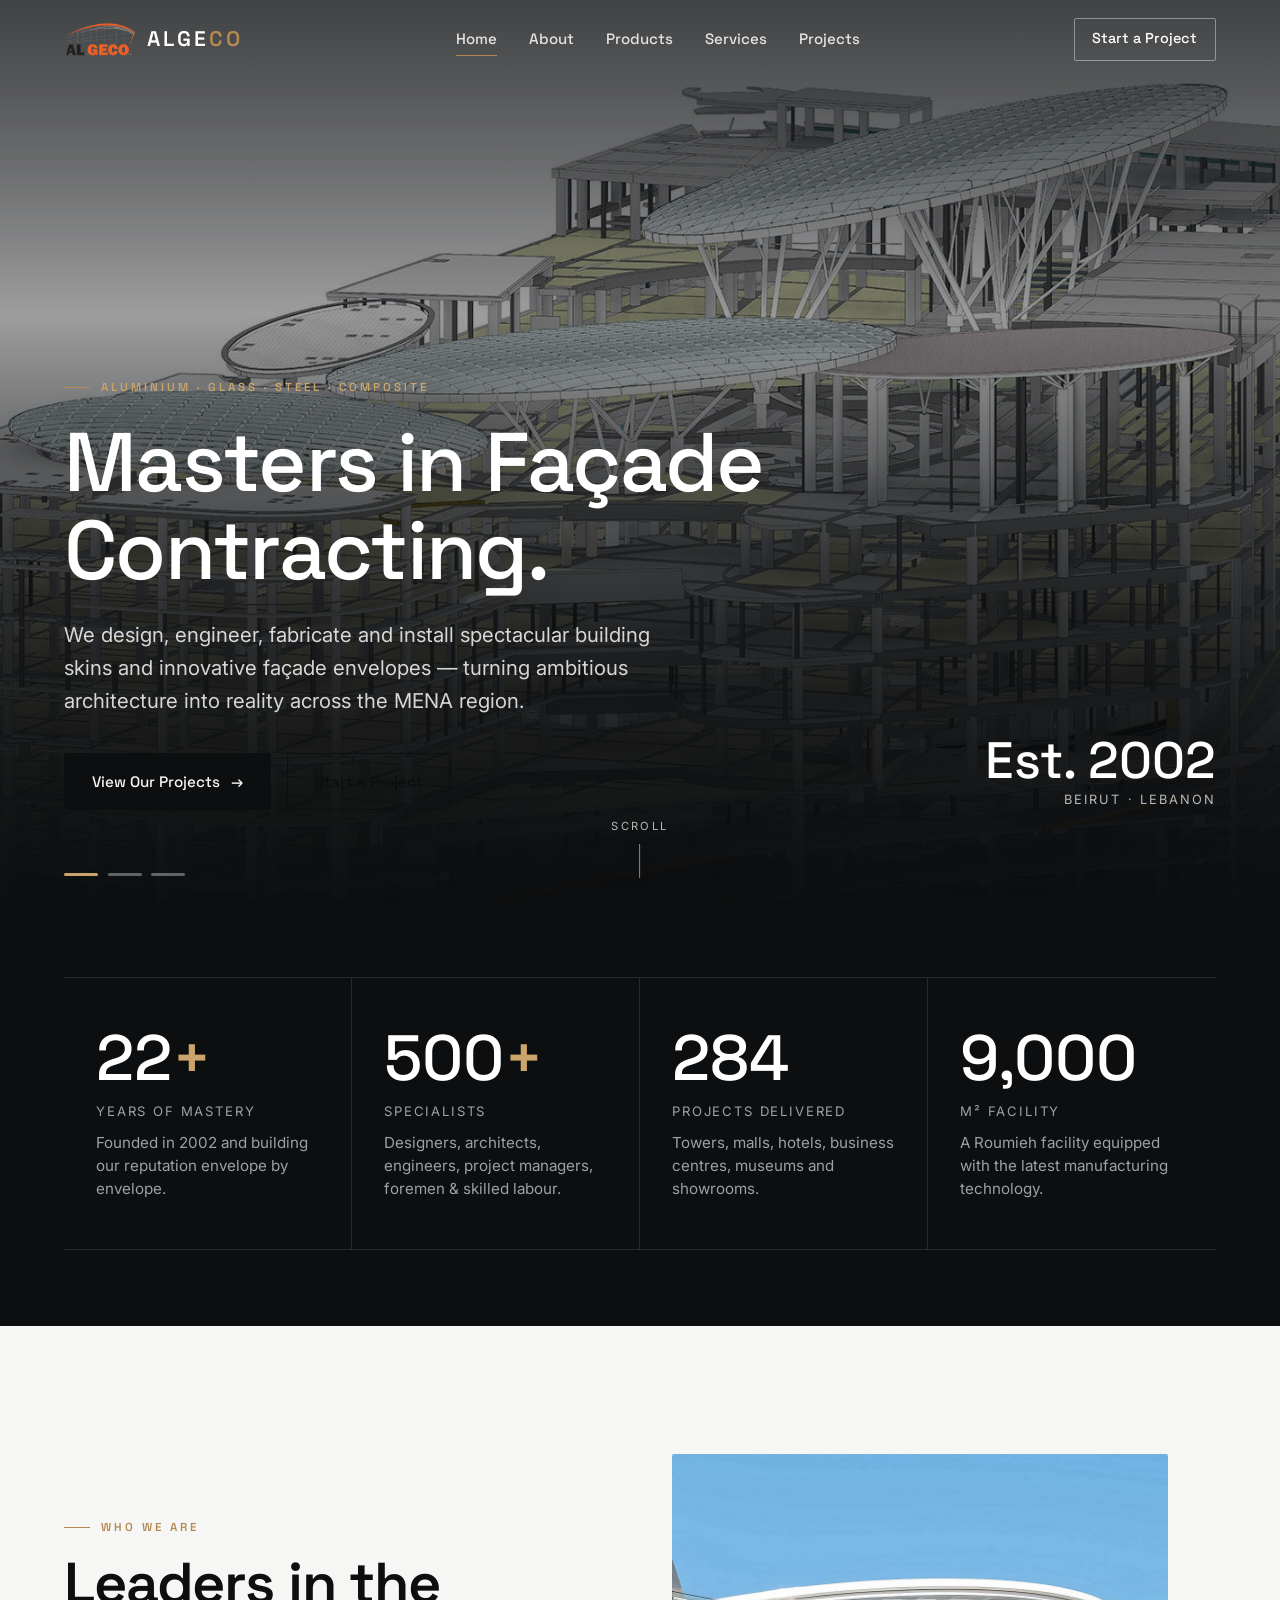
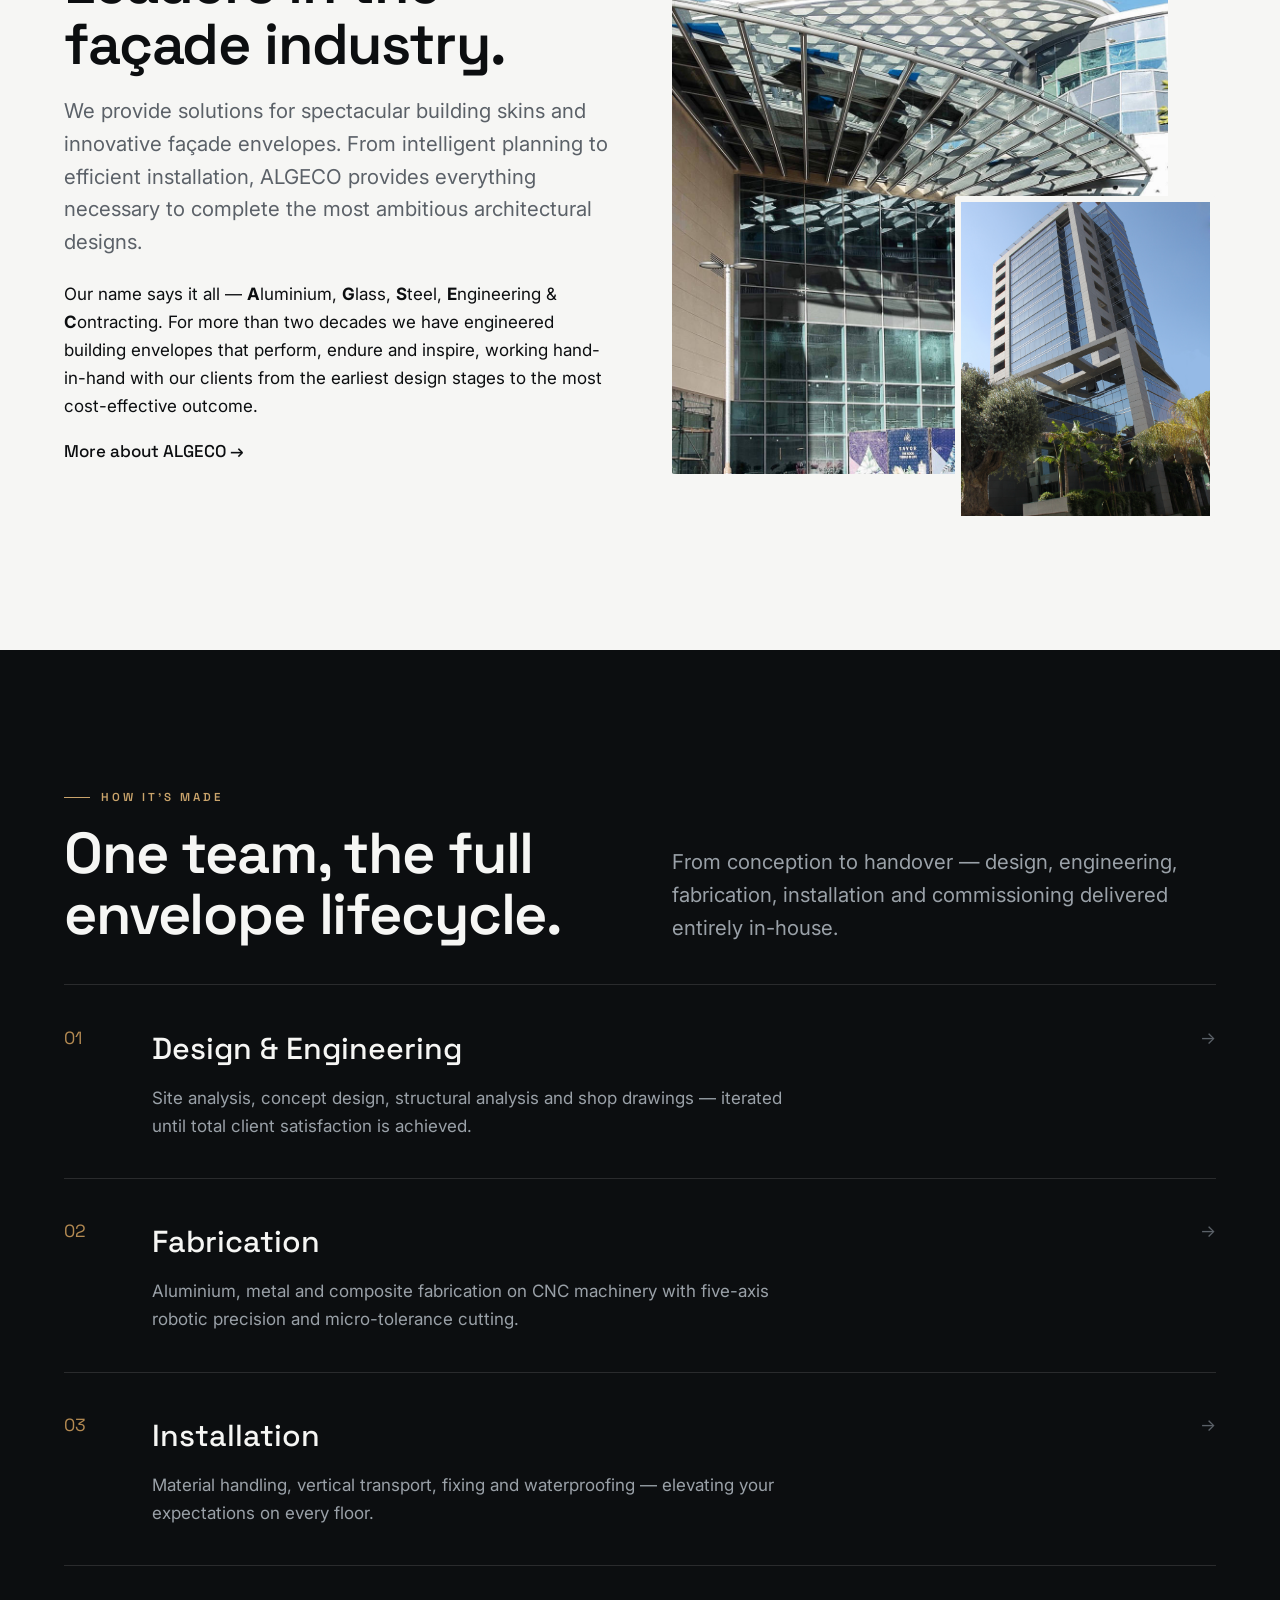
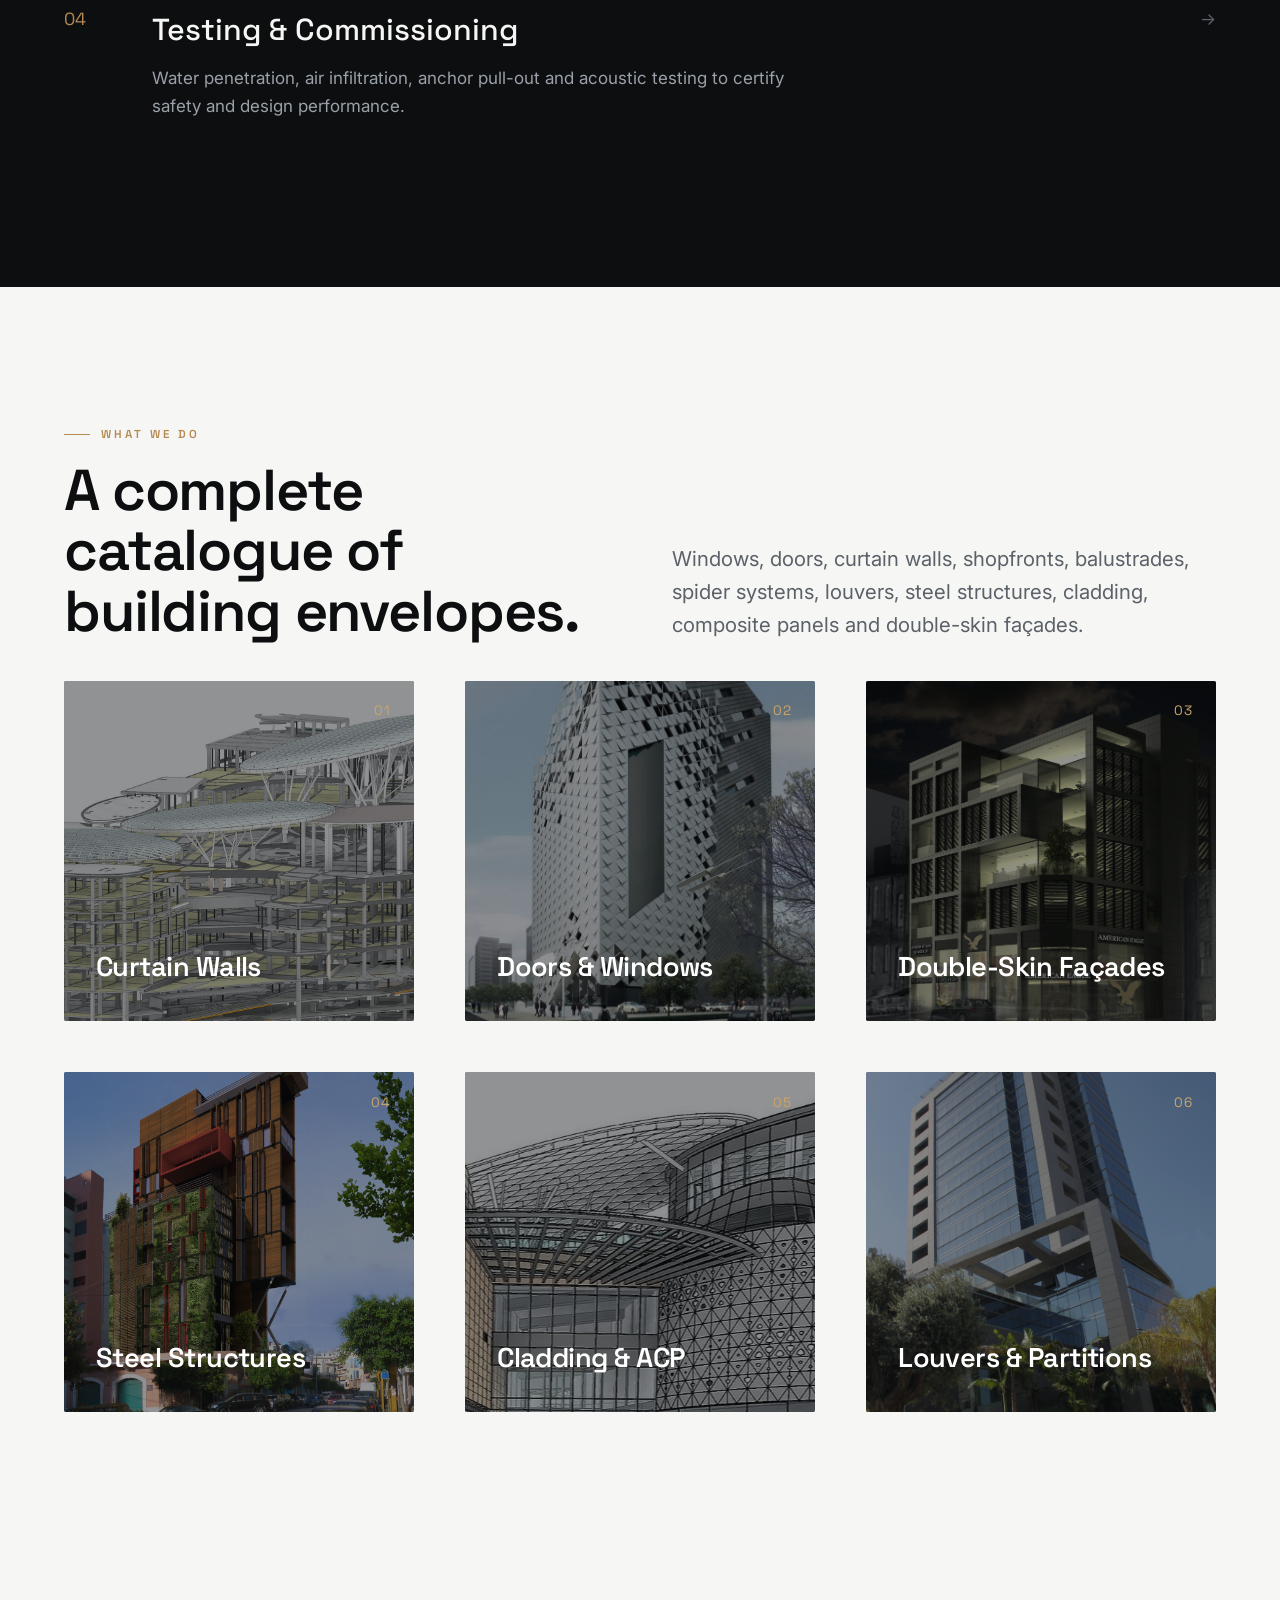
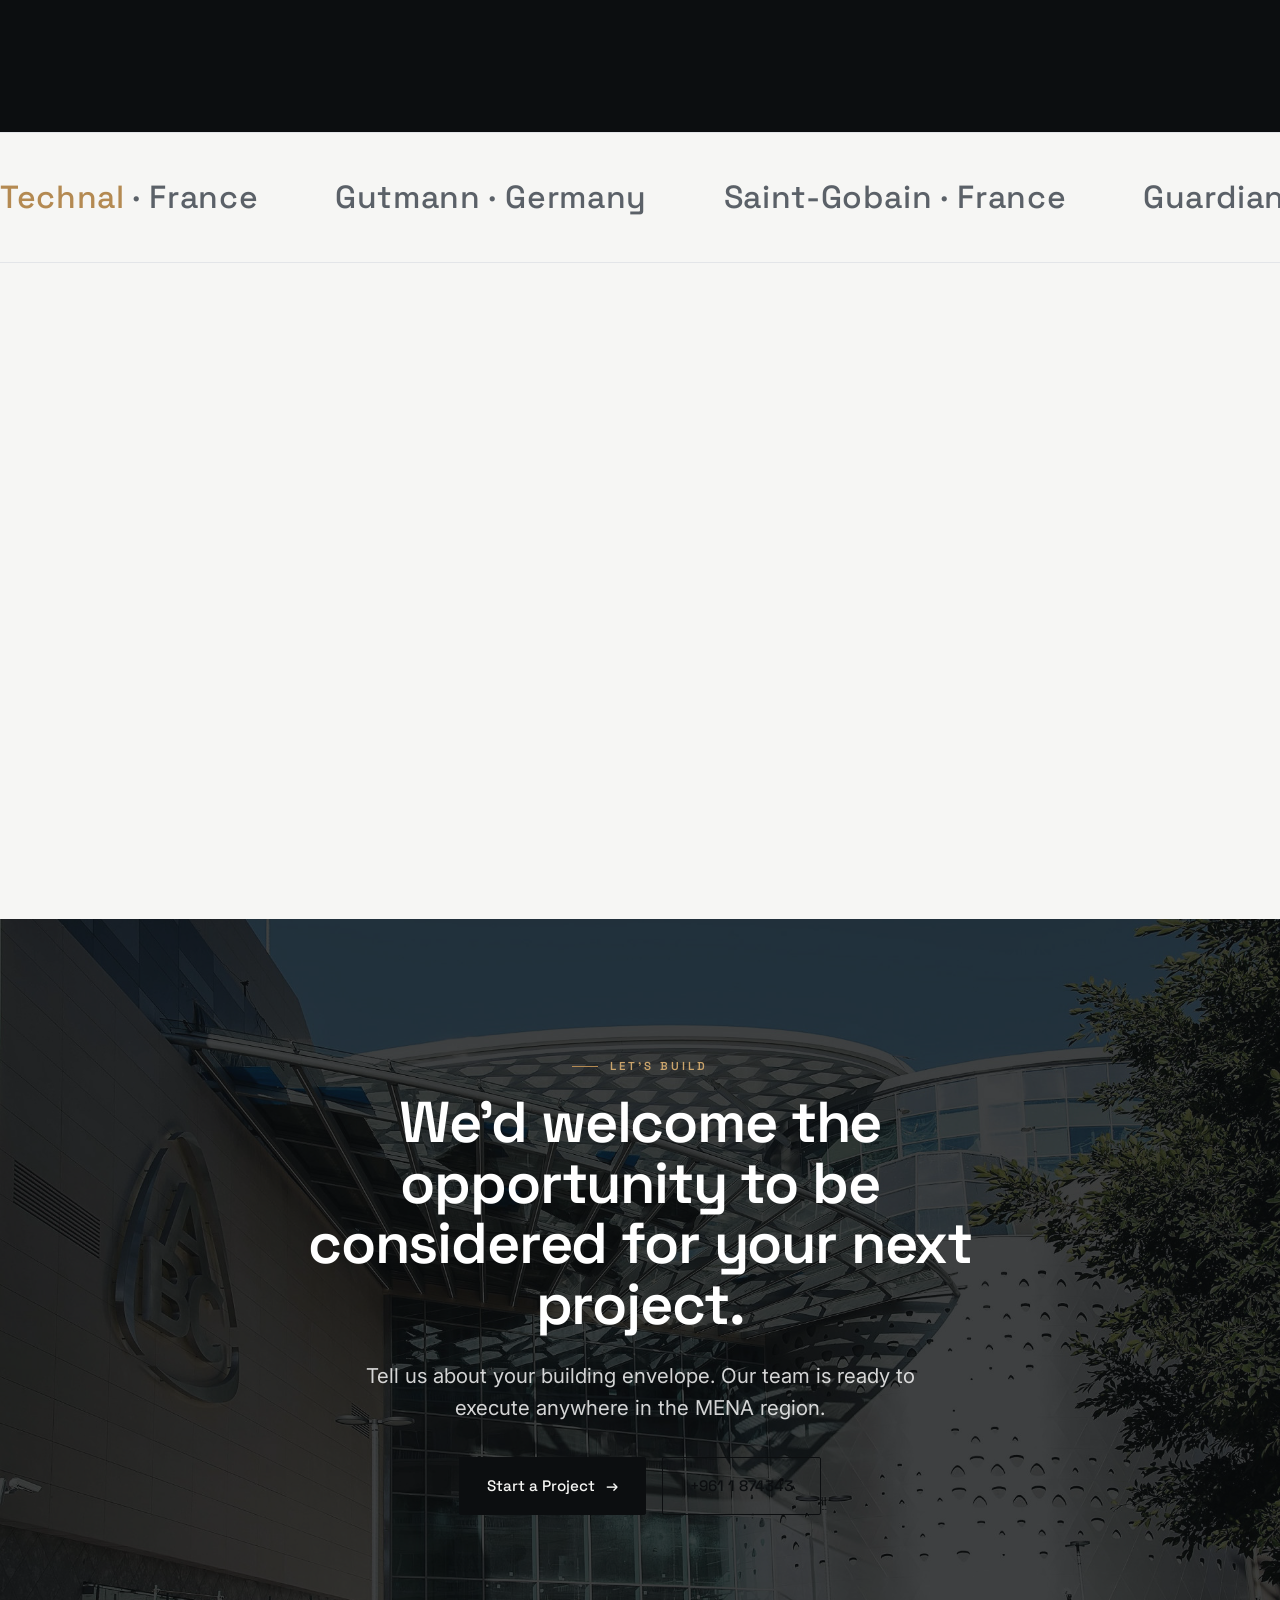
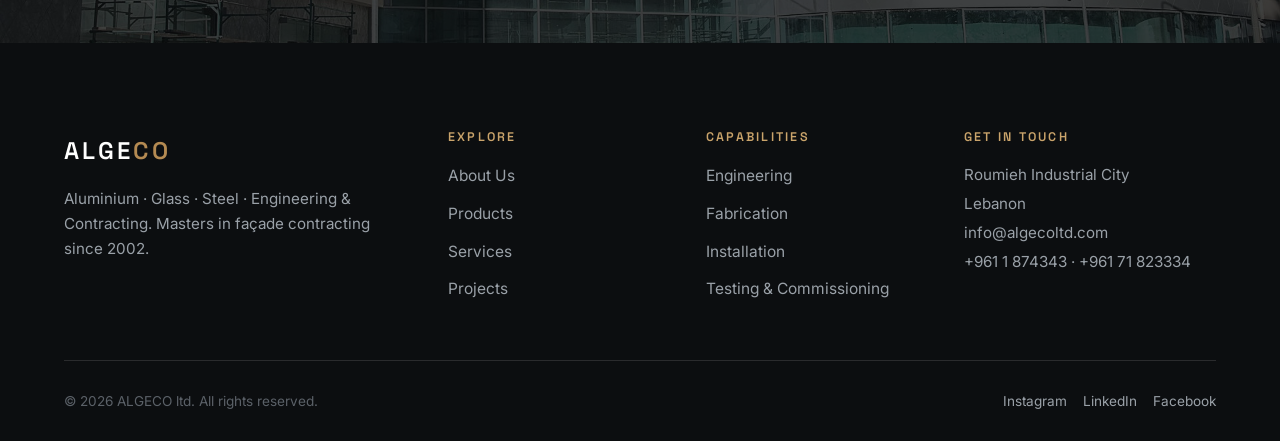
<file: index.html>
<!DOCTYPE html>
<html lang="en">
<head>
  <meta charset="UTF-8" />
  <meta name="viewport" content="width=device-width, initial-scale=1" />
  <title>ALGECO ltd. — Masters in Façade Contracting</title>
  <meta name="description" content="ALGECO ltd. — leaders in the façade industry. We engineer, fabricate and install building envelopes in aluminium, glass, steel and composite materials across the MENA region." />
  <link rel="icon" href="assets/img/logo.png" />
  <link rel="preconnect" href="https://fonts.googleapis.com" />
  <link rel="preconnect" href="https://fonts.gstatic.com" crossorigin />
  <link href="https://fonts.googleapis.com/css2?family=Space+Grotesk:wght@400;500;600;700&family=Inter:wght@400;500;600&display=swap" rel="stylesheet" />
  <link rel="stylesheet" href="assets/css/styles.css" />
</head>
<body>

  <!-- ============ NAV ============ -->
  <header class="nav over-dark" id="nav">
    <a class="nav__brand" href="index.html" aria-label="ALGECO home">
      <img src="assets/img/logo.png" alt="ALGECO" />
      <span class="nav__word">ALGE<b>CO</b></span>
    </a>
    <nav class="nav__links" aria-label="Primary">
      <a href="index.html" class="active">Home</a>
      <a href="about.html">About</a>
      <a href="products.html">Products</a>
      <a href="services.html">Services</a>
      <a href="projects.html">Projects</a>
    </nav>
    <a class="nav__cta" href="contact.html">Start a Project</a>
    <button class="nav__burger" aria-label="Open menu"><span></span><span></span><span></span></button>
  </header>

  <!-- ============ MOBILE MENU ============ -->
  <div class="mobile-menu" id="mobileMenu">
    <a href="index.html">Home <span>01</span></a>
    <a href="about.html">About <span>02</span></a>
    <a href="products.html">Products <span>03</span></a>
    <a href="services.html">Services <span>04</span></a>
    <a href="projects.html">Projects <span>05</span></a>
    <a href="contact.html">Contact <span>06</span></a>
    <div class="mobile-menu__foot">
      Roumieh Industrial City, Lebanon<br />
      <a href="mailto:info@algecoltd.com">info@algecoltd.com</a> · <a href="tel:+9611874343">+961 1 874343</a>
    </div>
  </div>

  <!-- ============ HERO ============ -->
  <section class="hero">
    <div class="hero__media">
      <div class="hero__slide active"><img src="assets/img/hero-tower.jpg" alt="Aluminium and glass façade by ALGECO" /></div>
      <div class="hero__slide"><img src="assets/img/hero-facade.jpg" alt="Curtain wall installation" /></div>
      <div class="hero__slide"><img src="assets/img/hero-wide.jpg" alt="Completed building envelope" /></div>
    </div>

    <div class="hero__inner">
      <span class="eyebrow" style="color:#caa46b">Aluminium · Glass · Steel · Composite</span>
      <h1 class="display">Masters in&nbsp;Façade Contracting.</h1>
      <p class="lead">We design, engineer, fabricate and install spectacular building skins and innovative façade envelopes — turning ambitious architecture into reality across the MENA region.</p>
      <div class="hero__actions">
        <a class="btn" href="projects.html">View Our Projects <span class="arr">→</span></a>
        <a class="btn ghost" href="contact.html">Start a Project</a>
      </div>
    </div>

    <div class="hero__meta">
      <span class="n">Est. 2002</span>
      <span class="l">Beirut · Lebanon</span>
    </div>

    <div class="hero__dots" role="tablist" aria-label="Hero slides">
      <button class="active" aria-label="Slide 1"></button>
      <button aria-label="Slide 2"></button>
      <button aria-label="Slide 3"></button>
    </div>
    <div class="scroll-cue">Scroll</div>
  </section>

  <!-- ============ STATS ============ -->
  <section class="section tight dark">
    <div class="container">
      <div class="stats">
        <div class="stat reveal">
          <div class="n"><span data-count="22">0</span><span class="suffix">+</span></div>
          <div class="l">Years of Mastery</div>
          <p>Founded in 2002 and building our reputation envelope by envelope.</p>
        </div>
        <div class="stat reveal d1">
          <div class="n"><span data-count="500">0</span><span class="suffix">+</span></div>
          <div class="l">Specialists</div>
          <p>Designers, architects, engineers, project managers, foremen & skilled labour.</p>
        </div>
        <div class="stat reveal d2">
          <div class="n"><span data-count="284">0</span></div>
          <div class="l">Projects Delivered</div>
          <p>Towers, malls, hotels, business centres, museums and showrooms.</p>
        </div>
        <div class="stat reveal d3">
          <div class="n"><span data-count="9000">0</span></div>
          <div class="l">m² Facility</div>
          <p>A Roumieh facility equipped with the latest manufacturing technology.</p>
        </div>
      </div>
    </div>
  </section>

  <!-- ============ WHO WE ARE ============ -->
  <section class="section">
    <div class="container split">
      <div class="split__body reveal">
        <span class="eyebrow">Who We Are</span>
        <h2 class="h-xl mt-1">Leaders in the façade industry.</h2>
        <p class="lead">We provide solutions for spectacular building skins and innovative façade envelopes. From intelligent planning to efficient installation, ALGECO provides everything necessary to complete the most ambitious architectural designs.</p>
        <p>Our name says it all — <b>A</b>luminium, <b>G</b>lass, <b>S</b>teel, <b>E</b>ngineering &amp; <b>C</b>ontracting. For more than two decades we have engineered building envelopes that perform, endure and inspire, working hand-in-hand with our clients from the earliest design stages to the most cost-effective outcome.</p>
        <p class="mt-2"><a class="link-arrow" href="about.html">More about ALGECO →</a></p>
      </div>
      <div class="split__media reveal d2">
        <div class="imgstack">
          <img src="assets/img/hero-facade.jpg" alt="ALGECO curtain wall" />
          <img src="assets/img/install-detail.jpg" alt="Façade installation detail" />
        </div>
      </div>
    </div>
  </section>

  <!-- ============ CAPABILITIES ============ -->
  <section class="section dark">
    <div class="container">
      <div class="split" style="align-items:end; margin-bottom:2.5rem">
        <div class="reveal">
          <span class="eyebrow">How It's Made</span>
          <h2 class="h-xl mt-1">One team, the full envelope lifecycle.</h2>
        </div>
        <p class="lead reveal d1">From conception to handover — design, engineering, fabrication, installation and commissioning delivered entirely in-house.</p>
      </div>

      <a class="cap reveal" href="services.html">
        <span class="cap__num">01</span>
        <span><span class="cap__t">Design &amp; Engineering</span><span class="cap__d" style="display:block">Site analysis, concept design, structural analysis and shop drawings — iterated until total client satisfaction is achieved.</span></span>
        <span class="cap__arr">→</span>
      </a>
      <a class="cap reveal" href="services.html">
        <span class="cap__num">02</span>
        <span><span class="cap__t">Fabrication</span><span class="cap__d" style="display:block">Aluminium, metal and composite fabrication on CNC machinery with five-axis robotic precision and micro-tolerance cutting.</span></span>
        <span class="cap__arr">→</span>
      </a>
      <a class="cap reveal" href="services.html">
        <span class="cap__num">03</span>
        <span><span class="cap__t">Installation</span><span class="cap__d" style="display:block">Material handling, vertical transport, fixing and waterproofing — elevating your expectations on every floor.</span></span>
        <span class="cap__arr">→</span>
      </a>
      <a class="cap reveal" href="services.html">
        <span class="cap__num">04</span>
        <span><span class="cap__t">Testing &amp; Commissioning</span><span class="cap__d" style="display:block">Water penetration, air infiltration, anchor pull-out and acoustic testing to certify safety and design performance.</span></span>
        <span class="cap__arr">→</span>
      </a>
    </div>
  </section>

  <!-- ============ PRODUCTS ============ -->
  <section class="section">
    <div class="container">
      <div class="split" style="align-items:end; margin-bottom:2.5rem">
        <div class="reveal">
          <span class="eyebrow">What We Do</span>
          <h2 class="h-xl mt-1">A complete catalogue of building envelopes.</h2>
        </div>
        <p class="lead reveal d1">Windows, doors, curtain walls, shopfronts, balustrades, spider systems, louvers, steel structures, cladding, composite panels and double-skin façades.</p>
      </div>

      <div class="grid cols-3">
        <a class="pcard reveal" href="products.html">
          <span class="pn">01</span>
          <img src="assets/img/hero-tower.jpg" alt="Curtain walls" />
          <div class="pcard__body"><h3>Curtain Walls</h3><p>Stick-built and unitised systems — glass, spandrel, metal panels and brise-soleils.</p></div>
        </a>
        <a class="pcard reveal d1" href="products.html">
          <span class="pn">02</span>
          <img src="assets/img/proj-tower.jpg" alt="Casement doors and windows" />
          <div class="pcard__body"><h3>Doors &amp; Windows</h3><p>Casement, awning and hopper systems by Technal and Gutmann.</p></div>
        </a>
        <a class="pcard reveal d2" href="products.html">
          <span class="pn">03</span>
          <img src="assets/img/proj-hamra.jpg" alt="Double skin façades" />
          <div class="pcard__body"><h3>Double-Skin Façades</h3><p>Twin-skin envelopes with a ventilated cavity for shade and performance.</p></div>
        </a>
        <a class="pcard reveal" href="products.html">
          <span class="pn">04</span>
          <img src="assets/img/proj-aa.jpg" alt="Steel structures" />
          <div class="pcard__body"><h3>Steel Structures</h3><p>Structural steel engineered for strength, durability and speed of construction.</p></div>
        </a>
        <a class="pcard reveal d1" href="products.html">
          <span class="pn">05</span>
          <img src="assets/img/proj-abc.jpg" alt="Exterior metal cladding" />
          <div class="pcard__body"><h3>Cladding &amp; ACP</h3><p>Aluminium, zinc, copper, corten and composite panels for flawless façades.</p></div>
        </a>
        <a class="pcard reveal d2" href="products.html">
          <span class="pn">06</span>
          <img src="assets/img/install-detail.jpg" alt="Louvers and partitions" />
          <div class="pcard__body"><h3>Louvers &amp; Partitions</h3><p>Climate-controlling louvers and glazed internal partitions for modern interiors.</p></div>
        </a>
      </div>
      <p class="mt-3 reveal"><a class="btn ghost" href="products.html">Explore All Products <span class="arr">→</span></a></p>
    </div>
  </section>

  <!-- ============ FEATURED PROJECTS ============ -->
  <section class="section dark">
    <div class="container">
      <div class="split" style="align-items:end; margin-bottom:2.5rem">
        <div class="reveal">
          <span class="eyebrow">What's Cooking</span>
          <h2 class="h-xl mt-1">Selected work.</h2>
        </div>
        <p class="lead reveal d1">Sub-contracting most of the major projects in Lebanon — and executing across the Middle East and Africa.</p>
      </div>

      <div class="pgrid">
        <article class="proj c-7 reveal min-tall">
          <img src="assets/img/hero-wide.jpg" alt="ABC Verdun Mall" />
          <div class="proj__cap">
            <span class="cat">Retail · Beirut</span>
            <h3>ABC Verdun Mall</h3>
            <p class="desc">Custom aluminium &amp; ACP cladding with inclined curtain walls.</p>
          </div>
        </article>
        <article class="proj c-5 reveal d1 min-tall">
          <img src="assets/img/proj-district.png" alt="District //S" />
          <div class="proj__cap">
            <span class="cat">Mixed-use · Beirut</span>
            <h3>District //S</h3>
            <p class="desc">Technal casement windows and louver systems.</p>
          </div>
        </article>
        <article class="proj c-5 reveal min-tall">
          <img src="assets/img/proj-tower.jpg" alt="WaterFront City" />
          <div class="proj__cap">
            <span class="cat">Residential · Dbayeh</span>
            <h3>WaterFront City</h3>
            <p class="desc">Gutmann curtain wall with irregularly shaped casement windows.</p>
          </div>
        </article>
        <article class="proj c-7 reveal d1 min-tall">
          <img src="assets/img/proj-cnam.png" alt="CNAM University" />
          <div class="proj__cap">
            <span class="cat">Education · Beirut</span>
            <h3>CNAM University</h3>
            <p class="desc">A landmark institutional envelope delivered end-to-end.</p>
          </div>
        </article>
      </div>
      <p class="mt-3 reveal"><a class="btn" href="projects.html">All Projects <span class="arr">→</span></a></p>
    </div>
  </section>

  <!-- ============ PARTNERS MARQUEE ============ -->
  <div class="marquee">
    <div class="marquee__track">
      <span><b>Technal</b> · France</span><span>Gutmann · Germany</span><span>Saint-Gobain · France</span><span>Guardian Glass · N. America</span><span>SAPA</span>
      <span><b>Technal</b> · France</span><span>Gutmann · Germany</span><span>Saint-Gobain · France</span><span>Guardian Glass · N. America</span><span>SAPA</span>
    </div>
  </div>

  <!-- ============ DIRECTOR QUOTE ============ -->
  <section class="section">
    <div class="container quote">
      <div class="quote__img reveal"><img src="assets/img/about-facility.jpg" alt="ALGECO leadership" /></div>
      <div class="reveal d1">
        <span class="eyebrow">From Our Director</span>
        <blockquote class="mt-2"><span class="mark">“</span>Our goal is simple. We strive to exceed our clients' expectations — collaborating from the earliest design stages to translate project ideas into reality at the most cost-effective outcome.<span class="mark">”</span></blockquote>
        <cite><b>Jean A. Gemayel</b><span>Managing Director — ALGECO ltd.</span></cite>
      </div>
    </div>
  </section>

  <!-- ============ CTA ============ -->
  <section class="section cta">
    <div class="cta__media"><img src="assets/img/hero-facade.jpg" alt="" /></div>
    <div class="container">
      <span class="eyebrow center" style="color:#caa46b">Let's Build</span>
      <h2 class="h-xl">We'd welcome the opportunity to be considered for your next project.</h2>
      <p class="lead">Tell us about your building envelope. Our team is ready to execute anywhere in the MENA region.</p>
      <div class="cta__actions">
        <a class="btn" href="contact.html">Start a Project <span class="arr">→</span></a>
        <a class="btn ghost" href="tel:+9611874343">+961 1 874343</a>
      </div>
    </div>
  </section>

  <!-- ============ FOOTER ============ -->
  <footer class="footer">
    <div class="container">
      <div class="footer__top">
        <div class="footer__brand">
          <span class="nav__word">ALGE<b>CO</b></span>
          <p>Aluminium · Glass · Steel · Engineering &amp; Contracting. Masters in façade contracting since 2002.</p>
        </div>
        <div>
          <h4>Explore</h4>
          <ul class="footer__links">
            <li><a href="about.html">About Us</a></li>
            <li><a href="products.html">Products</a></li>
            <li><a href="services.html">Services</a></li>
            <li><a href="projects.html">Projects</a></li>
          </ul>
        </div>
        <div>
          <h4>Capabilities</h4>
          <ul class="footer__links">
            <li><a href="services.html">Engineering</a></li>
            <li><a href="services.html">Fabrication</a></li>
            <li><a href="services.html">Installation</a></li>
            <li><a href="services.html">Testing &amp; Commissioning</a></li>
          </ul>
        </div>
        <div>
          <h4>Get in Touch</h4>
          <div class="footer__contact">
            Roumieh Industrial City<br />Lebanon<br />
            <a href="mailto:info@algecoltd.com">info@algecoltd.com</a><br />
            <a href="tel:+9611874343">+961 1 874343</a> · <a href="tel:+96171823334">+961 71 823334</a>
          </div>
        </div>
      </div>
      <div class="footer__bottom">
        <span>© <span data-year>2026</span> ALGECO ltd. All rights reserved.</span>
        <div class="footer__social">
          <a href="https://www.instagram.com/algecoltd/" aria-label="Instagram">Instagram</a>
          <a href="https://www.linkedin.com/company/algecoltd" aria-label="LinkedIn">LinkedIn</a>
          <a href="https://www.facebook.com/algecoltd/" aria-label="Facebook">Facebook</a>
        </div>
      </div>
    </div>
  </footer>

  <script src="assets/js/main.js"></script>
</body>
</html>
</file>
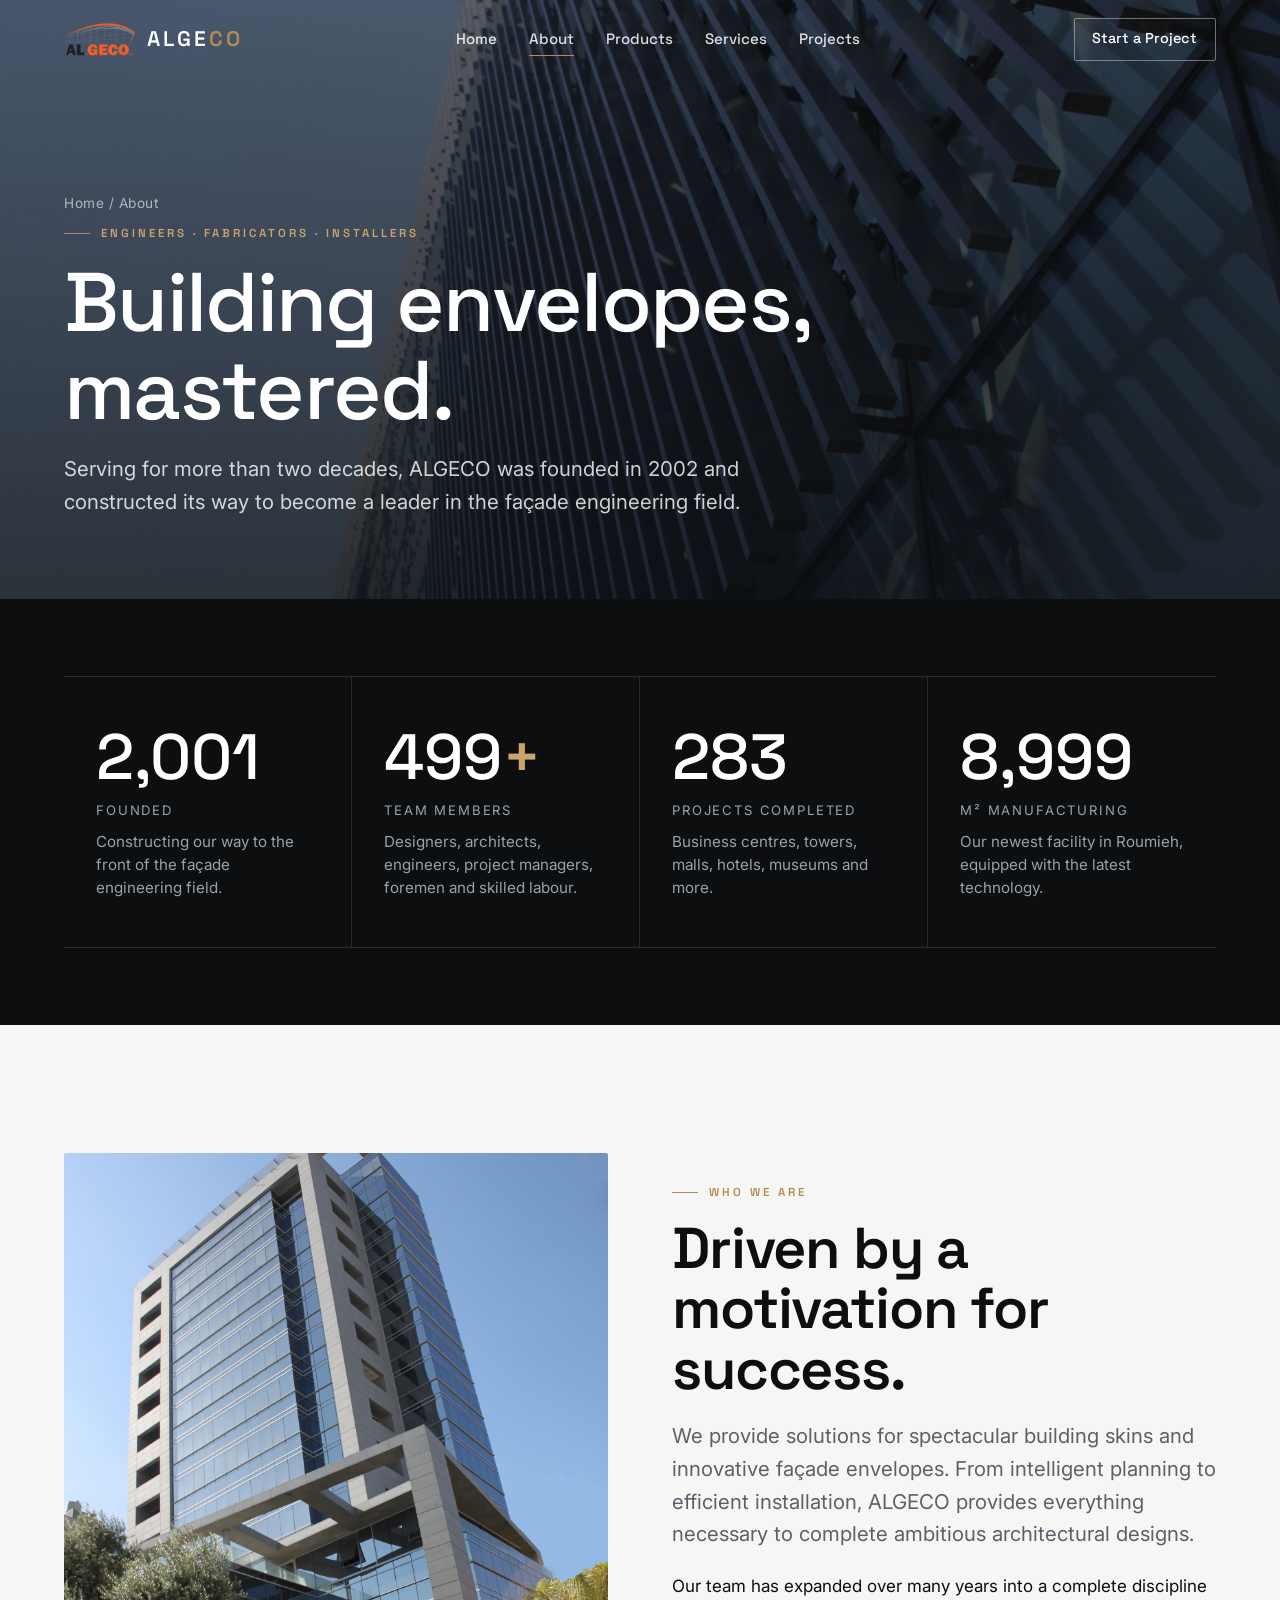
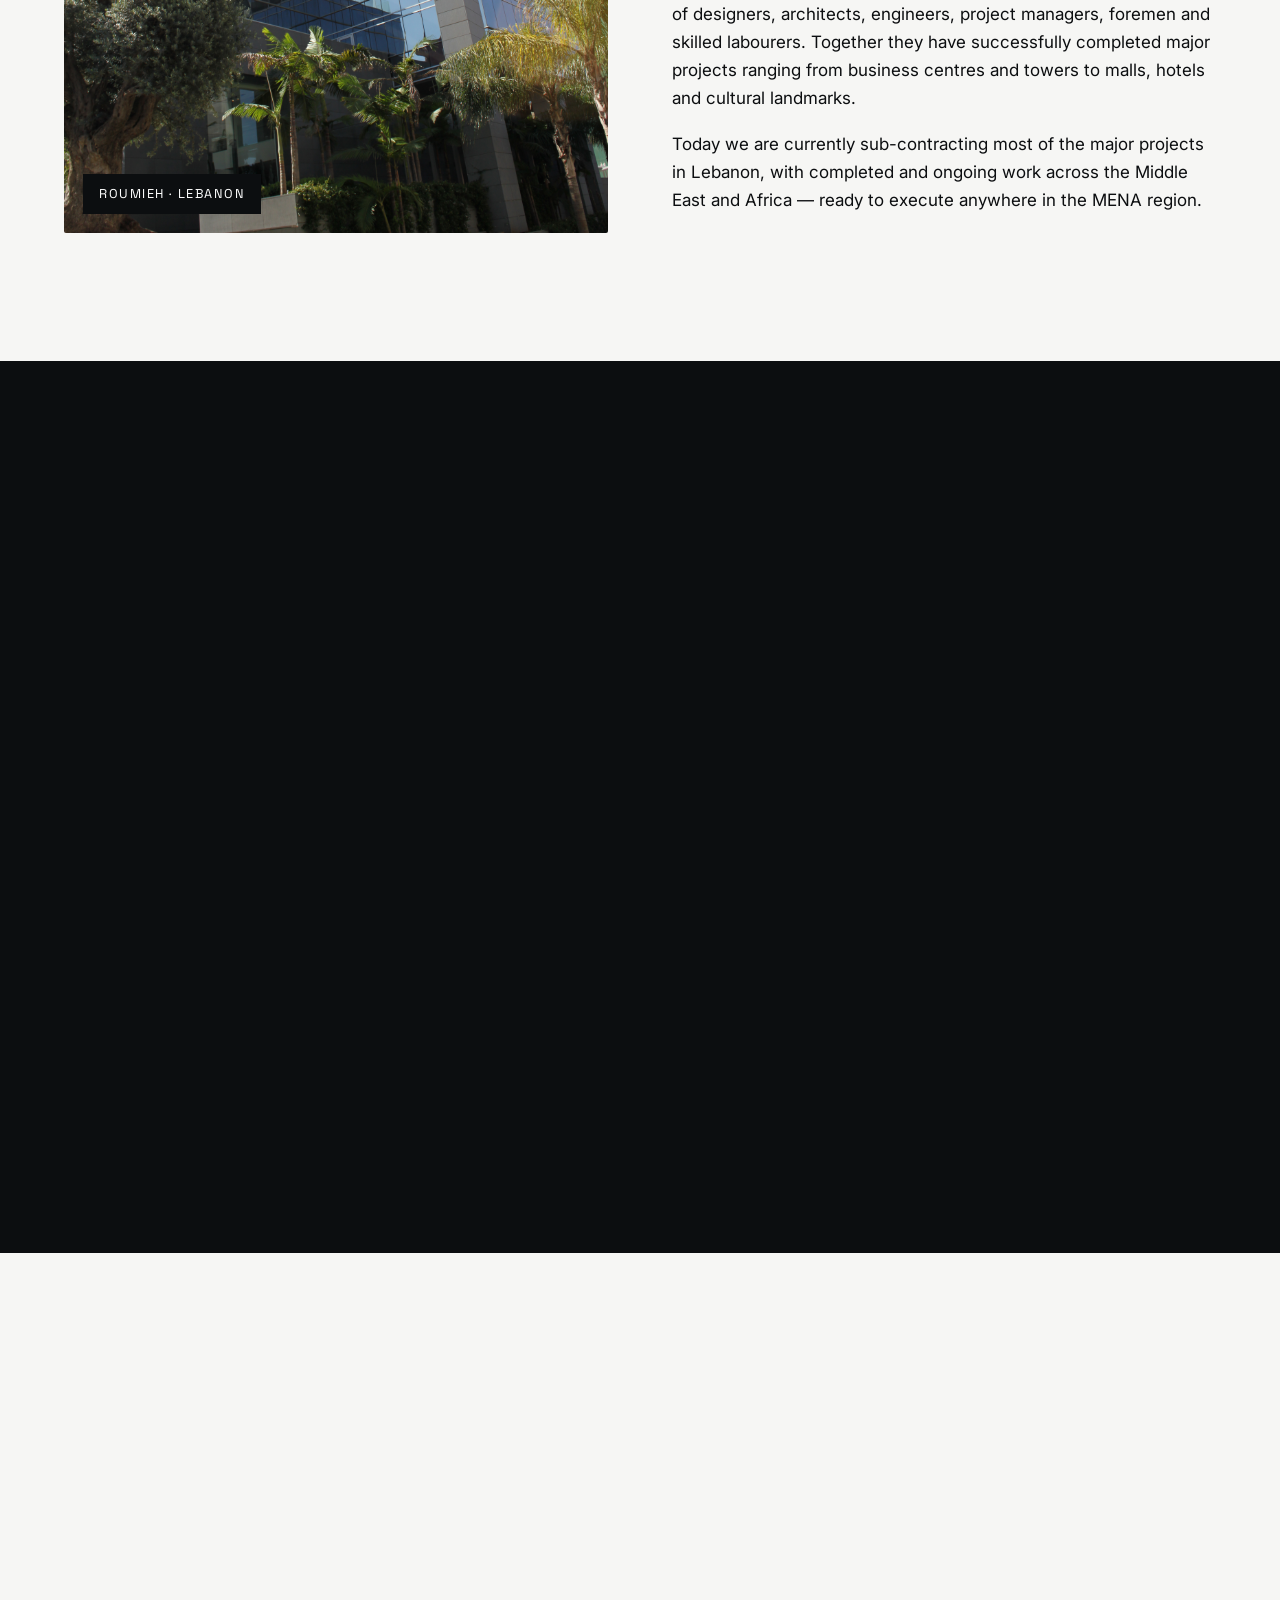
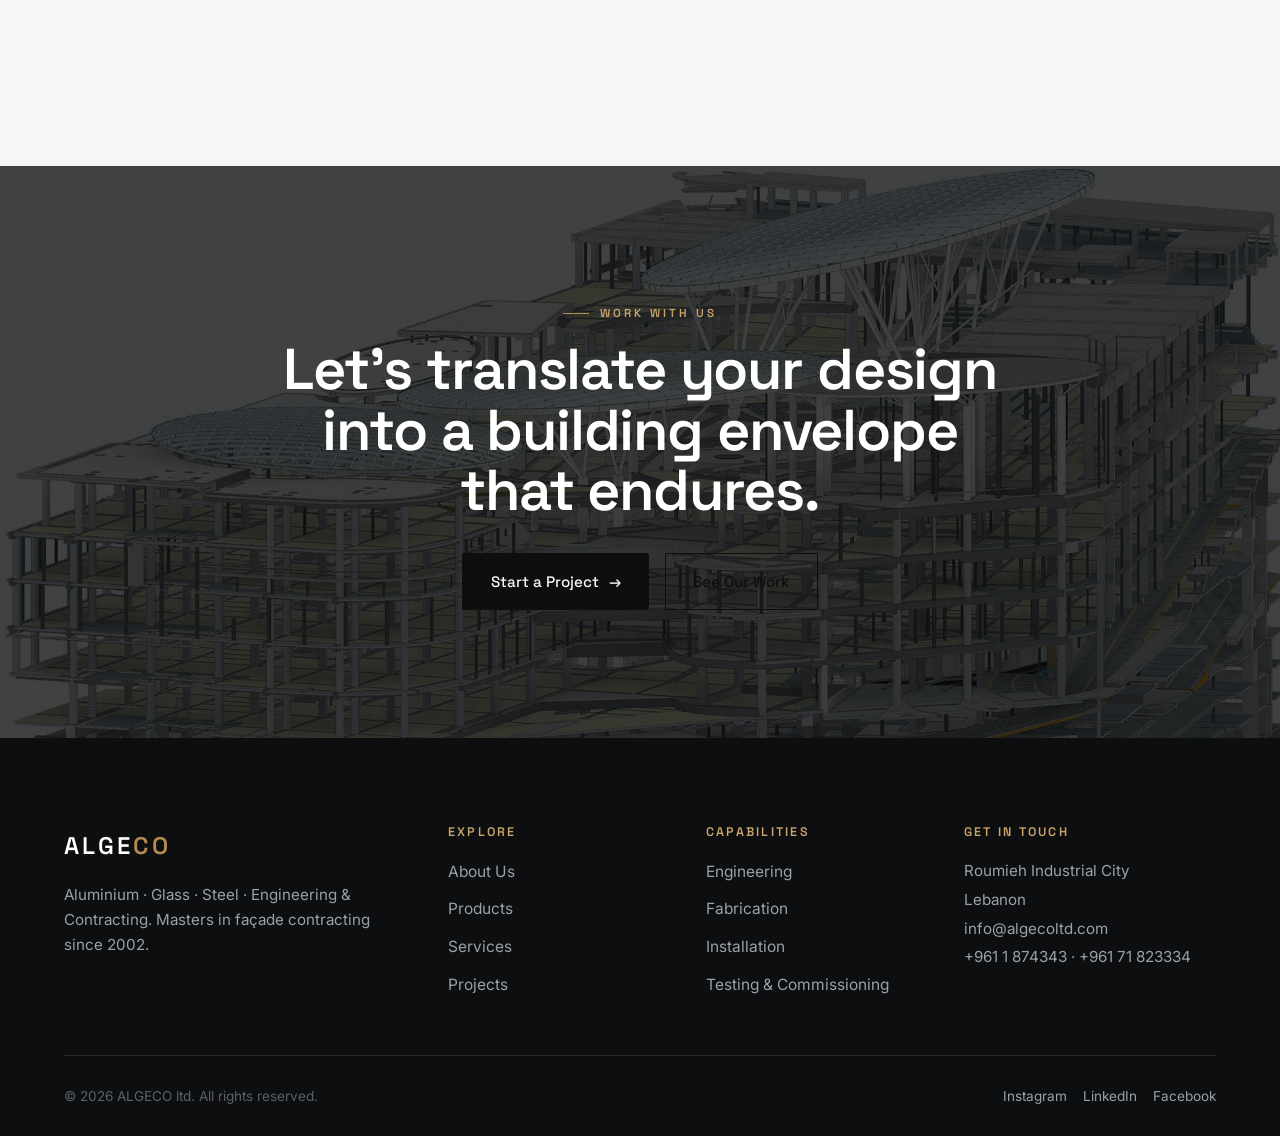
<file: about.html>
<!DOCTYPE html>
<html lang="en">
<head>
  <meta charset="UTF-8" />
  <meta name="viewport" content="width=device-width, initial-scale=1" />
  <title>About — ALGECO ltd.</title>
  <meta name="description" content="Founded in 2002, ALGECO ltd. constructed its way to become a leader in façade engineering — 500+ specialists, 284 projects delivered and a 9,000 m² facility in Roumieh, Lebanon." />
  <link rel="icon" href="assets/img/logo.png" />
  <link rel="preconnect" href="https://fonts.googleapis.com" />
  <link rel="preconnect" href="https://fonts.gstatic.com" crossorigin />
  <link href="https://fonts.googleapis.com/css2?family=Space+Grotesk:wght@400;500;600;700&family=Inter:wght@400;500;600&display=swap" rel="stylesheet" />
  <link rel="stylesheet" href="assets/css/styles.css" />
</head>
<body>

  <header class="nav over-dark" id="nav">
    <a class="nav__brand" href="index.html" aria-label="ALGECO home">
      <img src="assets/img/logo.png" alt="ALGECO" />
      <span class="nav__word">ALGE<b>CO</b></span>
    </a>
    <nav class="nav__links" aria-label="Primary">
      <a href="index.html">Home</a>
      <a href="about.html" class="active">About</a>
      <a href="products.html">Products</a>
      <a href="services.html">Services</a>
      <a href="projects.html">Projects</a>
    </nav>
    <a class="nav__cta" href="contact.html">Start a Project</a>
    <button class="nav__burger" aria-label="Open menu"><span></span><span></span><span></span></button>
  </header>

  <div class="mobile-menu" id="mobileMenu">
    <a href="index.html">Home <span>01</span></a>
    <a href="about.html">About <span>02</span></a>
    <a href="products.html">Products <span>03</span></a>
    <a href="services.html">Services <span>04</span></a>
    <a href="projects.html">Projects <span>05</span></a>
    <a href="contact.html">Contact <span>06</span></a>
    <div class="mobile-menu__foot">
      Roumieh Industrial City, Lebanon<br />
      <a href="mailto:info@algecoltd.com">info@algecoltd.com</a> · <a href="tel:+9611874343">+961 1 874343</a>
    </div>
  </div>

  <!-- PAGE HERO -->
  <section class="pagehero">
    <div class="pagehero__media"><img src="assets/img/about-facility.jpg" alt="ALGECO facility" /></div>
    <div class="container">
      <p class="crumbs"><a href="index.html">Home</a> / About</p>
      <span class="eyebrow" style="color:#caa46b">Engineers · Fabricators · Installers</span>
      <h1 class="display">Building envelopes, mastered.</h1>
      <p class="lead">Serving for more than two decades, ALGECO was founded in 2002 and constructed its way to become a leader in the façade engineering field.</p>
    </div>
  </section>

  <!-- STATS -->
  <section class="section tight dark">
    <div class="container">
      <div class="stats">
        <div class="stat reveal">
          <div class="n"><span data-count="2002">0</span></div>
          <div class="l">Founded</div>
          <p>Constructing our way to the front of the façade engineering field.</p>
        </div>
        <div class="stat reveal d1">
          <div class="n"><span data-count="500">0</span><span class="suffix">+</span></div>
          <div class="l">Team Members</div>
          <p>Designers, architects, engineers, project managers, foremen and skilled labour.</p>
        </div>
        <div class="stat reveal d2">
          <div class="n"><span data-count="284">0</span></div>
          <div class="l">Projects Completed</div>
          <p>Business centres, towers, malls, hotels, museums and more.</p>
        </div>
        <div class="stat reveal d3">
          <div class="n"><span data-count="9000">0</span></div>
          <div class="l">m² Manufacturing</div>
          <p>Our newest facility in Roumieh, equipped with the latest technology.</p>
        </div>
      </div>
    </div>
  </section>

  <!-- STORY -->
  <section class="section">
    <div class="container split">
      <div class="split__media reveal">
        <img src="assets/img/install-detail.jpg" alt="ALGECO craftsmanship" style="aspect-ratio:4/5;object-fit:cover;border-radius:2px" />
        <span class="tag">Roumieh · Lebanon</span>
      </div>
      <div class="split__body reveal d1">
        <span class="eyebrow">Who We Are</span>
        <h2 class="h-xl mt-1">Driven by a motivation for success.</h2>
        <p class="lead">We provide solutions for spectacular building skins and innovative façade envelopes. From intelligent planning to efficient installation, ALGECO provides everything necessary to complete ambitious architectural designs.</p>
        <p>Our team has expanded over many years into a complete discipline of designers, architects, engineers, project managers, foremen and skilled labourers. Together they have successfully completed major projects ranging from business centres and towers to malls, hotels and cultural landmarks.</p>
        <p>Today we are currently sub-contracting most of the major projects in Lebanon, with completed and ongoing work across the Middle East and Africa — ready to execute anywhere in the MENA region.</p>
      </div>
    </div>
  </section>

  <!-- DIRECTOR MESSAGE -->
  <section class="section dark">
    <div class="container quote">
      <div class="quote__img reveal"><img src="assets/img/proj-tower.jpg" alt="Jean A. Gemayel" /></div>
      <div class="reveal d1">
        <span class="eyebrow">A Message From Our Director</span>
        <blockquote class="mt-2"><span class="mark">“</span>I have seen the construction industry evolve, but what hasn't changed is the fundamental desire of every client to find the most reliable team to deliver their project. We have built our reputation, and long-lasting client relationships, by committing to deliver the best in our industry — in quality, workmanship, suppliers and machine providers.<span class="mark">”</span></blockquote>
        <p class="lead mt-2">Our managing partners, Jean and Jack Gemayel, lead a team of experts who collaborate with you to translate project ideas into reality — working together from the earliest design stages to achieve the most cost-effective outcome.</p>
        <cite><b>Jean A. Gemayel</b><span>Managing Director — ALGECO ltd.</span></cite>
      </div>
    </div>
  </section>

  <!-- VISION -->
  <section class="section">
    <div class="container">
      <div class="divider-label reveal"><span>Our Vision</span></div>
      <div class="split" style="align-items:start">
        <h2 class="h-lg reveal">Pushing the construction industry to its limits.</h2>
        <p class="lead reveal d1">We exist to offer clients and future investors better, more optimised products and services. The more we strive to optimise our products and workflows, the sooner we reach true sustainability — where all things are interconnected and work together for the benefit of society and ourselves.</p>
      </div>
    </div>
  </section>

  <!-- CTA -->
  <section class="section cta">
    <div class="cta__media"><img src="assets/img/hero-tower.jpg" alt="" /></div>
    <div class="container">
      <span class="eyebrow center" style="color:#caa46b">Work With Us</span>
      <h2 class="h-xl">Let's translate your design into a building envelope that endures.</h2>
      <div class="cta__actions">
        <a class="btn" href="contact.html">Start a Project <span class="arr">→</span></a>
        <a class="btn ghost" href="projects.html">See Our Work</a>
      </div>
    </div>
  </section>

  <footer class="footer">
    <div class="container">
      <div class="footer__top">
        <div class="footer__brand">
          <span class="nav__word">ALGE<b>CO</b></span>
          <p>Aluminium · Glass · Steel · Engineering &amp; Contracting. Masters in façade contracting since 2002.</p>
        </div>
        <div>
          <h4>Explore</h4>
          <ul class="footer__links">
            <li><a href="about.html">About Us</a></li>
            <li><a href="products.html">Products</a></li>
            <li><a href="services.html">Services</a></li>
            <li><a href="projects.html">Projects</a></li>
          </ul>
        </div>
        <div>
          <h4>Capabilities</h4>
          <ul class="footer__links">
            <li><a href="services.html">Engineering</a></li>
            <li><a href="services.html">Fabrication</a></li>
            <li><a href="services.html">Installation</a></li>
            <li><a href="services.html">Testing &amp; Commissioning</a></li>
          </ul>
        </div>
        <div>
          <h4>Get in Touch</h4>
          <div class="footer__contact">
            Roumieh Industrial City<br />Lebanon<br />
            <a href="mailto:info@algecoltd.com">info@algecoltd.com</a><br />
            <a href="tel:+9611874343">+961 1 874343</a> · <a href="tel:+96171823334">+961 71 823334</a>
          </div>
        </div>
      </div>
      <div class="footer__bottom">
        <span>© <span data-year>2026</span> ALGECO ltd. All rights reserved.</span>
        <div class="footer__social">
          <a href="https://www.instagram.com/algecoltd/">Instagram</a>
          <a href="https://www.linkedin.com/company/algecoltd">LinkedIn</a>
          <a href="https://www.facebook.com/algecoltd/">Facebook</a>
        </div>
      </div>
    </div>
  </footer>

  <script src="assets/js/main.js"></script>
</body>
</html>
</file>
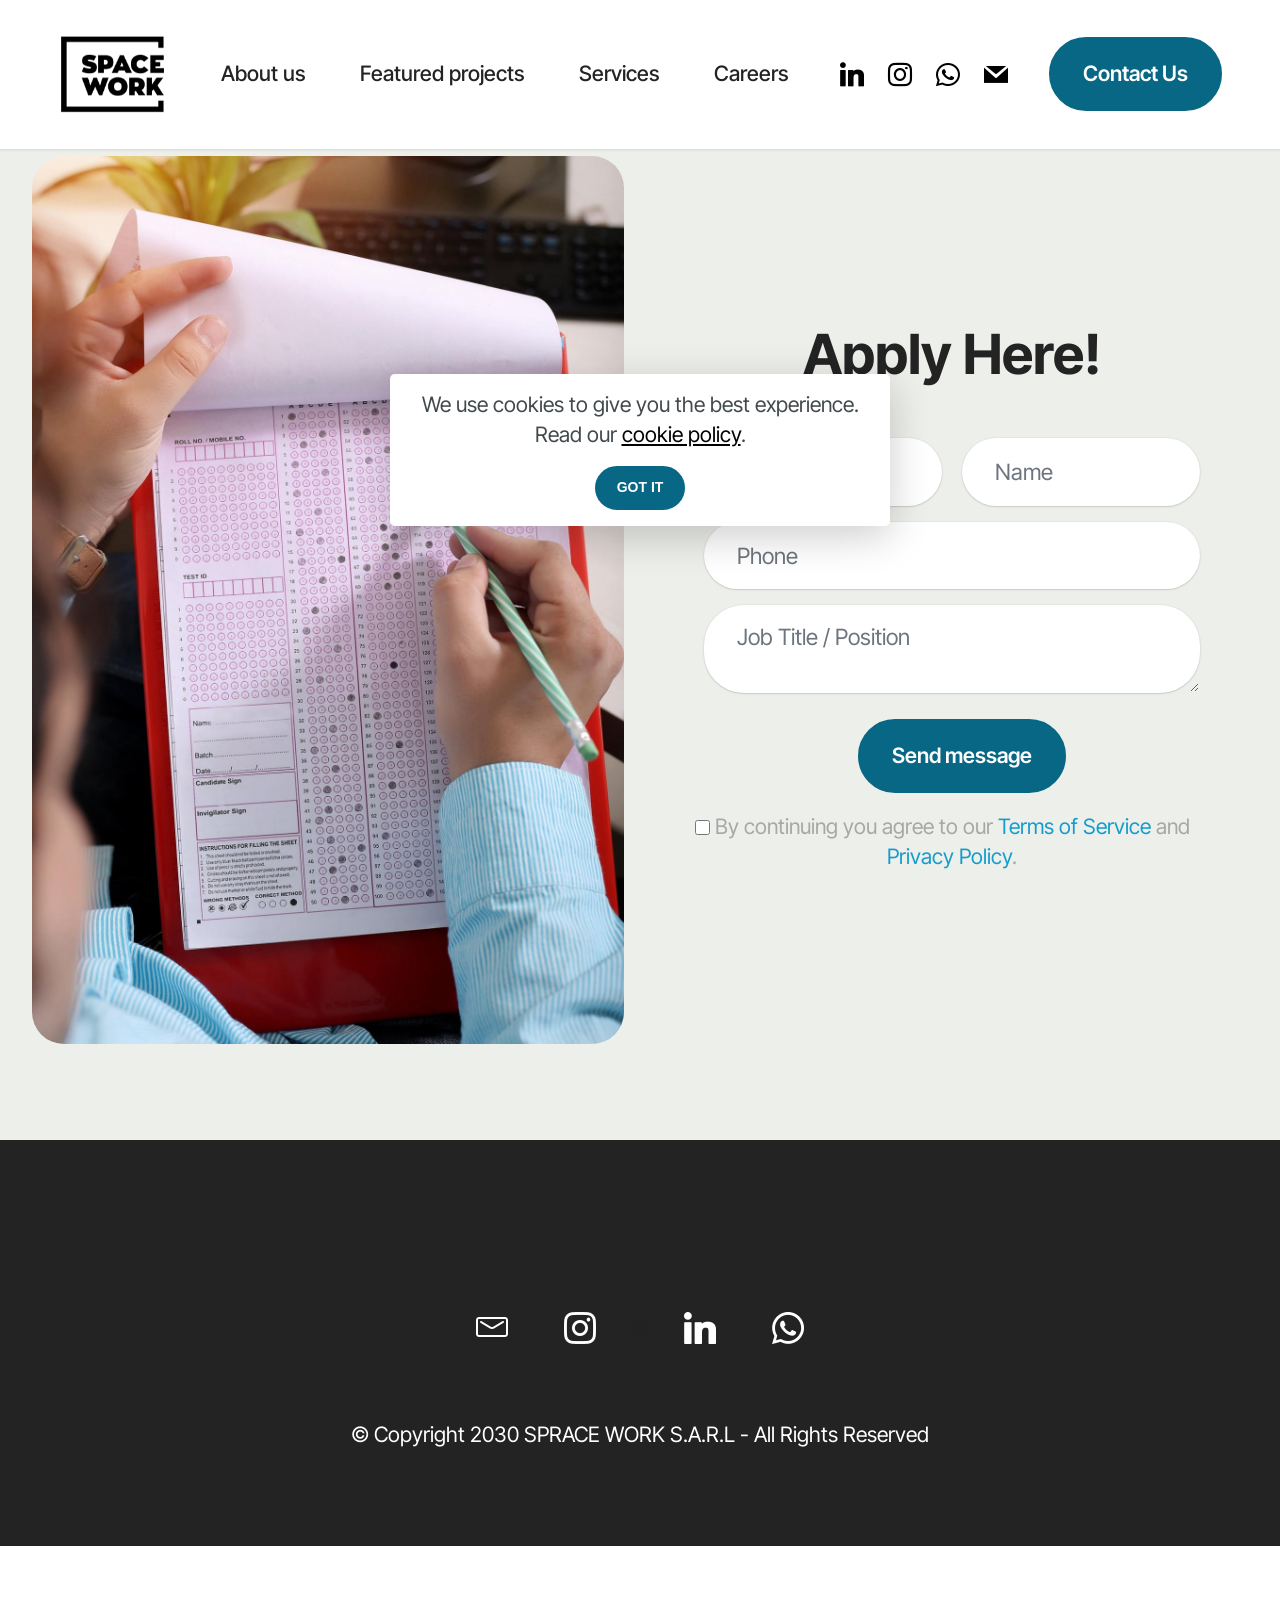
<file: Careers.html>
<!DOCTYPE html>
<html  >
<head>
  <!-- Site made with Mobirise Website Builder v6.0.1, https://mobirise.com -->
  <meta charset="UTF-8">
  <meta http-equiv="X-UA-Compatible" content="IE=edge">
  <meta name="generator" content="Mobirise v6.0.1, mobirise.com">
  <meta name="viewport" content="width=device-width, initial-scale=1, minimum-scale=1">
  <link rel="shortcut icon" href="assets/images/space-work-logo-r1-model.png-256x455.png" type="image/x-icon">
  <meta name="description" content="">
  
  
  <title>Careers</title>
  <link rel="stylesheet" href="assets/web/assets/mobirise-icons-bold/mobirise-icons-bold.css">
  <link rel="stylesheet" href="assets/bootstrap/css/bootstrap.min.css">
  <link rel="stylesheet" href="assets/bootstrap/css/bootstrap-grid.min.css">
  <link rel="stylesheet" href="assets/bootstrap/css/bootstrap-reboot.min.css">
  <link rel="stylesheet" href="assets/web/assets/gdpr-plugin/gdpr-styles.css">
  <link rel="stylesheet" href="assets/animatecss/animate.css">
  <link rel="stylesheet" href="assets/dropdown/css/style.css">
  <link rel="stylesheet" href="assets/socicon/css/styles.css">
  <link rel="stylesheet" href="assets/theme/css/style.css">
  <link rel="preload" href="https://fonts.googleapis.com/css?family=Inter+Tight:100,200,300,400,500,600,700,800,900,100i,200i,300i,400i,500i,600i,700i,800i,900i&display=swap" as="style" onload="this.onload=null;this.rel='stylesheet'">
  <noscript><link rel="stylesheet" href="https://fonts.googleapis.com/css?family=Inter+Tight:100,200,300,400,500,600,700,800,900,100i,200i,300i,400i,500i,600i,700i,800i,900i&display=swap"></noscript>
  <link rel="preload" as="style" href="assets/mobirise/css/mbr-additional.css?v=6DiwQZ"><link rel="stylesheet" href="assets/mobirise/css/mbr-additional.css?v=6DiwQZ" type="text/css">

  
  
  
</head>
<body>
  
  <section data-bs-version="5.1" class="menu menu3 cid-uEdAB3UQRY" once="menu" id="menu3-22">
    
    <nav class="navbar navbar-dropdown navbar-fixed-top navbar-expand-lg">
        <div class="container-fluid">
            <div class="navbar-brand">
                <span class="navbar-logo">
                    <a href="index.html#header4-1j">
                        <img src="assets/images/space-work-logo-r1-model.png-256x455.png" alt="Mobirise Website Builder" style="height: 8rem;">
                    </a>
                </span>
                
            </div>
            <button class="navbar-toggler" type="button" data-toggle="collapse" data-bs-toggle="collapse" data-target="#navbarSupportedContent" data-bs-target="#navbarSupportedContent" aria-controls="navbarNavAltMarkup" aria-expanded="false" aria-label="Toggle navigation">
                <div class="hamburger">
                    <span></span>
                    <span></span>
                    <span></span>
                    <span></span>
                </div>
            </button>
            <div class="collapse navbar-collapse" id="navbarSupportedContent">
                <ul class="navbar-nav nav-dropdown" data-app-modern-menu="true"><li class="nav-item"><a class="nav-link link text-black text-primary display-4" href="Coming_soon.html#article02-2g">
                            About us</a></li>
                    <li class="nav-item"><a class="nav-link link text-black text-primary display-4" href="Coming_soon.html#article02-2g">Featured projects</a></li><li class="nav-item"><a class="nav-link link text-black text-primary display-4" href="Coming_soon.html#article02-2g">
                            Services</a></li>
                    <li class="nav-item"><a class="nav-link link text-black text-primary display-4" href="page2.html#form03-24">Careers</a>
                    </li></ul>
                <div class="icons-menu">
                    <a class="iconfont-wrapper" href="https://www.linkedin.com/company/spacework-ai" target="_blank">
                        <span class="p-2 mbr-iconfont socicon-linkedin socicon"></span>
                    </a>
                    <a class="iconfont-wrapper" href="https://instagram.com/spacework.ai" target="_blank">
                        <span class="p-2 mbr-iconfont socicon-instagram socicon"></span>
                    </a>
                    <a class="iconfont-wrapper" href="https://wa.me/96171555711">
                        <span class="p-2 mbr-iconfont socicon-whatsapp socicon"></span>
                    </a>
                    <a class="iconfont-wrapper" href="mailto:info@spacework.ai">
                        <span class="p-2 mbr-iconfont socicon-mail socicon"></span>
                    </a>
                </div>
                <div class="navbar-buttons mbr-section-btn"><a class="btn btn-warning display-4" href="page1.html#contacts02-21">Contact Us</a></div>
            </div>
        </div>
    </nav>
</section>

<section data-bs-version="5.1" class="form03 cid-uEeMLqxGwh" id="form03-24">
    

    

    <div class="container">
        <div class="row justify-content-center">
            <div class="col-12 col-lg item-wrapper">
                <div class="mbr-section-head mb-5">
                    <h3 class="mbr-section-title mbr-fonts-style align-center mb-0 display-2">
                        <strong>Apply Here!</strong></h3>
                    
                </div>
                <div class="col-lg-12 mx-auto mbr-form" data-form-type="formoid">
                    <form action="https://mobirise.eu/" method="POST" class="mbr-form form-with-styler" data-form-title="Form Name"><input type="hidden" name="email" data-form-email="true" value="RdlGaLq02e048KLTu2donFRaQ37Rj9QBtXaZpsKM34Shq4NsWS1h1zFwio7v/hbIVMrlX7ntdrXOHbRAvNBF9ZRC4lwoVLjDS+92wfB7j85BaalOUzOK5/3N6jVE07NB">
                        <div class="row">
                            <div hidden="hidden" data-form-alert="" class="alert alert-success col-12">Thanks for applying we will get back to you within 7 days!</div>
                            <div hidden="hidden" data-form-alert-danger="" class="alert alert-danger col-12">
                                Oops...! some problem!
                            </div>
                        </div>
                        <div class="dragArea row">
                            <div class="col-md col-sm-12 form-group mb-3 mb-3" data-for="name">
                                <input type="text" name="name" placeholder="Name" data-form-field="name" class="form-control" value="" id="name-form03-24">
                            </div>
                            <div class="col-md col-sm-12 form-group mb-3 mb-3" data-for="email">
                                <input type="email" name="email" placeholder="E-mail" data-form-field="email" class="form-control" value="" id="email-form03-24">
                            </div>
                            <div class="col-12 form-group mb-3 mb-3" data-for="phone">
                                <input type="tel" name="phone" placeholder="Phone" data-form-field="phone" class="form-control" value="" id="phone-form03-24">
                            </div>
                            <div class="col-12 form-group mb-3 mb-3" data-for="textarea">
                                <textarea name="textarea" placeholder="Job Title / Position" data-form-field="textarea" class="form-control" id="textarea-form03-24"></textarea>
                            </div>
                            <div class="col-lg-12 col-md-12 col-sm-12 align-center mbr-section-btn">
                                <button type="submit" class="btn btn-primary display-7">
                                    Send message
                                </button>
                            </div>
                        </div>
                    <span class="gdpr-block">
<label>
<span class="textGDPR display-7" style="color: #a7a7a7"><input type="checkbox" name="gdpr" id="gdpr-form03-24" required="">By continuing you agree to our <a style="color: #149dcc; text-decoration: none;" href="terms.html">Terms of Service</a> and <a style="color: #149dcc; text-decoration: none;" href="policy.html">Privacy Policy</a>.</span>
</label>
</span></form>
                </div>


            </div>
            <div class="col-12 col-lg-6">
                <div class="image-wrapper">
                    <img class="w-100" src="assets/images/mbr-1256x1884.webp" alt="Mobirise Website Builder">
                </div>
            </div>

        </div>
    </div>
</section>

<section data-bs-version="5.1" class="footer3 cid-uEdNllm0ke" once="footers" id="footer03-23">

        

    

    <div class="container">
        <div class="row">
            <div class="row-links">
                <ul class="header-menu">
                  
                  
                  
                  
                <li class="header-menu-item mbr-fonts-style display-5"></li><li class="header-menu-item mbr-fonts-style display-5"></li><li class="header-menu-item mbr-fonts-style display-5"></li><li class="header-menu-item mbr-fonts-style display-5"></li></ul>
              </div>

            <div class="col-12 mt-4">
                <div class="social-row">
                    <div class="soc-item">
                        <a href="mailto:info@spacework.ai">
                            <span class="mbr-iconfont display-7 mbrib-letter"></span>
                        </a>
                    </div>
                    <div class="soc-item">
                        <a href="Home.html#top" target="_blank">
                            <span class="mbr-iconfont socicon-instagram socicon"></span>
                        </a>
                    </div>
                    <div class="soc-item">
                        
                            <span class="mbr-iconfont socicon-instagram socicon"></span>
                        
                    </div>
                    <div class="soc-item">
                        <a href="https://www.linkedin.com/company/spacework-ai" target="_blank">
                            <span class="mbr-iconfont socicon-linkedin socicon"></span>
                        </a>
                    </div>
                    <div class="soc-item">
                        <a href="tel:96171555711">
                            <span class="mbr-iconfont socicon-whatsapp socicon"></span>
                        </a>
                    </div>
                </div>
            </div>
            <div class="col-12 mt-5">
                <p class="mbr-fonts-style copyright display-7">
                    © Copyright 2030 SPRACE WORK S.A.R.L - All Rights Reserved
                </p>
            </div>
        </div>
    </div>
</section><section class="display-7" style="padding: 0;align-items: center;justify-content: center;flex-wrap: wrap;    align-content: center;display: flex;position: relative;height: 4rem;"><a href="https://mobiri.se/2898509" style="flex: 1 1;height: 4rem;position: absolute;width: 100%;z-index: 1;"><img alt="" style="height: 4rem;" src="[data-uri]"></a><p style="margin: 0;text-align: center;" class="display-7">&#8204;</p><a style="z-index:1" href="https://mobirise.com/builder/ai-website-creator.html">AI Website Creator</a></section><script src="assets/bootstrap/js/bootstrap.bundle.min.js"></script>  <script src="assets/web/assets/cookies-alert-plugin/cookies-alert-core.js"></script>  <script src="assets/web/assets/cookies-alert-plugin/cookies-alert-script.js"></script>  <script src="assets/smoothscroll/smooth-scroll.js"></script>  <script src="assets/ytplayer/index.js"></script>  <script src="assets/dropdown/js/navbar-dropdown.js"></script>  <script src="assets/theme/js/script.js"></script>  <script src="assets/formoid/formoid.min.js"></script>  
  
  
<div id="cookie-dialog" style="display: none;"><div id="cookiesdirective" style="background-color:rgba(255,255,255,1)"><div style="position: fixed; top: 0; right: 0; bottom: 0; left: 0; background-color: rgb(0, 0, 0); opacity: 0; z-index: 9999;"></div><div style="position: fixed; top: 0; right: 0; bottom: 0; left: 0; display: flex; align-items: center; z-index: 10000"><div class="cookie-wrapper" style="font-family: sans-serif;position: relative; width: 100%; max-width: 500px; margin-right: auto; margin-left: auto; padding: 1rem; text-align: center; border-radius: .3rem; box-shadow: 0 10px 40px 0 rgba(0,0,0,0.2); color:#424a4d; background:rgb(255, 255, 255);"><div class="mbr-text"><p class="display-7 accept-text">We use cookies to give you the best experience. Read our <a style='color: #000000; text-decoration: underline;' href='privacy.html'>cookie policy</a>.</p></div><div class="mbr-section-btn"><a class="btn btn-sm btn-primary" style="margin:0; background-color:#086784!important;color:#FFFFFF!important" id="impliedsubmit">GOT IT</a></div></div></div></div></div>
  <input name="cookieData" type="hidden" data-cookie-cookiesAlertType='false' data-cookie-customDialogSelector='#cookie-dialog' data-cookie-colorText='#424a4d' data-cookie-colorBg='rgb(255, 255, 255)' data-cookie-opacityOverlay='0' data-cookie-bgOpacity='100' data-cookie-textButton='GOT IT' data-cookie-rejectText='REJECT' data-cookie-colorButton='#086784' data-cookie-rejectColor='#ffffff' data-cookie-colorLink='#000000' data-cookie-underlineLink='true' data-cookie-text="We use cookies to give you the best experience. Read our <a href='privacy.html'>cookie policy</a>.">
    <input name="animation" type="hidden">
  </body>
</html>
</file>
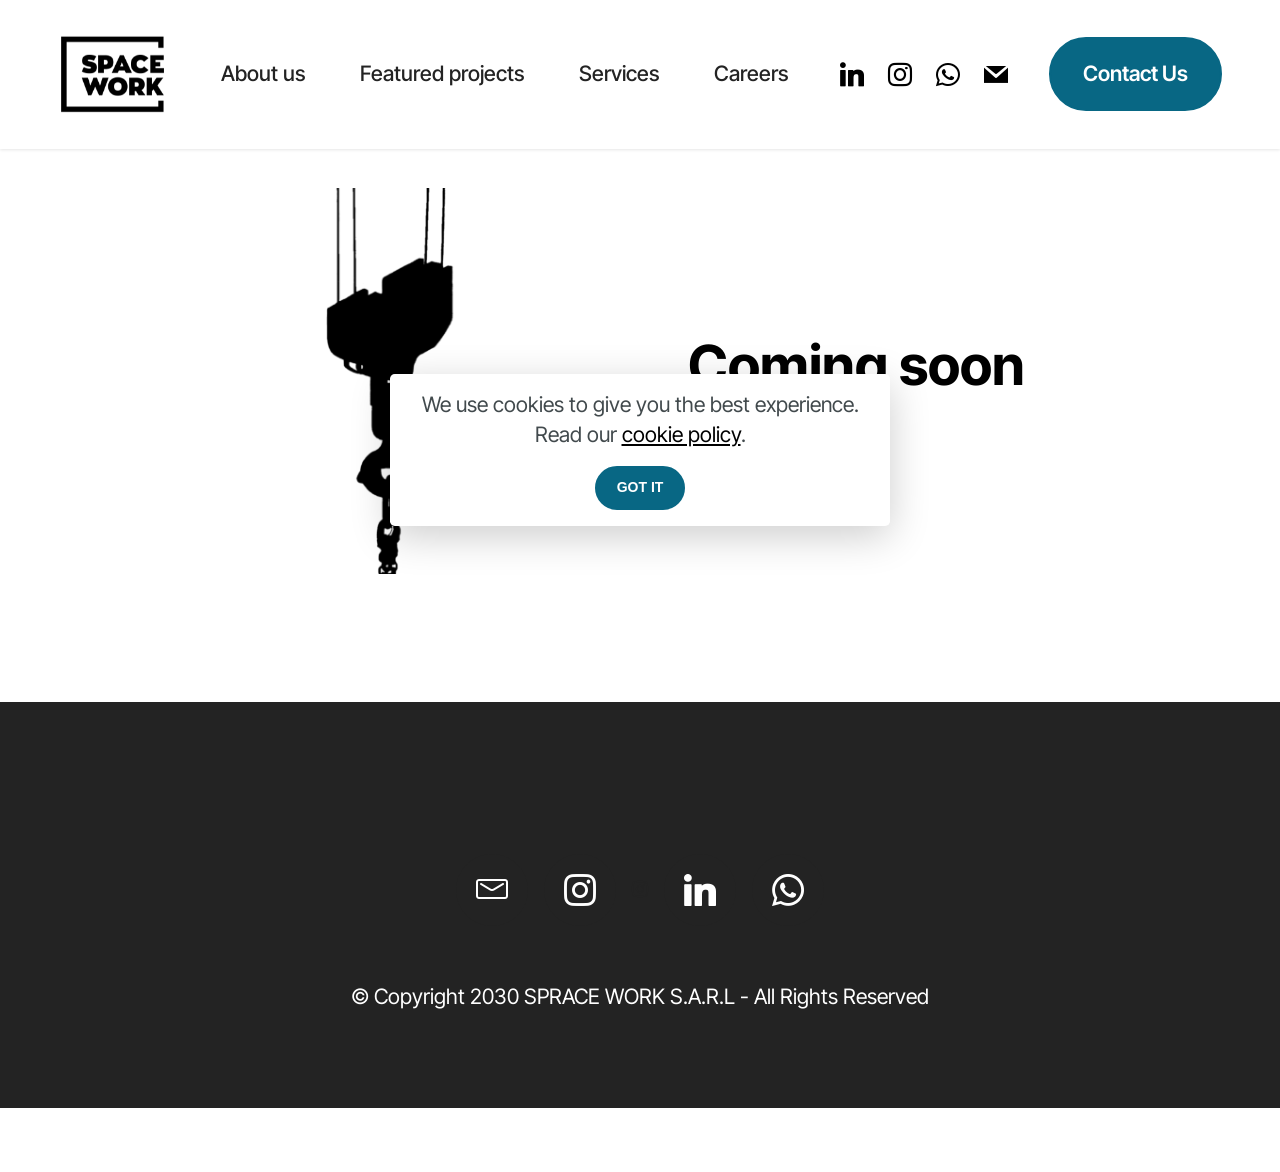
<file: Coming_soon.html>
<!DOCTYPE html>
<html  >
<head>
  <!-- Site made with Mobirise Website Builder v6.0.1, https://mobirise.com -->
  <meta charset="UTF-8">
  <meta http-equiv="X-UA-Compatible" content="IE=edge">
  <meta name="generator" content="Mobirise v6.0.1, mobirise.com">
  <meta name="viewport" content="width=device-width, initial-scale=1, minimum-scale=1">
  <link rel="shortcut icon" href="assets/images/space-work-logo-r1-model.png-256x455.png" type="image/x-icon">
  <meta name="description" content="">
  
  
  <title>Coming soon</title>
  <link rel="stylesheet" href="assets/web/assets/mobirise-icons-bold/mobirise-icons-bold.css">
  <link rel="stylesheet" href="assets/bootstrap/css/bootstrap.min.css">
  <link rel="stylesheet" href="assets/bootstrap/css/bootstrap-grid.min.css">
  <link rel="stylesheet" href="assets/bootstrap/css/bootstrap-reboot.min.css">
  <link rel="stylesheet" href="assets/web/assets/gdpr-plugin/gdpr-styles.css">
  <link rel="stylesheet" href="assets/animatecss/animate.css">
  <link rel="stylesheet" href="assets/dropdown/css/style.css">
  <link rel="stylesheet" href="assets/socicon/css/styles.css">
  <link rel="stylesheet" href="assets/theme/css/style.css">
  <link rel="preload" href="https://fonts.googleapis.com/css?family=Inter+Tight:100,200,300,400,500,600,700,800,900,100i,200i,300i,400i,500i,600i,700i,800i,900i&display=swap" as="style" onload="this.onload=null;this.rel='stylesheet'">
  <noscript><link rel="stylesheet" href="https://fonts.googleapis.com/css?family=Inter+Tight:100,200,300,400,500,600,700,800,900,100i,200i,300i,400i,500i,600i,700i,800i,900i&display=swap"></noscript>
  <link rel="preload" as="style" href="assets/mobirise/css/mbr-additional.css?v=xkelnQ"><link rel="stylesheet" href="assets/mobirise/css/mbr-additional.css?v=xkelnQ" type="text/css">

  
  
  
</head>
<body>
  
  <section data-bs-version="5.1" class="menu menu3 cid-uEdAB3UQRY" once="menu" id="menu3-2d">
    
    <nav class="navbar navbar-dropdown navbar-fixed-top navbar-expand-lg">
        <div class="container-fluid">
            <div class="navbar-brand">
                <span class="navbar-logo">
                    <a href="index.html#header4-1j">
                        <img src="assets/images/space-work-logo-r1-model.png-256x455.png" alt="Mobirise Website Builder" style="height: 8rem;">
                    </a>
                </span>
                
            </div>
            <button class="navbar-toggler" type="button" data-toggle="collapse" data-bs-toggle="collapse" data-target="#navbarSupportedContent" data-bs-target="#navbarSupportedContent" aria-controls="navbarNavAltMarkup" aria-expanded="false" aria-label="Toggle navigation">
                <div class="hamburger">
                    <span></span>
                    <span></span>
                    <span></span>
                    <span></span>
                </div>
            </button>
            <div class="collapse navbar-collapse" id="navbarSupportedContent">
                <ul class="navbar-nav nav-dropdown" data-app-modern-menu="true"><li class="nav-item"><a class="nav-link link text-black text-primary display-4" href="Coming_soon.html#article02-2g">
                            About us</a></li>
                    <li class="nav-item"><a class="nav-link link text-black text-primary display-4" href="Coming_soon.html#article02-2g">Featured projects</a></li><li class="nav-item"><a class="nav-link link text-black text-primary display-4" href="Coming_soon.html#article02-2g">
                            Services</a></li>
                    <li class="nav-item"><a class="nav-link link text-black text-primary display-4" href="page2.html#form03-24">Careers</a>
                    </li></ul>
                <div class="icons-menu">
                    <a class="iconfont-wrapper" href="https://www.linkedin.com/company/spacework-ai" target="_blank">
                        <span class="p-2 mbr-iconfont socicon-linkedin socicon"></span>
                    </a>
                    <a class="iconfont-wrapper" href="https://instagram.com/spacework.ai" target="_blank">
                        <span class="p-2 mbr-iconfont socicon-instagram socicon"></span>
                    </a>
                    <a class="iconfont-wrapper" href="https://wa.me/96171555711">
                        <span class="p-2 mbr-iconfont socicon-whatsapp socicon"></span>
                    </a>
                    <a class="iconfont-wrapper" href="mailto:info@spacework.ai">
                        <span class="p-2 mbr-iconfont socicon-mail socicon"></span>
                    </a>
                </div>
                <div class="navbar-buttons mbr-section-btn"><a class="btn btn-warning display-4" href="page1.html#contacts02-21">Contact Us</a></div>
            </div>
        </div>
    </nav>
</section>

<section data-bs-version="5.1" class="start article2 cid-uEk2DI5iao" id="article02-2g">
	

	
	

	<div class="container">
		<div class="row justify-content-center">
			<div class="col-12 col-md-12 col-lg-6 image-wrapper">
				<img class="w-100" src="assets/images/mbr-1256x819.webp" alt="Mobirise Website Builder">
			</div>
			<div class="col-12 col-md-12 col-lg">
				<div class="text-wrapper align-left">
					<h1 class="mbr-section-title mbr-fonts-style mb-4 display-2">
						<strong>Coming soon</strong></h1>
					
					
				</div>
			</div>
		</div>
	</div>
</section>

<section data-bs-version="5.1" class="footer3 cid-uEdNllm0ke" once="footers" id="footer03-2e">

        

    

    <div class="container">
        <div class="row">
            <div class="row-links">
                <ul class="header-menu">
                  
                  
                  
                  
                <li class="header-menu-item mbr-fonts-style display-5"></li><li class="header-menu-item mbr-fonts-style display-5"></li><li class="header-menu-item mbr-fonts-style display-5"></li><li class="header-menu-item mbr-fonts-style display-5"></li></ul>
              </div>

            <div class="col-12 mt-4">
                <div class="social-row">
                    <div class="soc-item">
                        <a href="mailto:info@spacework.ai">
                            <span class="mbr-iconfont display-7 mbrib-letter"></span>
                        </a>
                    </div>
                    <div class="soc-item">
                        <a href="Home.html#top" target="_blank">
                            <span class="mbr-iconfont socicon-instagram socicon"></span>
                        </a>
                    </div>
                    <div class="soc-item">
                        
                            <span class="mbr-iconfont socicon-instagram socicon"></span>
                        
                    </div>
                    <div class="soc-item">
                        <a href="https://www.linkedin.com/company/spacework-ai" target="_blank">
                            <span class="mbr-iconfont socicon-linkedin socicon"></span>
                        </a>
                    </div>
                    <div class="soc-item">
                        <a href="tel:96171555711">
                            <span class="mbr-iconfont socicon-whatsapp socicon"></span>
                        </a>
                    </div>
                </div>
            </div>
            <div class="col-12 mt-5">
                <p class="mbr-fonts-style copyright display-7">
                    © Copyright 2030 SPRACE WORK S.A.R.L - All Rights Reserved
                </p>
            </div>
        </div>
    </div>
</section><section class="display-7" style="padding: 0;align-items: center;justify-content: center;flex-wrap: wrap;    align-content: center;display: flex;position: relative;height: 4rem;"><a href="https://mobiri.se/2898509" style="flex: 1 1;height: 4rem;position: absolute;width: 100%;z-index: 1;"><img alt="" style="height: 4rem;" src="[data-uri]"></a><p style="margin: 0;text-align: center;" class="display-7">&#8204;</p><a style="z-index:1" href="https://mobirise.com/html-builder.html">HTML Website Builder</a></section><script src="assets/bootstrap/js/bootstrap.bundle.min.js"></script>  <script src="assets/web/assets/cookies-alert-plugin/cookies-alert-core.js"></script>  <script src="assets/web/assets/cookies-alert-plugin/cookies-alert-script.js"></script>  <script src="assets/smoothscroll/smooth-scroll.js"></script>  <script src="assets/ytplayer/index.js"></script>  <script src="assets/dropdown/js/navbar-dropdown.js"></script>  <script src="assets/theme/js/script.js"></script>  
  
  
<div id="cookie-dialog" style="display: none;"><div id="cookiesdirective" style="background-color:rgba(255,255,255,1)"><div style="position: fixed; top: 0; right: 0; bottom: 0; left: 0; background-color: rgb(0, 0, 0); opacity: 0; z-index: 9999;"></div><div style="position: fixed; top: 0; right: 0; bottom: 0; left: 0; display: flex; align-items: center; z-index: 10000"><div class="cookie-wrapper" style="font-family: sans-serif;position: relative; width: 100%; max-width: 500px; margin-right: auto; margin-left: auto; padding: 1rem; text-align: center; border-radius: .3rem; box-shadow: 0 10px 40px 0 rgba(0,0,0,0.2); color:#424a4d; background:rgb(255, 255, 255);"><div class="mbr-text"><p class="display-7 accept-text">We use cookies to give you the best experience. Read our <a style='color: #000000; text-decoration: underline;' href='privacy.html'>cookie policy</a>.</p></div><div class="mbr-section-btn"><a class="btn btn-sm btn-primary" style="margin:0; background-color:#086784!important;color:#FFFFFF!important" id="impliedsubmit">GOT IT</a></div></div></div></div></div>
  <input name="cookieData" type="hidden" data-cookie-cookiesAlertType='false' data-cookie-customDialogSelector='#cookie-dialog' data-cookie-colorText='#424a4d' data-cookie-colorBg='rgb(255, 255, 255)' data-cookie-opacityOverlay='0' data-cookie-bgOpacity='100' data-cookie-textButton='GOT IT' data-cookie-rejectText='REJECT' data-cookie-colorButton='#086784' data-cookie-rejectColor='#ffffff' data-cookie-colorLink='#000000' data-cookie-underlineLink='true' data-cookie-text="We use cookies to give you the best experience. Read our <a href='privacy.html'>cookie policy</a>.">
    <input name="animation" type="hidden">
  </body>
</html>
</file>
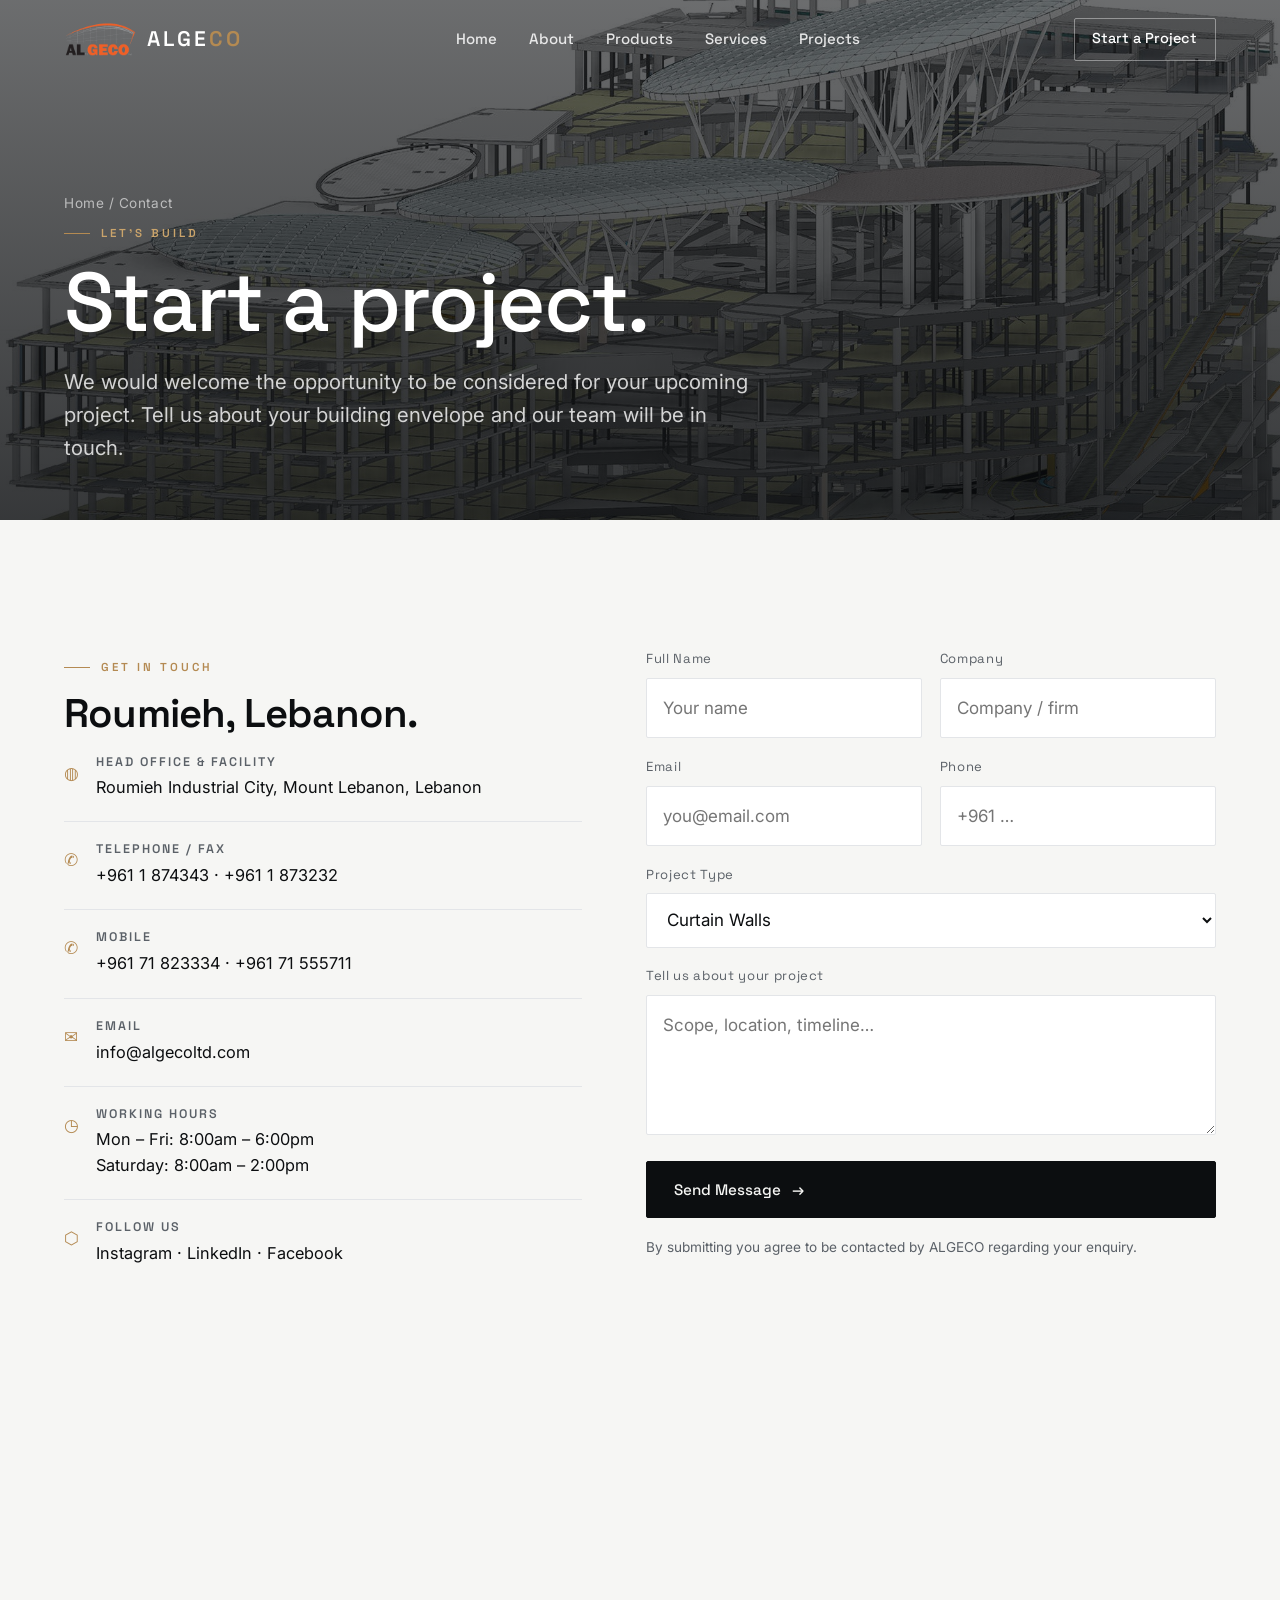
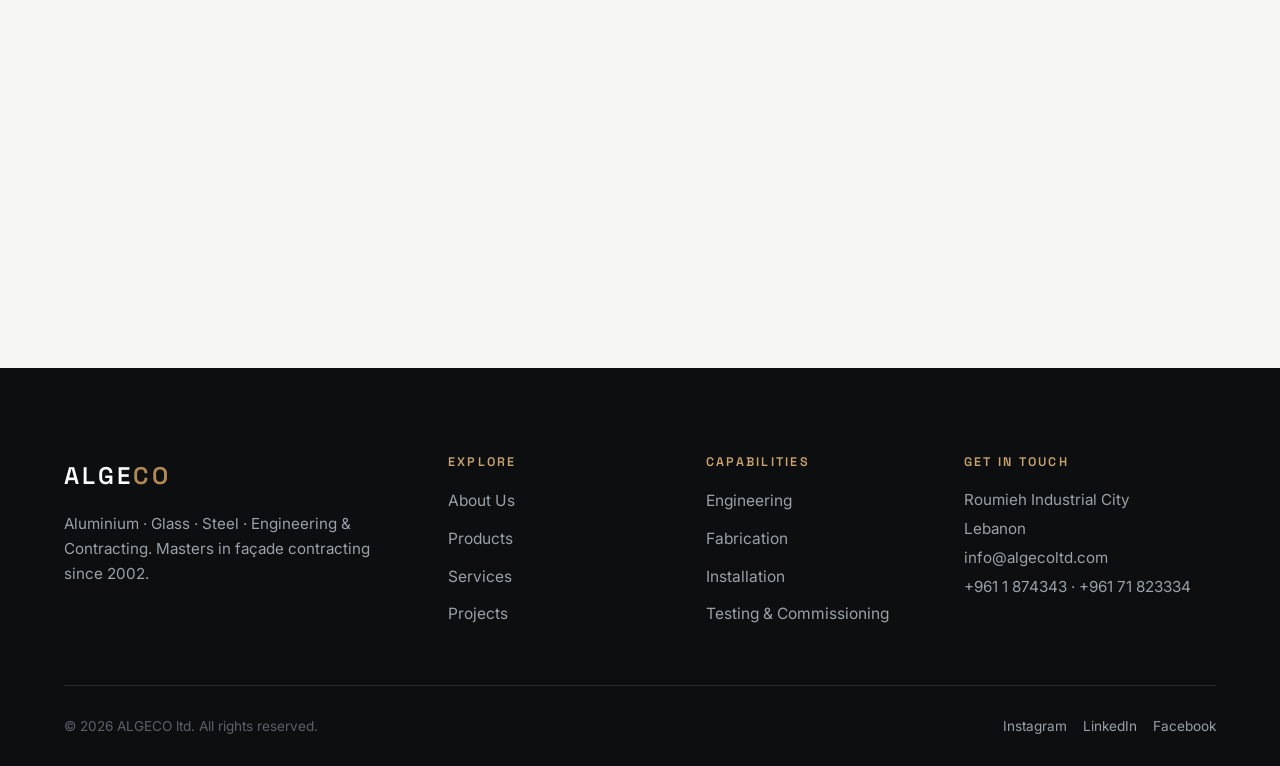
<file: contact.html>
<!DOCTYPE html>
<html lang="en">
<head>
  <meta charset="UTF-8" />
  <meta name="viewport" content="width=device-width, initial-scale=1" />
  <title>Contact — ALGECO ltd.</title>
  <meta name="description" content="Get in touch with ALGECO ltd. — Roumieh Industrial City, Lebanon. Tel +961 1 874343 · info@algecoltd.com. We'd welcome the opportunity to be considered for your next project." />
  <link rel="icon" href="assets/img/logo.png" />
  <link rel="preconnect" href="https://fonts.googleapis.com" />
  <link rel="preconnect" href="https://fonts.gstatic.com" crossorigin />
  <link href="https://fonts.googleapis.com/css2?family=Space+Grotesk:wght@400;500;600;700&family=Inter:wght@400;500;600&display=swap" rel="stylesheet" />
  <link rel="stylesheet" href="assets/css/styles.css" />
</head>
<body>

  <header class="nav over-dark" id="nav">
    <a class="nav__brand" href="index.html" aria-label="ALGECO home">
      <img src="assets/img/logo.png" alt="ALGECO" />
      <span class="nav__word">ALGE<b>CO</b></span>
    </a>
    <nav class="nav__links" aria-label="Primary">
      <a href="index.html">Home</a>
      <a href="about.html">About</a>
      <a href="products.html">Products</a>
      <a href="services.html">Services</a>
      <a href="projects.html">Projects</a>
    </nav>
    <a class="nav__cta" href="contact.html">Start a Project</a>
    <button class="nav__burger" aria-label="Open menu"><span></span><span></span><span></span></button>
  </header>

  <div class="mobile-menu" id="mobileMenu">
    <a href="index.html">Home <span>01</span></a>
    <a href="about.html">About <span>02</span></a>
    <a href="products.html">Products <span>03</span></a>
    <a href="services.html">Services <span>04</span></a>
    <a href="projects.html">Projects <span>05</span></a>
    <a href="contact.html">Contact <span>06</span></a>
    <div class="mobile-menu__foot">
      Roumieh Industrial City, Lebanon<br />
      <a href="mailto:info@algecoltd.com">info@algecoltd.com</a> · <a href="tel:+9611874343">+961 1 874343</a>
    </div>
  </div>

  <section class="pagehero" style="padding-bottom:clamp(2rem,5vw,3.5rem)">
    <div class="pagehero__media"><img src="assets/img/hero-tower.jpg" alt="Contact ALGECO" /></div>
    <div class="container">
      <p class="crumbs"><a href="index.html">Home</a> / Contact</p>
      <span class="eyebrow" style="color:#caa46b">Let's Build</span>
      <h1 class="display">Start a project.</h1>
      <p class="lead">We would welcome the opportunity to be considered for your upcoming project. Tell us about your building envelope and our team will be in touch.</p>
    </div>
  </section>

  <section class="section">
    <div class="container contact-grid">

      <!-- INFO -->
      <div class="reveal">
        <span class="eyebrow">Get In Touch</span>
        <h2 class="h-lg mt-1">Roumieh, Lebanon.</h2>

        <div class="info-row">
          <span class="ic">◍</span>
          <div><h4>Head Office &amp; Facility</h4>
            <p>Roumieh Industrial City, Mount Lebanon, Lebanon</p>
          </div>
        </div>
        <div class="info-row">
          <span class="ic">✆</span>
          <div><h4>Telephone / Fax</h4>
            <a href="tel:+9611874343">+961 1 874343</a> · <a href="tel:+9611873232">+961 1 873232</a>
          </div>
        </div>
        <div class="info-row">
          <span class="ic">✆</span>
          <div><h4>Mobile</h4>
            <a href="tel:+96171823334">+961 71 823334</a> · <a href="tel:+96171555711">+961 71 555711</a>
          </div>
        </div>
        <div class="info-row">
          <span class="ic">✉</span>
          <div><h4>Email</h4>
            <a href="mailto:info@algecoltd.com">info@algecoltd.com</a>
          </div>
        </div>
        <div class="info-row">
          <span class="ic">◷</span>
          <div><h4>Working Hours</h4>
            <p>Mon – Fri: 8:00am – 6:00pm<br />Saturday: 8:00am – 2:00pm</p>
          </div>
        </div>
        <div class="info-row" style="border-bottom:none">
          <span class="ic">⬡</span>
          <div><h4>Follow Us</h4>
            <a href="https://www.instagram.com/algecoltd/">Instagram</a> · <a href="https://www.linkedin.com/company/algecoltd">LinkedIn</a> · <a href="https://www.facebook.com/algecoltd/">Facebook</a>
          </div>
        </div>
      </div>

      <!-- FORM -->
      <div class="reveal d1">
        <div class="form__ok">Thanks for filling out the form. We will contact you soon!</div>
        <form class="form" novalidate>
          <div class="row">
            <div class="field"><label for="name">Full Name</label><input id="name" name="name" type="text" placeholder="Your name" required /></div>
            <div class="field"><label for="company">Company</label><input id="company" name="company" type="text" placeholder="Company / firm" /></div>
          </div>
          <div class="row">
            <div class="field"><label for="email">Email</label><input id="email" name="email" type="email" placeholder="you@email.com" required /></div>
            <div class="field"><label for="phone">Phone</label><input id="phone" name="phone" type="tel" placeholder="+961 …" /></div>
          </div>
          <div class="field">
            <label for="subject">Project Type</label>
            <select id="subject" name="subject">
              <option>Curtain Walls</option>
              <option>Doors &amp; Windows</option>
              <option>Steel Structures</option>
              <option>Cladding &amp; ACP</option>
              <option>Double-Skin Façade</option>
              <option>Louvers &amp; Partitions</option>
              <option>Other / Not sure yet</option>
            </select>
          </div>
          <div class="field"><label for="message">Tell us about your project</label><textarea id="message" name="message" placeholder="Scope, location, timeline…"></textarea></div>
          <button class="btn" type="submit">Send Message <span class="arr">→</span></button>
          <p class="form__note">By submitting you agree to be contacted by ALGECO regarding your enquiry.</p>
        </form>
      </div>
    </div>

    <div class="container">
      <iframe class="map" title="ALGECO location map" loading="lazy" referrerpolicy="no-referrer-when-downgrade"
        src="https://www.google.com/maps?q=Roumieh%20Industrial%20City%2C%20Lebanon&output=embed"></iframe>
    </div>
  </section>

  <footer class="footer">
    <div class="container">
      <div class="footer__top">
        <div class="footer__brand">
          <span class="nav__word">ALGE<b>CO</b></span>
          <p>Aluminium · Glass · Steel · Engineering &amp; Contracting. Masters in façade contracting since 2002.</p>
        </div>
        <div>
          <h4>Explore</h4>
          <ul class="footer__links">
            <li><a href="about.html">About Us</a></li>
            <li><a href="products.html">Products</a></li>
            <li><a href="services.html">Services</a></li>
            <li><a href="projects.html">Projects</a></li>
          </ul>
        </div>
        <div>
          <h4>Capabilities</h4>
          <ul class="footer__links">
            <li><a href="services.html">Engineering</a></li>
            <li><a href="services.html">Fabrication</a></li>
            <li><a href="services.html">Installation</a></li>
            <li><a href="services.html">Testing &amp; Commissioning</a></li>
          </ul>
        </div>
        <div>
          <h4>Get in Touch</h4>
          <div class="footer__contact">
            Roumieh Industrial City<br />Lebanon<br />
            <a href="mailto:info@algecoltd.com">info@algecoltd.com</a><br />
            <a href="tel:+9611874343">+961 1 874343</a> · <a href="tel:+96171823334">+961 71 823334</a>
          </div>
        </div>
      </div>
      <div class="footer__bottom">
        <span>© <span data-year>2026</span> ALGECO ltd. All rights reserved.</span>
        <div class="footer__social">
          <a href="https://www.instagram.com/algecoltd/">Instagram</a>
          <a href="https://www.linkedin.com/company/algecoltd">LinkedIn</a>
          <a href="https://www.facebook.com/algecoltd/">Facebook</a>
        </div>
      </div>
    </div>
  </footer>

  <script src="assets/js/main.js"></script>
</body>
</html>
</file>
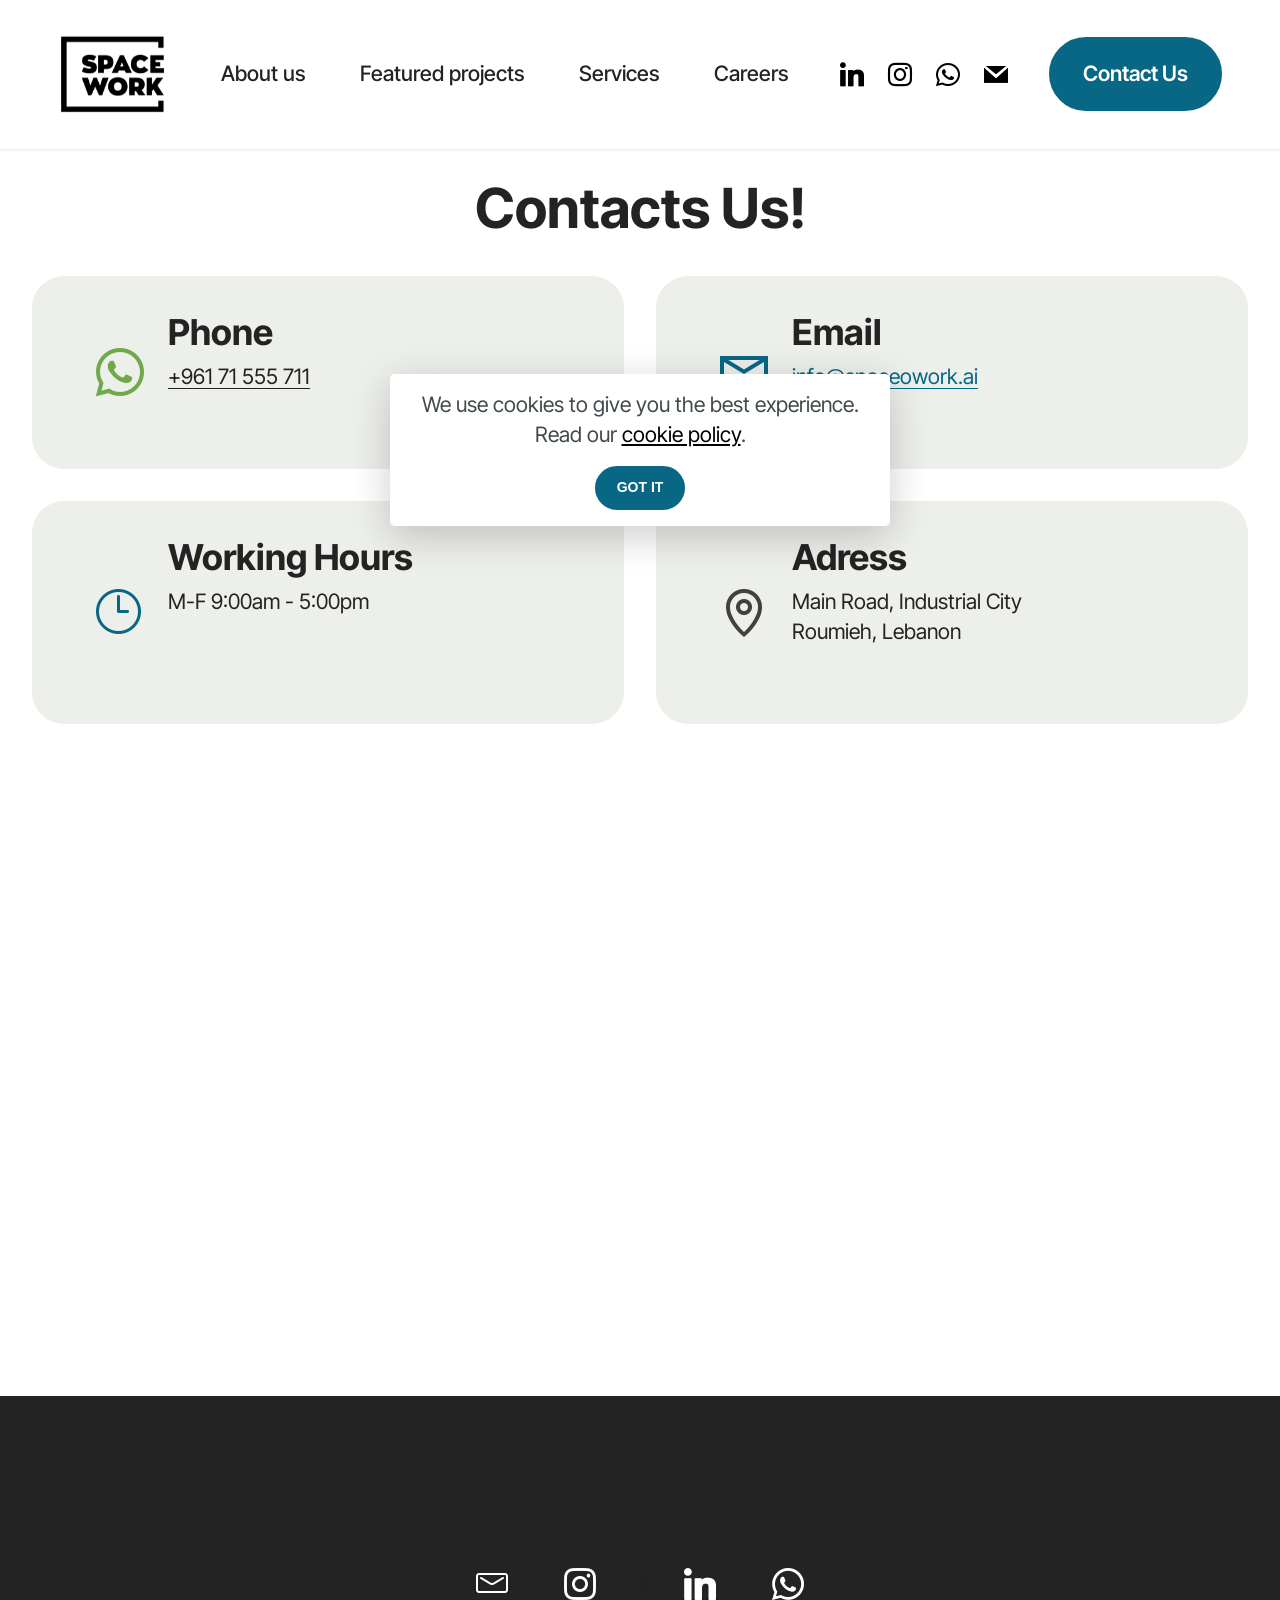
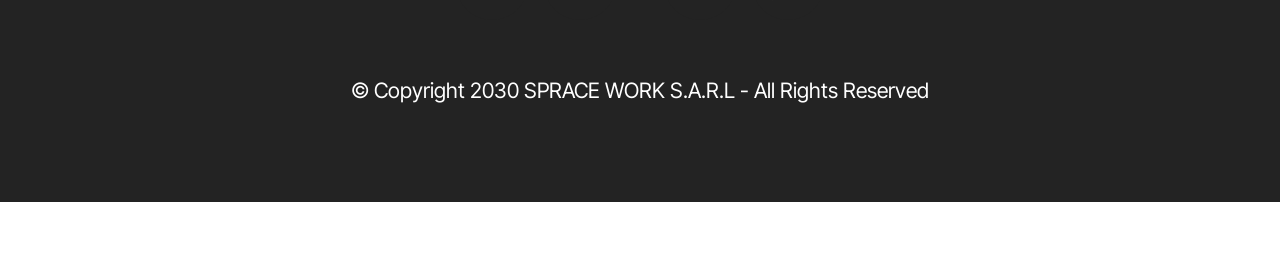
<file: Contact.html>
<!DOCTYPE html>
<html  >
<head>
  <!-- Site made with Mobirise Website Builder v6.0.1, https://mobirise.com -->
  <meta charset="UTF-8">
  <meta http-equiv="X-UA-Compatible" content="IE=edge">
  <meta name="generator" content="Mobirise v6.0.1, mobirise.com">
  <meta name="viewport" content="width=device-width, initial-scale=1, minimum-scale=1">
  <link rel="shortcut icon" href="assets/images/space-work-logo-r1-model.png-256x455.png" type="image/x-icon">
  <meta name="description" content="">
  
  
  <title>Contact Us</title>
  <link rel="stylesheet" href="assets/web/assets/mobirise-icons2/mobirise2.css">
  <link rel="stylesheet" href="assets/web/assets/mobirise-icons-bold/mobirise-icons-bold.css">
  <link rel="stylesheet" href="assets/bootstrap/css/bootstrap.min.css">
  <link rel="stylesheet" href="assets/bootstrap/css/bootstrap-grid.min.css">
  <link rel="stylesheet" href="assets/bootstrap/css/bootstrap-reboot.min.css">
  <link rel="stylesheet" href="assets/web/assets/gdpr-plugin/gdpr-styles.css">
  <link rel="stylesheet" href="assets/animatecss/animate.css">
  <link rel="stylesheet" href="assets/dropdown/css/style.css">
  <link rel="stylesheet" href="assets/socicon/css/styles.css">
  <link rel="stylesheet" href="assets/theme/css/style.css">
  <link rel="preload" href="https://fonts.googleapis.com/css?family=Inter+Tight:100,200,300,400,500,600,700,800,900,100i,200i,300i,400i,500i,600i,700i,800i,900i&display=swap" as="style" onload="this.onload=null;this.rel='stylesheet'">
  <noscript><link rel="stylesheet" href="https://fonts.googleapis.com/css?family=Inter+Tight:100,200,300,400,500,600,700,800,900,100i,200i,300i,400i,500i,600i,700i,800i,900i&display=swap"></noscript>
  <link rel="preload" as="style" href="assets/mobirise/css/mbr-additional.css?v=GyfoVM"><link rel="stylesheet" href="assets/mobirise/css/mbr-additional.css?v=GyfoVM" type="text/css">

  
  
  
</head>
<body>
  
  <section data-bs-version="5.1" class="menu menu3 cid-uEdAB3UQRY" once="menu" id="menu3-1z">
    
    <nav class="navbar navbar-dropdown navbar-fixed-top navbar-expand-lg">
        <div class="container-fluid">
            <div class="navbar-brand">
                <span class="navbar-logo">
                    <a href="index.html#header4-1j">
                        <img src="assets/images/space-work-logo-r1-model.png-256x455.png" alt="Mobirise Website Builder" style="height: 8rem;">
                    </a>
                </span>
                
            </div>
            <button class="navbar-toggler" type="button" data-toggle="collapse" data-bs-toggle="collapse" data-target="#navbarSupportedContent" data-bs-target="#navbarSupportedContent" aria-controls="navbarNavAltMarkup" aria-expanded="false" aria-label="Toggle navigation">
                <div class="hamburger">
                    <span></span>
                    <span></span>
                    <span></span>
                    <span></span>
                </div>
            </button>
            <div class="collapse navbar-collapse" id="navbarSupportedContent">
                <ul class="navbar-nav nav-dropdown" data-app-modern-menu="true"><li class="nav-item"><a class="nav-link link text-black text-primary display-4" href="Coming_soon.html#article02-2g">
                            About us</a></li>
                    <li class="nav-item"><a class="nav-link link text-black text-primary display-4" href="Coming_soon.html#article02-2g">Featured projects</a></li><li class="nav-item"><a class="nav-link link text-black text-primary display-4" href="Coming_soon.html#article02-2g">
                            Services</a></li>
                    <li class="nav-item"><a class="nav-link link text-black text-primary display-4" href="page2.html#form03-24">Careers</a>
                    </li></ul>
                <div class="icons-menu">
                    <a class="iconfont-wrapper" href="https://www.linkedin.com/company/spacework-ai" target="_blank">
                        <span class="p-2 mbr-iconfont socicon-linkedin socicon"></span>
                    </a>
                    <a class="iconfont-wrapper" href="https://instagram.com/spacework.ai" target="_blank">
                        <span class="p-2 mbr-iconfont socicon-instagram socicon"></span>
                    </a>
                    <a class="iconfont-wrapper" href="https://wa.me/96171555711">
                        <span class="p-2 mbr-iconfont socicon-whatsapp socicon"></span>
                    </a>
                    <a class="iconfont-wrapper" href="mailto:info@spacework.ai">
                        <span class="p-2 mbr-iconfont socicon-mail socicon"></span>
                    </a>
                </div>
                <div class="navbar-buttons mbr-section-btn"><a class="btn btn-warning display-4" href="page1.html#contacts02-21">Contact Us</a></div>
            </div>
        </div>
    </nav>
</section>

<section data-bs-version="5.1" class="contacts2 cid-uEi7OajEac" id="contacts2-2b">
    <!---->
    

    
    
    <div class="container">
        <div class="mbr-section-head">
            <h3 class="mbr-section-title mbr-fonts-style align-center mb-0 display-2">
                <strong>Contacts Us!</strong></h3>
            
        </div>
        <div class="row justify-content-center mt-4">
            <div class="card col-12 col-md-6">
                <div class="card-wrapper">
                    <div class="image-wrapper">
                        <a href="https://wa.me/96171555711"><span class="mbr-iconfont socicon-whatsapp socicon" style="color: rgb(112, 169, 75); fill: rgb(112, 169, 75);"></span></a>
                    </div>
                    <div class="text-wrapper">
                        <h6 class="card-title mbr-fonts-style mb-1 display-5">
                            <strong>Phone</strong>
                        </h6>
                        <p class="mbr-text mbr-fonts-style display-7"><a href="tel:+96171555711" class="text-black">+961 71 555 711</a></p>
                    </div>
                </div>
            </div>
            <div class="card col-12 col-md-6">
                <div class="card-wrapper">
                    <div class="image-wrapper">
                        <a href="mailto:info@spacework.ai"><span class="mbr-iconfont mobi-mbri-letter mobi-mbri" style="color: rgb(8, 103, 132); fill: rgb(8, 103, 132);"></span></a>
                    </div>
                    <div class="text-wrapper">
                        <h6 class="card-title mbr-fonts-style mb-1 display-5">
                            <strong>Email</strong>
                        </h6>
                        <p class="mbr-text mbr-fonts-style display-7"><a href="mailto:info@spacework.ai" class="text-primary" style="">info@spaceowork.ai</a><br><a href="mailto:info@spacework.ai" class="text-primary"><br></a></p>
                    </div>
                </div>
            </div>
            <div class="card col-12 col-md-6">
                <div class="card-wrapper">
                    <div class="image-wrapper">
                        <span class="mbr-iconfont mbrib-clock"></span>
                    </div>
                    <div class="text-wrapper">
                        <h6 class="card-title mbr-fonts-style mb-1 display-5">
                            <strong>Working Hours</strong><br></h6>
                        <p class="mbr-text mbr-fonts-style display-7">M-F 9:00am - 5:00pm<br></p>
                    </div>
                </div>
            </div>
            <div class="card col-12 col-md-6">
                <div class="card-wrapper">
                    <div class="image-wrapper">
                        <span class="mbr-iconfont mobi-mbri-map-pin mobi-mbri" style="color: rgb(65, 65, 65); fill: rgb(65, 65, 65);"></span>
                    </div>
                    <div class="text-wrapper">
                        <h6 class="card-title mbr-fonts-style mb-1 display-5">
                            <strong>Adress</strong></h6>
                        <p class="mbr-text mbr-fonts-style display-7">Main Road, Industrial City<br>Roumieh, Lebanon<br><br></p>
                    </div>
                </div>
            </div>
        </div>
    </div>
</section>

<section data-bs-version="5.1" class="map1 cid-uEiaoDLhxZ" id="map1-2c">
    
    
    
    <div class="container">
        
        <div class="google-map"><iframe frameborder="0" style="border:0" src="https://www.google.com/maps/embed?pb=!1m18!1m12!1m3!1d12369178.444537017!2d8.040237448472473!3d40.80997202354922!2m3!1f0!2f0!3f0!3m2!1i1024!2i768!4f13.1!3m3!1m2!1s0x151f3dea48c4d959%3A0x4457640076c6159b!2sALGECO%20ltd.!5e0!3m2!1sen!2slb!4v1740920887561!5m2!1sen!2slb" allowfullscreen=""></iframe></div>
    </div>
</section>

<section data-bs-version="5.1" class="footer3 cid-uEdNllm0ke" once="footers" id="footer03-20">

        

    

    <div class="container">
        <div class="row">
            <div class="row-links">
                <ul class="header-menu">
                  
                  
                  
                  
                <li class="header-menu-item mbr-fonts-style display-5"></li><li class="header-menu-item mbr-fonts-style display-5"></li><li class="header-menu-item mbr-fonts-style display-5"></li><li class="header-menu-item mbr-fonts-style display-5"></li></ul>
              </div>

            <div class="col-12 mt-4">
                <div class="social-row">
                    <div class="soc-item">
                        <a href="mailto:info@spacework.ai">
                            <span class="mbr-iconfont display-7 mbrib-letter"></span>
                        </a>
                    </div>
                    <div class="soc-item">
                        <a href="Home.html#top" target="_blank">
                            <span class="mbr-iconfont socicon-instagram socicon"></span>
                        </a>
                    </div>
                    <div class="soc-item">
                        
                            <span class="mbr-iconfont socicon-instagram socicon"></span>
                        
                    </div>
                    <div class="soc-item">
                        <a href="https://www.linkedin.com/company/spacework-ai" target="_blank">
                            <span class="mbr-iconfont socicon-linkedin socicon"></span>
                        </a>
                    </div>
                    <div class="soc-item">
                        <a href="tel:96171555711">
                            <span class="mbr-iconfont socicon-whatsapp socicon"></span>
                        </a>
                    </div>
                </div>
            </div>
            <div class="col-12 mt-5">
                <p class="mbr-fonts-style copyright display-7">
                    © Copyright 2030 SPRACE WORK S.A.R.L - All Rights Reserved
                </p>
            </div>
        </div>
    </div>
</section><section class="display-7" style="padding: 0;align-items: center;justify-content: center;flex-wrap: wrap;    align-content: center;display: flex;position: relative;height: 4rem;"><a href="https://mobiri.se/2898509" style="flex: 1 1;height: 4rem;position: absolute;width: 100%;z-index: 1;"><img alt="" style="height: 4rem;" src="[data-uri]"></a><p style="margin: 0;text-align: center;" class="display-7">&#8204;</p><a style="z-index:1" href="https://mobirise.com/offline-website-builder.html">Offline Website Maker</a></section><script src="assets/bootstrap/js/bootstrap.bundle.min.js"></script>  <script src="assets/web/assets/cookies-alert-plugin/cookies-alert-core.js"></script>  <script src="assets/web/assets/cookies-alert-plugin/cookies-alert-script.js"></script>  <script src="assets/smoothscroll/smooth-scroll.js"></script>  <script src="assets/ytplayer/index.js"></script>  <script src="assets/dropdown/js/navbar-dropdown.js"></script>  <script src="assets/theme/js/script.js"></script>  
  
  
<div id="cookie-dialog" style="display: none;"><div id="cookiesdirective" style="background-color:rgba(255,255,255,1)"><div style="position: fixed; top: 0; right: 0; bottom: 0; left: 0; background-color: rgb(0, 0, 0); opacity: 0; z-index: 9999;"></div><div style="position: fixed; top: 0; right: 0; bottom: 0; left: 0; display: flex; align-items: center; z-index: 10000"><div class="cookie-wrapper" style="font-family: sans-serif;position: relative; width: 100%; max-width: 500px; margin-right: auto; margin-left: auto; padding: 1rem; text-align: center; border-radius: .3rem; box-shadow: 0 10px 40px 0 rgba(0,0,0,0.2); color:#424a4d; background:rgb(255, 255, 255);"><div class="mbr-text"><p class="display-7 accept-text">We use cookies to give you the best experience. Read our <a style='color: #000000; text-decoration: underline;' href='privacy.html'>cookie policy</a>.</p></div><div class="mbr-section-btn"><a class="btn btn-sm btn-primary" style="margin:0; background-color:#086784!important;color:#FFFFFF!important" id="impliedsubmit">GOT IT</a></div></div></div></div></div>
  <input name="cookieData" type="hidden" data-cookie-cookiesAlertType='false' data-cookie-customDialogSelector='#cookie-dialog' data-cookie-colorText='#424a4d' data-cookie-colorBg='rgb(255, 255, 255)' data-cookie-opacityOverlay='0' data-cookie-bgOpacity='100' data-cookie-textButton='GOT IT' data-cookie-rejectText='REJECT' data-cookie-colorButton='#086784' data-cookie-rejectColor='#ffffff' data-cookie-colorLink='#000000' data-cookie-underlineLink='true' data-cookie-text="We use cookies to give you the best experience. Read our <a href='privacy.html'>cookie policy</a>.">
    <input name="animation" type="hidden">
  </body>
</html>
</file>
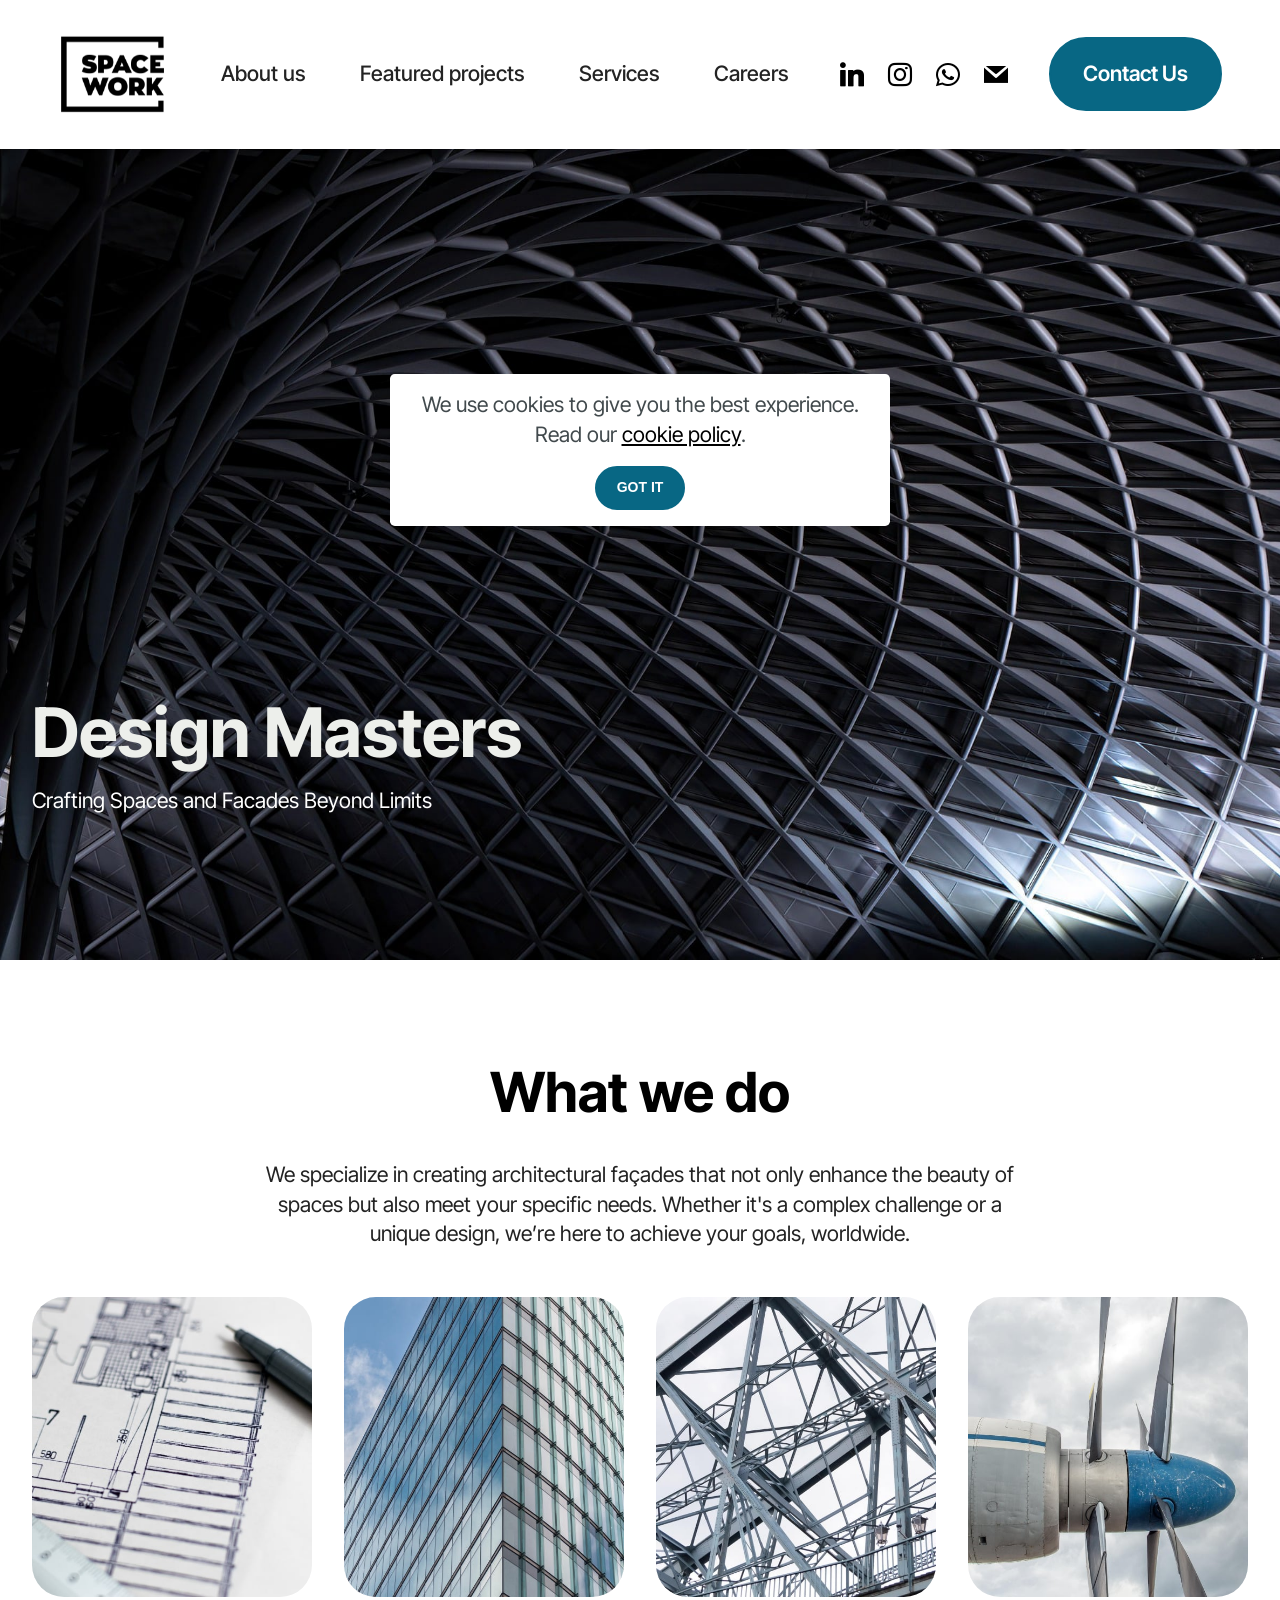
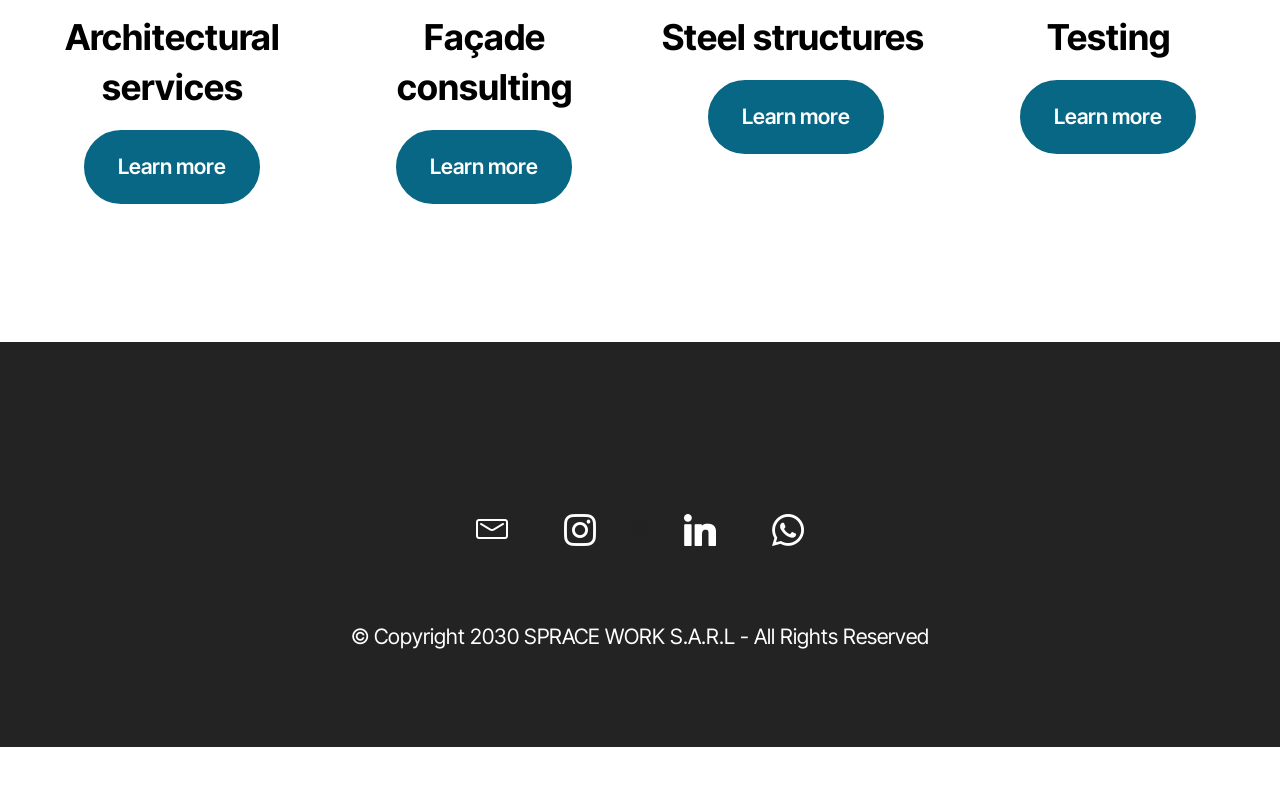
<file: Home.html>
<!DOCTYPE html>
<html  >
<head>
  <!-- Site made with Mobirise Website Builder v6.0.1, https://mobirise.com -->
  <meta charset="UTF-8">
  <meta http-equiv="X-UA-Compatible" content="IE=edge">
  <meta name="generator" content="Mobirise v6.0.1, mobirise.com">
  <meta name="viewport" content="width=device-width, initial-scale=1, minimum-scale=1">
  <link rel="shortcut icon" href="assets/images/space-work-logo-r1-model.png-256x455.png" type="image/x-icon">
  <meta name="description" content="">
  
  
  <title>Home</title>
  <link rel="stylesheet" href="assets/web/assets/mobirise-icons-bold/mobirise-icons-bold.css">
  <link rel="stylesheet" href="assets/bootstrap/css/bootstrap.min.css">
  <link rel="stylesheet" href="assets/bootstrap/css/bootstrap-grid.min.css">
  <link rel="stylesheet" href="assets/bootstrap/css/bootstrap-reboot.min.css">
  <link rel="stylesheet" href="assets/web/assets/gdpr-plugin/gdpr-styles.css">
  <link rel="stylesheet" href="assets/animatecss/animate.css">
  <link rel="stylesheet" href="assets/dropdown/css/style.css">
  <link rel="stylesheet" href="assets/socicon/css/styles.css">
  <link rel="stylesheet" href="assets/theme/css/style.css">
  <link rel="preload" href="https://fonts.googleapis.com/css?family=Inter+Tight:100,200,300,400,500,600,700,800,900,100i,200i,300i,400i,500i,600i,700i,800i,900i&display=swap" as="style" onload="this.onload=null;this.rel='stylesheet'">
  <noscript><link rel="stylesheet" href="https://fonts.googleapis.com/css?family=Inter+Tight:100,200,300,400,500,600,700,800,900,100i,200i,300i,400i,500i,600i,700i,800i,900i&display=swap"></noscript>
  <link rel="preload" as="style" href="assets/mobirise/css/mbr-additional.css?v=Th2w7r"><link rel="stylesheet" href="assets/mobirise/css/mbr-additional.css?v=Th2w7r" type="text/css">

  
  
  
</head>
<body>
  
  <section data-bs-version="5.1" class="menu menu3 cid-uEdAB3UQRY" once="menu" id="menu3-1i">
    
    <nav class="navbar navbar-dropdown navbar-fixed-top navbar-expand-lg">
        <div class="container-fluid">
            <div class="navbar-brand">
                <span class="navbar-logo">
                    <a href="index.html#header4-1j">
                        <img src="assets/images/space-work-logo-r1-model.png-256x455.png" alt="Mobirise Website Builder" style="height: 8rem;">
                    </a>
                </span>
                
            </div>
            <button class="navbar-toggler" type="button" data-toggle="collapse" data-bs-toggle="collapse" data-target="#navbarSupportedContent" data-bs-target="#navbarSupportedContent" aria-controls="navbarNavAltMarkup" aria-expanded="false" aria-label="Toggle navigation">
                <div class="hamburger">
                    <span></span>
                    <span></span>
                    <span></span>
                    <span></span>
                </div>
            </button>
            <div class="collapse navbar-collapse" id="navbarSupportedContent">
                <ul class="navbar-nav nav-dropdown" data-app-modern-menu="true"><li class="nav-item"><a class="nav-link link text-black text-primary display-4" href="Coming_soon.html#article02-2g">
                            About us</a></li>
                    <li class="nav-item"><a class="nav-link link text-black text-primary display-4" href="Coming_soon.html#article02-2g">Featured projects</a></li><li class="nav-item"><a class="nav-link link text-black text-primary display-4" href="Coming_soon.html#article02-2g">
                            Services</a></li>
                    <li class="nav-item"><a class="nav-link link text-black text-primary display-4" href="page2.html#form03-24">Careers</a>
                    </li></ul>
                <div class="icons-menu">
                    <a class="iconfont-wrapper" href="https://www.linkedin.com/company/spacework-ai" target="_blank">
                        <span class="p-2 mbr-iconfont socicon-linkedin socicon"></span>
                    </a>
                    <a class="iconfont-wrapper" href="https://instagram.com/spacework.ai" target="_blank">
                        <span class="p-2 mbr-iconfont socicon-instagram socicon"></span>
                    </a>
                    <a class="iconfont-wrapper" href="https://wa.me/96171555711">
                        <span class="p-2 mbr-iconfont socicon-whatsapp socicon"></span>
                    </a>
                    <a class="iconfont-wrapper" href="mailto:info@spacework.ai">
                        <span class="p-2 mbr-iconfont socicon-mail socicon"></span>
                    </a>
                </div>
                <div class="navbar-buttons mbr-section-btn"><a class="btn btn-warning display-4" href="page1.html#contacts02-21">Contact Us</a></div>
            </div>
        </div>
    </nav>
</section>

<section data-bs-version="5.1" class="header4 cid-uEdCLBY7hx mbr-fullscreen" id="header4-1j">

    
    <div class="mbr-overlay"></div>
    <div class="container">
        <div class="row">
            <div class="content-wrap">
                <h1 class="mbr-section-title mbr-fonts-style mbr-white mb-3 display-1"><strong>Design Masters&nbsp;</strong></h1>
                
                <p class="mbr-fonts-style mbr-text mbr-white mb-3 display-7">Crafting Spaces and Facades Beyond Limits
                </p>

                
            </div>
        </div>
    </div>
</section>

<section data-bs-version="5.1" class="features03 cid-uEdOVaZNpA" id="features03-1y">
	
	
	<div class="container-fluid">
		<div class="row justify-content-center mb-5">
			<div class="col-12 content-head">
				<div class="mbr-section-head">
					<h4 class="mbr-section-title mbr-fonts-style align-center mb-0 display-2"><strong>What we do</strong></h4>
					<h5 class="mbr-section-subtitle mbr-fonts-style align-center mt-4 mb-0 display-7"><div>We specialize in creating architectural façades that not only enhance the beauty of spaces but also meet your specific needs. Whether it's a complex challenge or a unique design, we’re here to achieve your goals, worldwide.</div></h5>
				</div>
			</div>
		</div>
		<div class="row">
			<div class="item features-image col-12 col-md-6 col-lg-3 active">
				<div class="item-wrapper">
					<div class="item-img mb-3">
						<img src="assets/images/mbr-1-838x559.webp" alt="Mobirise Website Builder" title="">
					</div>
					<div class="item-content align-left">
						<h5 class="item-title mbr-fonts-style mt-0 mb-2 display-5"><strong>Architectural services</strong></h5>
						
						<div class="mbr-section-btn item-footer"><a href="Coming_soon.html#article02-2g" class="btn item-btn btn-primary display-7">Learn more</a></div>
					</div>
				</div>
			</div>
			<div class="item features-image col-12 col-md-6 col-lg-3">
				<div class="item-wrapper">
					<div class="item-img mb-3">
						<img src="assets/images/mbr-838x556.webp" alt="Mobirise Website Builder" title="" data-slide-to="1" data-bs-slide-to="1">
					</div>
					<div class="item-content align-left">
						<h5 class="item-title mbr-fonts-style mb-2 mt-0 display-5"><strong>Façade consulting</strong></h5>
						
						<div class="mbr-section-btn item-footer"><a href="Coming_soon.html#article02-2g" class="btn item-btn btn-primary display-7">Learn more</a></div>
					</div>
				</div>
			</div>
			<div class="item features-image col-12 col-md-6 col-lg-3">
				<div class="item-wrapper">
					<div class="item-img mb-3">
						<img src="assets/images/mbr-1-838x556.webp" alt="Mobirise Website Builder" title="" data-slide-to="2" data-bs-slide-to="2">
					</div>
					<div class="item-content align-left">
						<h5 class="item-title mbr-fonts-style mb-2 mt-0 display-5"><strong>Steel structures&nbsp;</strong></h5>
						
						<div class="mbr-section-btn item-footer"><a href="Coming_soon.html#article02-2g" class="btn item-btn btn-primary display-7">Learn more</a></div>
					</div>
				</div>
			</div><div class="item features-image col-12 col-md-6 col-lg-3">
				<div class="item-wrapper">
					<div class="item-img mb-3">
						<img src="assets/images/mbr-838x560.webp" alt="Mobirise Website Builder" title="" data-slide-to="3" data-bs-slide-to="4">
					</div>
					<div class="item-content align-left">
						<h5 class="item-title mbr-fonts-style mb-2 mt-0 display-5"><strong>Testing</strong></h5>
						
						<div class="mbr-section-btn item-footer"><a href="Coming_soon.html#article02-2g" class="btn item-btn btn-primary display-7">Learn more</a></div>
					</div>
				</div>
			</div>
		</div>
	</div>
</section>

<section data-bs-version="5.1" class="footer3 cid-uEdNllm0ke" once="footers" id="footer03-1w">

        

    

    <div class="container">
        <div class="row">
            <div class="row-links">
                <ul class="header-menu">
                  
                  
                  
                  
                <li class="header-menu-item mbr-fonts-style display-5"></li><li class="header-menu-item mbr-fonts-style display-5"></li><li class="header-menu-item mbr-fonts-style display-5"></li><li class="header-menu-item mbr-fonts-style display-5"></li></ul>
              </div>

            <div class="col-12 mt-4">
                <div class="social-row">
                    <div class="soc-item">
                        <a href="mailto:info@spacework.ai">
                            <span class="mbr-iconfont display-7 mbrib-letter"></span>
                        </a>
                    </div>
                    <div class="soc-item">
                        <a href="Home.html#top" target="_blank">
                            <span class="mbr-iconfont socicon-instagram socicon"></span>
                        </a>
                    </div>
                    <div class="soc-item">
                        
                            <span class="mbr-iconfont socicon-instagram socicon"></span>
                        
                    </div>
                    <div class="soc-item">
                        <a href="https://www.linkedin.com/company/spacework-ai" target="_blank">
                            <span class="mbr-iconfont socicon-linkedin socicon"></span>
                        </a>
                    </div>
                    <div class="soc-item">
                        <a href="tel:96171555711">
                            <span class="mbr-iconfont socicon-whatsapp socicon"></span>
                        </a>
                    </div>
                </div>
            </div>
            <div class="col-12 mt-5">
                <p class="mbr-fonts-style copyright display-7">
                    © Copyright 2030 SPRACE WORK S.A.R.L - All Rights Reserved
                </p>
            </div>
        </div>
    </div>
</section><section class="display-7" style="padding: 0;align-items: center;justify-content: center;flex-wrap: wrap;    align-content: center;display: flex;position: relative;height: 4rem;"><a href="https://mobiri.se/2898509" style="flex: 1 1;height: 4rem;position: absolute;width: 100%;z-index: 1;"><img alt="" style="height: 4rem;" src="[data-uri]"></a><p style="margin: 0;text-align: center;" class="display-7">&#8204;</p><a style="z-index:1" href="https://mobirise.com/builder/ai-website-maker.html">AI Website Maker</a></section><script src="assets/bootstrap/js/bootstrap.bundle.min.js"></script>  <script src="assets/web/assets/cookies-alert-plugin/cookies-alert-core.js"></script>  <script src="assets/web/assets/cookies-alert-plugin/cookies-alert-script.js"></script>  <script src="assets/smoothscroll/smooth-scroll.js"></script>  <script src="assets/ytplayer/index.js"></script>  <script src="assets/dropdown/js/navbar-dropdown.js"></script>  <script src="assets/theme/js/script.js"></script>  
  
  
<div id="cookie-dialog" style="display: none;"><div id="cookiesdirective" style="background-color:rgba(255,255,255,1)"><div style="position: fixed; top: 0; right: 0; bottom: 0; left: 0; background-color: rgb(0, 0, 0); opacity: 0; z-index: 9999;"></div><div style="position: fixed; top: 0; right: 0; bottom: 0; left: 0; display: flex; align-items: center; z-index: 10000"><div class="cookie-wrapper" style="font-family: sans-serif;position: relative; width: 100%; max-width: 500px; margin-right: auto; margin-left: auto; padding: 1rem; text-align: center; border-radius: .3rem; box-shadow: 0 10px 40px 0 rgba(0,0,0,0.2); color:#424a4d; background:rgb(255, 255, 255);"><div class="mbr-text"><p class="display-7 accept-text">We use cookies to give you the best experience. Read our <a style='color: #000000; text-decoration: underline;' href='privacy.html'>cookie policy</a>.</p></div><div class="mbr-section-btn"><a class="btn btn-sm btn-primary" style="margin:0; background-color:#086784!important;color:#FFFFFF!important" id="impliedsubmit">GOT IT</a></div></div></div></div></div>
  <input name="cookieData" type="hidden" data-cookie-cookiesAlertType='false' data-cookie-customDialogSelector='#cookie-dialog' data-cookie-colorText='#424a4d' data-cookie-colorBg='rgb(255, 255, 255)' data-cookie-opacityOverlay='0' data-cookie-bgOpacity='100' data-cookie-textButton='GOT IT' data-cookie-rejectText='REJECT' data-cookie-colorButton='#086784' data-cookie-rejectColor='#ffffff' data-cookie-colorLink='#000000' data-cookie-underlineLink='true' data-cookie-text="We use cookies to give you the best experience. Read our <a href='privacy.html'>cookie policy</a>.">
    <input name="animation" type="hidden">
  </body>
</html>
</file>
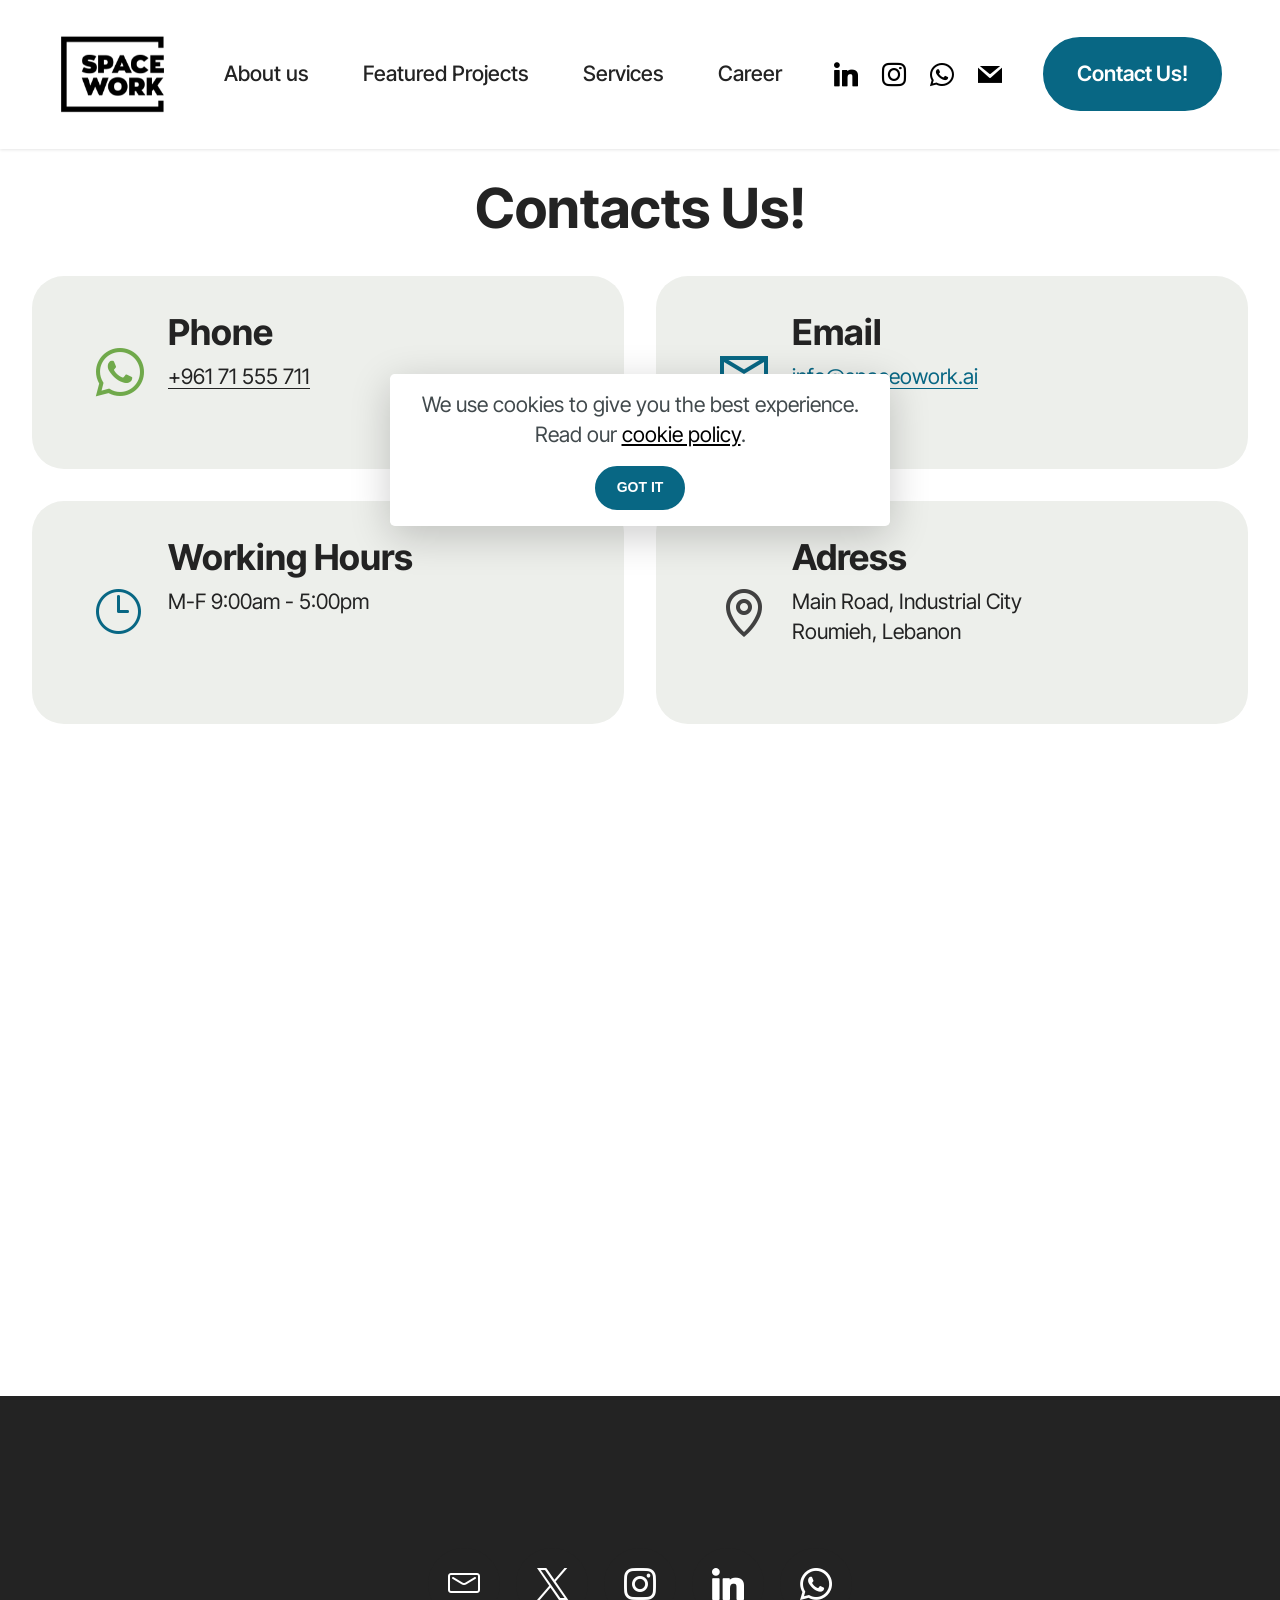
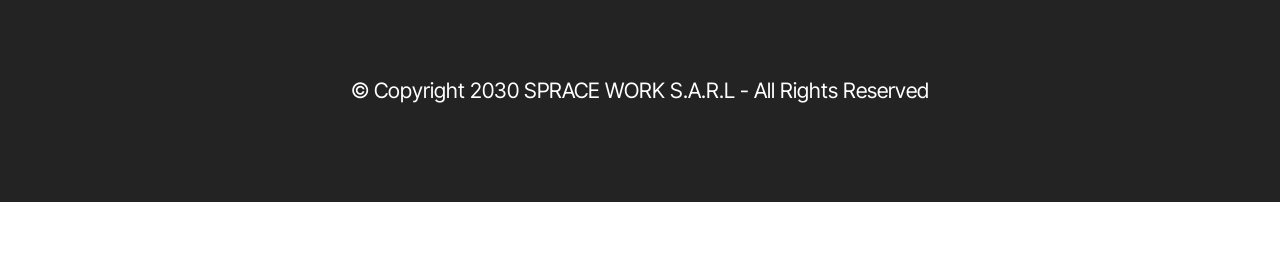
<file: page1.html>
<!DOCTYPE html>
<html  >
<head>
  <!-- Site made with Mobirise Website Builder v6.0.1, https://mobirise.com -->
  <meta charset="UTF-8">
  <meta http-equiv="X-UA-Compatible" content="IE=edge">
  <meta name="generator" content="Mobirise v6.0.1, mobirise.com">
  <meta name="viewport" content="width=device-width, initial-scale=1, minimum-scale=1">
  <link rel="shortcut icon" href="assets/images/space-work-logo-r1-model.png-256x455.png" type="image/x-icon">
  <meta name="description" content="">
  
  
  <title>Contact Us</title>
  <link rel="stylesheet" href="assets/web/assets/mobirise-icons2/mobirise2.css">
  <link rel="stylesheet" href="assets/web/assets/mobirise-icons-bold/mobirise-icons-bold.css">
  <link rel="stylesheet" href="assets/bootstrap/css/bootstrap.min.css">
  <link rel="stylesheet" href="assets/bootstrap/css/bootstrap-grid.min.css">
  <link rel="stylesheet" href="assets/bootstrap/css/bootstrap-reboot.min.css">
  <link rel="stylesheet" href="assets/web/assets/gdpr-plugin/gdpr-styles.css">
  <link rel="stylesheet" href="assets/animatecss/animate.css">
  <link rel="stylesheet" href="assets/dropdown/css/style.css">
  <link rel="stylesheet" href="assets/socicon/css/styles.css">
  <link rel="stylesheet" href="assets/theme/css/style.css">
  <link rel="preload" href="https://fonts.googleapis.com/css?family=Inter+Tight:100,200,300,400,500,600,700,800,900,100i,200i,300i,400i,500i,600i,700i,800i,900i&display=swap" as="style" onload="this.onload=null;this.rel='stylesheet'">
  <noscript><link rel="stylesheet" href="https://fonts.googleapis.com/css?family=Inter+Tight:100,200,300,400,500,600,700,800,900,100i,200i,300i,400i,500i,600i,700i,800i,900i&display=swap"></noscript>
  <link rel="preload" as="style" href="assets/mobirise/css/mbr-additional.css?v=cS2aHU"><link rel="stylesheet" href="assets/mobirise/css/mbr-additional.css?v=cS2aHU" type="text/css">

  
  
  
</head>
<body>
  
  <section data-bs-version="5.1" class="menu menu3 cid-uEdAB3UQRY" once="menu" id="menu3-1z">
    
    <nav class="navbar navbar-dropdown navbar-fixed-top navbar-expand-lg">
        <div class="container-fluid">
            <div class="navbar-brand">
                <span class="navbar-logo">
                    <a href="index.html#header4-1j">
                        <img src="assets/images/space-work-logo-r1-model.png-256x455.png" alt="Mobirise Website Builder" style="height: 8rem;">
                    </a>
                </span>
                
            </div>
            <button class="navbar-toggler" type="button" data-toggle="collapse" data-bs-toggle="collapse" data-target="#navbarSupportedContent" data-bs-target="#navbarSupportedContent" aria-controls="navbarNavAltMarkup" aria-expanded="false" aria-label="Toggle navigation">
                <div class="hamburger">
                    <span></span>
                    <span></span>
                    <span></span>
                    <span></span>
                </div>
            </button>
            <div class="collapse navbar-collapse" id="navbarSupportedContent">
                <ul class="navbar-nav nav-dropdown" data-app-modern-menu="true"><li class="nav-item"><a class="nav-link link text-black display-4" href="https://mobiri.se">
                            About us</a></li>
                    <li class="nav-item"><a class="nav-link link text-black display-4" href="https://mobiri.se">Featured Projects</a></li><li class="nav-item"><a class="nav-link link text-black text-primary display-4" href="page3.html#top">
                            Services</a></li>
                    <li class="nav-item"><a class="nav-link link text-black text-primary display-4" href="page2.html#form03-24">Career</a>
                    </li></ul>
                <div class="icons-menu">
                    <a class="iconfont-wrapper" href="https://mobiri.se" target="_blank">
                        <span class="p-2 mbr-iconfont socicon-linkedin socicon"></span>
                    </a>
                    <a class="iconfont-wrapper" href="https://instagram.com/spacework.ai" target="_blank">
                        <span class="p-2 mbr-iconfont socicon-instagram socicon"></span>
                    </a>
                    <a class="iconfont-wrapper" href="https://wa.me/96171555711">
                        <span class="p-2 mbr-iconfont socicon-whatsapp socicon"></span>
                    </a>
                    <a class="iconfont-wrapper" href="mailto:info@spacework.ai">
                        <span class="p-2 mbr-iconfont socicon-mail socicon"></span>
                    </a>
                </div>
                <div class="navbar-buttons mbr-section-btn"><a class="btn btn-warning display-4" href="page1.html#contacts02-21">Contact Us!</a></div>
            </div>
        </div>
    </nav>
</section>

<section data-bs-version="5.1" class="contacts2 cid-uEi7OajEac" id="contacts2-2b">
    <!---->
    

    
    
    <div class="container">
        <div class="mbr-section-head">
            <h3 class="mbr-section-title mbr-fonts-style align-center mb-0 display-2">
                <strong>Contacts Us!</strong></h3>
            
        </div>
        <div class="row justify-content-center mt-4">
            <div class="card col-12 col-md-6">
                <div class="card-wrapper">
                    <div class="image-wrapper">
                        <a href="https://wa.me/96171555711"><span class="mbr-iconfont socicon-whatsapp socicon" style="color: rgb(112, 169, 75); fill: rgb(112, 169, 75);"></span></a>
                    </div>
                    <div class="text-wrapper">
                        <h6 class="card-title mbr-fonts-style mb-1 display-5">
                            <strong>Phone</strong>
                        </h6>
                        <p class="mbr-text mbr-fonts-style display-7"><a href="tel:+96171555711" class="text-black">+961 71 555 711</a></p>
                    </div>
                </div>
            </div>
            <div class="card col-12 col-md-6">
                <div class="card-wrapper">
                    <div class="image-wrapper">
                        <a href="mailto:info@spacework.ai"><span class="mbr-iconfont mobi-mbri-letter mobi-mbri" style="color: rgb(8, 103, 132); fill: rgb(8, 103, 132);"></span></a>
                    </div>
                    <div class="text-wrapper">
                        <h6 class="card-title mbr-fonts-style mb-1 display-5">
                            <strong>Email</strong>
                        </h6>
                        <p class="mbr-text mbr-fonts-style display-7"><a href="mailto:info@spacework.ai" class="text-primary" style="">info@spaceowork.ai</a><br><a href="mailto:info@spacework.ai" class="text-primary"><br></a></p>
                    </div>
                </div>
            </div>
            <div class="card col-12 col-md-6">
                <div class="card-wrapper">
                    <div class="image-wrapper">
                        <span class="mbr-iconfont mbrib-clock"></span>
                    </div>
                    <div class="text-wrapper">
                        <h6 class="card-title mbr-fonts-style mb-1 display-5">
                            <strong>Working Hours</strong><br></h6>
                        <p class="mbr-text mbr-fonts-style display-7">M-F 9:00am - 5:00pm<br></p>
                    </div>
                </div>
            </div>
            <div class="card col-12 col-md-6">
                <div class="card-wrapper">
                    <div class="image-wrapper">
                        <span class="mbr-iconfont mobi-mbri-map-pin mobi-mbri" style="color: rgb(65, 65, 65); fill: rgb(65, 65, 65);"></span>
                    </div>
                    <div class="text-wrapper">
                        <h6 class="card-title mbr-fonts-style mb-1 display-5">
                            <strong>Adress</strong></h6>
                        <p class="mbr-text mbr-fonts-style display-7">Main Road, Industrial City<br>Roumieh, Lebanon<br><br></p>
                    </div>
                </div>
            </div>
        </div>
    </div>
</section>

<section data-bs-version="5.1" class="map1 cid-uEiaoDLhxZ" id="map1-2c">
    
    
    
    <div class="container">
        
        <div class="google-map"><iframe frameborder="0" style="border:0" src="https://www.google.com/maps/embed?pb=!1m18!1m12!1m3!1d12369178.444537017!2d8.040237448472473!3d40.80997202354922!2m3!1f0!2f0!3f0!3m2!1i1024!2i768!4f13.1!3m3!1m2!1s0x151f3dea48c4d959%3A0x4457640076c6159b!2sALGECO%20ltd.!5e0!3m2!1sen!2slb!4v1740920887561!5m2!1sen!2slb" allowfullscreen=""></iframe></div>
    </div>
</section>

<section data-bs-version="5.1" class="footer3 cid-uEdNllm0ke" once="footers" id="footer03-20">

        

    

    <div class="container">
        <div class="row">
            <div class="row-links">
                <ul class="header-menu">
                  
                  
                  
                  
                <li class="header-menu-item mbr-fonts-style display-5"></li><li class="header-menu-item mbr-fonts-style display-5"></li><li class="header-menu-item mbr-fonts-style display-5"></li><li class="header-menu-item mbr-fonts-style display-5"></li></ul>
              </div>

            <div class="col-12 mt-4">
                <div class="social-row">
                    <div class="soc-item">
                        <a href="https://mobiri.se/" target="_blank">
                            <span class="mbr-iconfont display-7 mbrib-letter"></span>
                        </a>
                    </div>
                    <div class="soc-item">
                        <a href="https://mobiri.se/" target="_blank">
                            <span class="mbr-iconfont socicon-twitter socicon"></span>
                        </a>
                    </div>
                    <div class="soc-item">
                        <a href="https://mobiri.se/" target="_blank">
                            <span class="mbr-iconfont socicon-instagram socicon"></span>
                        </a>
                    </div>
                    <div class="soc-item">
                        <a href="https://mobiri.se/" target="_blank">
                            <span class="mbr-iconfont socicon socicon-linkedin"></span>
                        </a>
                    </div>
                    <div class="soc-item">
                        <a href="https://mobiri.se/" target="_blank">
                            <span class="mbr-iconfont socicon-whatsapp socicon"></span>
                        </a>
                    </div>
                </div>
            </div>
            <div class="col-12 mt-5">
                <p class="mbr-fonts-style copyright display-7">
                    © Copyright 2030 SPRACE WORK S.A.R.L - All Rights Reserved
                </p>
            </div>
        </div>
    </div>
</section><section class="display-7" style="padding: 0;align-items: center;justify-content: center;flex-wrap: wrap;    align-content: center;display: flex;position: relative;height: 4rem;"><a href="https://mobiri.se/2898509" style="flex: 1 1;height: 4rem;position: absolute;width: 100%;z-index: 1;"><img alt="" style="height: 4rem;" src="[data-uri]"></a><p style="margin: 0;text-align: center;" class="display-7">&#8204;</p><a style="z-index:1" href="https://mobirise.com/offline-website-builder.html">Offline Website Maker</a></section><script src="assets/bootstrap/js/bootstrap.bundle.min.js"></script>  <script src="assets/web/assets/cookies-alert-plugin/cookies-alert-core.js"></script>  <script src="assets/web/assets/cookies-alert-plugin/cookies-alert-script.js"></script>  <script src="assets/smoothscroll/smooth-scroll.js"></script>  <script src="assets/ytplayer/index.js"></script>  <script src="assets/dropdown/js/navbar-dropdown.js"></script>  <script src="assets/theme/js/script.js"></script>  
  
  
<div id="cookie-dialog" style="display: none;"><div id="cookiesdirective" style="background-color:rgba(255,255,255,1)"><div style="position: fixed; top: 0; right: 0; bottom: 0; left: 0; background-color: rgb(0, 0, 0); opacity: 0; z-index: 9999;"></div><div style="position: fixed; top: 0; right: 0; bottom: 0; left: 0; display: flex; align-items: center; z-index: 10000"><div class="cookie-wrapper" style="font-family: sans-serif;position: relative; width: 100%; max-width: 500px; margin-right: auto; margin-left: auto; padding: 1rem; text-align: center; border-radius: .3rem; box-shadow: 0 10px 40px 0 rgba(0,0,0,0.2); color:#424a4d; background:rgb(255, 255, 255);"><div class="mbr-text"><p class="display-7 accept-text">We use cookies to give you the best experience. Read our <a style='color: #000000; text-decoration: underline;' href='privacy.html'>cookie policy</a>.</p></div><div class="mbr-section-btn"><a class="btn btn-sm btn-primary" style="margin:0; background-color:#086784!important;color:#FFFFFF!important" id="impliedsubmit">GOT IT</a></div></div></div></div></div>
  <input name="cookieData" type="hidden" data-cookie-cookiesAlertType='false' data-cookie-customDialogSelector='#cookie-dialog' data-cookie-colorText='#424a4d' data-cookie-colorBg='rgb(255, 255, 255)' data-cookie-opacityOverlay='0' data-cookie-bgOpacity='100' data-cookie-textButton='GOT IT' data-cookie-rejectText='REJECT' data-cookie-colorButton='#086784' data-cookie-rejectColor='#ffffff' data-cookie-colorLink='#000000' data-cookie-underlineLink='true' data-cookie-text="We use cookies to give you the best experience. Read our <a href='privacy.html'>cookie policy</a>.">
    <input name="animation" type="hidden">
  </body>
</html>
</file>
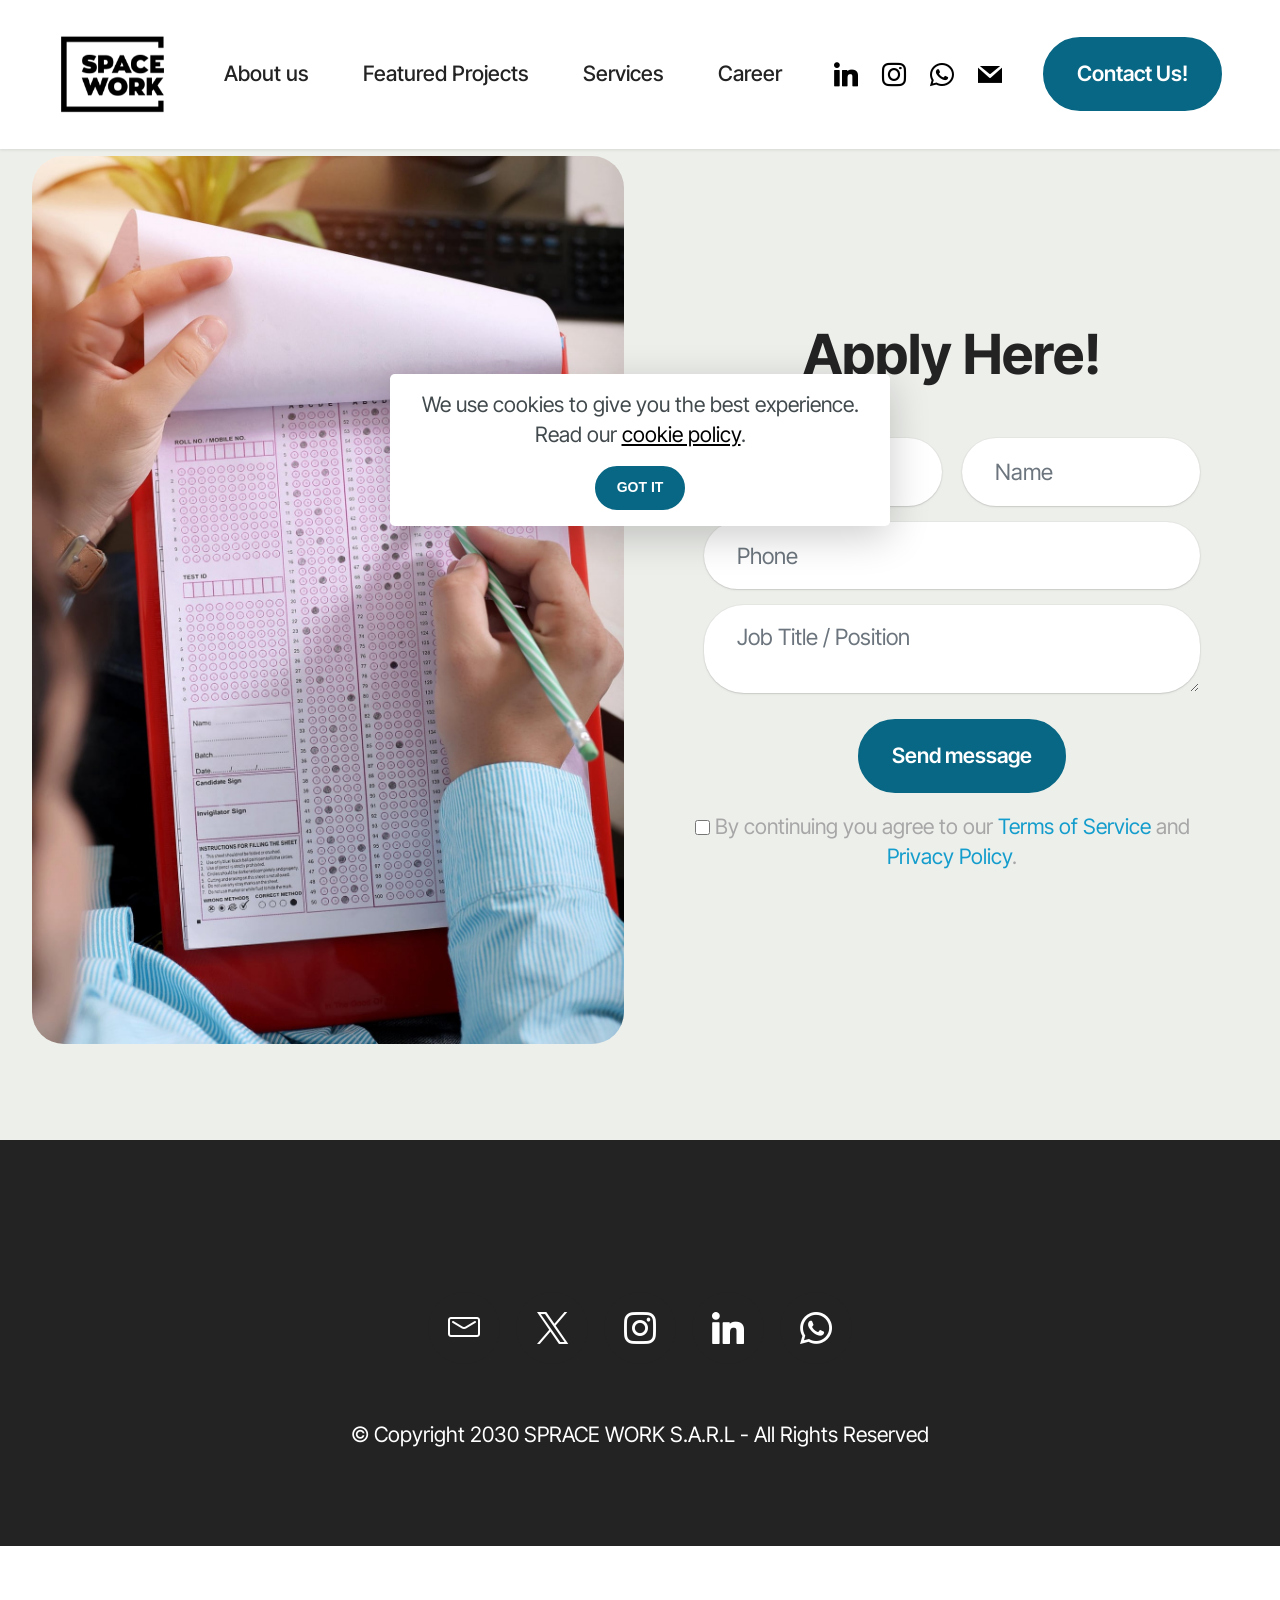
<file: page2.html>
<!DOCTYPE html>
<html  >
<head>
  <!-- Site made with Mobirise Website Builder v6.0.1, https://mobirise.com -->
  <meta charset="UTF-8">
  <meta http-equiv="X-UA-Compatible" content="IE=edge">
  <meta name="generator" content="Mobirise v6.0.1, mobirise.com">
  <meta name="viewport" content="width=device-width, initial-scale=1, minimum-scale=1">
  <link rel="shortcut icon" href="assets/images/space-work-logo-r1-model.png-256x455.png" type="image/x-icon">
  <meta name="description" content="">
  
  
  <title>Career</title>
  <link rel="stylesheet" href="assets/web/assets/mobirise-icons-bold/mobirise-icons-bold.css">
  <link rel="stylesheet" href="assets/bootstrap/css/bootstrap.min.css">
  <link rel="stylesheet" href="assets/bootstrap/css/bootstrap-grid.min.css">
  <link rel="stylesheet" href="assets/bootstrap/css/bootstrap-reboot.min.css">
  <link rel="stylesheet" href="assets/web/assets/gdpr-plugin/gdpr-styles.css">
  <link rel="stylesheet" href="assets/animatecss/animate.css">
  <link rel="stylesheet" href="assets/dropdown/css/style.css">
  <link rel="stylesheet" href="assets/socicon/css/styles.css">
  <link rel="stylesheet" href="assets/theme/css/style.css">
  <link rel="preload" href="https://fonts.googleapis.com/css?family=Inter+Tight:100,200,300,400,500,600,700,800,900,100i,200i,300i,400i,500i,600i,700i,800i,900i&display=swap" as="style" onload="this.onload=null;this.rel='stylesheet'">
  <noscript><link rel="stylesheet" href="https://fonts.googleapis.com/css?family=Inter+Tight:100,200,300,400,500,600,700,800,900,100i,200i,300i,400i,500i,600i,700i,800i,900i&display=swap"></noscript>
  <link rel="preload" as="style" href="assets/mobirise/css/mbr-additional.css?v=MeeFxW"><link rel="stylesheet" href="assets/mobirise/css/mbr-additional.css?v=MeeFxW" type="text/css">

  
  
  
</head>
<body>
  
  <section data-bs-version="5.1" class="menu menu3 cid-uEdAB3UQRY" once="menu" id="menu3-22">
    
    <nav class="navbar navbar-dropdown navbar-fixed-top navbar-expand-lg">
        <div class="container-fluid">
            <div class="navbar-brand">
                <span class="navbar-logo">
                    <a href="index.html#header4-1j">
                        <img src="assets/images/space-work-logo-r1-model.png-256x455.png" alt="Mobirise Website Builder" style="height: 8rem;">
                    </a>
                </span>
                
            </div>
            <button class="navbar-toggler" type="button" data-toggle="collapse" data-bs-toggle="collapse" data-target="#navbarSupportedContent" data-bs-target="#navbarSupportedContent" aria-controls="navbarNavAltMarkup" aria-expanded="false" aria-label="Toggle navigation">
                <div class="hamburger">
                    <span></span>
                    <span></span>
                    <span></span>
                    <span></span>
                </div>
            </button>
            <div class="collapse navbar-collapse" id="navbarSupportedContent">
                <ul class="navbar-nav nav-dropdown" data-app-modern-menu="true"><li class="nav-item"><a class="nav-link link text-black display-4" href="https://mobiri.se">
                            About us</a></li>
                    <li class="nav-item"><a class="nav-link link text-black display-4" href="https://mobiri.se">Featured Projects</a></li><li class="nav-item"><a class="nav-link link text-black text-primary display-4" href="page3.html#top">
                            Services</a></li>
                    <li class="nav-item"><a class="nav-link link text-black text-primary display-4" href="page2.html#form03-24">Career</a>
                    </li></ul>
                <div class="icons-menu">
                    <a class="iconfont-wrapper" href="https://mobiri.se" target="_blank">
                        <span class="p-2 mbr-iconfont socicon-linkedin socicon"></span>
                    </a>
                    <a class="iconfont-wrapper" href="https://instagram.com/spacework.ai" target="_blank">
                        <span class="p-2 mbr-iconfont socicon-instagram socicon"></span>
                    </a>
                    <a class="iconfont-wrapper" href="https://wa.me/96171555711">
                        <span class="p-2 mbr-iconfont socicon-whatsapp socicon"></span>
                    </a>
                    <a class="iconfont-wrapper" href="mailto:info@spacework.ai">
                        <span class="p-2 mbr-iconfont socicon-mail socicon"></span>
                    </a>
                </div>
                <div class="navbar-buttons mbr-section-btn"><a class="btn btn-warning display-4" href="page1.html#contacts02-21">Contact Us!</a></div>
            </div>
        </div>
    </nav>
</section>

<section data-bs-version="5.1" class="form03 cid-uEeMLqxGwh" id="form03-24">
    

    

    <div class="container">
        <div class="row justify-content-center">
            <div class="col-12 col-lg item-wrapper">
                <div class="mbr-section-head mb-5">
                    <h3 class="mbr-section-title mbr-fonts-style align-center mb-0 display-2">
                        <strong>Apply Here!</strong></h3>
                    
                </div>
                <div class="col-lg-12 mx-auto mbr-form" data-form-type="formoid">
                    <form action="https://mobirise.eu/" method="POST" class="mbr-form form-with-styler" data-form-title="Form Name"><input type="hidden" name="email" data-form-email="true" value="ZdSIEW8NUU2vB+O3Av8deqbH/x39mMNn74K61dsgNbSgHcUIlREu6k/H8zpLHDSatCFQxB7S7BIy6C9SmHqqceOPkCebfXj+dRmWvSzxMW+gyFhdsH+GHtLScXsHAmP/">
                        <div class="row">
                            <div hidden="hidden" data-form-alert="" class="alert alert-success col-12">Thanks for applying we will get back to you within 7 days!</div>
                            <div hidden="hidden" data-form-alert-danger="" class="alert alert-danger col-12">
                                Oops...! some problem!
                            </div>
                        </div>
                        <div class="dragArea row">
                            <div class="col-md col-sm-12 form-group mb-3 mb-3" data-for="name">
                                <input type="text" name="name" placeholder="Name" data-form-field="name" class="form-control" value="" id="name-form03-24">
                            </div>
                            <div class="col-md col-sm-12 form-group mb-3 mb-3" data-for="email">
                                <input type="email" name="email" placeholder="E-mail" data-form-field="email" class="form-control" value="" id="email-form03-24">
                            </div>
                            <div class="col-12 form-group mb-3 mb-3" data-for="phone">
                                <input type="tel" name="phone" placeholder="Phone" data-form-field="phone" class="form-control" value="" id="phone-form03-24">
                            </div>
                            <div class="col-12 form-group mb-3 mb-3" data-for="textarea">
                                <textarea name="textarea" placeholder="Job Title / Position" data-form-field="textarea" class="form-control" id="textarea-form03-24"></textarea>
                            </div>
                            <div class="col-lg-12 col-md-12 col-sm-12 align-center mbr-section-btn">
                                <button type="submit" class="btn btn-primary display-7">
                                    Send message
                                </button>
                            </div>
                        </div>
                    <span class="gdpr-block">
<label>
<span class="textGDPR display-7" style="color: #a7a7a7"><input type="checkbox" name="gdpr" id="gdpr-form03-24" required="">By continuing you agree to our <a style="color: #149dcc; text-decoration: none;" href="terms.html">Terms of Service</a> and <a style="color: #149dcc; text-decoration: none;" href="policy.html">Privacy Policy</a>.</span>
</label>
</span></form>
                </div>


            </div>
            <div class="col-12 col-lg-6">
                <div class="image-wrapper">
                    <img class="w-100" src="assets/images/mbr-1256x1884.webp" alt="Mobirise Website Builder">
                </div>
            </div>

        </div>
    </div>
</section>

<section data-bs-version="5.1" class="footer3 cid-uEdNllm0ke" once="footers" id="footer03-23">

        

    

    <div class="container">
        <div class="row">
            <div class="row-links">
                <ul class="header-menu">
                  
                  
                  
                  
                <li class="header-menu-item mbr-fonts-style display-5"></li><li class="header-menu-item mbr-fonts-style display-5"></li><li class="header-menu-item mbr-fonts-style display-5"></li><li class="header-menu-item mbr-fonts-style display-5"></li></ul>
              </div>

            <div class="col-12 mt-4">
                <div class="social-row">
                    <div class="soc-item">
                        <a href="https://mobiri.se/" target="_blank">
                            <span class="mbr-iconfont display-7 mbrib-letter"></span>
                        </a>
                    </div>
                    <div class="soc-item">
                        <a href="https://mobiri.se/" target="_blank">
                            <span class="mbr-iconfont socicon-twitter socicon"></span>
                        </a>
                    </div>
                    <div class="soc-item">
                        <a href="https://mobiri.se/" target="_blank">
                            <span class="mbr-iconfont socicon-instagram socicon"></span>
                        </a>
                    </div>
                    <div class="soc-item">
                        <a href="https://mobiri.se/" target="_blank">
                            <span class="mbr-iconfont socicon socicon-linkedin"></span>
                        </a>
                    </div>
                    <div class="soc-item">
                        <a href="https://mobiri.se/" target="_blank">
                            <span class="mbr-iconfont socicon-whatsapp socicon"></span>
                        </a>
                    </div>
                </div>
            </div>
            <div class="col-12 mt-5">
                <p class="mbr-fonts-style copyright display-7">
                    © Copyright 2030 SPRACE WORK S.A.R.L - All Rights Reserved
                </p>
            </div>
        </div>
    </div>
</section><section class="display-7" style="padding: 0;align-items: center;justify-content: center;flex-wrap: wrap;    align-content: center;display: flex;position: relative;height: 4rem;"><a href="https://mobiri.se/2898509" style="flex: 1 1;height: 4rem;position: absolute;width: 100%;z-index: 1;"><img alt="" style="height: 4rem;" src="[data-uri]"></a><p style="margin: 0;text-align: center;" class="display-7">&#8204;</p><a style="z-index:1" href="https://mobirise.com/builder/ai-website-builder.html">Free AI Website Builder</a></section><script src="assets/bootstrap/js/bootstrap.bundle.min.js"></script>  <script src="assets/web/assets/cookies-alert-plugin/cookies-alert-core.js"></script>  <script src="assets/web/assets/cookies-alert-plugin/cookies-alert-script.js"></script>  <script src="assets/smoothscroll/smooth-scroll.js"></script>  <script src="assets/ytplayer/index.js"></script>  <script src="assets/dropdown/js/navbar-dropdown.js"></script>  <script src="assets/theme/js/script.js"></script>  <script src="assets/formoid/formoid.min.js"></script>  
  
  
<div id="cookie-dialog" style="display: none;"><div id="cookiesdirective" style="background-color:rgba(255,255,255,1)"><div style="position: fixed; top: 0; right: 0; bottom: 0; left: 0; background-color: rgb(0, 0, 0); opacity: 0; z-index: 9999;"></div><div style="position: fixed; top: 0; right: 0; bottom: 0; left: 0; display: flex; align-items: center; z-index: 10000"><div class="cookie-wrapper" style="font-family: sans-serif;position: relative; width: 100%; max-width: 500px; margin-right: auto; margin-left: auto; padding: 1rem; text-align: center; border-radius: .3rem; box-shadow: 0 10px 40px 0 rgba(0,0,0,0.2); color:#424a4d; background:rgb(255, 255, 255);"><div class="mbr-text"><p class="display-7 accept-text">We use cookies to give you the best experience. Read our <a style='color: #000000; text-decoration: underline;' href='privacy.html'>cookie policy</a>.</p></div><div class="mbr-section-btn"><a class="btn btn-sm btn-primary" style="margin:0; background-color:#086784!important;color:#FFFFFF!important" id="impliedsubmit">GOT IT</a></div></div></div></div></div>
  <input name="cookieData" type="hidden" data-cookie-cookiesAlertType='false' data-cookie-customDialogSelector='#cookie-dialog' data-cookie-colorText='#424a4d' data-cookie-colorBg='rgb(255, 255, 255)' data-cookie-opacityOverlay='0' data-cookie-bgOpacity='100' data-cookie-textButton='GOT IT' data-cookie-rejectText='REJECT' data-cookie-colorButton='#086784' data-cookie-rejectColor='#ffffff' data-cookie-colorLink='#000000' data-cookie-underlineLink='true' data-cookie-text="We use cookies to give you the best experience. Read our <a href='privacy.html'>cookie policy</a>.">
    <input name="animation" type="hidden">
  </body>
</html>
</file>
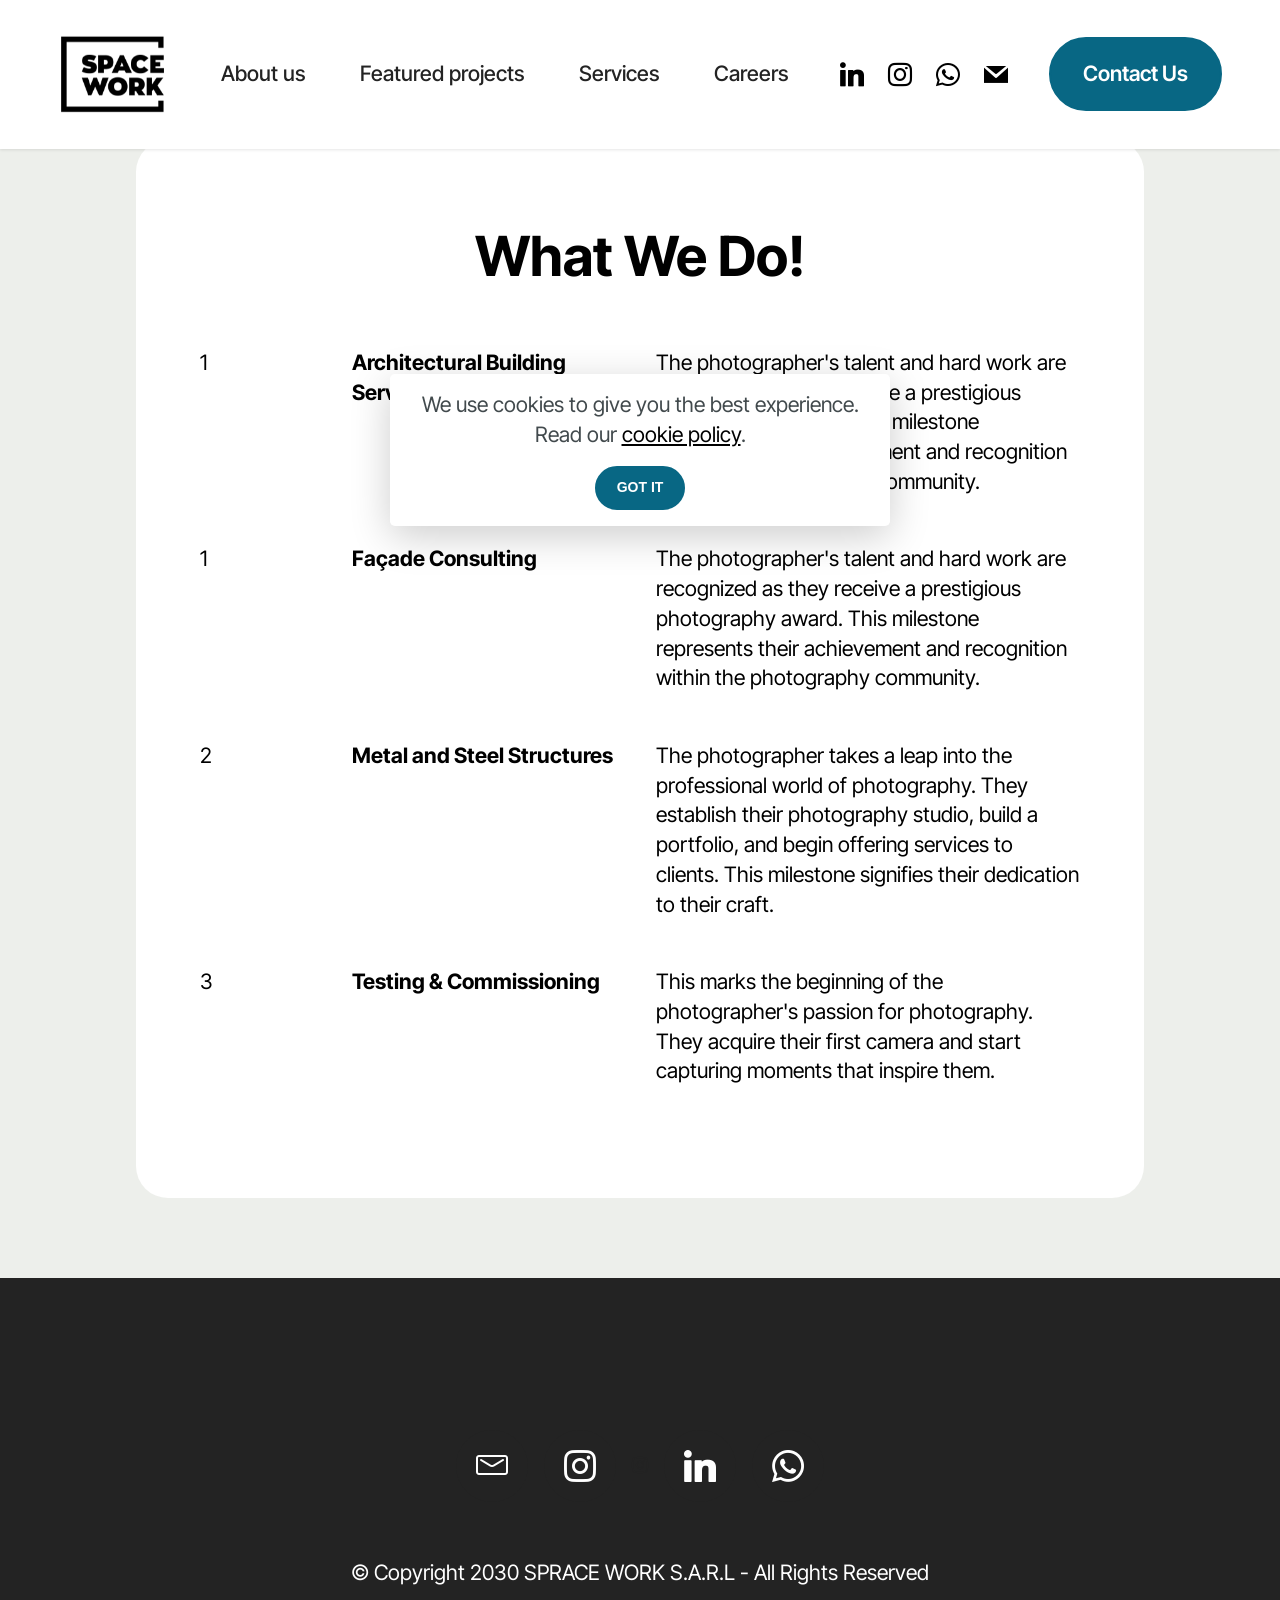
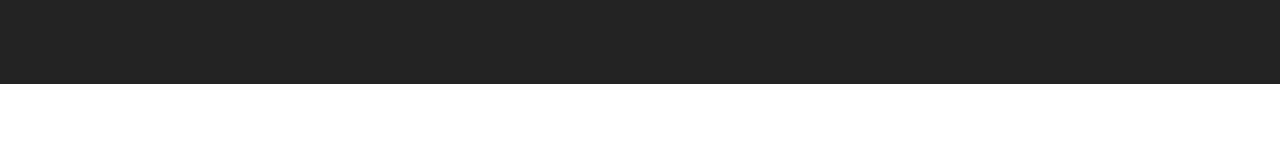
<file: page3.html>
<!DOCTYPE html>
<html  >
<head>
  <!-- Site made with Mobirise Website Builder v6.0.1, https://mobirise.com -->
  <meta charset="UTF-8">
  <meta http-equiv="X-UA-Compatible" content="IE=edge">
  <meta name="generator" content="Mobirise v6.0.1, mobirise.com">
  <meta name="viewport" content="width=device-width, initial-scale=1, minimum-scale=1">
  <link rel="shortcut icon" href="assets/images/space-work-logo-r1-model.png-256x455.png" type="image/x-icon">
  <meta name="description" content="">
  
  
  <title>Services</title>
  <link rel="stylesheet" href="assets/web/assets/mobirise-icons-bold/mobirise-icons-bold.css">
  <link rel="stylesheet" href="assets/bootstrap/css/bootstrap.min.css">
  <link rel="stylesheet" href="assets/bootstrap/css/bootstrap-grid.min.css">
  <link rel="stylesheet" href="assets/bootstrap/css/bootstrap-reboot.min.css">
  <link rel="stylesheet" href="assets/web/assets/gdpr-plugin/gdpr-styles.css">
  <link rel="stylesheet" href="assets/animatecss/animate.css">
  <link rel="stylesheet" href="assets/dropdown/css/style.css">
  <link rel="stylesheet" href="assets/socicon/css/styles.css">
  <link rel="stylesheet" href="assets/theme/css/style.css">
  <link rel="preload" href="https://fonts.googleapis.com/css?family=Inter+Tight:100,200,300,400,500,600,700,800,900,100i,200i,300i,400i,500i,600i,700i,800i,900i&display=swap" as="style" onload="this.onload=null;this.rel='stylesheet'">
  <noscript><link rel="stylesheet" href="https://fonts.googleapis.com/css?family=Inter+Tight:100,200,300,400,500,600,700,800,900,100i,200i,300i,400i,500i,600i,700i,800i,900i&display=swap"></noscript>
  <link rel="preload" as="style" href="assets/mobirise/css/mbr-additional.css?v=xVRXvd"><link rel="stylesheet" href="assets/mobirise/css/mbr-additional.css?v=xVRXvd" type="text/css">

  
  
  
</head>
<body>
  
  <section data-bs-version="5.1" class="menu menu3 cid-uEdAB3UQRY" once="menu" id="menu3-25">
    
    <nav class="navbar navbar-dropdown navbar-fixed-top navbar-expand-lg">
        <div class="container-fluid">
            <div class="navbar-brand">
                <span class="navbar-logo">
                    <a href="index.html#header4-1j">
                        <img src="assets/images/space-work-logo-r1-model.png-256x455.png" alt="Mobirise Website Builder" style="height: 8rem;">
                    </a>
                </span>
                
            </div>
            <button class="navbar-toggler" type="button" data-toggle="collapse" data-bs-toggle="collapse" data-target="#navbarSupportedContent" data-bs-target="#navbarSupportedContent" aria-controls="navbarNavAltMarkup" aria-expanded="false" aria-label="Toggle navigation">
                <div class="hamburger">
                    <span></span>
                    <span></span>
                    <span></span>
                    <span></span>
                </div>
            </button>
            <div class="collapse navbar-collapse" id="navbarSupportedContent">
                <ul class="navbar-nav nav-dropdown" data-app-modern-menu="true"><li class="nav-item"><a class="nav-link link text-black text-primary display-4" href="Coming_soon.html#article02-2g">
                            About us</a></li>
                    <li class="nav-item"><a class="nav-link link text-black text-primary display-4" href="Coming_soon.html#article02-2g">Featured projects</a></li><li class="nav-item"><a class="nav-link link text-black text-primary display-4" href="Coming_soon.html#article02-2g">
                            Services</a></li>
                    <li class="nav-item"><a class="nav-link link text-black text-primary display-4" href="page2.html#form03-24">Careers</a>
                    </li></ul>
                <div class="icons-menu">
                    <a class="iconfont-wrapper" href="https://www.linkedin.com/company/spacework-ai" target="_blank">
                        <span class="p-2 mbr-iconfont socicon-linkedin socicon"></span>
                    </a>
                    <a class="iconfont-wrapper" href="https://instagram.com/spacework.ai" target="_blank">
                        <span class="p-2 mbr-iconfont socicon-instagram socicon"></span>
                    </a>
                    <a class="iconfont-wrapper" href="https://wa.me/96171555711">
                        <span class="p-2 mbr-iconfont socicon-whatsapp socicon"></span>
                    </a>
                    <a class="iconfont-wrapper" href="mailto:info@spacework.ai">
                        <span class="p-2 mbr-iconfont socicon-mail socicon"></span>
                    </a>
                </div>
                <div class="navbar-buttons mbr-section-btn"><a class="btn btn-warning display-4" href="page1.html#contacts02-21">Contact Us</a></div>
            </div>
        </div>
    </nav>
</section>

<section data-bs-version="5.1" class="timeline04 cid-uEeODXBwes" id="timeline04-28">
  

  
  
  <div class="container">
    <div class="row justify-content-center">
      <div class="card col-md-12 col-lg-10">
        <div class="card-wrapper">
          <div class="row justify-content-center">
            <div class="col-12 mb-5 content-head">
              <h3 class="card-title mbr-fonts-style mbr-white mt-3 display-2">
                <strong>What We Do!</strong></h3>
              
            </div>
          </div>
          <div class="card-box">
            <div class="row justify-content-center item features-without-image mb-5">
              <div class="col-12 col-lg-2">
                <h5 class="mbr-card-title mbr-fonts-style mt-0 mb-3 display-7">
                  1
                </h5>
              </div>
              <div class="col-12 col-lg-4">
                <h6 class="mbr-card-subtitle mbr-fonts-style mt-0 mb-3 display-7">
                  <strong>Architectural Building Services</strong></h6>
              </div>
              <div class="col-md-12 col-lg item-wrapper">
                <p class="mbr-text mbr-fonts-style mt-0 mb-0 display-7">
                  The photographer's talent and hard work are recognized as they receive a prestigious photography
                  award. This milestone represents their achievement and recognition within the photography community.
                </p>
              </div>
            </div><div class="row justify-content-center item features-without-image mb-5">
              <div class="col-12 col-lg-2">
                <h5 class="mbr-card-title mbr-fonts-style mt-0 mb-3 display-7">
                  1
                </h5>
              </div>
              <div class="col-12 col-lg-4">
                <h6 class="mbr-card-subtitle mbr-fonts-style mt-0 mb-3 display-7"><strong>Façade Consulting</strong></h6>
              </div>
              <div class="col-md-12 col-lg item-wrapper">
                <p class="mbr-text mbr-fonts-style mt-0 mb-0 display-7">
                  The photographer's talent and hard work are recognized as they receive a prestigious photography
                  award. This milestone represents their achievement and recognition within the photography community.
                </p>
              </div>
            </div>
            <div class="row justify-content-center item features-without-image mb-5">
              <div class="col-12 col-lg-2">
                <h5 class="mbr-card-title mbr-fonts-style mt-0 mb-3 display-7">
                  2
                </h5>

              </div>
              <div class="col-12 col-lg-4">
                <h6 class="mbr-card-subtitle mbr-fonts-style mt-0 mb-3 display-7">
                  <strong>Metal and Steel Structures</strong></h6>
              </div>
              <div class="col-md-12 col-lg item-wrapper">
                <p class="mbr-text mbr-fonts-style mt-0 mb-0 display-7">
                  The photographer takes a leap into the professional world of photography. They establish their
                  photography studio, build a portfolio, and begin offering services to clients. This milestone
                  signifies their dedication to their craft.
                </p>
              </div>
            </div>
            <div class="row justify-content-center item features-without-image mb-5">
              <div class="col-12 col-lg-2">
                <h5 class="mbr-card-title mbr-fonts-style mt-0 mb-3 display-7">
                  3
                </h5>
              </div>
              <div class="col-12 col-lg-4">
                <h6 class="mbr-card-subtitle mbr-fonts-style mt-0 mb-3 display-7">
                  <strong>Testing &amp; Commissioning&nbsp;</strong></h6>
              </div>
              <div class="col-md-12 col-lg item-wrapper">
                <p class="mbr-text mbr-fonts-style mt-0 mb-0 display-7">
                  This marks the beginning of the photographer's passion for photography. They acquire their first
                  camera and start capturing moments that inspire them.
                </p>
              </div>
            </div>
          </div>
        </div>
      </div>
    </div>
  </div>
</section>

<section data-bs-version="5.1" class="footer3 cid-uEdNllm0ke" once="footers" id="footer03-26">

        

    

    <div class="container">
        <div class="row">
            <div class="row-links">
                <ul class="header-menu">
                  
                  
                  
                  
                <li class="header-menu-item mbr-fonts-style display-5"></li><li class="header-menu-item mbr-fonts-style display-5"></li><li class="header-menu-item mbr-fonts-style display-5"></li><li class="header-menu-item mbr-fonts-style display-5"></li></ul>
              </div>

            <div class="col-12 mt-4">
                <div class="social-row">
                    <div class="soc-item">
                        <a href="mailto:info@spacework.ai">
                            <span class="mbr-iconfont display-7 mbrib-letter"></span>
                        </a>
                    </div>
                    <div class="soc-item">
                        <a href="Home.html#top" target="_blank">
                            <span class="mbr-iconfont socicon-instagram socicon"></span>
                        </a>
                    </div>
                    <div class="soc-item">
                        
                            <span class="mbr-iconfont socicon-instagram socicon"></span>
                        
                    </div>
                    <div class="soc-item">
                        <a href="https://www.linkedin.com/company/spacework-ai" target="_blank">
                            <span class="mbr-iconfont socicon-linkedin socicon"></span>
                        </a>
                    </div>
                    <div class="soc-item">
                        <a href="tel:96171555711">
                            <span class="mbr-iconfont socicon-whatsapp socicon"></span>
                        </a>
                    </div>
                </div>
            </div>
            <div class="col-12 mt-5">
                <p class="mbr-fonts-style copyright display-7">
                    © Copyright 2030 SPRACE WORK S.A.R.L - All Rights Reserved
                </p>
            </div>
        </div>
    </div>
</section><section class="display-7" style="padding: 0;align-items: center;justify-content: center;flex-wrap: wrap;    align-content: center;display: flex;position: relative;height: 4rem;"><a href="https://mobiri.se/2898509" style="flex: 1 1;height: 4rem;position: absolute;width: 100%;z-index: 1;"><img alt="" style="height: 4rem;" src="[data-uri]"></a><p style="margin: 0;text-align: center;" class="display-7">&#8204;</p><a style="z-index:1" href="https://mobirise.com/drag-drop-website-builder.html">Drag and Drop Website Builder</a></section><script src="assets/bootstrap/js/bootstrap.bundle.min.js"></script>  <script src="assets/web/assets/cookies-alert-plugin/cookies-alert-core.js"></script>  <script src="assets/web/assets/cookies-alert-plugin/cookies-alert-script.js"></script>  <script src="assets/smoothscroll/smooth-scroll.js"></script>  <script src="assets/ytplayer/index.js"></script>  <script src="assets/dropdown/js/navbar-dropdown.js"></script>  <script src="assets/theme/js/script.js"></script>  
  
  
<div id="cookie-dialog" style="display: none;"><div id="cookiesdirective" style="background-color:rgba(255,255,255,1)"><div style="position: fixed; top: 0; right: 0; bottom: 0; left: 0; background-color: rgb(0, 0, 0); opacity: 0; z-index: 9999;"></div><div style="position: fixed; top: 0; right: 0; bottom: 0; left: 0; display: flex; align-items: center; z-index: 10000"><div class="cookie-wrapper" style="font-family: sans-serif;position: relative; width: 100%; max-width: 500px; margin-right: auto; margin-left: auto; padding: 1rem; text-align: center; border-radius: .3rem; box-shadow: 0 10px 40px 0 rgba(0,0,0,0.2); color:#424a4d; background:rgb(255, 255, 255);"><div class="mbr-text"><p class="display-7 accept-text">We use cookies to give you the best experience. Read our <a style='color: #000000; text-decoration: underline;' href='privacy.html'>cookie policy</a>.</p></div><div class="mbr-section-btn"><a class="btn btn-sm btn-primary" style="margin:0; background-color:#086784!important;color:#FFFFFF!important" id="impliedsubmit">GOT IT</a></div></div></div></div></div>
  <input name="cookieData" type="hidden" data-cookie-cookiesAlertType='false' data-cookie-customDialogSelector='#cookie-dialog' data-cookie-colorText='#424a4d' data-cookie-colorBg='rgb(255, 255, 255)' data-cookie-opacityOverlay='0' data-cookie-bgOpacity='100' data-cookie-textButton='GOT IT' data-cookie-rejectText='REJECT' data-cookie-colorButton='#086784' data-cookie-rejectColor='#ffffff' data-cookie-colorLink='#000000' data-cookie-underlineLink='true' data-cookie-text="We use cookies to give you the best experience. Read our <a href='privacy.html'>cookie policy</a>.">
    <input name="animation" type="hidden">
  </body>
</html>
</file>
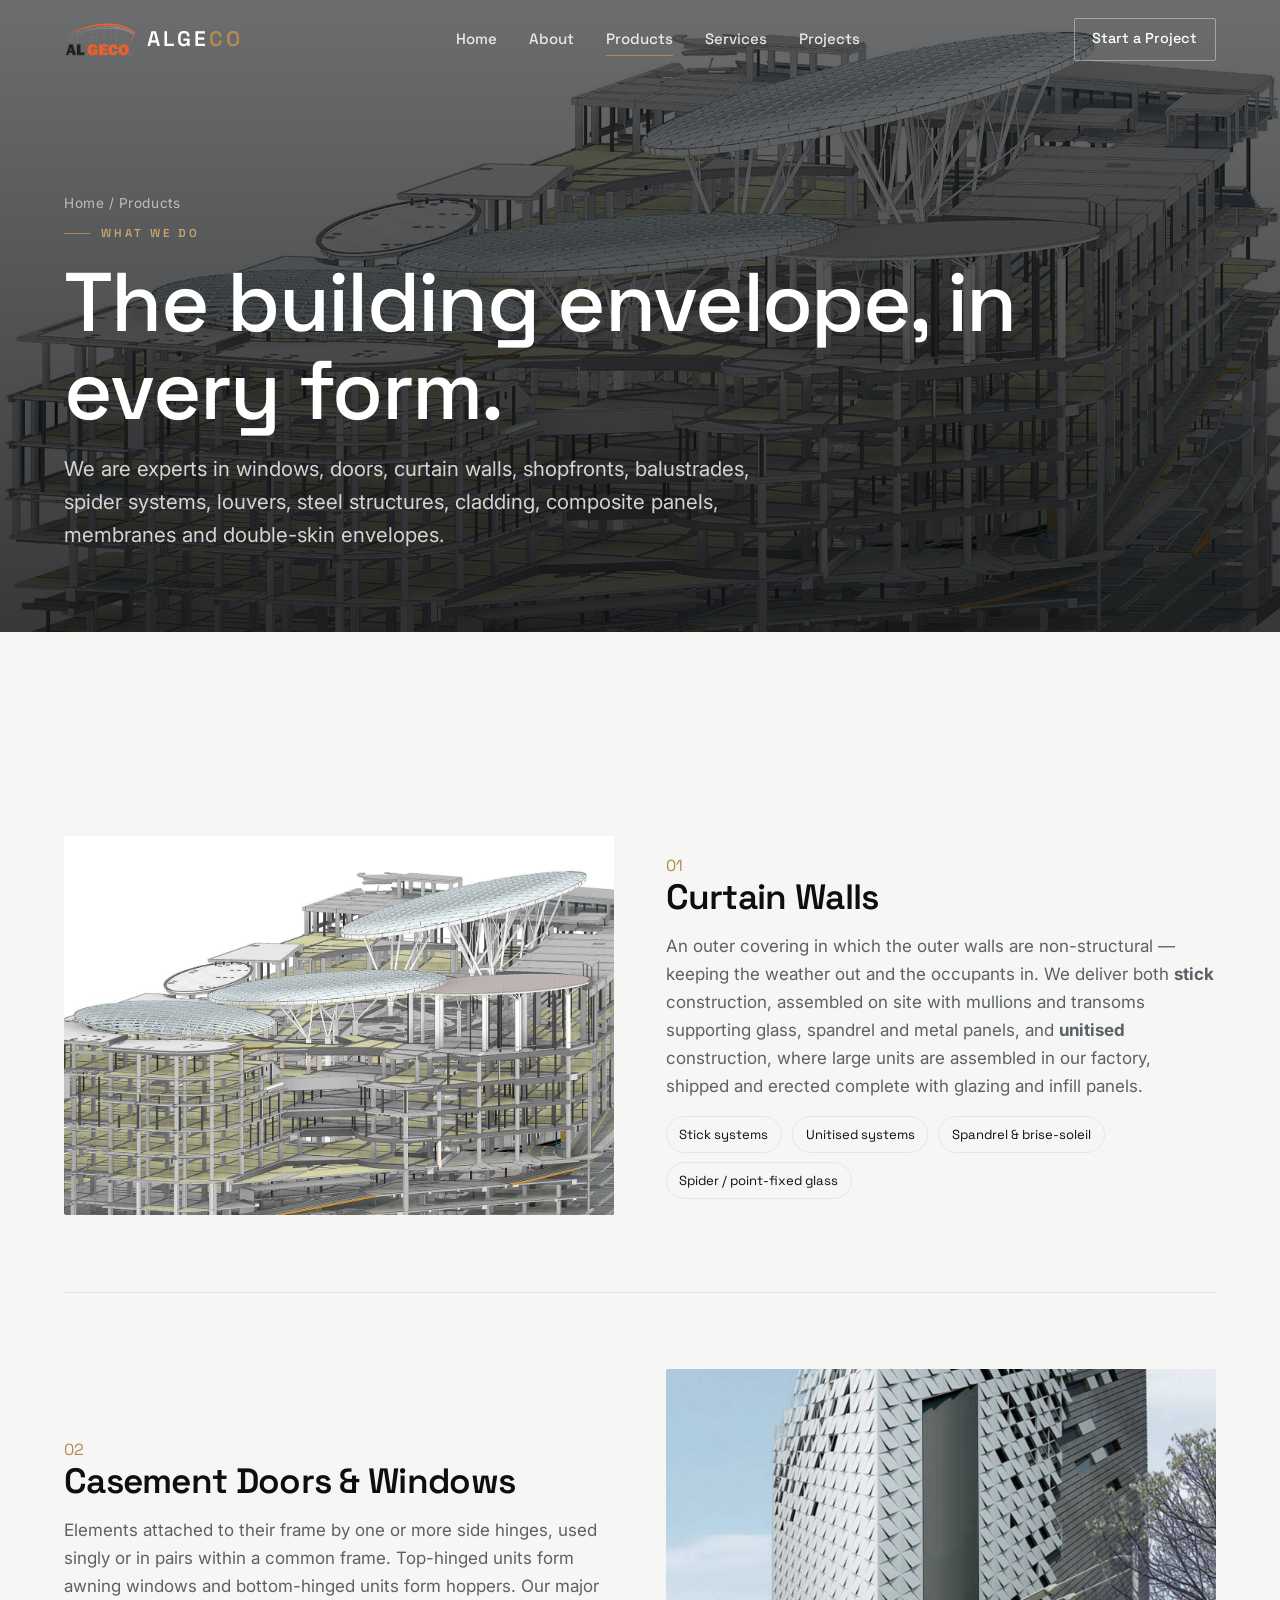
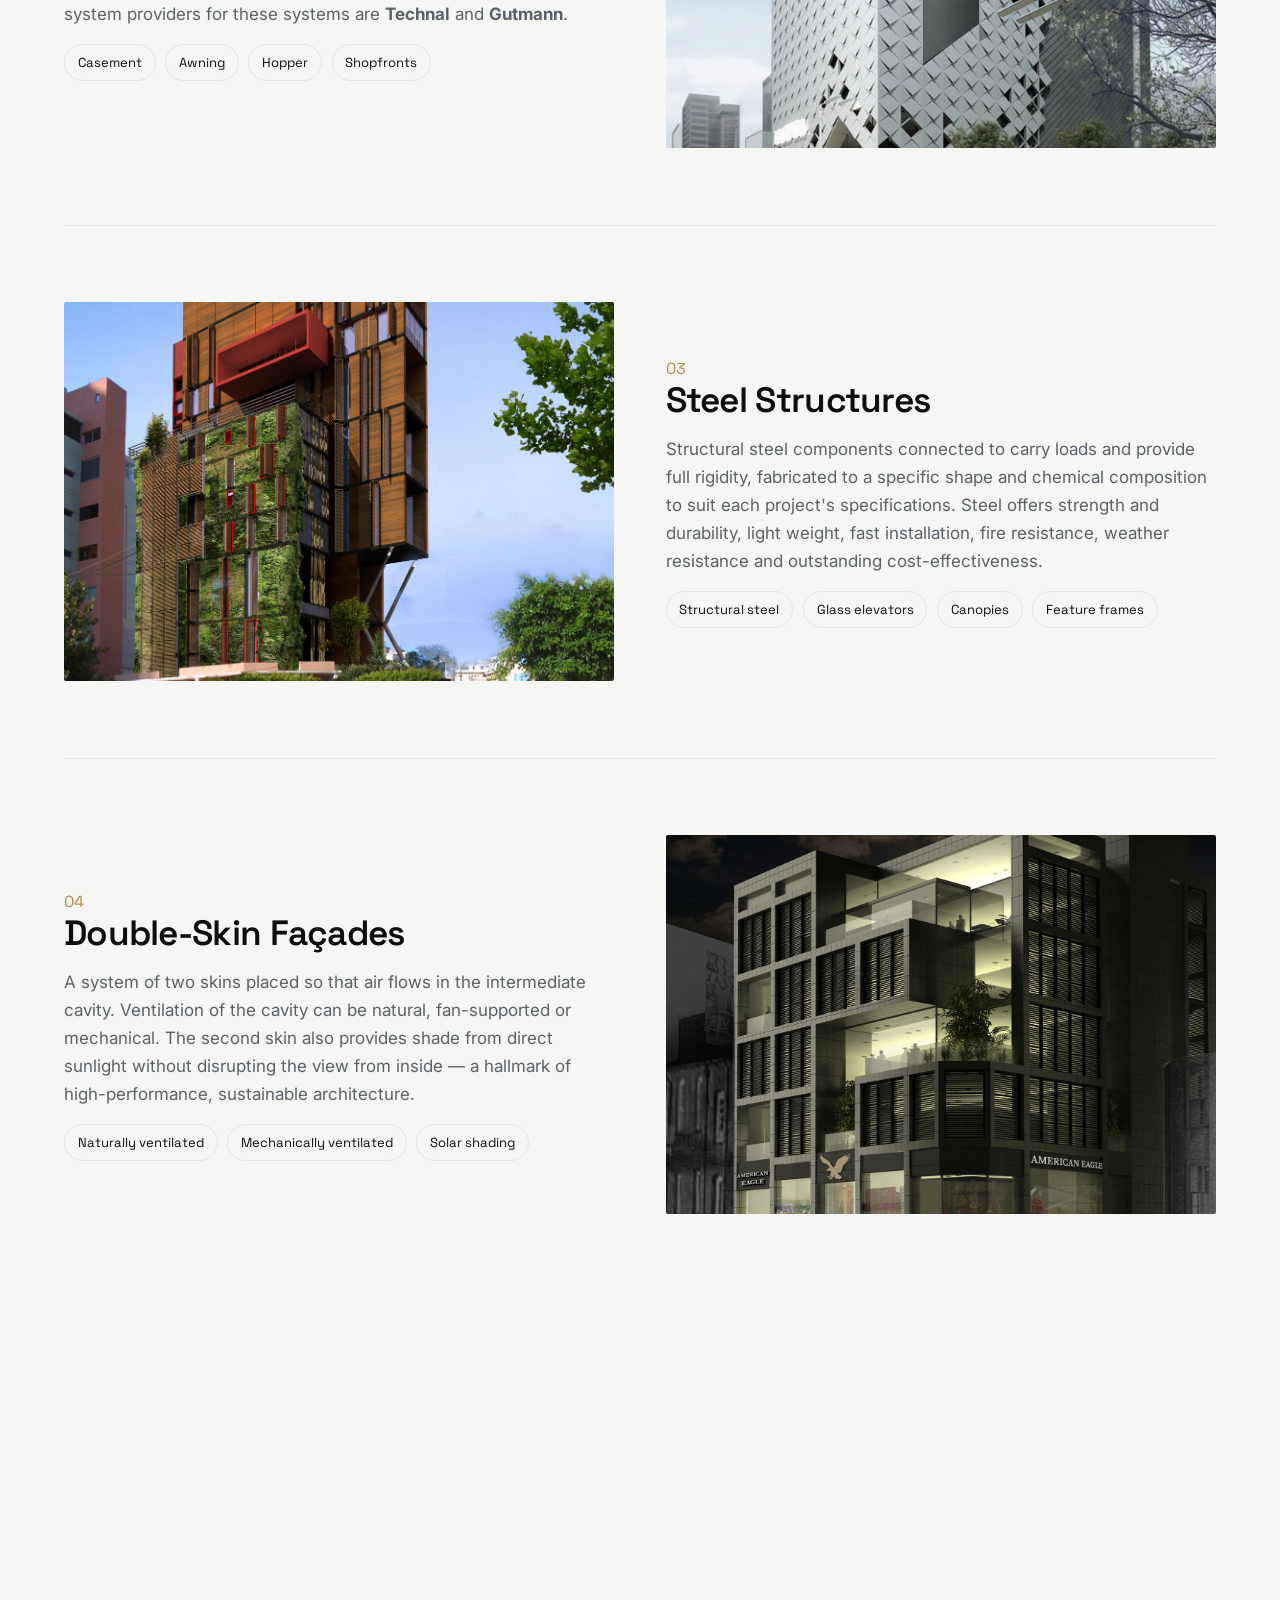
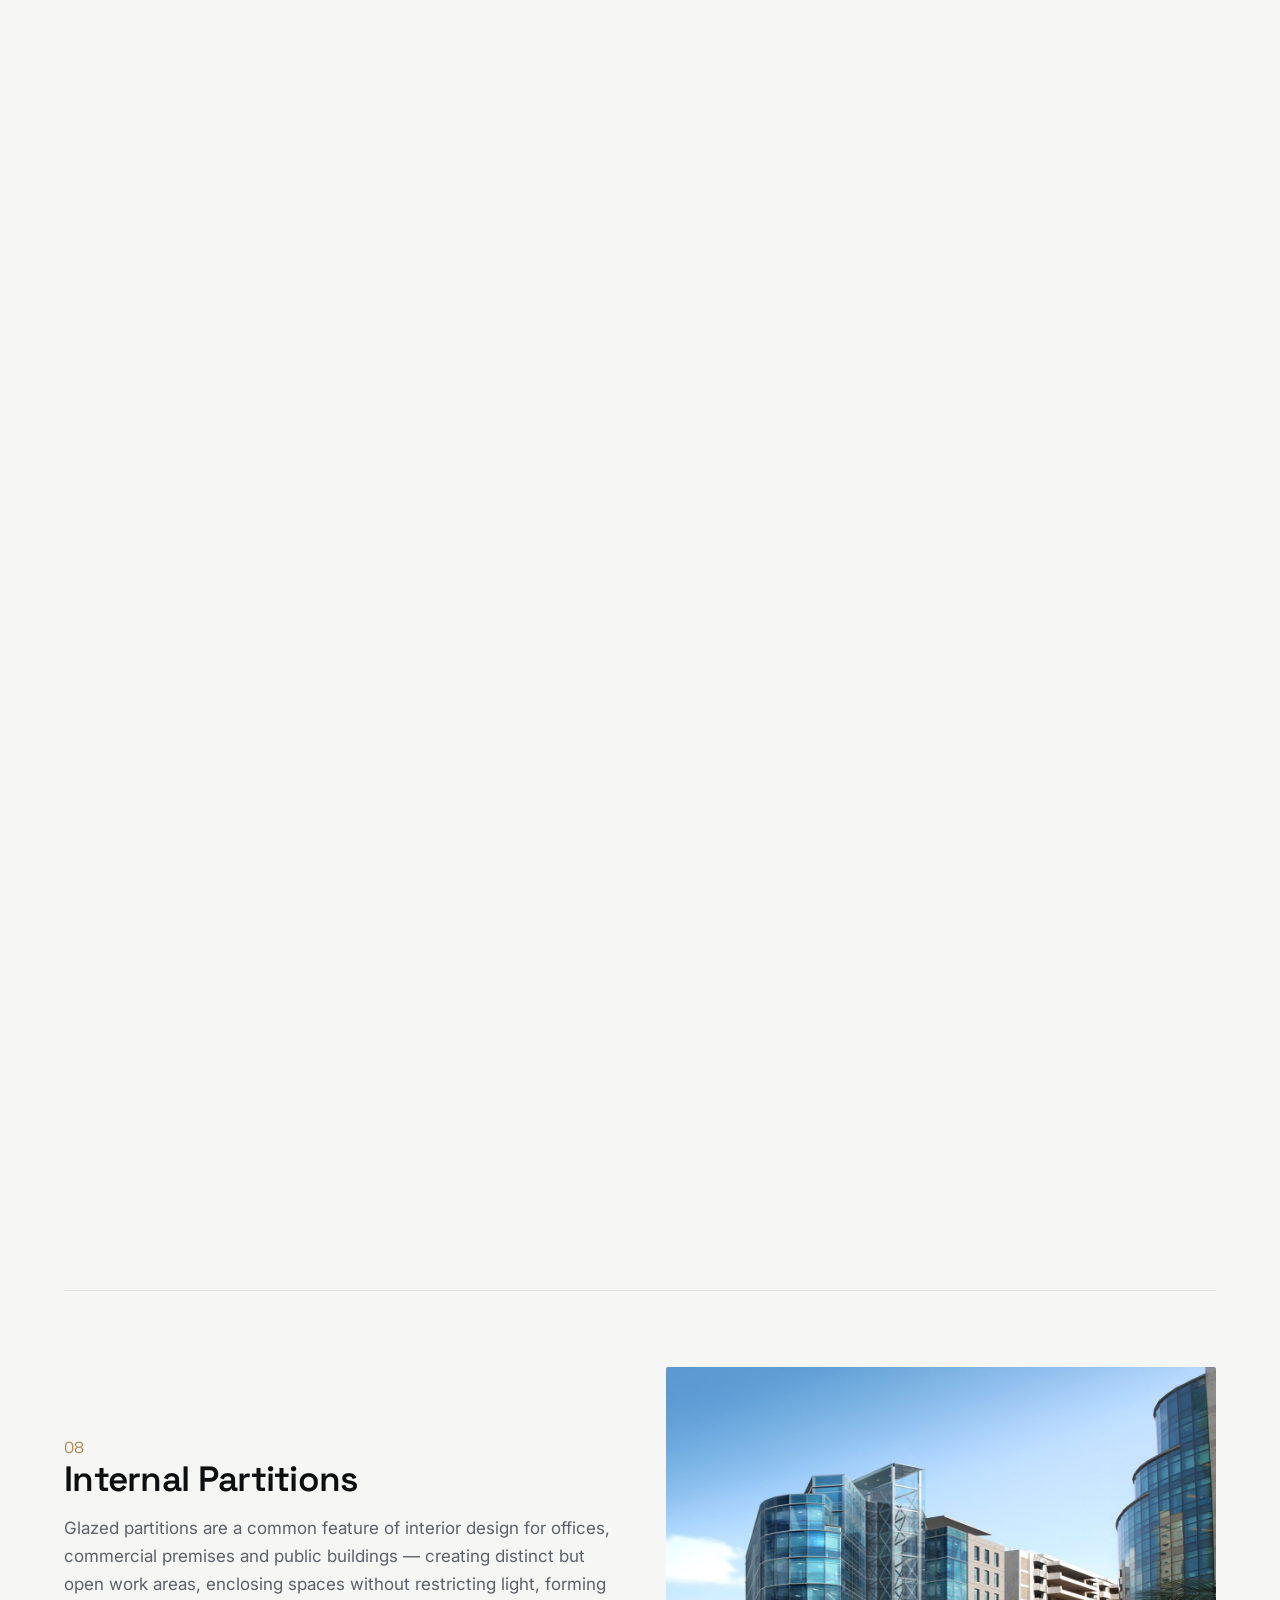
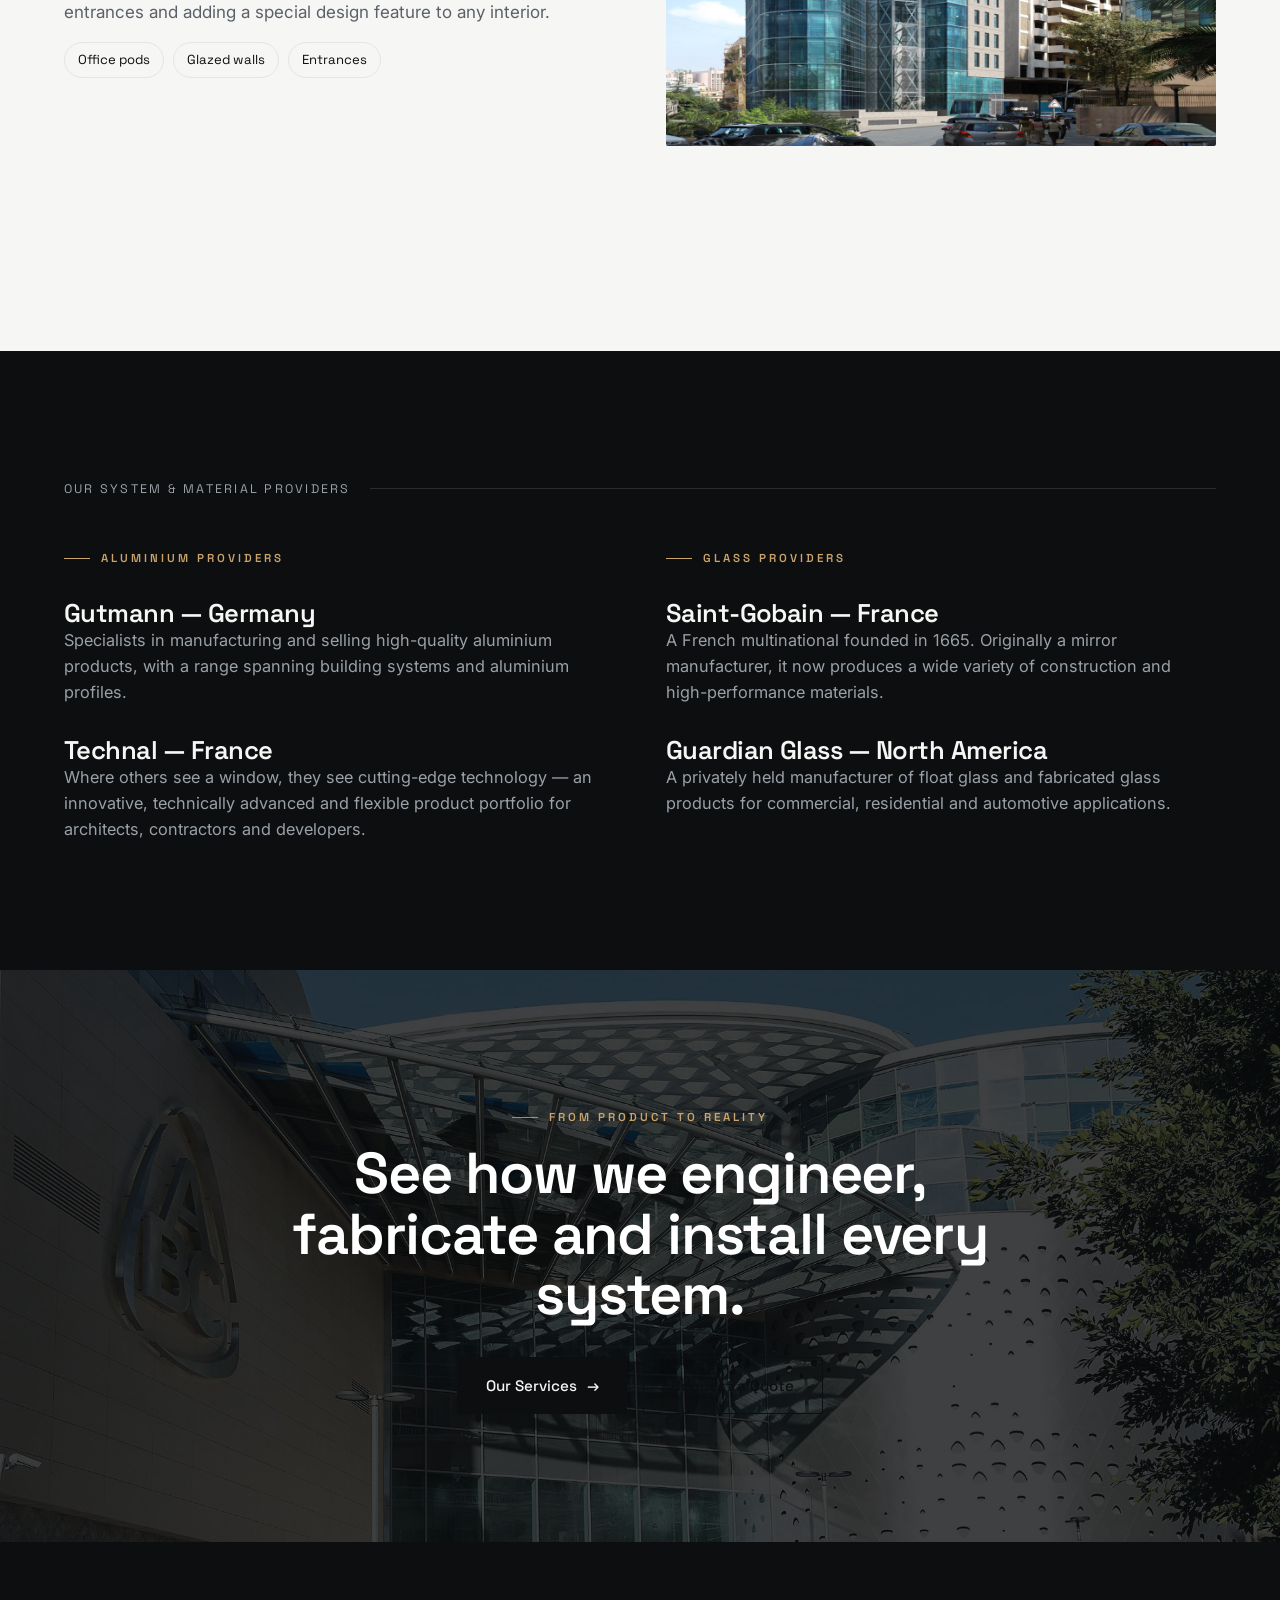
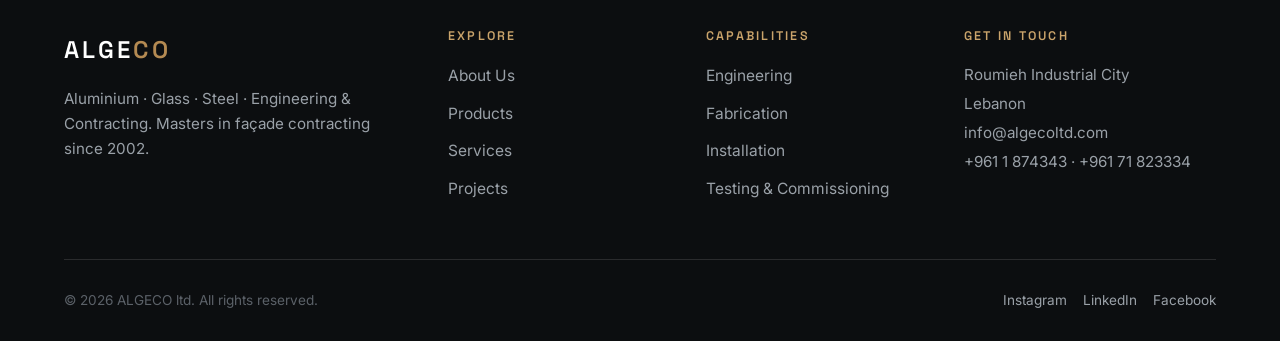
<file: products.html>
<!DOCTYPE html>
<html lang="en">
<head>
  <meta charset="UTF-8" />
  <meta name="viewport" content="width=device-width, initial-scale=1" />
  <title>Products — ALGECO ltd.</title>
  <meta name="description" content="Curtain walls, casement doors & windows, steel structures, double-skin façades, exterior metal cladding, aluminium composite panels, louvers and internal partitions — engineered by ALGECO ltd." />
  <link rel="icon" href="assets/img/logo.png" />
  <link rel="preconnect" href="https://fonts.googleapis.com" />
  <link rel="preconnect" href="https://fonts.gstatic.com" crossorigin />
  <link href="https://fonts.googleapis.com/css2?family=Space+Grotesk:wght@400;500;600;700&family=Inter:wght@400;500;600&display=swap" rel="stylesheet" />
  <link rel="stylesheet" href="assets/css/styles.css" />
</head>
<body>

  <header class="nav over-dark" id="nav">
    <a class="nav__brand" href="index.html" aria-label="ALGECO home">
      <img src="assets/img/logo.png" alt="ALGECO" />
      <span class="nav__word">ALGE<b>CO</b></span>
    </a>
    <nav class="nav__links" aria-label="Primary">
      <a href="index.html">Home</a>
      <a href="about.html">About</a>
      <a href="products.html" class="active">Products</a>
      <a href="services.html">Services</a>
      <a href="projects.html">Projects</a>
    </nav>
    <a class="nav__cta" href="contact.html">Start a Project</a>
    <button class="nav__burger" aria-label="Open menu"><span></span><span></span><span></span></button>
  </header>

  <div class="mobile-menu" id="mobileMenu">
    <a href="index.html">Home <span>01</span></a>
    <a href="about.html">About <span>02</span></a>
    <a href="products.html">Products <span>03</span></a>
    <a href="services.html">Services <span>04</span></a>
    <a href="projects.html">Projects <span>05</span></a>
    <a href="contact.html">Contact <span>06</span></a>
    <div class="mobile-menu__foot">
      Roumieh Industrial City, Lebanon<br />
      <a href="mailto:info@algecoltd.com">info@algecoltd.com</a> · <a href="tel:+9611874343">+961 1 874343</a>
    </div>
  </div>

  <section class="pagehero">
    <div class="pagehero__media"><img src="assets/img/hero-tower.jpg" alt="ALGECO products" /></div>
    <div class="container">
      <p class="crumbs"><a href="index.html">Home</a> / Products</p>
      <span class="eyebrow" style="color:#caa46b">What We Do</span>
      <h1 class="display">The building envelope, in every form.</h1>
      <p class="lead">We are experts in windows, doors, curtain walls, shopfronts, balustrades, spider systems, louvers, steel structures, cladding, composite panels, membranes and double-skin envelopes.</p>
    </div>
  </section>

  <section class="section">
    <div class="container">

      <div class="detail reveal">
        <div class="detail__media"><img src="assets/img/hero-tower.jpg" alt="Curtain walls" /></div>
        <div class="detail__body">
          <div class="detail__t"><span class="n">01</span></div>
          <h3>Curtain Walls</h3>
          <p>An outer covering in which the outer walls are non-structural — keeping the weather out and the occupants in. We deliver both <b>stick</b> construction, assembled on site with mullions and transoms supporting glass, spandrel and metal panels, and <b>unitised</b> construction, where large units are assembled in our factory, shipped and erected complete with glazing and infill panels.</p>
          <ul class="bullets"><li>Stick systems</li><li>Unitised systems</li><li>Spandrel &amp; brise-soleil</li><li>Spider / point-fixed glass</li></ul>
        </div>
      </div>

      <div class="detail rev reveal">
        <div class="detail__media"><img src="assets/img/proj-tower.jpg" alt="Casement doors and windows" /></div>
        <div class="detail__body">
          <div class="detail__t"><span class="n">02</span></div>
          <h3>Casement Doors &amp; Windows</h3>
          <p>Elements attached to their frame by one or more side hinges, used singly or in pairs within a common frame. Top-hinged units form awning windows and bottom-hinged units form hoppers. Our major system providers for these systems are <b>Technal</b> and <b>Gutmann</b>.</p>
          <ul class="bullets"><li>Casement</li><li>Awning</li><li>Hopper</li><li>Shopfronts</li></ul>
        </div>
      </div>

      <div class="detail reveal">
        <div class="detail__media"><img src="assets/img/proj-aa.jpg" alt="Steel structures" /></div>
        <div class="detail__body">
          <div class="detail__t"><span class="n">03</span></div>
          <h3>Steel Structures</h3>
          <p>Structural steel components connected to carry loads and provide full rigidity, fabricated to a specific shape and chemical composition to suit each project's specifications. Steel offers strength and durability, light weight, fast installation, fire resistance, weather resistance and outstanding cost-effectiveness.</p>
          <ul class="bullets"><li>Structural steel</li><li>Glass elevators</li><li>Canopies</li><li>Feature frames</li></ul>
        </div>
      </div>

      <div class="detail rev reveal">
        <div class="detail__media"><img src="assets/img/proj-hamra.jpg" alt="Double skin façades" /></div>
        <div class="detail__body">
          <div class="detail__t"><span class="n">04</span></div>
          <h3>Double-Skin Façades</h3>
          <p>A system of two skins placed so that air flows in the intermediate cavity. Ventilation of the cavity can be natural, fan-supported or mechanical. The second skin also provides shade from direct sunlight without disrupting the view from inside — a hallmark of high-performance, sustainable architecture.</p>
          <ul class="bullets"><li>Naturally ventilated</li><li>Mechanically ventilated</li><li>Solar shading</li></ul>
        </div>
      </div>

      <div class="detail reveal">
        <div class="detail__media"><img src="assets/img/proj-abc.jpg" alt="Exterior metal cladding" /></div>
        <div class="detail__body">
          <div class="detail__t"><span class="n">05</span></div>
          <h3>Exterior Metal Cladding</h3>
          <p>The top finishes for a striking façade — aluminium for a lightweight yet strong skin; zinc for versatile, low-maintenance contemporary architecture; copper for a timeless patina; corten for weather-resistant character; and corrugated steel for durable, expressive texture.</p>
          <ul class="bullets"><li>Aluminium</li><li>Zinc</li><li>Copper</li><li>Corten</li><li>Corrugated steel</li></ul>
        </div>
      </div>

      <div class="detail rev reveal">
        <div class="detail__media"><img src="assets/img/hero-wide.jpg" alt="Aluminium composite panels" /></div>
        <div class="detail__body">
          <div class="detail__t"><span class="n">06</span></div>
          <h3>Aluminium Composite Panels</h3>
          <p>Flat panels of two thin coil-coated aluminium sheets bonded to a non-aluminium core. ACPs are frequently used for external cladding and façades, insulation and signage — delivering a flawless, flat finish across large surfaces.</p>
          <ul class="bullets"><li>External cladding</li><li>Signage</li><li>Insulated panels</li></ul>
        </div>
      </div>

      <div class="detail reveal">
        <div class="detail__media"><img src="assets/img/install-detail.jpg" alt="Louvers" /></div>
        <div class="detail__body">
          <div class="detail__t"><span class="n">07</span></div>
          <h3>Louvers</h3>
          <p>A sustainable way to cut heating and cooling costs and an effective system for controlling a building's climate — guiding fresh air in while ushering stale air out. Designed to fit homes, commercial structures and industrial constructions, with options in size, shape, material and finish. Aluminium louvers are low-cost and bring numerous benefits.</p>
          <ul class="bullets"><li>Climate control</li><li>Ventilation</li><li>Aluminium finishes</li></ul>
        </div>
      </div>

      <div class="detail rev reveal">
        <div class="detail__media"><img src="assets/img/proj-district.png" alt="Internal partitions" /></div>
        <div class="detail__body">
          <div class="detail__t"><span class="n">08</span></div>
          <h3>Internal Partitions</h3>
          <p>Glazed partitions are a common feature of interior design for offices, commercial premises and public buildings — creating distinct but open work areas, enclosing spaces without restricting light, forming entrances and adding a special design feature to any interior.</p>
          <ul class="bullets"><li>Office pods</li><li>Glazed walls</li><li>Entrances</li></ul>
        </div>
      </div>

    </div>
  </section>

  <!-- PARTNERS / PROVIDERS -->
  <section class="section dark">
    <div class="container">
      <div class="divider-label reveal"><span>Our System &amp; Material Providers</span></div>
      <div class="grid cols-2">
        <div class="reveal">
          <span class="eyebrow">Aluminium Providers</span>
          <div class="mt-2">
            <h3 class="h-md">Gutmann — Germany</h3>
            <p class="lead" style="font-size:1.02rem">Specialists in manufacturing and selling high-quality aluminium products, with a range spanning building systems and aluminium profiles.</p>
          </div>
          <div class="mt-2">
            <h3 class="h-md">Technal — France</h3>
            <p class="lead" style="font-size:1.02rem">Where others see a window, they see cutting-edge technology — an innovative, technically advanced and flexible product portfolio for architects, contractors and developers.</p>
          </div>
        </div>
        <div class="reveal d1">
          <span class="eyebrow">Glass Providers</span>
          <div class="mt-2">
            <h3 class="h-md">Saint-Gobain — France</h3>
            <p class="lead" style="font-size:1.02rem">A French multinational founded in 1665. Originally a mirror manufacturer, it now produces a wide variety of construction and high-performance materials.</p>
          </div>
          <div class="mt-2">
            <h3 class="h-md">Guardian Glass — North America</h3>
            <p class="lead" style="font-size:1.02rem">A privately held manufacturer of float glass and fabricated glass products for commercial, residential and automotive applications.</p>
          </div>
        </div>
      </div>
    </div>
  </section>

  <section class="section cta">
    <div class="cta__media"><img src="assets/img/hero-facade.jpg" alt="" /></div>
    <div class="container">
      <span class="eyebrow center" style="color:#caa46b">From Product to Reality</span>
      <h2 class="h-xl">See how we engineer, fabricate and install every system.</h2>
      <div class="cta__actions">
        <a class="btn" href="services.html">Our Services <span class="arr">→</span></a>
        <a class="btn ghost" href="contact.html">Request a Quote</a>
      </div>
    </div>
  </section>

  <footer class="footer">
    <div class="container">
      <div class="footer__top">
        <div class="footer__brand">
          <span class="nav__word">ALGE<b>CO</b></span>
          <p>Aluminium · Glass · Steel · Engineering &amp; Contracting. Masters in façade contracting since 2002.</p>
        </div>
        <div>
          <h4>Explore</h4>
          <ul class="footer__links">
            <li><a href="about.html">About Us</a></li>
            <li><a href="products.html">Products</a></li>
            <li><a href="services.html">Services</a></li>
            <li><a href="projects.html">Projects</a></li>
          </ul>
        </div>
        <div>
          <h4>Capabilities</h4>
          <ul class="footer__links">
            <li><a href="services.html">Engineering</a></li>
            <li><a href="services.html">Fabrication</a></li>
            <li><a href="services.html">Installation</a></li>
            <li><a href="services.html">Testing &amp; Commissioning</a></li>
          </ul>
        </div>
        <div>
          <h4>Get in Touch</h4>
          <div class="footer__contact">
            Roumieh Industrial City<br />Lebanon<br />
            <a href="mailto:info@algecoltd.com">info@algecoltd.com</a><br />
            <a href="tel:+9611874343">+961 1 874343</a> · <a href="tel:+96171823334">+961 71 823334</a>
          </div>
        </div>
      </div>
      <div class="footer__bottom">
        <span>© <span data-year>2026</span> ALGECO ltd. All rights reserved.</span>
        <div class="footer__social">
          <a href="https://www.instagram.com/algecoltd/">Instagram</a>
          <a href="https://www.linkedin.com/company/algecoltd">LinkedIn</a>
          <a href="https://www.facebook.com/algecoltd/">Facebook</a>
        </div>
      </div>
    </div>
  </footer>

  <script src="assets/js/main.js"></script>
</body>
</html>
</file>
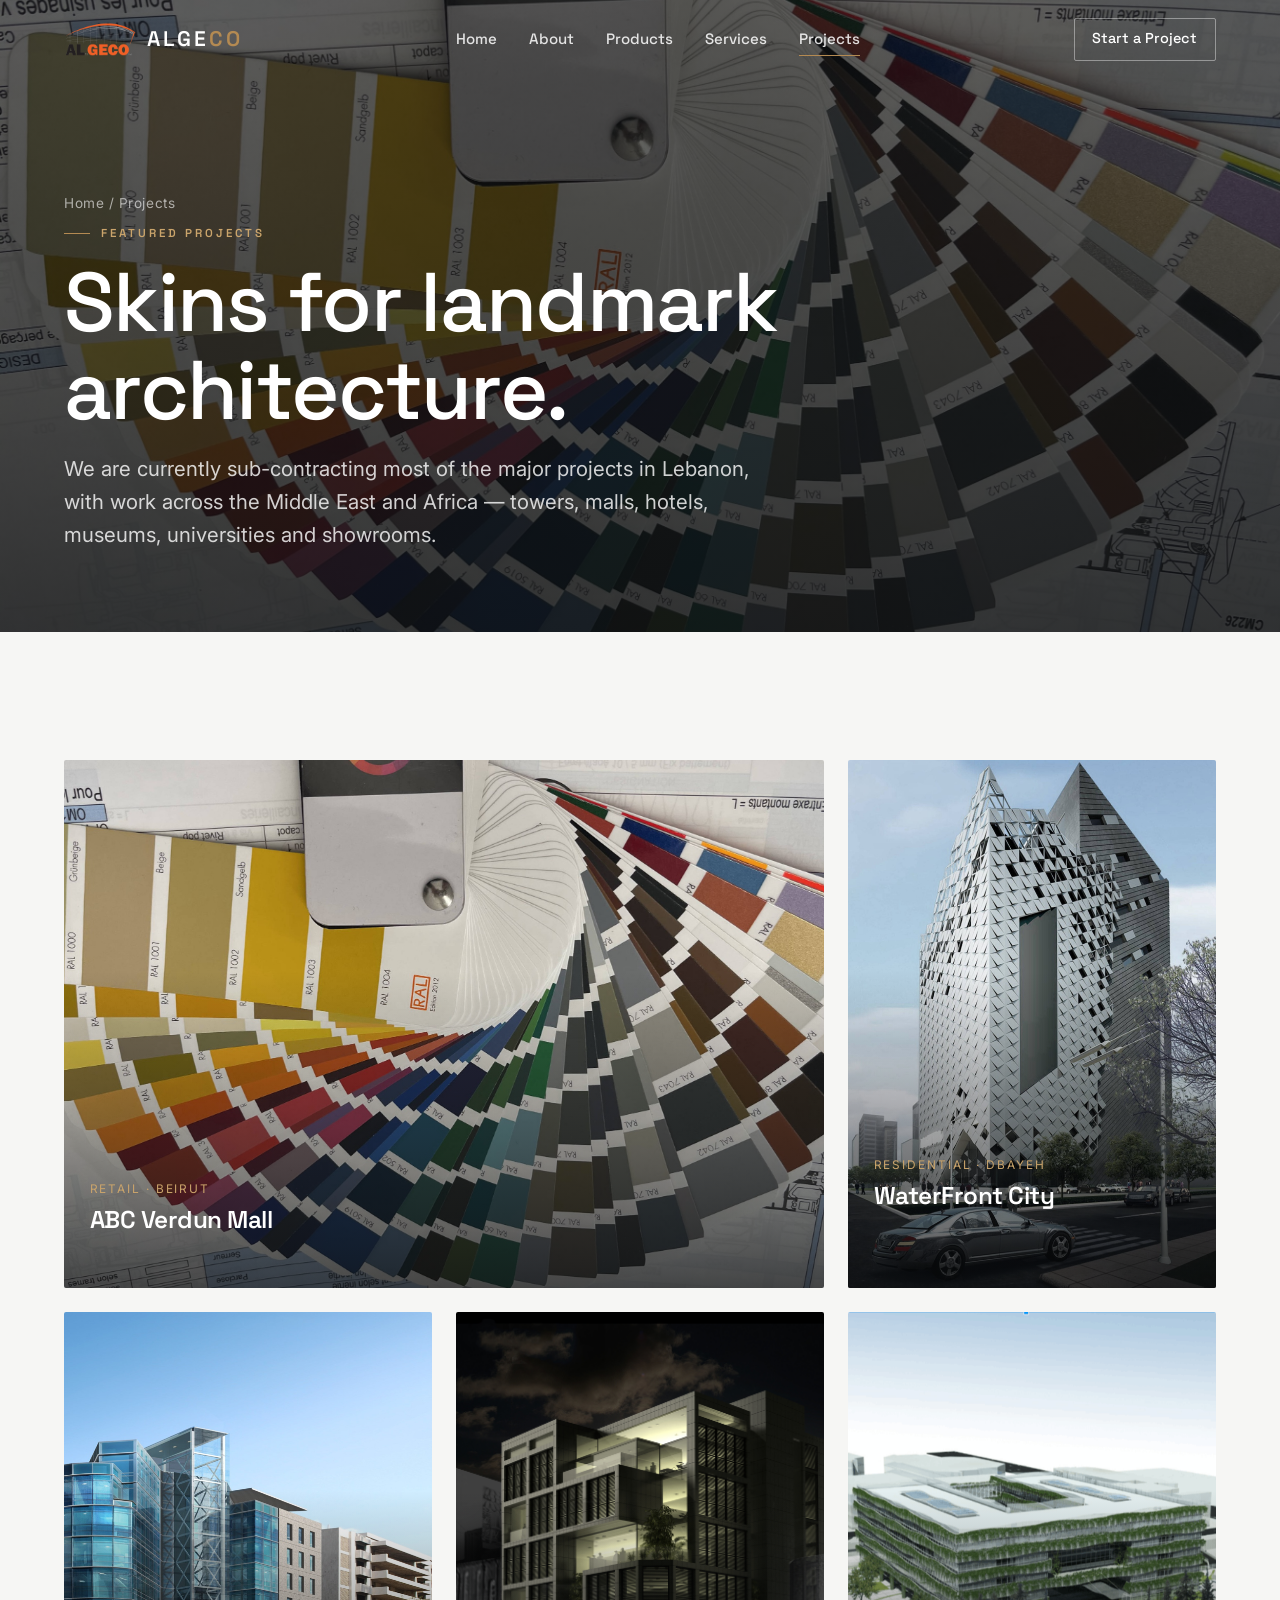
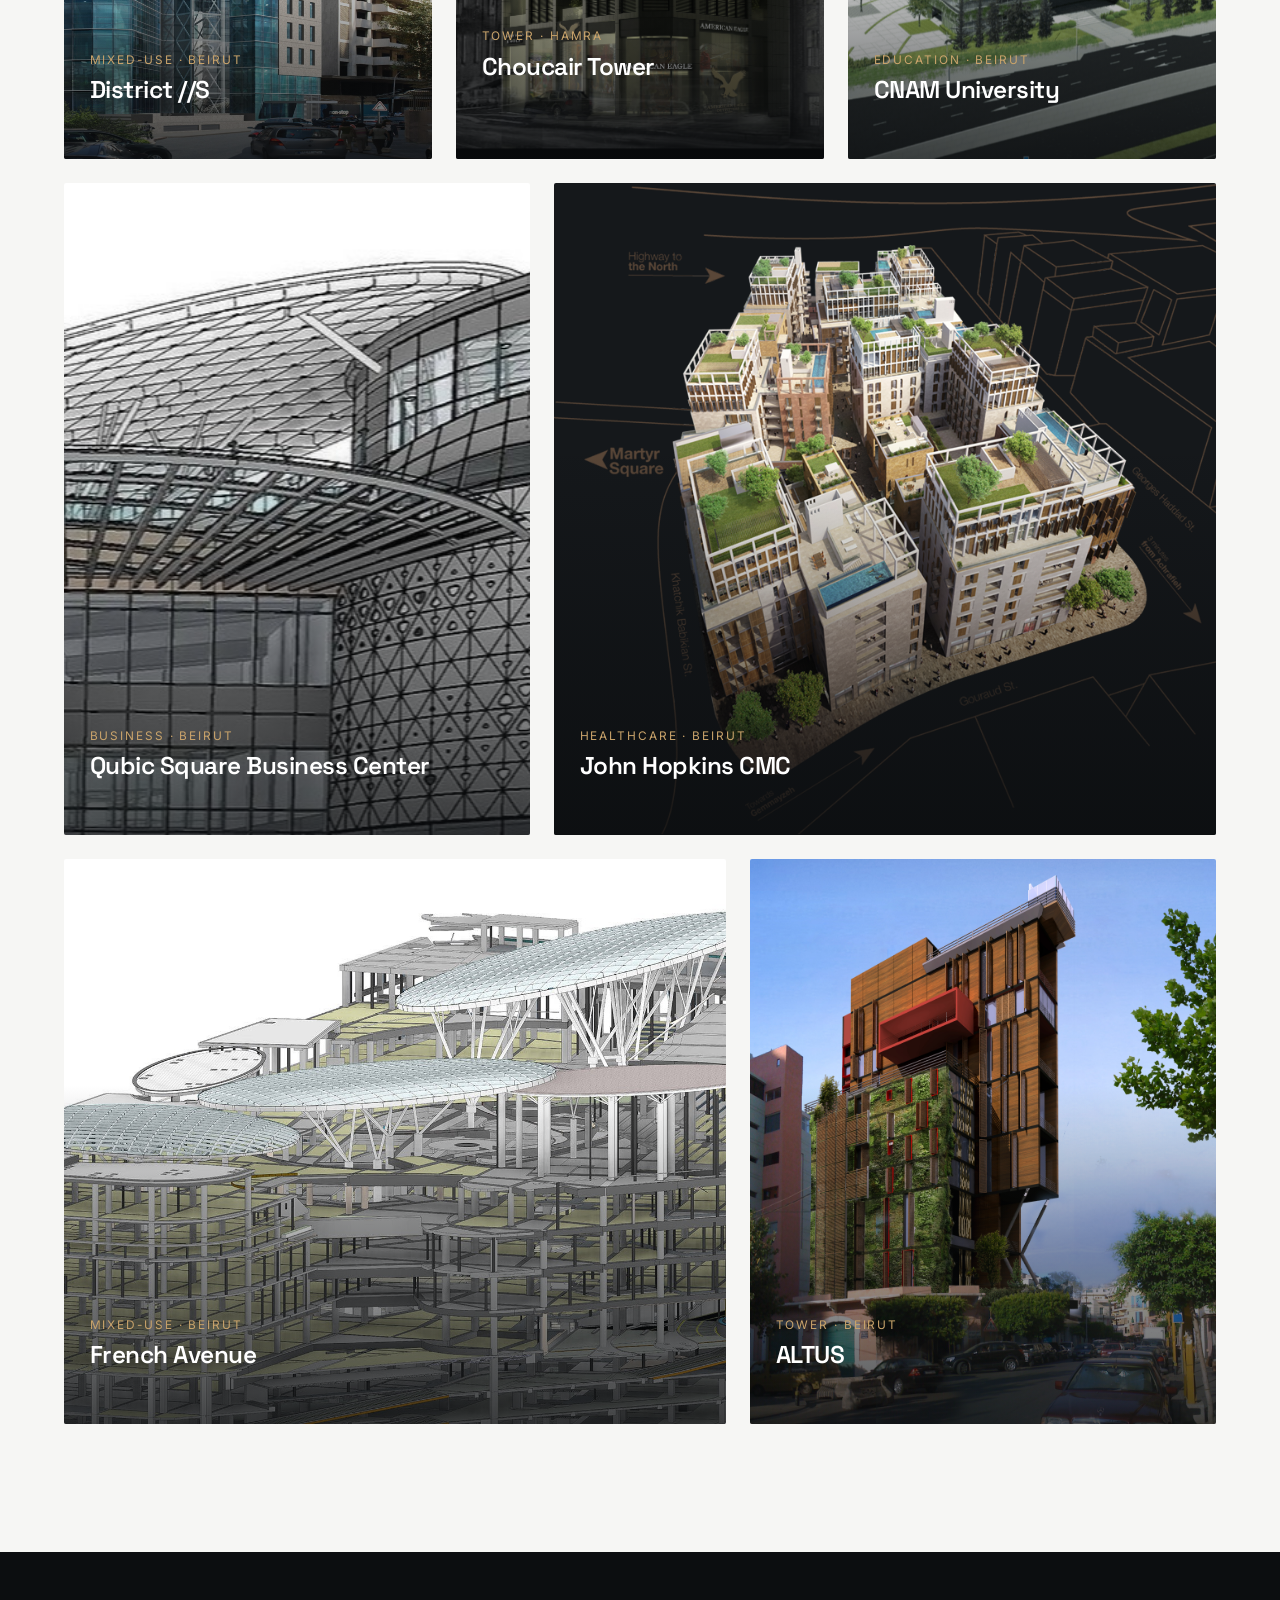
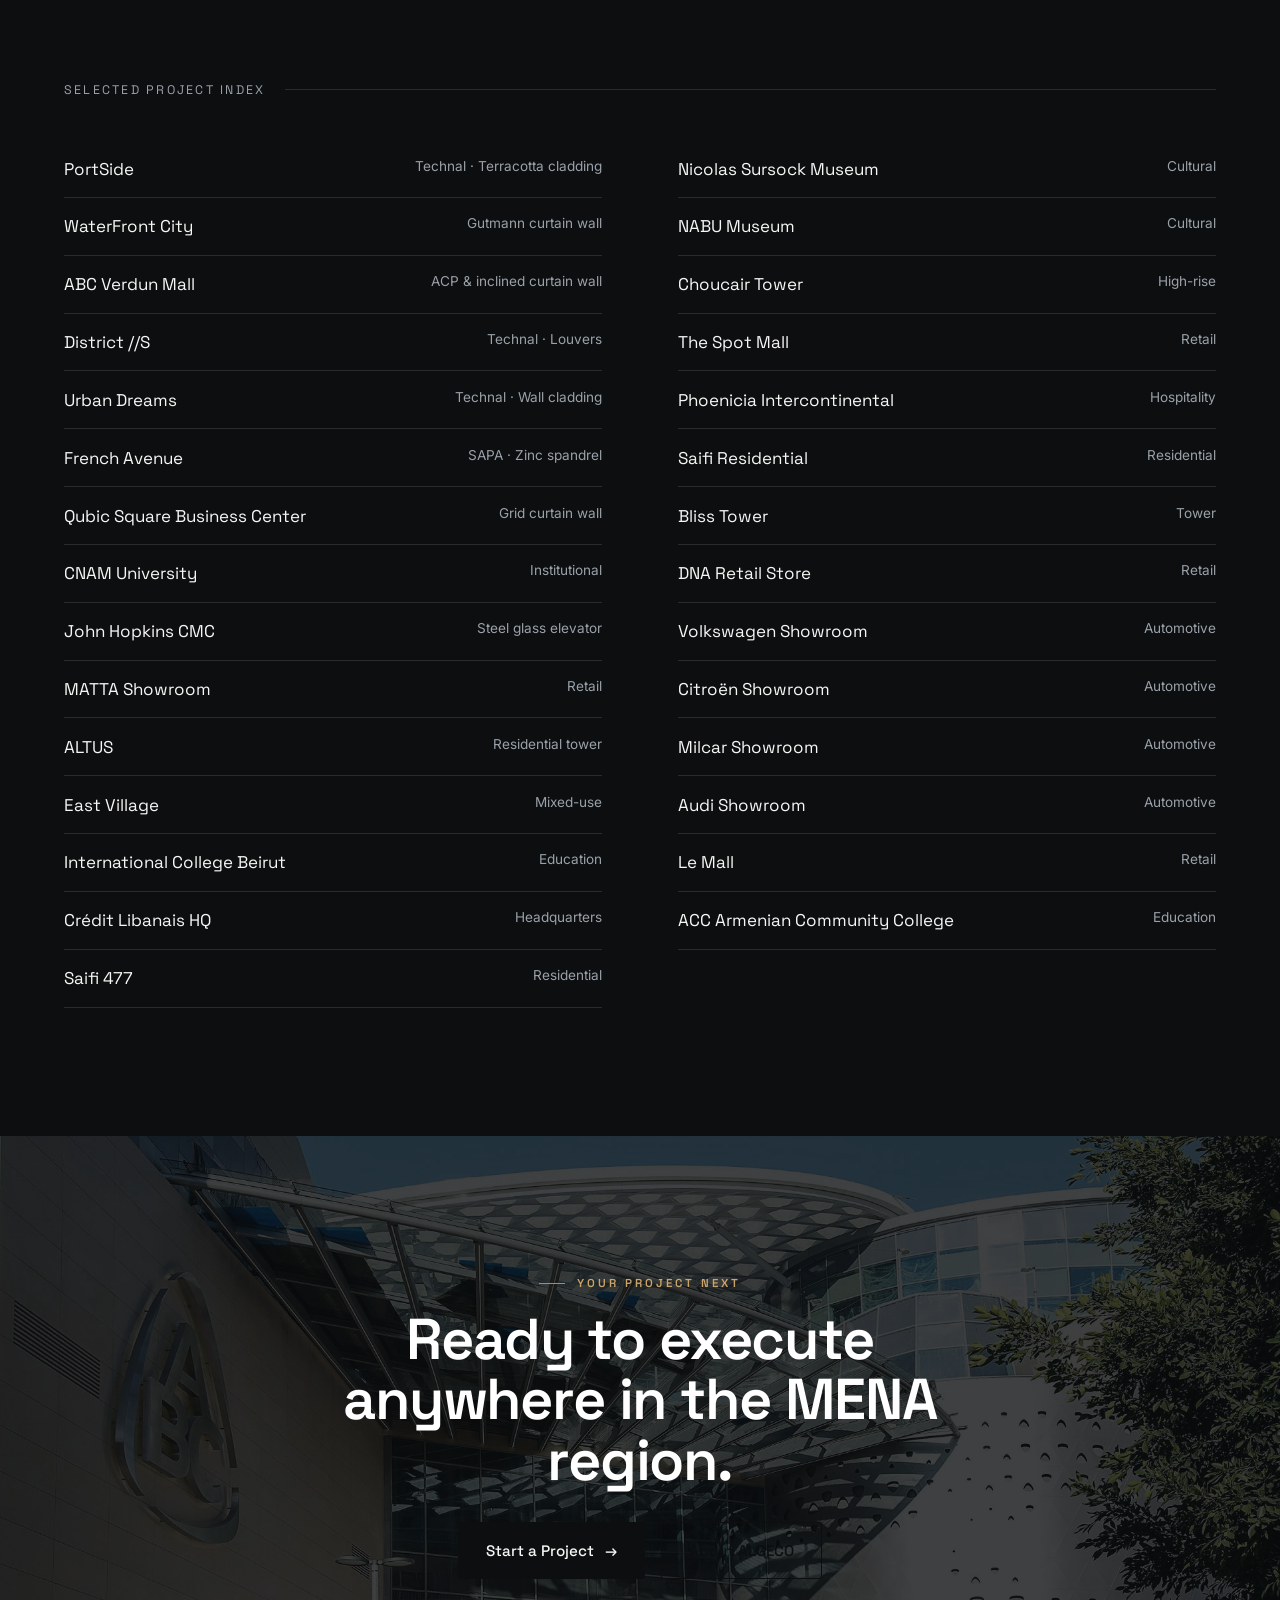
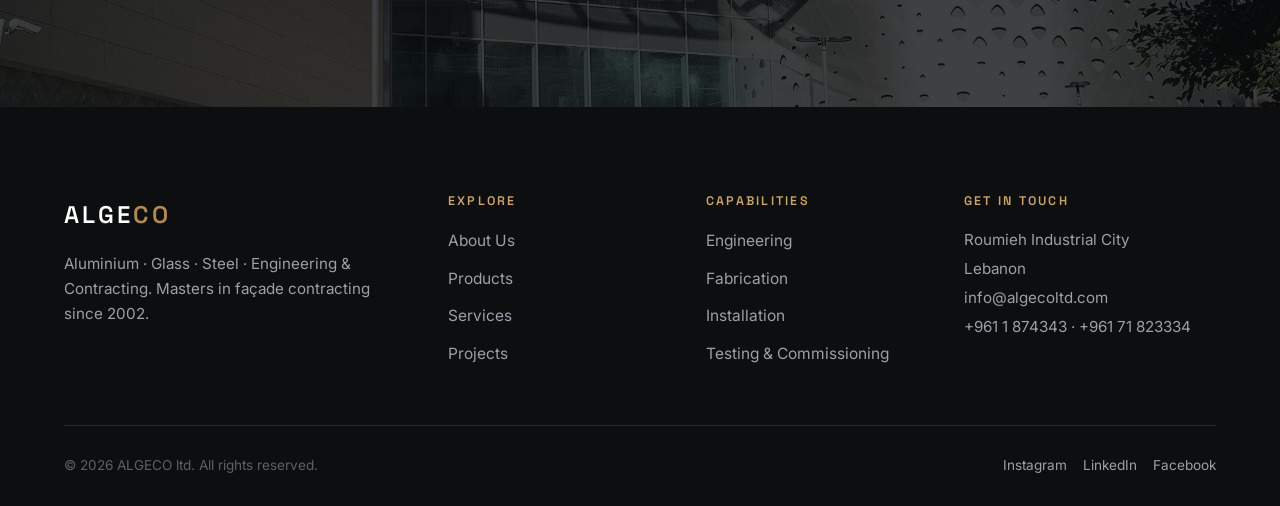
<file: projects.html>
<!DOCTYPE html>
<html lang="en">
<head>
  <meta charset="UTF-8" />
  <meta name="viewport" content="width=device-width, initial-scale=1" />
  <title>Projects — ALGECO ltd.</title>
  <meta name="description" content="Featured façade projects by ALGECO ltd. — towers, malls, hotels, museums, universities and showrooms across Lebanon and the MENA region." />
  <link rel="icon" href="assets/img/logo.png" />
  <link rel="preconnect" href="https://fonts.googleapis.com" />
  <link rel="preconnect" href="https://fonts.gstatic.com" crossorigin />
  <link href="https://fonts.googleapis.com/css2?family=Space+Grotesk:wght@400;500;600;700&family=Inter:wght@400;500;600&display=swap" rel="stylesheet" />
  <link rel="stylesheet" href="assets/css/styles.css" />
</head>
<body>

  <header class="nav over-dark" id="nav">
    <a class="nav__brand" href="index.html" aria-label="ALGECO home">
      <img src="assets/img/logo.png" alt="ALGECO" />
      <span class="nav__word">ALGE<b>CO</b></span>
    </a>
    <nav class="nav__links" aria-label="Primary">
      <a href="index.html">Home</a>
      <a href="about.html">About</a>
      <a href="products.html">Products</a>
      <a href="services.html">Services</a>
      <a href="projects.html" class="active">Projects</a>
    </nav>
    <a class="nav__cta" href="contact.html">Start a Project</a>
    <button class="nav__burger" aria-label="Open menu"><span></span><span></span><span></span></button>
  </header>

  <div class="mobile-menu" id="mobileMenu">
    <a href="index.html">Home <span>01</span></a>
    <a href="about.html">About <span>02</span></a>
    <a href="products.html">Products <span>03</span></a>
    <a href="services.html">Services <span>04</span></a>
    <a href="projects.html">Projects <span>05</span></a>
    <a href="contact.html">Contact <span>06</span></a>
    <div class="mobile-menu__foot">
      Roumieh Industrial City, Lebanon<br />
      <a href="mailto:info@algecoltd.com">info@algecoltd.com</a> · <a href="tel:+9611874343">+961 1 874343</a>
    </div>
  </div>

  <section class="pagehero">
    <div class="pagehero__media"><img src="assets/img/hero-wide.jpg" alt="ALGECO projects" /></div>
    <div class="container">
      <p class="crumbs"><a href="index.html">Home</a> / Projects</p>
      <span class="eyebrow" style="color:#caa46b">Featured Projects</span>
      <h1 class="display">Skins for landmark architecture.</h1>
      <p class="lead">We are currently sub-contracting most of the major projects in Lebanon, with work across the Middle East and Africa — towers, malls, hotels, museums, universities and showrooms.</p>
    </div>
  </section>

  <!-- FEATURED GRID -->
  <section class="section">
    <div class="container">
      <div class="pgrid">
        <article class="proj c-8 reveal min-tall">
          <img src="assets/img/hero-wide.jpg" alt="ABC Verdun Mall" />
          <div class="proj__cap"><span class="cat">Retail · Beirut</span><h3>ABC Verdun Mall</h3><p class="desc">Custom aluminium &amp; ACP cladding with inclined curtain walls.</p></div>
        </article>
        <article class="proj c-4 reveal d1 min-tall">
          <img src="assets/img/proj-tower.jpg" alt="WaterFront City" />
          <div class="proj__cap"><span class="cat">Residential · Dbayeh</span><h3>WaterFront City</h3><p class="desc">Gutmann curtain wall, irregularly shaped casement windows.</p></div>
        </article>

        <article class="proj c-4 reveal min-tall">
          <img src="assets/img/proj-district.png" alt="District //S" />
          <div class="proj__cap"><span class="cat">Mixed-use · Beirut</span><h3>District //S</h3><p class="desc">Technal casement windows and louvers.</p></div>
        </article>
        <article class="proj c-4 reveal d1 min-tall">
          <img src="assets/img/proj-hamra.jpg" alt="Choucair Tower" />
          <div class="proj__cap"><span class="cat">Tower · Hamra</span><h3>Choucair Tower</h3><p class="desc">High-rise façade with a continuous glazed envelope.</p></div>
        </article>
        <article class="proj c-4 reveal d2 min-tall">
          <img src="assets/img/proj-cnam.png" alt="CNAM University" />
          <div class="proj__cap"><span class="cat">Education · Beirut</span><h3>CNAM University</h3><p class="desc">Institutional envelope delivered end-to-end.</p></div>
        </article>

        <article class="proj c-5 reveal min-tall">
          <img src="assets/img/proj-abc.jpg" alt="Qubic Square Business Center" />
          <div class="proj__cap"><span class="cat">Business · Beirut</span><h3>Qubic Square Business Center</h3><p class="desc">Horizontal grid-effect curtain wall.</p></div>
        </article>
        <article class="proj c-7 reveal d1 min-tall">
          <img src="assets/img/proj-overview.png" alt="John Hopkins CMC" />
          <div class="proj__cap"><span class="cat">Healthcare · Beirut</span><h3>John Hopkins CMC</h3><p class="desc">Structural steel glass elevator and horizontal grid curtain wall.</p></div>
        </article>

        <article class="proj c-7 reveal min-tall">
          <img src="assets/img/hero-tower.jpg" alt="French Avenue" />
          <div class="proj__cap"><span class="cat">Mixed-use · Beirut</span><h3>French Avenue</h3><p class="desc">SAPA customised curtain walls with zinc spandrel panels.</p></div>
        </article>
        <article class="proj c-5 reveal d1 min-tall">
          <img src="assets/img/proj-aa.jpg" alt="Altus" />
          <div class="proj__cap"><span class="cat">Tower · Beirut</span><h3>ALTUS</h3><p class="desc">A landmark residential high-rise envelope.</p></div>
        </article>
      </div>
    </div>
  </section>

  <!-- FULL PROJECT LIST -->
  <section class="section dark">
    <div class="container">
      <div class="divider-label reveal"><span>Selected Project Index</span></div>
      <ul class="plist reveal">
        <li>PortSide <span>Technal · Terracotta cladding</span></li>
        <li>WaterFront City <span>Gutmann curtain wall</span></li>
        <li>ABC Verdun Mall <span>ACP &amp; inclined curtain wall</span></li>
        <li>District //S <span>Technal · Louvers</span></li>
        <li>Urban Dreams <span>Technal · Wall cladding</span></li>
        <li>French Avenue <span>SAPA · Zinc spandrel</span></li>
        <li>Qubic Square Business Center <span>Grid curtain wall</span></li>
        <li>CNAM University <span>Institutional</span></li>
        <li>John Hopkins CMC <span>Steel glass elevator</span></li>
        <li>MATTA Showroom <span>Retail</span></li>
        <li>ALTUS <span>Residential tower</span></li>
        <li>East Village <span>Mixed-use</span></li>
        <li>International College Beirut <span>Education</span></li>
        <li>Crédit Libanais HQ <span>Headquarters</span></li>
        <li>Saifi 477 <span>Residential</span></li>
        <li>Nicolas Sursock Museum <span>Cultural</span></li>
        <li>NABU Museum <span>Cultural</span></li>
        <li>Choucair Tower <span>High-rise</span></li>
        <li>The Spot Mall <span>Retail</span></li>
        <li>Phoenicia Intercontinental <span>Hospitality</span></li>
        <li>Saifi Residential <span>Residential</span></li>
        <li>Bliss Tower <span>Tower</span></li>
        <li>DNA Retail Store <span>Retail</span></li>
        <li>Volkswagen Showroom <span>Automotive</span></li>
        <li>Citroën Showroom <span>Automotive</span></li>
        <li>Milcar Showroom <span>Automotive</span></li>
        <li>Audi Showroom <span>Automotive</span></li>
        <li>Le Mall <span>Retail</span></li>
        <li>ACC Armenian Community College <span>Education</span></li>
      </ul>
    </div>
  </section>

  <section class="section cta">
    <div class="cta__media"><img src="assets/img/hero-facade.jpg" alt="" /></div>
    <div class="container">
      <span class="eyebrow center" style="color:#caa46b">Your Project Next</span>
      <h2 class="h-xl">Ready to execute anywhere in the MENA region.</h2>
      <div class="cta__actions">
        <a class="btn" href="contact.html">Start a Project <span class="arr">→</span></a>
        <a class="btn ghost" href="about.html">About ALGECO</a>
      </div>
    </div>
  </section>

  <footer class="footer">
    <div class="container">
      <div class="footer__top">
        <div class="footer__brand">
          <span class="nav__word">ALGE<b>CO</b></span>
          <p>Aluminium · Glass · Steel · Engineering &amp; Contracting. Masters in façade contracting since 2002.</p>
        </div>
        <div>
          <h4>Explore</h4>
          <ul class="footer__links">
            <li><a href="about.html">About Us</a></li>
            <li><a href="products.html">Products</a></li>
            <li><a href="services.html">Services</a></li>
            <li><a href="projects.html">Projects</a></li>
          </ul>
        </div>
        <div>
          <h4>Capabilities</h4>
          <ul class="footer__links">
            <li><a href="services.html">Engineering</a></li>
            <li><a href="services.html">Fabrication</a></li>
            <li><a href="services.html">Installation</a></li>
            <li><a href="services.html">Testing &amp; Commissioning</a></li>
          </ul>
        </div>
        <div>
          <h4>Get in Touch</h4>
          <div class="footer__contact">
            Roumieh Industrial City<br />Lebanon<br />
            <a href="mailto:info@algecoltd.com">info@algecoltd.com</a><br />
            <a href="tel:+9611874343">+961 1 874343</a> · <a href="tel:+96171823334">+961 71 823334</a>
          </div>
        </div>
      </div>
      <div class="footer__bottom">
        <span>© <span data-year>2026</span> ALGECO ltd. All rights reserved.</span>
        <div class="footer__social">
          <a href="https://www.instagram.com/algecoltd/">Instagram</a>
          <a href="https://www.linkedin.com/company/algecoltd">LinkedIn</a>
          <a href="https://www.facebook.com/algecoltd/">Facebook</a>
        </div>
      </div>
    </div>
  </footer>

  <script src="assets/js/main.js"></script>
</body>
</html>
</file>
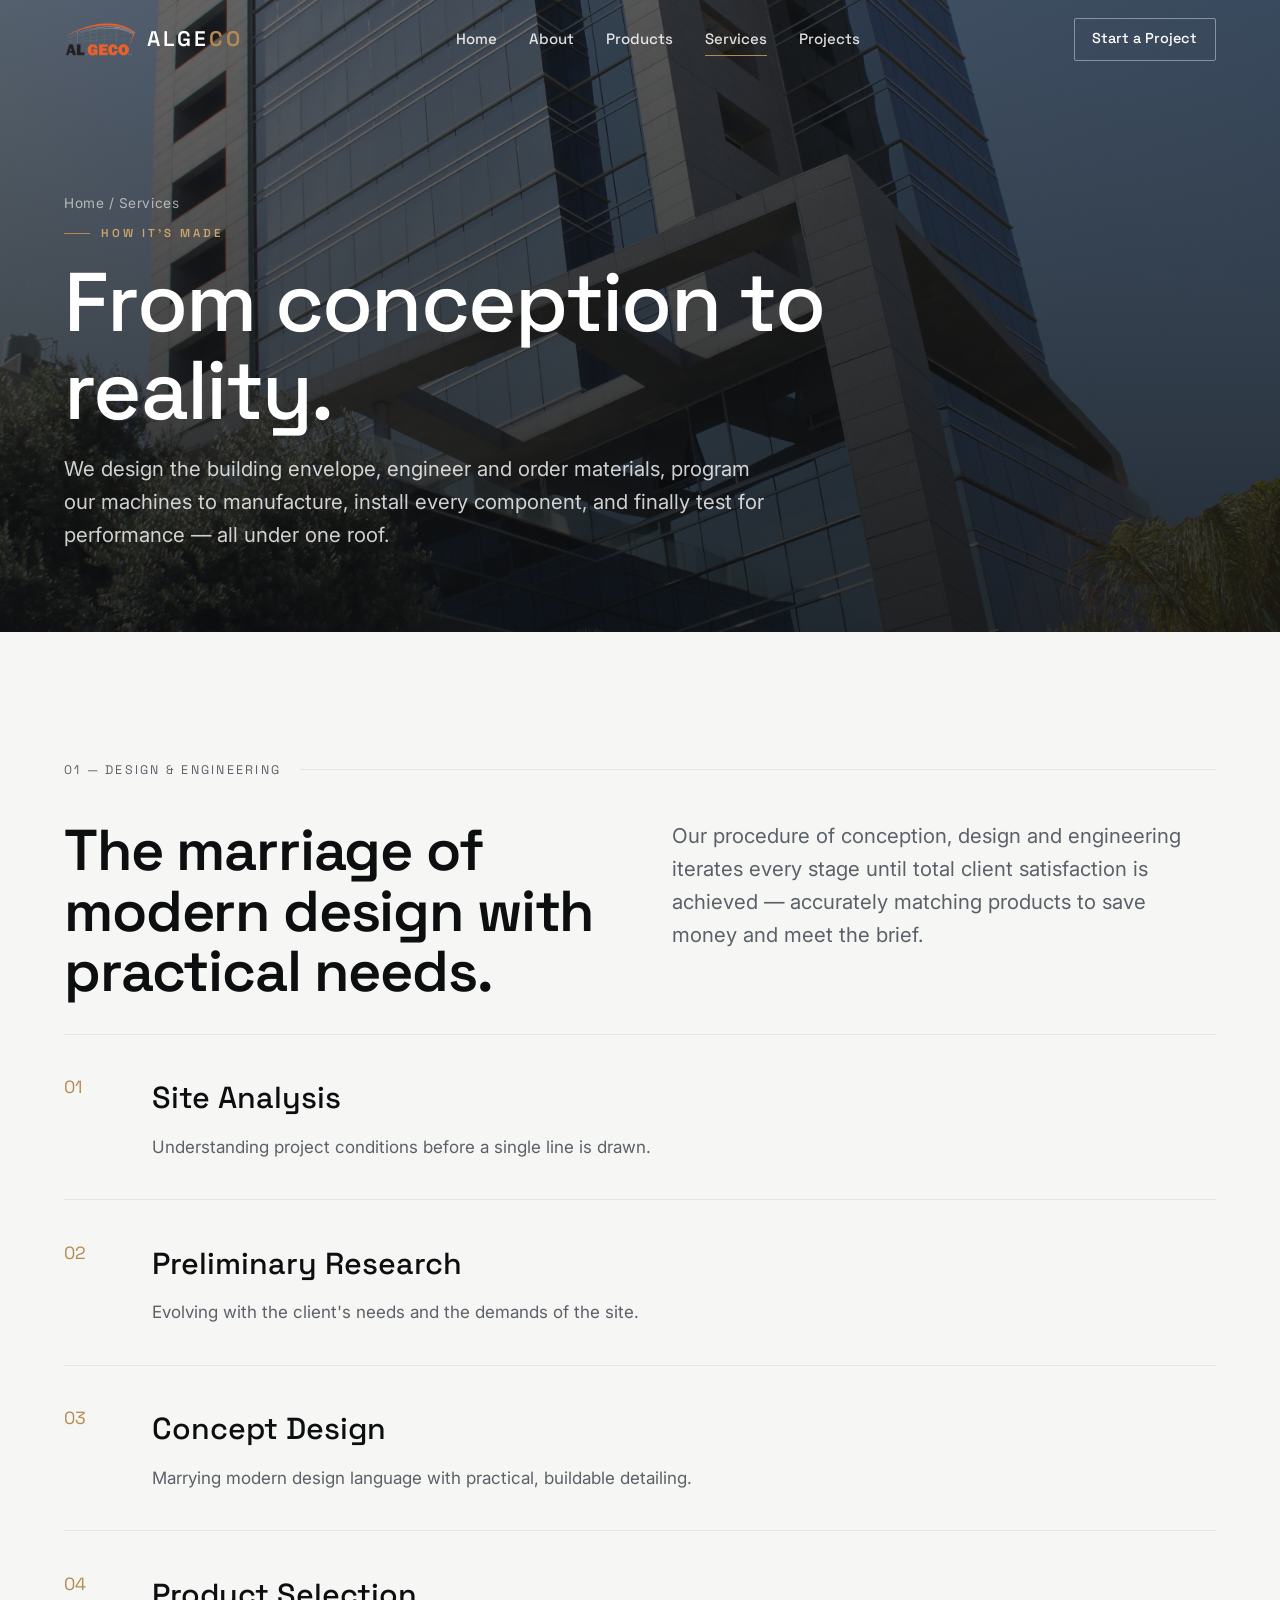
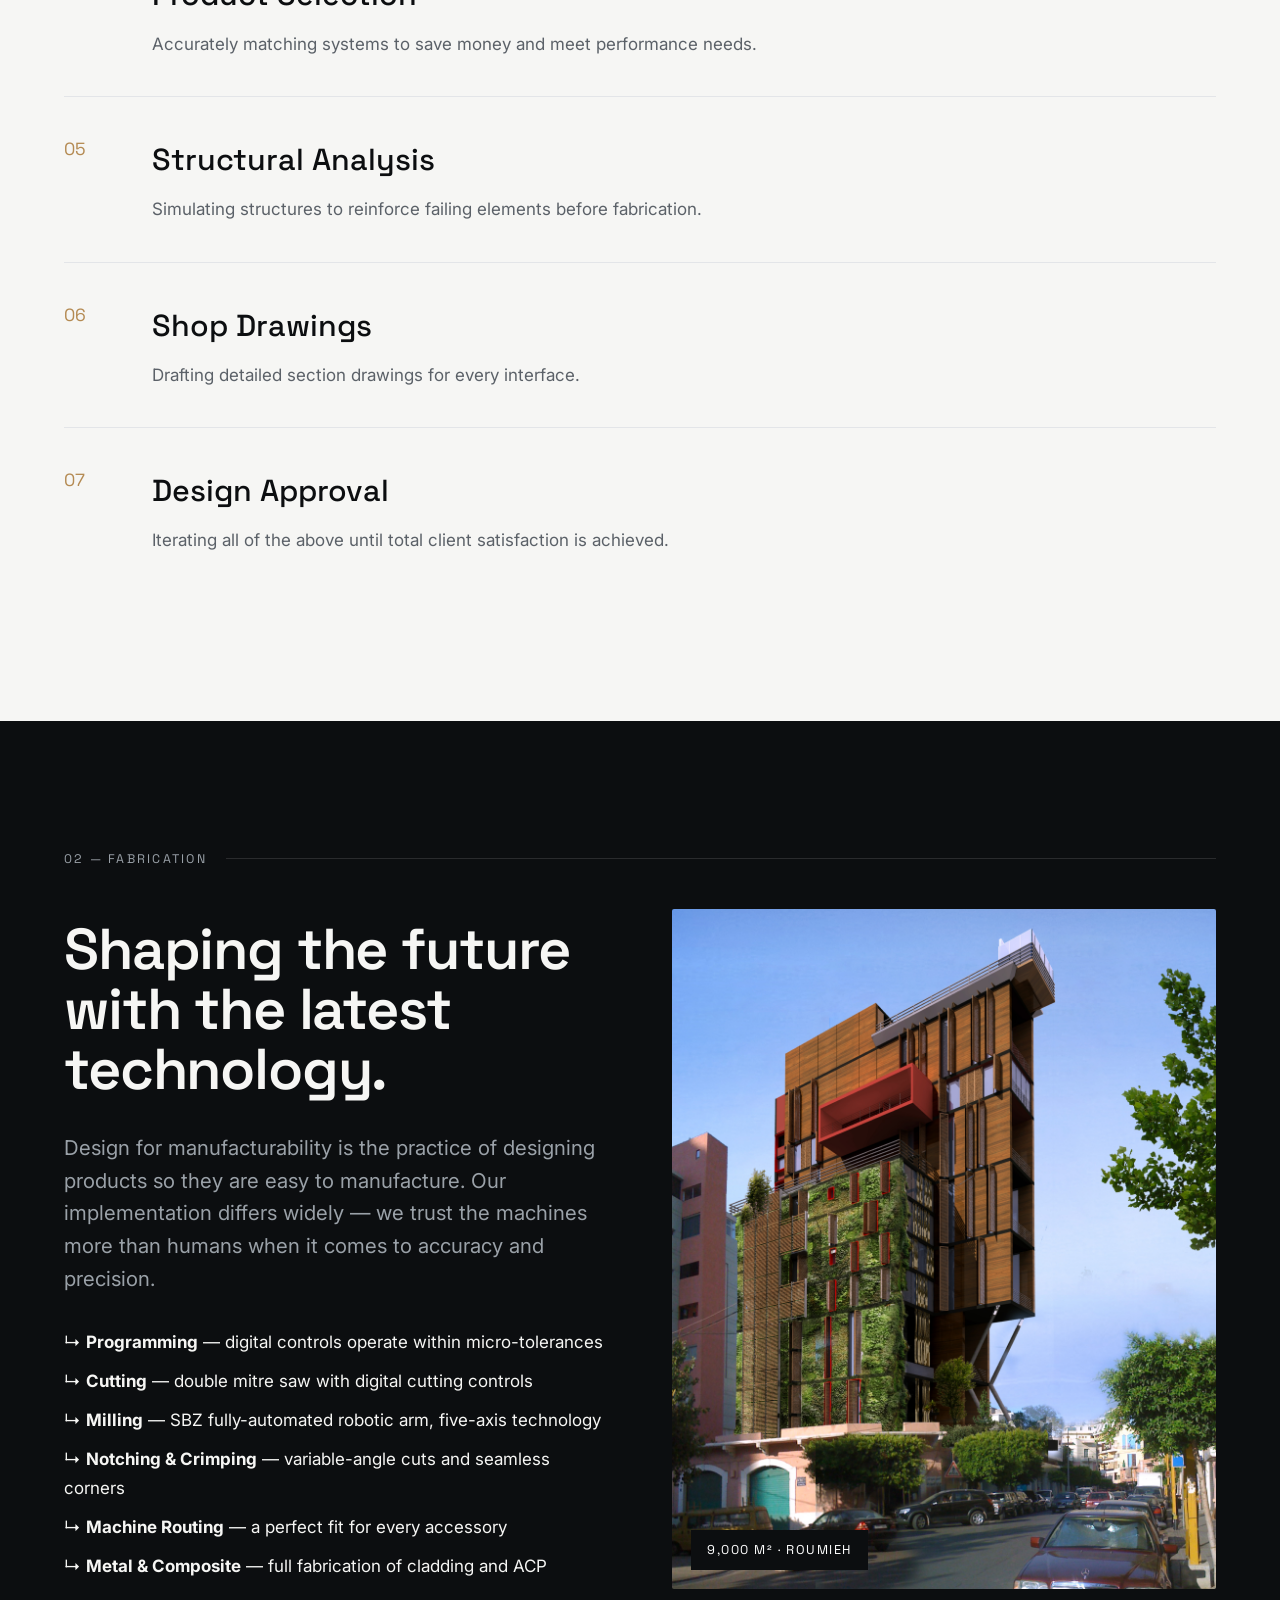
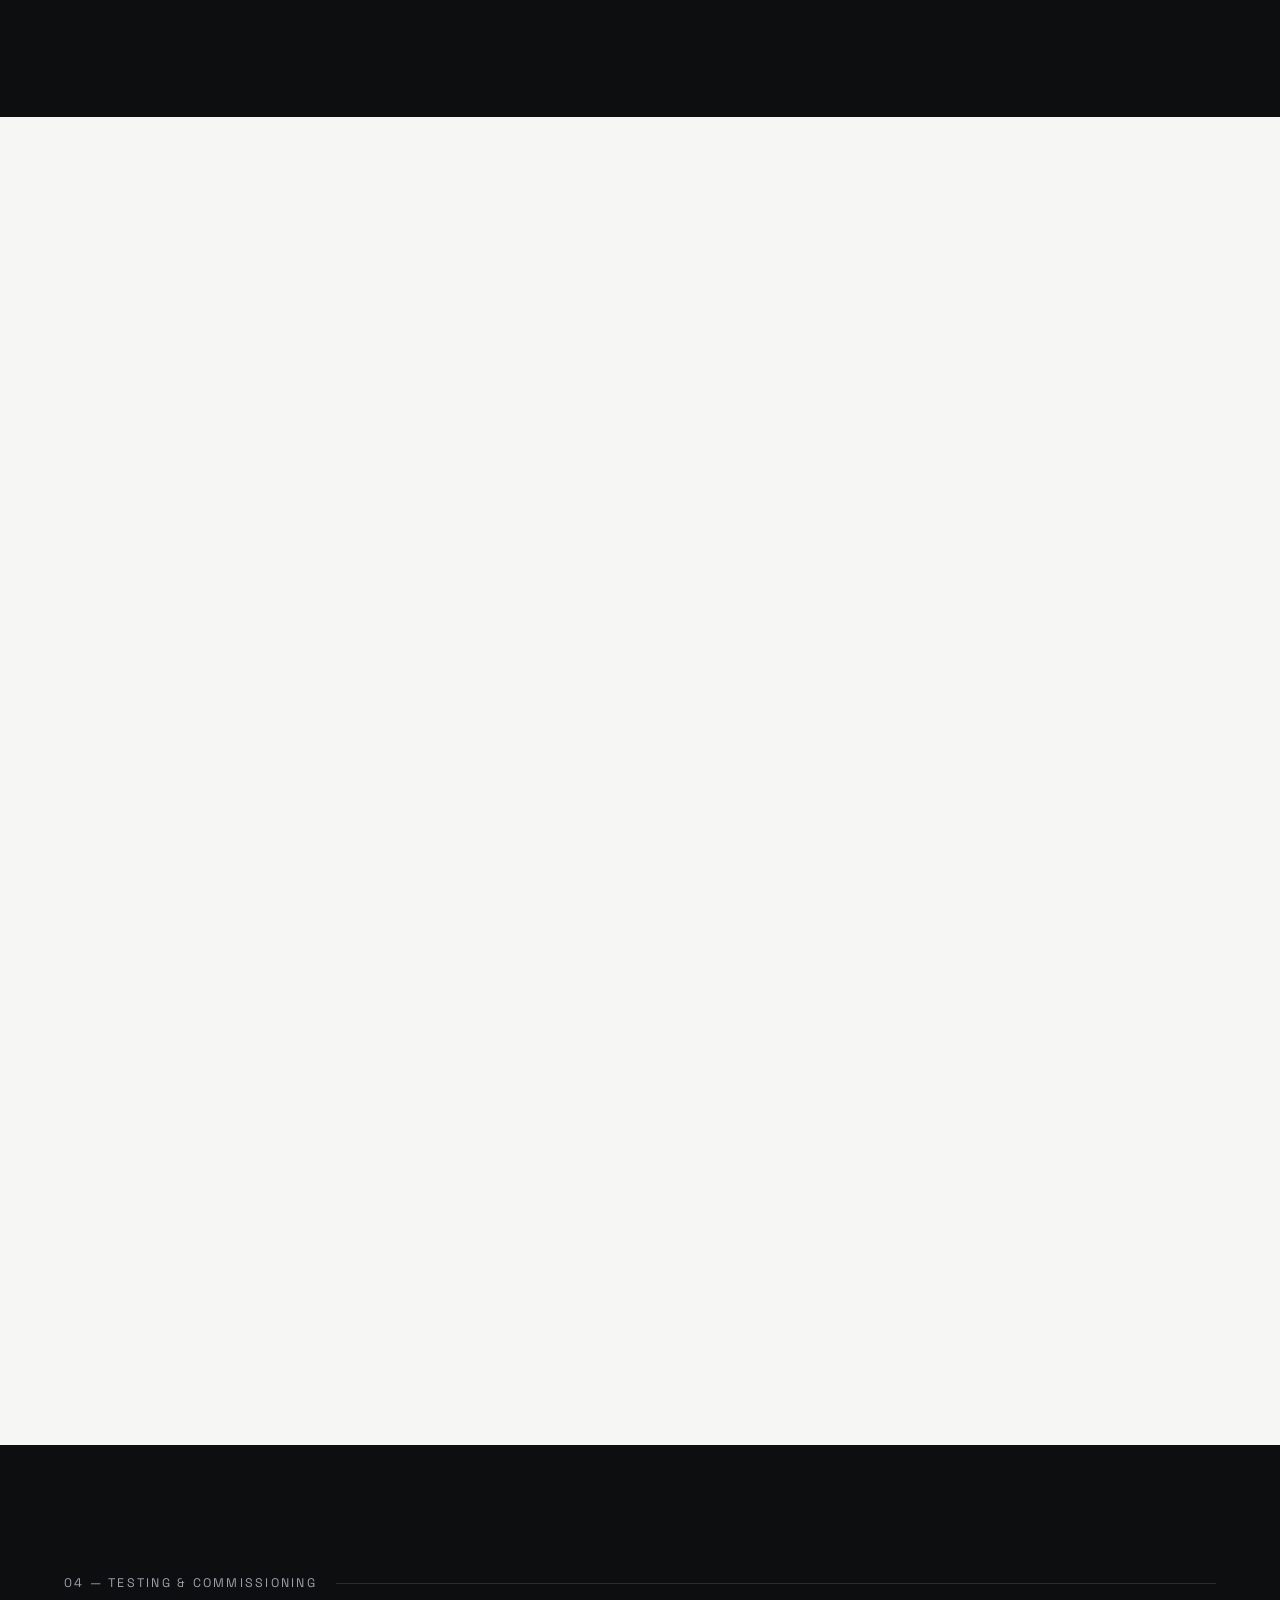
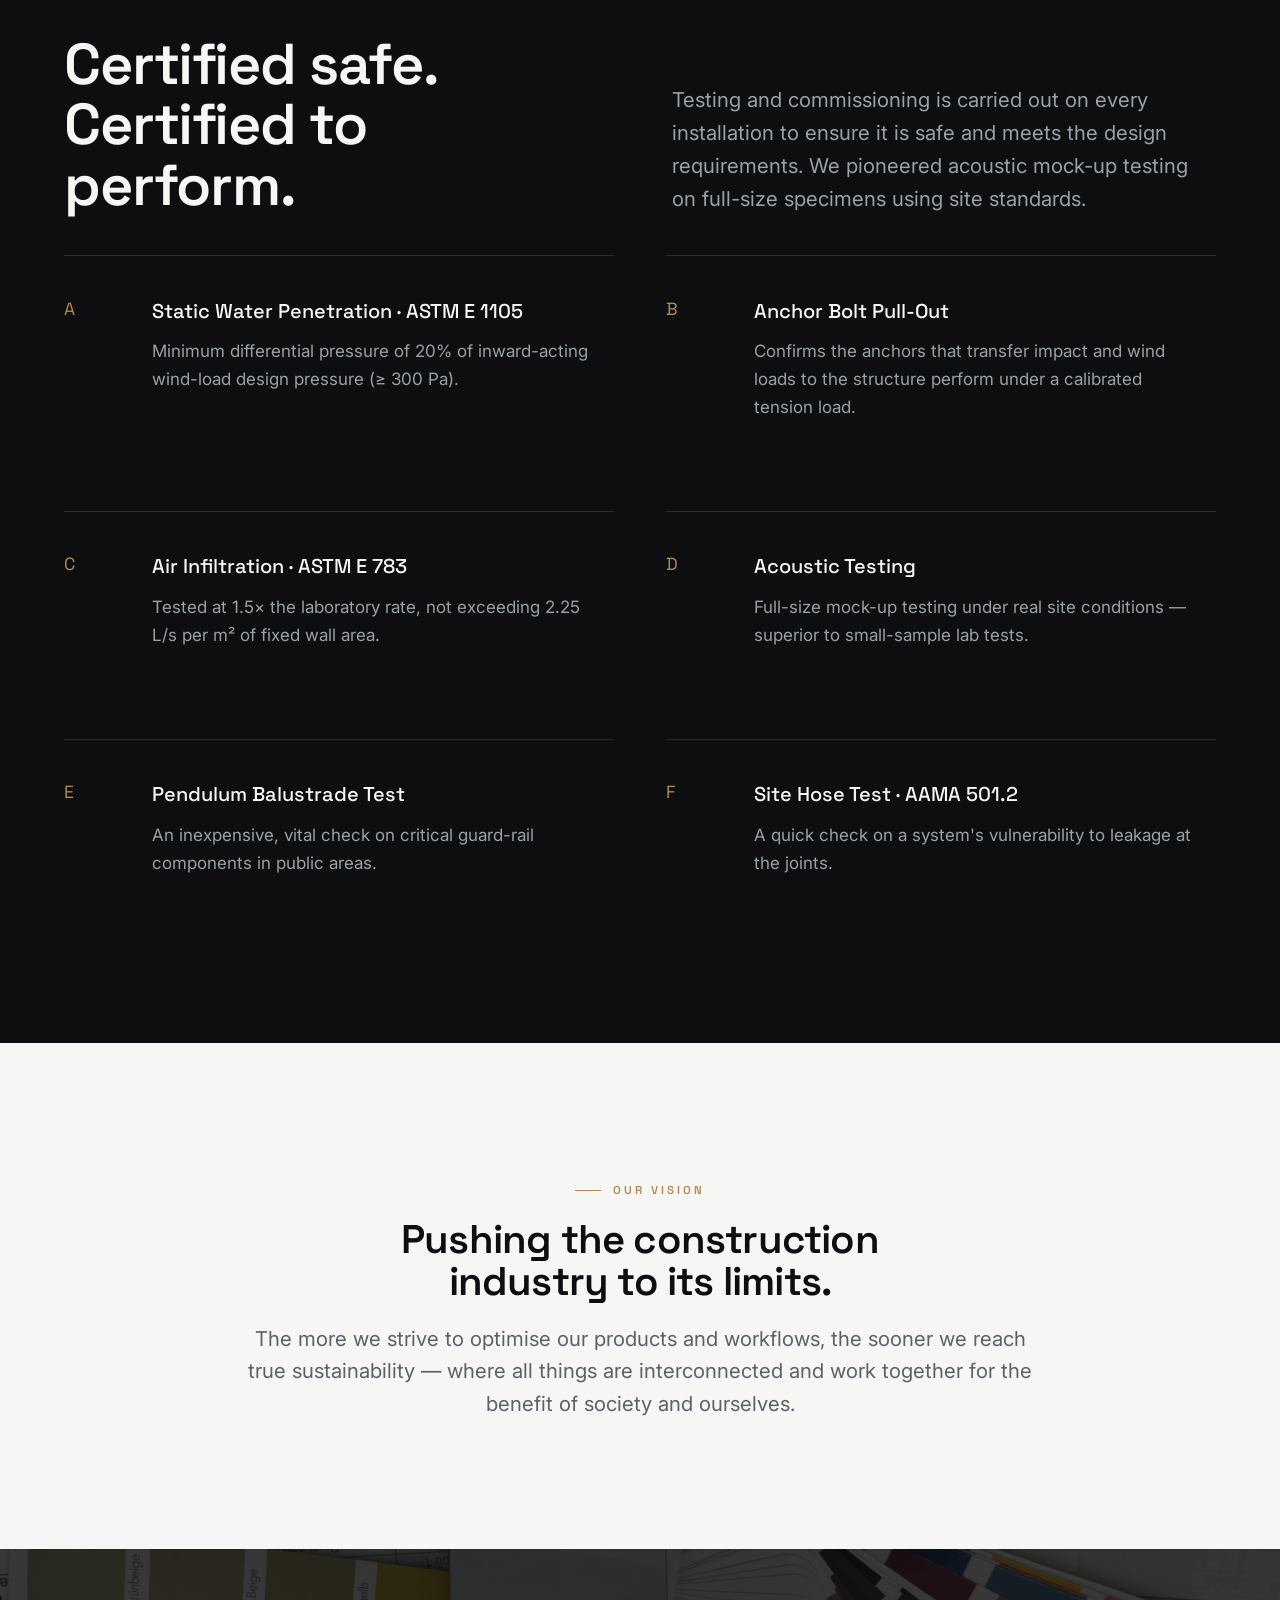
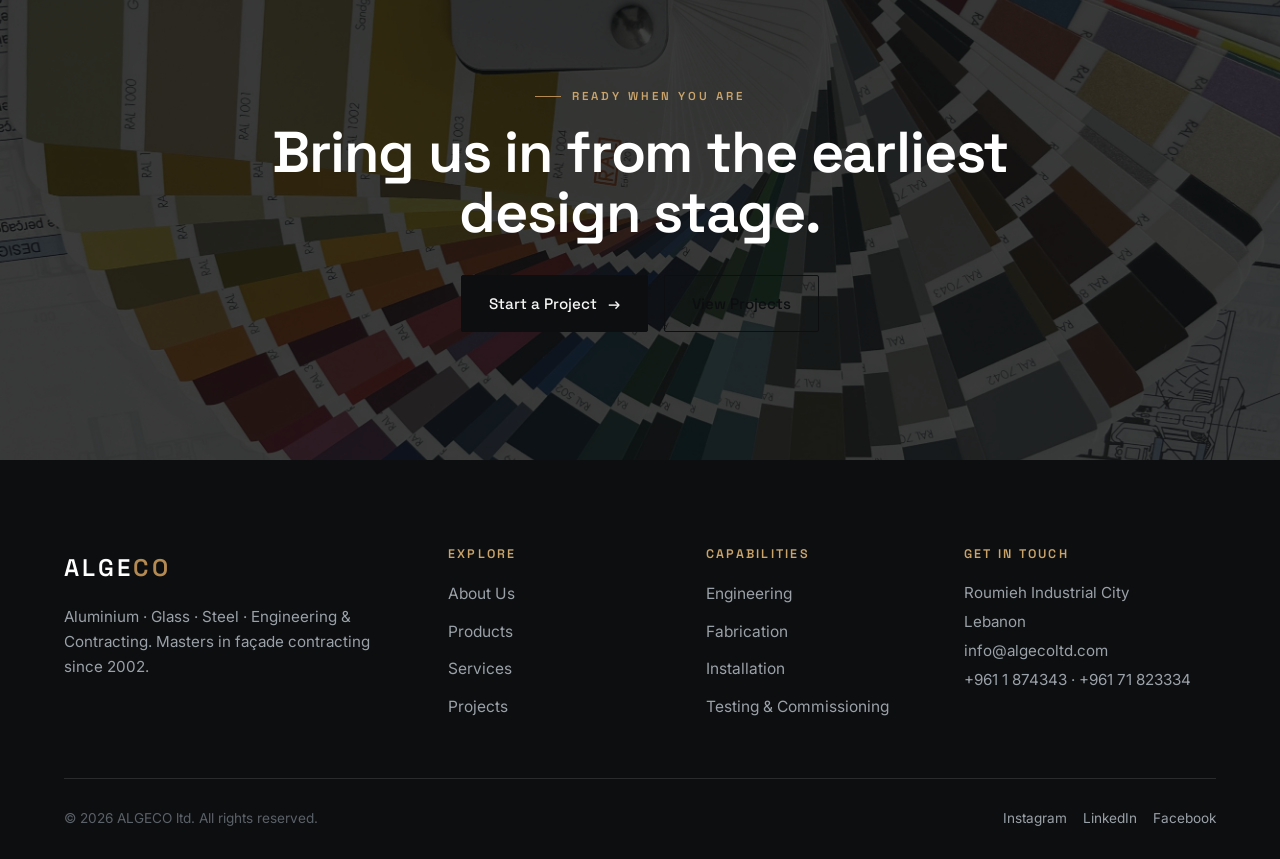
<file: services.html>
<!DOCTYPE html>
<html lang="en">
<head>
  <meta charset="UTF-8" />
  <meta name="viewport" content="width=device-width, initial-scale=1" />
  <title>Services — ALGECO ltd.</title>
  <meta name="description" content="From conception to reality — ALGECO delivers design & engineering, aluminium and composite fabrication, installation, and testing & commissioning entirely in-house." />
  <link rel="icon" href="assets/img/logo.png" />
  <link rel="preconnect" href="https://fonts.googleapis.com" />
  <link rel="preconnect" href="https://fonts.gstatic.com" crossorigin />
  <link href="https://fonts.googleapis.com/css2?family=Space+Grotesk:wght@400;500;600;700&family=Inter:wght@400;500;600&display=swap" rel="stylesheet" />
  <link rel="stylesheet" href="assets/css/styles.css" />
</head>
<body>

  <header class="nav over-dark" id="nav">
    <a class="nav__brand" href="index.html" aria-label="ALGECO home">
      <img src="assets/img/logo.png" alt="ALGECO" />
      <span class="nav__word">ALGE<b>CO</b></span>
    </a>
    <nav class="nav__links" aria-label="Primary">
      <a href="index.html">Home</a>
      <a href="about.html">About</a>
      <a href="products.html">Products</a>
      <a href="services.html" class="active">Services</a>
      <a href="projects.html">Projects</a>
    </nav>
    <a class="nav__cta" href="contact.html">Start a Project</a>
    <button class="nav__burger" aria-label="Open menu"><span></span><span></span><span></span></button>
  </header>

  <div class="mobile-menu" id="mobileMenu">
    <a href="index.html">Home <span>01</span></a>
    <a href="about.html">About <span>02</span></a>
    <a href="products.html">Products <span>03</span></a>
    <a href="services.html">Services <span>04</span></a>
    <a href="projects.html">Projects <span>05</span></a>
    <a href="contact.html">Contact <span>06</span></a>
    <div class="mobile-menu__foot">
      Roumieh Industrial City, Lebanon<br />
      <a href="mailto:info@algecoltd.com">info@algecoltd.com</a> · <a href="tel:+9611874343">+961 1 874343</a>
    </div>
  </div>

  <section class="pagehero">
    <div class="pagehero__media"><img src="assets/img/install-detail.jpg" alt="ALGECO services" /></div>
    <div class="container">
      <p class="crumbs"><a href="index.html">Home</a> / Services</p>
      <span class="eyebrow" style="color:#caa46b">How It's Made</span>
      <h1 class="display">From conception to reality.</h1>
      <p class="lead">We design the building envelope, engineer and order materials, program our machines to manufacture, install every component, and finally test for performance — all under one roof.</p>
    </div>
  </section>

  <!-- 01 DESIGN & ENGINEERING -->
  <section class="section">
    <div class="container">
      <div class="divider-label reveal"><span>01 — Design &amp; Engineering</span></div>
      <div class="split" style="align-items:start; margin-bottom:1rem">
        <h2 class="h-xl reveal">The marriage of modern design with practical needs.</h2>
        <p class="lead reveal d1">Our procedure of conception, design and engineering iterates every stage until total client satisfaction is achieved — accurately matching products to save money and meet the brief.</p>
      </div>
      <div class="mt-2">
        <div class="cap reveal"><span class="cap__num">01</span><span><span class="cap__t">Site Analysis</span><span class="cap__d" style="display:block">Understanding project conditions before a single line is drawn.</span></span><span class="cap__arr"></span></div>
        <div class="cap reveal"><span class="cap__num">02</span><span><span class="cap__t">Preliminary Research</span><span class="cap__d" style="display:block">Evolving with the client's needs and the demands of the site.</span></span><span class="cap__arr"></span></div>
        <div class="cap reveal"><span class="cap__num">03</span><span><span class="cap__t">Concept Design</span><span class="cap__d" style="display:block">Marrying modern design language with practical, buildable detailing.</span></span><span class="cap__arr"></span></div>
        <div class="cap reveal"><span class="cap__num">04</span><span><span class="cap__t">Product Selection</span><span class="cap__d" style="display:block">Accurately matching systems to save money and meet performance needs.</span></span><span class="cap__arr"></span></div>
        <div class="cap reveal"><span class="cap__num">05</span><span><span class="cap__t">Structural Analysis</span><span class="cap__d" style="display:block">Simulating structures to reinforce failing elements before fabrication.</span></span><span class="cap__arr"></span></div>
        <div class="cap reveal"><span class="cap__num">06</span><span><span class="cap__t">Shop Drawings</span><span class="cap__d" style="display:block">Drafting detailed section drawings for every interface.</span></span><span class="cap__arr"></span></div>
        <div class="cap reveal"><span class="cap__num">07</span><span><span class="cap__t">Design Approval</span><span class="cap__d" style="display:block">Iterating all of the above until total client satisfaction is achieved.</span></span><span class="cap__arr"></span></div>
      </div>
    </div>
  </section>

  <!-- 02 FABRICATION -->
  <section class="section dark">
    <div class="container">
      <div class="divider-label reveal"><span>02 — Fabrication</span></div>
      <div class="split" style="align-items:center">
        <div class="reveal">
          <h2 class="h-xl">Shaping the future with the latest technology.</h2>
          <p class="lead mt-2">Design for manufacturability is the practice of designing products so they are easy to manufacture. Our implementation differs widely — we trust the machines more than humans when it comes to accuracy and precision.</p>
          <ul class="mt-2" style="display:grid;gap:.7rem">
            <li>↳ <b>Programming</b> — digital controls operate within micro-tolerances</li>
            <li>↳ <b>Cutting</b> — double mitre saw with digital cutting controls</li>
            <li>↳ <b>Milling</b> — SBZ fully-automated robotic arm, five-axis technology</li>
            <li>↳ <b>Notching &amp; Crimping</b> — variable-angle cuts and seamless corners</li>
            <li>↳ <b>Machine Routing</b> — a perfect fit for every accessory</li>
            <li>↳ <b>Metal &amp; Composite</b> — full fabrication of cladding and ACP</li>
          </ul>
        </div>
        <div class="split__media reveal d1">
          <img src="assets/img/proj-aa.jpg" alt="ALGECO fabrication" style="aspect-ratio:4/5;object-fit:cover;border-radius:2px" />
          <span class="tag">9,000 m² · Roumieh</span>
        </div>
      </div>
    </div>
  </section>

  <!-- 03 INSTALLATION -->
  <section class="section">
    <div class="container">
      <div class="divider-label reveal"><span>03 — Installation</span></div>
      <div class="split" style="align-items:center">
        <div class="split__media reveal">
          <img src="assets/img/hero-facade.jpg" alt="ALGECO installation" style="aspect-ratio:4/5;object-fit:cover;border-radius:2px" />
          <span class="tag">Elevating expectations</span>
        </div>
        <div class="reveal d1">
          <h2 class="h-xl">Elevating your expectations, floor by floor.</h2>
          <p class="lead mt-2">From material supply through to handover, we master the full choreography of the construction site.</p>
          <div class="mt-2">
            <div class="cap"><span class="cap__num">·</span><span><span class="cap__t" style="font-size:1.2rem">Material Supply &amp; Handling</span><span class="cap__d" style="display:block">Efficient supply chain, internal transport, offloading and staging.</span></span><span></span></div>
            <div class="cap"><span class="cap__num">·</span><span><span class="cap__t" style="font-size:1.2rem">Vertical Transport &amp; On-Floor</span><span class="cap__d" style="display:block">Mastering constrained resources and the uncertainty of staging façade elements.</span></span><span></span></div>
            <div class="cap"><span class="cap__num">·</span><span><span class="cap__t" style="font-size:1.2rem">Installation &amp; Waterproofing</span><span class="cap__d" style="display:block">Fixing the elements, then external gaskets, sealants and EPDM membranes.</span></span><span></span></div>
            <div class="cap"><span class="cap__num">·</span><span><span class="cap__t" style="font-size:1.2rem">Completion &amp; Maintenance</span><span class="cap__d" style="display:block">Project Completion Certificate and reliable, responsible façade maintenance.</span></span><span></span></div>
          </div>
        </div>
      </div>
    </div>
  </section>

  <!-- 04 TESTING -->
  <section class="section dark">
    <div class="container">
      <div class="divider-label reveal"><span>04 — Testing &amp; Commissioning</span></div>
      <div class="split" style="align-items:end; margin-bottom:2.5rem">
        <h2 class="h-xl reveal">Certified safe. Certified to perform.</h2>
        <p class="lead reveal d1">Testing and commissioning is carried out on every installation to ensure it is safe and meets the design requirements. We pioneered acoustic mock-up testing on full-size specimens using site standards.</p>
      </div>
      <div class="grid cols-2">
        <div class="cap reveal"><span class="cap__num">A</span><span><span class="cap__t" style="font-size:1.25rem">Static Water Penetration · ASTM&nbsp;E&nbsp;1105</span><span class="cap__d" style="display:block">Minimum differential pressure of 20% of inward-acting wind-load design pressure (≥ 300 Pa).</span></span><span></span></div>
        <div class="cap reveal d1"><span class="cap__num">B</span><span><span class="cap__t" style="font-size:1.25rem">Anchor Bolt Pull-Out</span><span class="cap__d" style="display:block">Confirms the anchors that transfer impact and wind loads to the structure perform under a calibrated tension load.</span></span><span></span></div>
        <div class="cap reveal"><span class="cap__num">C</span><span><span class="cap__t" style="font-size:1.25rem">Air Infiltration · ASTM&nbsp;E&nbsp;783</span><span class="cap__d" style="display:block">Tested at 1.5× the laboratory rate, not exceeding 2.25 L/s per m² of fixed wall area.</span></span><span></span></div>
        <div class="cap reveal d1"><span class="cap__num">D</span><span><span class="cap__t" style="font-size:1.25rem">Acoustic Testing</span><span class="cap__d" style="display:block">Full-size mock-up testing under real site conditions — superior to small-sample lab tests.</span></span><span></span></div>
        <div class="cap reveal"><span class="cap__num">E</span><span><span class="cap__t" style="font-size:1.25rem">Pendulum Balustrade Test</span><span class="cap__d" style="display:block">An inexpensive, vital check on critical guard-rail components in public areas.</span></span><span></span></div>
        <div class="cap reveal d1"><span class="cap__num">F</span><span><span class="cap__t" style="font-size:1.25rem">Site Hose Test · AAMA 501.2</span><span class="cap__d" style="display:block">A quick check on a system's vulnerability to leakage at the joints.</span></span><span></span></div>
      </div>
    </div>
  </section>

  <!-- VISION -->
  <section class="section">
    <div class="container center">
      <span class="eyebrow center reveal">Our Vision</span>
      <h2 class="h-lg measure reveal" style="margin:1.2rem auto 0; max-width:24ch">Pushing the construction industry to its limits.</h2>
      <p class="lead reveal d1" style="max-width:62ch; margin:1.2rem auto 0">The more we strive to optimise our products and workflows, the sooner we reach true sustainability — where all things are interconnected and work together for the benefit of society and ourselves.</p>
    </div>
  </section>

  <section class="section cta">
    <div class="cta__media"><img src="assets/img/hero-wide.jpg" alt="" /></div>
    <div class="container">
      <span class="eyebrow center" style="color:#caa46b">Ready When You Are</span>
      <h2 class="h-xl">Bring us in from the earliest design stage.</h2>
      <div class="cta__actions">
        <a class="btn" href="contact.html">Start a Project <span class="arr">→</span></a>
        <a class="btn ghost" href="projects.html">View Projects</a>
      </div>
    </div>
  </section>

  <footer class="footer">
    <div class="container">
      <div class="footer__top">
        <div class="footer__brand">
          <span class="nav__word">ALGE<b>CO</b></span>
          <p>Aluminium · Glass · Steel · Engineering &amp; Contracting. Masters in façade contracting since 2002.</p>
        </div>
        <div>
          <h4>Explore</h4>
          <ul class="footer__links">
            <li><a href="about.html">About Us</a></li>
            <li><a href="products.html">Products</a></li>
            <li><a href="services.html">Services</a></li>
            <li><a href="projects.html">Projects</a></li>
          </ul>
        </div>
        <div>
          <h4>Capabilities</h4>
          <ul class="footer__links">
            <li><a href="services.html">Engineering</a></li>
            <li><a href="services.html">Fabrication</a></li>
            <li><a href="services.html">Installation</a></li>
            <li><a href="services.html">Testing &amp; Commissioning</a></li>
          </ul>
        </div>
        <div>
          <h4>Get in Touch</h4>
          <div class="footer__contact">
            Roumieh Industrial City<br />Lebanon<br />
            <a href="mailto:info@algecoltd.com">info@algecoltd.com</a><br />
            <a href="tel:+9611874343">+961 1 874343</a> · <a href="tel:+96171823334">+961 71 823334</a>
          </div>
        </div>
      </div>
      <div class="footer__bottom">
        <span>© <span data-year>2026</span> ALGECO ltd. All rights reserved.</span>
        <div class="footer__social">
          <a href="https://www.instagram.com/algecoltd/">Instagram</a>
          <a href="https://www.linkedin.com/company/algecoltd">LinkedIn</a>
          <a href="https://www.facebook.com/algecoltd/">Facebook</a>
        </div>
      </div>
    </div>
  </footer>

  <script src="assets/js/main.js"></script>
</body>
</html>
</file>
<file: assets/css/styles.css>
/* ============================================================
   ALGECO ltd. — Façade Contracting
   Design system & global styles
   ============================================================ */

:root {
  --ink:        #0c0e10;   /* near-black charcoal      */
  --ink-2:      #15181b;   /* raised charcoal          */
  --steel:      #5b6168;   /* muted steel grey         */
  --steel-light:#9aa1a8;
  --line:       #e3e5e8;   /* hairline on light        */
  --line-dark:  rgba(255,255,255,.12);
  --paper:      #f6f6f4;   /* warm off-white           */
  --paper-2:    #eceae6;
  --white:      #ffffff;
  --bronze:     #b48a52;   /* anodized aluminium accent*/
  --bronze-2:   #caa46b;
  --bronze-soft:#f0e7da;

  --font-head: "Space Grotesk", "Segoe UI", system-ui, sans-serif;
  --font-body: "Inter", "Segoe UI", system-ui, sans-serif;

  --container: 1280px;
  --pad: clamp(1.25rem, 5vw, 5rem);
  --r: 2px;

  --ease: cubic-bezier(.22,.61,.36,1);
}

/* ---------- reset ---------- */
*,*::before,*::after { box-sizing: border-box; }
* { margin: 0; }
html { scroll-behavior: smooth; -webkit-text-size-adjust: 100%; }
body {
  font-family: var(--font-body);
  color: var(--ink);
  background: var(--paper);
  line-height: 1.65;
  font-size: 17px;
  -webkit-font-smoothing: antialiased;
  overflow-x: hidden;
}
img { display: block; max-width: 100%; height: auto; }
a { color: inherit; text-decoration: none; }
ul { list-style: none; padding: 0; }
button { font: inherit; cursor: pointer; }

/* ---------- type ---------- */
h1,h2,h3,h4 { font-family: var(--font-head); font-weight: 600; line-height: 1.05; letter-spacing: -.02em; }
.display { font-size: clamp(2.6rem, 6.5vw, 5.7rem); font-weight: 500; }
.h-xl    { font-size: clamp(2.1rem, 4.6vw, 3.6rem); }
.h-lg    { font-size: clamp(1.7rem, 3.2vw, 2.5rem); }
.h-md    { font-size: clamp(1.25rem, 2vw, 1.6rem); }
.lead    { font-size: clamp(1.05rem, 1.6vw, 1.3rem); color: var(--steel); line-height: 1.6; }

.eyebrow {
  font-family: var(--font-head);
  font-size: .72rem; font-weight: 600;
  letter-spacing: .26em; text-transform: uppercase;
  color: var(--bronze);
  display: inline-flex; align-items: center; gap: .7rem;
}
.eyebrow::before {
  content: ""; width: 26px; height: 1px; background: var(--bronze); display: inline-block;
}
.eyebrow.center { justify-content: center; }

/* ---------- layout ---------- */
.container { max-width: var(--container); margin-inline: auto; padding-inline: var(--pad); }
.section { padding-block: clamp(4.5rem, 10vw, 9rem); }
.section.tight { padding-block: clamp(3rem, 6vw, 5rem); }
.dark { background: var(--ink); color: var(--paper); }
.dark .lead { color: var(--steel-light); }
.dark .eyebrow { color: var(--bronze-2); }
.dark .eyebrow::before { background: var(--bronze-2); }

.grid { display: grid; gap: clamp(1.5rem, 4vw, 3.5rem); }
.cols-2 { grid-template-columns: repeat(2,1fr); }
.cols-3 { grid-template-columns: repeat(3,1fr); }
.cols-4 { grid-template-columns: repeat(4,1fr); }
@media (max-width: 940px){ .cols-3,.cols-4 { grid-template-columns: repeat(2,1fr); } }
@media (max-width: 620px){ .cols-2,.cols-3,.cols-4 { grid-template-columns: 1fr; } }

/* ---------- buttons ---------- */
.btn {
  display: inline-flex; align-items: center; gap: .65rem;
  font-family: var(--font-head); font-weight: 500; font-size: .95rem;
  padding: .95rem 1.7rem; border: 1px solid var(--ink); border-radius: var(--r);
  background: var(--ink); color: var(--paper);
  transition: all .35s var(--ease);
}
.btn .arr { transition: transform .35s var(--ease); }
.btn:hover { background: var(--bronze); border-color: var(--bronze); color: #fff; }
.btn:hover .arr { transform: translateX(5px); }
.btn.ghost { background: transparent; color: var(--ink); }
.btn.ghost:hover { background: var(--ink); color: var(--paper); border-color: var(--ink); }
.dark .btn { background: var(--paper); color: var(--ink); border-color: var(--paper); }
.dark .btn:hover { background: var(--bronze); border-color: var(--bronze); color: #fff; }
.dark .btn.ghost { background: transparent; color: var(--paper); border-color: var(--line-dark); }
.dark .btn.ghost:hover { background: var(--paper); color: var(--ink); border-color: var(--paper); }

.link-arrow {
  font-family: var(--font-head); font-weight: 500; color: var(--ink);
  display: inline-flex; align-items: center; gap: .55rem;
  border-bottom: 1px solid transparent; padding-bottom: 2px;
  transition: gap .3s var(--ease), border-color .3s var(--ease), color .3s;
}
.link-arrow:hover { gap: 1rem; border-color: var(--bronze); color: var(--bronze); }
.dark .link-arrow { color: var(--paper); }

/* ============================================================
   NAV
   ============================================================ */
.nav {
  position: fixed; inset: 0 0 auto 0; z-index: 100;
  display: flex; align-items: center; justify-content: space-between;
  padding: 1.1rem var(--pad);
  transition: background .4s var(--ease), padding .4s var(--ease), box-shadow .4s;
}
.nav.scrolled {
  background: rgba(246,246,244,.88);
  backdrop-filter: saturate(160%) blur(14px);
  box-shadow: 0 1px 0 var(--line);
  padding-block: .75rem;
}
.nav__brand { display: flex; align-items: center; gap: .7rem; z-index: 110; }
.nav__brand img { height: 34px; width: auto; }
.nav__word {
  font-family: var(--font-head); font-weight: 600; font-size: 1.32rem;
  letter-spacing: .14em; color: var(--ink);
}
.nav__word b { color: var(--bronze); font-weight: 600; }

/* light-on-dark hero state (default before scroll) */
.nav:not(.scrolled).over-dark .nav__word { color: #fff; }
.nav:not(.scrolled).over-dark .nav__links a { color: rgba(255,255,255,.85); }
.nav:not(.scrolled).over-dark .nav__cta { border-color: rgba(255,255,255,.4); color:#fff; }
.nav:not(.scrolled).over-dark .nav__burger span { background:#fff; }

.nav__links { display: flex; align-items: center; gap: 2rem; }
.nav__links a {
  font-family: var(--font-head); font-size: .94rem; font-weight: 500; color: var(--ink);
  position: relative; padding: 4px 0;
}
.nav__links a::after {
  content:""; position:absolute; left:0; bottom:0; height:1px; width:0; background: var(--bronze);
  transition: width .3s var(--ease);
}
.nav__links a:hover::after, .nav__links a.active::after { width:100%; }
.nav__cta {
  font-family: var(--font-head); font-weight:500; font-size:.9rem;
  border:1px solid var(--ink); padding:.55rem 1.1rem; border-radius:var(--r); color:var(--ink);
  transition: all .3s var(--ease);
}
.nav__cta:hover { background: var(--bronze); border-color: var(--bronze); color:#fff; }

.nav__burger { display:none; flex-direction:column; gap:5px; background:none; border:none; padding:6px; z-index:110; }
.nav__burger span { width:26px; height:2px; background:var(--ink); transition: transform .35s var(--ease), opacity .25s; }

@media (max-width: 900px){
  .nav__links, .nav__cta { display:none; }
  .nav__burger { display:flex; }
  .nav.menu-open .nav__burger span:nth-child(1){ transform: translateY(7px) rotate(45deg); }
  .nav.menu-open .nav__burger span:nth-child(2){ opacity:0; }
  .nav.menu-open .nav__burger span:nth-child(3){ transform: translateY(-7px) rotate(-45deg); }
}

/* mobile drawer */
.mobile-menu {
  position: fixed; inset: 0; z-index: 105; background: var(--ink); color: var(--paper);
  display: flex; flex-direction: column; justify-content: center; gap: .4rem;
  padding: var(--pad);
  transform: translateY(-100%); transition: transform .5s var(--ease);
}
.mobile-menu.open { transform: translateY(0); }
.mobile-menu a {
  font-family: var(--font-head); font-size: clamp(1.8rem,7vw,2.8rem); font-weight:500;
  color: var(--paper); padding: .4rem 0; border-bottom:1px solid var(--line-dark);
  display:flex; justify-content:space-between; align-items:center;
}
.mobile-menu a span { color: var(--bronze-2); font-size: .9rem; font-family: var(--font-body); }
.mobile-menu__foot { margin-top: 2rem; color: var(--steel-light); font-size:.95rem; line-height:1.9; }
.mobile-menu__foot a { font-family: var(--font-body); font-size:1rem; border:none; color: var(--bronze-2); display:inline; }

/* ============================================================
   HERO
   ============================================================ */
.hero { position: relative; min-height: 100svh; display: flex; align-items: flex-end; color:#fff; overflow:hidden; }
.hero__media { position:absolute; inset:0; z-index:-2; }
.hero__media img { width:100%; height:100%; object-fit:cover; }
.hero__media::after {
  content:""; position:absolute; inset:0;
  background: linear-gradient(180deg, rgba(10,12,14,.55) 0%, rgba(10,12,14,.25) 35%, rgba(10,12,14,.85) 100%);
}
.hero__slide { position:absolute; inset:0; opacity:0; transition: opacity 1.4s var(--ease); }
.hero__slide img { width:100%; height:100%; object-fit:cover; }
.hero__slide.active { opacity:1; }
.hero__slide::after { content:""; position:absolute; inset:0;
  background: linear-gradient(180deg, rgba(10,12,14,.5) 0%, rgba(10,12,14,.2) 35%, rgba(10,12,14,.88) 100%); }

.hero__inner { width:100%; max-width:var(--container); margin-inline:auto; padding: 0 var(--pad) clamp(3rem,7vw,6rem); position:relative; z-index:2; }
.hero h1 { color:#fff; max-width: 16ch; margin: 1.4rem 0 1.6rem; }
.hero .lead { color: rgba(255,255,255,.82); max-width: 46ch; }
.hero__actions { display:flex; flex-wrap:wrap; gap:1rem; margin-top:2.2rem; }
.hero__meta {
  position:absolute; right:var(--pad); bottom: clamp(3rem,7vw,6rem); z-index:2;
  text-align:right; display:flex; flex-direction:column; gap:.2rem;
}
.hero__meta .n { font-family:var(--font-head); font-size:clamp(2.2rem,4vw,3.4rem); font-weight:500; color:#fff; line-height:1; }
.hero__meta .l { font-size:.8rem; letter-spacing:.16em; text-transform:uppercase; color: rgba(255,255,255,.7); }
@media (max-width: 820px){ .hero__meta { display:none; } }

.hero__dots { position:absolute; left:var(--pad); bottom:1.5rem; z-index:3; display:flex; gap:.6rem; }
.hero__dots button { width:34px; height:3px; border:none; background:rgba(255,255,255,.35); padding:0; border-radius:2px; transition:background .3s; }
.hero__dots button.active { background: var(--bronze-2); }

.scroll-cue { position:absolute; left:50%; bottom:1.4rem; transform:translateX(-50%); z-index:3;
  font-size:.7rem; letter-spacing:.22em; text-transform:uppercase; color:rgba(255,255,255,.7);
  display:flex; flex-direction:column; align-items:center; gap:.5rem; }
.scroll-cue::after { content:""; width:1px; height:34px; background:rgba(255,255,255,.5); animation: cue 2s var(--ease) infinite; }
@keyframes cue { 0%{transform:scaleY(0);transform-origin:top} 45%{transform:scaleY(1);transform-origin:top} 55%{transform:scaleY(1);transform-origin:bottom} 100%{transform:scaleY(0);transform-origin:bottom} }
@media (max-width: 820px){ .scroll-cue{ display:none; } }

/* page hero (subpages) */
.pagehero { position:relative; padding: clamp(8rem,16vw,12rem) 0 clamp(3rem,7vw,5rem); color:#fff; overflow:hidden; }
.pagehero__media { position:absolute; inset:0; z-index:-1; }
.pagehero__media img { width:100%; height:100%; object-fit:cover; }
.pagehero__media::after { content:""; position:absolute; inset:0; background:linear-gradient(180deg,rgba(10,12,14,.6),rgba(10,12,14,.82)); }
.pagehero h1 { color:#fff; margin-top:1rem; max-width: 18ch; }
.pagehero .lead { color:rgba(255,255,255,.8); max-width:54ch; margin-top:1.2rem; }
.crumbs { font-size:.85rem; color:rgba(255,255,255,.6); letter-spacing:.04em; }
.crumbs a:hover { color:var(--bronze-2); }

/* ============================================================
   STATS
   ============================================================ */
.stats { display:grid; grid-template-columns:repeat(4,1fr); gap:0; border-top:1px solid var(--line-dark); border-bottom:1px solid var(--line-dark); }
.stat { padding: clamp(1.8rem,4vw,3rem) clamp(1rem,2.5vw,2rem); border-right:1px solid var(--line-dark); }
.stat:last-child { border-right:none; }
.stat .n { font-family:var(--font-head); font-weight:500; font-size:clamp(2.6rem,5vw,4rem); line-height:1; color:#fff; }
.stat .n .suffix { color: var(--bronze-2); }
.stat .l { margin-top:.7rem; font-size:.82rem; letter-spacing:.14em; text-transform:uppercase; color:var(--steel-light); }
.stat p { margin-top:.6rem; color:var(--steel-light); font-size:.95rem; line-height:1.5; }
@media (max-width: 820px){ .stats{ grid-template-columns:repeat(2,1fr);} .stat:nth-child(2){border-right:none;} .stat:nth-child(1),.stat:nth-child(2){border-bottom:1px solid var(--line-dark);} }
@media (max-width: 480px){ .stats{ grid-template-columns:1fr;} .stat{border-right:none;border-bottom:1px solid var(--line-dark);} }

/* ============================================================
   FEATURE / SPLIT
   ============================================================ */
.split { display:grid; grid-template-columns: 1fr 1fr; gap: clamp(2rem,5vw,5rem); align-items:center; }
.split.reverse .split__media { order:2; }
@media (max-width: 860px){ .split{ grid-template-columns:1fr; } .split.reverse .split__media{ order:0; } }
.split__media { position:relative; }
.split__media img { width:100%; aspect-ratio: 4/5; object-fit:cover; border-radius:var(--r); }
.split__media .tag {
  position:absolute; left:1.2rem; bottom:1.2rem; background:var(--ink); color:#fff;
  font-family:var(--font-head); font-size:.8rem; letter-spacing:.12em; text-transform:uppercase; padding:.6rem 1rem;
}
.split__body p + p { margin-top:1.1rem; }
.split__body .lead { margin: 1.3rem 0; }

/* offset image stack */
.imgstack { position:relative; padding-bottom: 3rem; padding-right:3rem; }
.imgstack img:first-child { width:100%; aspect-ratio:4/5; object-fit:cover; }
.imgstack img:last-child { position:absolute; right:0; bottom:0; width:48%; aspect-ratio:4/5; object-fit:cover; border:6px solid var(--paper); }
.dark .imgstack img:last-child { border-color: var(--ink); }

/* ============================================================
   CAPABILITIES (numbered list)
   ============================================================ */
.cap { border-top:1px solid var(--line); padding: clamp(1.6rem,3vw,2.4rem) 0; display:grid; grid-template-columns: 4rem 1fr auto; gap:1.5rem; align-items:start; transition: padding-left .4s var(--ease); }
.dark .cap { border-color: var(--line-dark); }
.cap:hover { padding-left: 1rem; }
.cap__num { font-family:var(--font-head); color:var(--bronze); font-size:1.1rem; }
.cap__t { font-family:var(--font-head); font-size:clamp(1.3rem,2.4vw,1.9rem); font-weight:500; }
.cap__d { color:var(--steel); max-width:60ch; margin-top:.6rem; }
.dark .cap__d { color: var(--steel-light); }
.cap__arr { color:var(--steel); transition: transform .4s var(--ease), color .3s; }
.cap:hover .cap__arr { transform: translateX(6px); color:var(--bronze); }
@media (max-width: 680px){ .cap{ grid-template-columns: 2.5rem 1fr; } .cap__arr{ display:none; } }

/* ============================================================
   PRODUCT GRID
   ============================================================ */
.pcard { position:relative; overflow:hidden; background:var(--ink); color:#fff; border-radius:var(--r); min-height: 340px; display:flex; }
.pcard img { position:absolute; inset:0; width:100%; height:100%; object-fit:cover; opacity:.55; transition: transform .8s var(--ease), opacity .5s; }
.pcard:hover img { transform: scale(1.07); opacity:.42; }
.pcard__body { position:relative; z-index:2; margin-top:auto; padding: clamp(1.3rem,2.5vw,2rem); }
.pcard h3 { font-size:clamp(1.3rem,2.2vw,1.7rem); }
.pcard p { color:rgba(255,255,255,.78); margin-top:.5rem; font-size:.95rem; max-height:0; opacity:0; overflow:hidden; transition: max-height .5s var(--ease), opacity .4s, margin .4s; }
.pcard:hover p { max-height:200px; opacity:1; }
.pcard .pn { position:absolute; top:1.2rem; right:1.4rem; z-index:2; font-family:var(--font-head); color:var(--bronze-2); font-size:.85rem; letter-spacing:.1em; }

/* simple list-card (products page detail) */
.detail { display:grid; grid-template-columns: 1fr 1fr; gap: clamp(1.5rem,4vw,4rem); align-items:center; padding-block: clamp(2.5rem,6vw,5rem); border-top:1px solid var(--line); }
.detail:first-of-type { border-top:none; }
.detail.rev .detail__media { order:2; }
@media (max-width: 860px){ .detail{ grid-template-columns:1fr; } .detail.rev .detail__media{ order:0; } }
.detail__media img { width:100%; aspect-ratio:16/11; object-fit:cover; border-radius:var(--r); }
.detail__t { display:flex; align-items:baseline; gap:1rem; }
.detail__t .n { font-family:var(--font-head); color:var(--bronze); font-size:1rem; }
.detail h3 { font-size:clamp(1.5rem,3vw,2.2rem); margin-bottom:1rem; }
.detail p { color:var(--steel); }
.detail ul.bullets { margin-top:1rem; display:flex; flex-wrap:wrap; gap:.6rem; }
.detail ul.bullets li { font-family:var(--font-head); font-size:.82rem; border:1px solid var(--line); padding:.4rem .8rem; border-radius:100px; color:var(--ink); }

/* ============================================================
   PROJECTS
   ============================================================ */
.pgrid { display:grid; grid-template-columns: repeat(12,1fr); gap: clamp(1rem,2vw,1.5rem); }
.proj { position:relative; overflow:hidden; border-radius:var(--r); background:var(--ink-2); }
.proj img { width:100%; height:100%; object-fit:cover; transition: transform .9s var(--ease); }
.proj::after { content:""; position:absolute; inset:0; background:linear-gradient(180deg,transparent 40%,rgba(10,12,14,.86)); opacity:.85; transition:opacity .4s; }
.proj:hover img { transform: scale(1.06); }
.proj__cap { position:absolute; left:0; right:0; bottom:0; z-index:2; padding: clamp(1.1rem,2vw,1.8rem); color:#fff; }
.proj__cap .cat { font-size:.74rem; letter-spacing:.16em; text-transform:uppercase; color:var(--bronze-2); }
.proj__cap h3 { font-size:clamp(1.15rem,1.9vw,1.55rem); margin-top:.35rem; }
.proj__cap .desc { color:rgba(255,255,255,.78); font-size:.9rem; margin-top:.4rem; transform:translateY(8px); opacity:0; transition:.4s var(--ease); }
.proj:hover .desc { transform:translateY(0); opacity:1; }
.proj.tall { grid-row: span 2; }
/* spans */
.c-7{ grid-column: span 7; } .c-5{ grid-column: span 5; }
.c-6{ grid-column: span 6; } .c-4{ grid-column: span 4; } .c-8{ grid-column: span 8; }
.c-12{ grid-column: span 12; }
@media (max-width: 860px){
  .pgrid{ grid-template-columns: repeat(2,1fr); }
  .c-7,.c-5,.c-6,.c-4,.c-8,.c-12{ grid-column: span 1; }
  .proj.tall{ grid-row: auto; }
}
@media (max-width: 560px){ .pgrid{ grid-template-columns:1fr; } }
.proj.min-tall img { min-height: 280px; }

/* simple project list (names only) */
.plist { columns: 2; column-gap: clamp(2rem,6vw,6rem); }
@media (max-width:680px){ .plist{ columns:1; } }
.plist li { break-inside: avoid; display:flex; justify-content:space-between; gap:1rem;
  padding:.9rem 0; border-bottom:1px solid var(--line-dark); font-family:var(--font-head); }
.plist li span { color:var(--steel-light); font-size:.85rem; font-family:var(--font-body); text-align:right; }

/* ============================================================
   PARTNERS marquee
   ============================================================ */
.marquee { overflow:hidden; border-block:1px solid var(--line); padding-block:2.4rem; }
.dark .marquee { border-color: var(--line-dark); }
.marquee__track { display:flex; gap:clamp(2.5rem,6vw,5rem); width:max-content; animation: slide 32s linear infinite; align-items:center; }
.marquee:hover .marquee__track { animation-play-state: paused; }
.marquee__track span { font-family:var(--font-head); font-weight:500; font-size:clamp(1.3rem,2.6vw,2rem); color:var(--steel); letter-spacing:.02em; white-space:nowrap; }
.dark .marquee__track span { color: var(--steel-light); }
.marquee__track span b { color:var(--bronze); font-weight:500; }
@keyframes slide { to { transform: translateX(-50%); } }

/* ============================================================
   QUOTE / director
   ============================================================ */
.quote { display:grid; grid-template-columns: 320px 1fr; gap: clamp(2rem,5vw,4.5rem); align-items:center; }
@media (max-width:760px){ .quote{ grid-template-columns:1fr; } }
.quote__img img { width:100%; aspect-ratio:4/5; object-fit:cover; border-radius:var(--r); }
.quote blockquote { font-family:var(--font-head); font-weight:400; font-size:clamp(1.4rem,2.8vw,2.1rem); line-height:1.35; letter-spacing:-.01em; }
.quote blockquote .mark { color:var(--bronze); }
.quote cite { display:block; margin-top:1.6rem; font-style:normal; }
.quote cite b { font-family:var(--font-head); display:block; }
.quote cite span { color:var(--steel); font-size:.95rem; }
.dark .quote cite span { color: var(--steel-light); }

/* ============================================================
   CTA band
   ============================================================ */
.cta { position:relative; overflow:hidden; text-align:center; color:#fff; }
.cta__media { position:absolute; inset:0; z-index:-1; }
.cta__media img { width:100%; height:100%; object-fit:cover; }
.cta__media::after { content:""; position:absolute; inset:0; background:rgba(10,12,14,.78); }
.cta h2 { color:#fff; max-width:20ch; margin:1rem auto 1.6rem; }
.cta .lead { color:rgba(255,255,255,.82); max-width:48ch; margin-inline:auto; }
.cta__actions { display:flex; gap:1rem; justify-content:center; flex-wrap:wrap; margin-top:2rem; }

/* ============================================================
   CONTACT
   ============================================================ */
.contact-grid { display:grid; grid-template-columns: 1fr 1.1fr; gap: clamp(2rem,5vw,5rem); }
@media (max-width:880px){ .contact-grid{ grid-template-columns:1fr; } }
.info-row { display:flex; gap:1.1rem; padding:1.3rem 0; border-bottom:1px solid var(--line); }
.info-row .ic { color:var(--bronze); flex:0 0 auto; margin-top:3px; }
.info-row h4 { font-size:.78rem; letter-spacing:.16em; text-transform:uppercase; color:var(--steel); font-family:var(--font-head); margin-bottom:.3rem; }
.info-row a, .info-row p { color:var(--ink); font-size:1.02rem; line-height:1.6; }
.info-row a:hover { color:var(--bronze); }

.form { display:grid; gap:1.1rem; }
.form .row { display:grid; grid-template-columns:1fr 1fr; gap:1.1rem; }
@media (max-width:560px){ .form .row{ grid-template-columns:1fr; } }
.field label { display:block; font-family:var(--font-head); font-size:.82rem; letter-spacing:.05em; margin-bottom:.5rem; color:var(--steel); }
.field input, .field textarea, .field select {
  width:100%; padding:.95rem 1rem; border:1px solid var(--line); border-radius:var(--r);
  background:#fff; font:inherit; color:var(--ink); transition:border-color .3s;
}
.field textarea { min-height:140px; resize:vertical; }
.field input:focus, .field textarea:focus, .field select:focus { outline:none; border-color:var(--bronze); }
.form__note { font-size:.85rem; color:var(--steel); }
.form__ok { display:none; padding:1rem 1.2rem; background:var(--bronze-soft); border-left:3px solid var(--bronze); border-radius:var(--r); font-size:.95rem; }
.form__ok.show { display:block; }
.map { width:100%; aspect-ratio:16/7; border:0; border-radius:var(--r); margin-top:2.5rem; filter:grayscale(.3) contrast(1.02); }

/* ============================================================
   FOOTER
   ============================================================ */
.footer { background: var(--ink); color: var(--paper); padding-top: clamp(3.5rem,7vw,5.5rem); }
.footer__top { display:grid; grid-template-columns: 1.6fr 1fr 1fr 1.2fr; gap:clamp(1.5rem,4vw,3rem); padding-bottom: 3rem; border-bottom:1px solid var(--line-dark); }
@media (max-width:880px){ .footer__top{ grid-template-columns:1fr 1fr; } }
@media (max-width:520px){ .footer__top{ grid-template-columns:1fr; } }
.footer__brand .nav__word { color:#fff; font-size:1.5rem; }
.footer__brand p { color:var(--steel-light); margin-top:1rem; max-width:34ch; font-size:.95rem; }
.footer h4 { font-family:var(--font-head); font-size:.78rem; letter-spacing:.18em; text-transform:uppercase; color:var(--bronze-2); margin-bottom:1.1rem; }
.footer__links li { margin-bottom:.6rem; }
.footer__links a { color:var(--steel-light); font-size:.97rem; transition:color .3s; }
.footer__links a:hover { color:#fff; }
.footer__contact { color:var(--steel-light); font-size:.95rem; line-height:1.9; }
.footer__contact a:hover { color:var(--bronze-2); }
.footer__bottom { display:flex; justify-content:space-between; align-items:center; gap:1rem; flex-wrap:wrap; padding-block:1.8rem; color:var(--steel); font-size:.85rem; }
.footer__social { display:flex; gap:1rem; }
.footer__social a { color:var(--steel-light); transition:color .3s, transform .3s; }
.footer__social a:hover { color:var(--bronze-2); transform:translateY(-2px); }

/* ============================================================
   reveal animation
   ============================================================ */
.reveal { opacity:0; transform: translateY(26px); transition: opacity .9s var(--ease), transform .9s var(--ease); }
.reveal.in { opacity:1; transform:none; }
.reveal.d1{ transition-delay:.08s; } .reveal.d2{ transition-delay:.16s; } .reveal.d3{ transition-delay:.24s; } .reveal.d4{ transition-delay:.32s; }
@media (prefers-reduced-motion: reduce){ .reveal{ opacity:1; transform:none; transition:none; } * { scroll-behavior:auto; } }

/* utilities */
.measure { max-width: 60ch; }
.mt-1{ margin-top:1rem; } .mt-2{ margin-top:2rem; } .mt-3{ margin-top:3rem; }
.center{ text-align:center; }
.divider-label { display:flex; align-items:center; gap:1.2rem; margin-bottom:2.5rem; }
.divider-label span { font-family:var(--font-head); font-size:.78rem; letter-spacing:.18em; text-transform:uppercase; color:var(--steel); white-space:nowrap; }
.divider-label::after { content:""; flex:1; height:1px; background:var(--line); }
.dark .divider-label::after { background:var(--line-dark); }
.dark .divider-label span { color: var(--steel-light); }
</file>
<file: assets/web/assets/mobirise-icons-bold/mobirise-icons-bold.css>
@font-face {
  font-family: 'mobirise-icons-bold';
  font-display: swap;
  src:  url('mobirise-icons-bold.eot?m1l4yr');
  src:  url('mobirise-icons-bold.eot?m1l4yr#iefix') format('embedded-opentype'),
    url('mobirise-icons-bold.ttf?m1l4yr') format('truetype'),
    url('mobirise-icons-bold.woff?m1l4yr') format('woff'),
    url('mobirise-icons-bold.svg?m1l4yr#mobirise-icons-bold') format('svg');
  font-weight: normal;
  font-style: normal;
}

[class^="mbrib-"], [class*="mbrib-"] {
  /* use !important to prevent issues with browser extensions that change fonts */
  font-family: 'mobirise-icons-bold' !important;
  speak: none;
  font-style: normal;
  font-weight: normal;
  font-variant: normal;
  text-transform: none;
  line-height: 1;

  /* Better Font Rendering =========== */
  -webkit-font-smoothing: antialiased;
  -moz-osx-font-smoothing: grayscale;
}

.mbrib-add-submenu:before {
  content: "\e900";
}
.mbrib-alert:before {
  content: "\e901";
}
.mbrib-align-center:before {
  content: "\e902";
}
.mbrib-align-justify:before {
  content: "\e903";
}
.mbrib-align-left:before {
  content: "\e904";
}
.mbrib-align-right:before {
  content: "\e905";
}
.mbrib-android:before {
  content: "\e906";
}
.mbrib-apple:before {
  content: "\e907";
}
.mbrib-arrow-down:before {
  content: "\e908";
}
.mbrib-arrow-next:before {
  content: "\e909";
}
.mbrib-arrow-prev:before {
  content: "\e90a";
}
.mbrib-arrow-up:before {
  content: "\e90b";
}
.mbrib-bold:before {
  content: "\e90c";
}
.mbrib-bookmark:before {
  content: "\e90d";
}
.mbrib-bootstrap:before {
  content: "\e90e";
}
.mbrib-briefcase:before {
  content: "\e90f";
}
.mbrib-browse:before {
  content: "\e910";
}
.mbrib-bulleted-list:before {
  content: "\e911";
}
.mbrib-calendar:before {
  content: "\e912";
}
.mbrib-camera:before {
  content: "\e913";
}
.mbrib-cart-add:before {
  content: "\e914";
}
.mbrib-cart-full:before {
  content: "\e915";
}
.mbrib-cash:before {
  content: "\e916";
}
.mbrib-change-style:before {
  content: "\e917";
}
.mbrib-chat:before {
  content: "\e918";
}
.mbrib-clock:before {
  content: "\e919";
}
.mbrib-close:before {
  content: "\e91a";
}
.mbrib-cloud:before {
  content: "\e91b";
}
.mbrib-code:before {
  content: "\e91c";
}
.mbrib-contact-form:before {
  content: "\e91d";
}
.mbrib-credit-card:before {
  content: "\e91e";
}
.mbrib-cursor-click:before {
  content: "\e91f";
}
.mbrib-cust-feedback:before {
  content: "\e920";
}
.mbrib-database:before {
  content: "\e921";
}
.mbrib-delivery:before {
  content: "\e922";
}
.mbrib-desktop:before {
  content: "\e923";
}
.mbrib-devices:before {
  content: "\e924";
}
.mbrib-down:before {
  content: "\e925";
}
.mbrib-download:before {
  content: "\e926";
}
.mbrib-drag-n-drop:before {
  content: "\e927";
}
.mbrib-drag-n-drop2:before {
  content: "\e928";
}
.mbrib-edit:before {
  content: "\e929";
}
.mbrib-edit2:before {
  content: "\e92a";
}
.mbrib-error:before {
  content: "\e92b";
}
.mbrib-extension:before {
  content: "\e92c";
}
.mbrib-features:before {
  content: "\e92d";
}
.mbrib-file:before {
  content: "\e92e";
}
.mbrib-flag:before {
  content: "\e92f";
}
.mbrib-folder:before {
  content: "\e930";
}
.mbrib-gift:before {
  content: "\e931";
}
.mbrib-github:before {
  content: "\e932";
}
.mbrib-globe-2:before {
  content: "\e933";
}
.mbrib-globe:before {
  content: "\e934";
}
.mbrib-growing-chart:before {
  content: "\e935";
}
.mbrib-hearth:before {
  content: "\e936";
}
.mbrib-help:before {
  content: "\e937";
}
.mbrib-home:before {
  content: "\e938";
}
.mbrib-hot-cup:before {
  content: "\e939";
}
.mbrib-idea:before {
  content: "\e93a";
}
.mbrib-image-gallery:before {
  content: "\e93b";
}
.mbrib-image-slider:before {
  content: "\e93c";
}
.mbrib-info:before {
  content: "\e93d";
}
.mbrib-italic:before {
  content: "\e93e";
}
.mbrib-key:before {
  content: "\e93f";
}
.mbrib-laptop:before {
  content: "\e940";
}
.mbrib-layers:before {
  content: "\e941";
}
.mbrib-left-right:before {
  content: "\e942";
}
.mbrib-left:before {
  content: "\e943";
}
.mbrib-letter:before {
  content: "\e944";
}
.mbrib-like:before {
  content: "\e945";
}
.mbrib-link:before {
  content: "\e946";
}
.mbrib-lock:before {
  content: "\e947";
}
.mbrib-login:before {
  content: "\e948";
}
.mbrib-logout:before {
  content: "\e949";
}
.mbrib-magic-stick:before {
  content: "\e94a";
}
.mbrib-map-pin:before {
  content: "\e94b";
}
.mbrib-menu:before {
  content: "\e94c";
}
.mbrib-mobile:before {
  content: "\e94d";
}
.mbrib-mobile2:before {
  content: "\e94e";
}
.mbrib-mobirise:before {
  content: "\e94f";
}
.mbrib-more-horizontal:before {
  content: "\e950";
}
.mbrib-more-vertical:before {
  content: "\e951";
}
.mbrib-music:before {
  content: "\e952";
}
.mbrib-new-file:before {
  content: "\e953";
}
.mbrib-numbered-list:before {
  content: "\e954";
}
.mbrib-opened-folder:before {
  content: "\e955";
}
.mbrib-pages:before {
  content: "\e956";
}
.mbrib-paper-plane:before {
  content: "\e957";
}
.mbrib-paperclip:before {
  content: "\e958";
}
.mbrib-photo:before {
  content: "\e959";
}
.mbrib-photos:before {
  content: "\e95a";
}
.mbrib-pin:before {
  content: "\e95b";
}
.mbrib-play:before {
  content: "\e95c";
}
.mbrib-plus:before {
  content: "\e95d";
}
.mbrib-preview:before {
  content: "\e95e";
}
.mbrib-print:before {
  content: "\e95f";
}
.mbrib-protect:before {
  content: "\e960";
}
.mbrib-question:before {
  content: "\e961";
}
.mbrib-quote-left:before {
  content: "\e962";
}
.mbrib-quote-right:before {
  content: "\e963";
}
.mbrib-redo:before {
  content: "\e964";
}
.mbrib-refresh:before {
  content: "\e965";
}
.mbrib-responsive:before {
  content: "\e966";
}
.mbrib-right:before {
  content: "\e967";
}
.mbrib-rocket:before {
  content: "\e968";
}
.mbrib-sad-face:before {
  content: "\e969";
}
.mbrib-sale:before {
  content: "\e96a";
}
.mbrib-save:before {
  content: "\e96b";
}
.mbrib-search:before {
  content: "\e96c";
}
.mbrib-setting:before {
  content: "\e96d";
}
.mbrib-setting2:before {
  content: "\e96e";
}
.mbrib-setting3:before {
  content: "\e96f";
}
.mbrib-share:before {
  content: "\e970";
}
.mbrib-shopping-bag:before {
  content: "\e971";
}
.mbrib-shopping-basket:before {
  content: "\e972";
}
.mbrib-shopping-cart:before {
  content: "\e973";
}
.mbrib-sites:before {
  content: "\e974";
}
.mbrib-smile-face:before {
  content: "\e975";
}
.mbrib-speed:before {
  content: "\e976";
}
.mbrib-star:before {
  content: "\e977";
}
.mbrib-success:before {
  content: "\e978";
}
.mbrib-sun:before {
  content: "\e979";
}
.mbrib-sun2:before {
  content: "\e97a";
}
.mbrib-tablet-vertical:before {
  content: "\e97b";
}
.mbrib-tablet:before {
  content: "\e97c";
}
.mbrib-target:before {
  content: "\e97d";
}
.mbrib-timer:before {
  content: "\e97e";
}
.mbrib-to-ftp:before {
  content: "\e97f";
}
.mbrib-to-local-drive:before {
  content: "\e980";
}
.mbrib-touch-swipe:before {
  content: "\e981";
}
.mbrib-touch:before {
  content: "\e982";
}
.mbrib-trash:before {
  content: "\e983";
}
.mbrib-underline:before {
  content: "\e984";
}
.mbrib-undo:before {
  content: "\e985";
}
.mbrib-unlink:before {
  content: "\e986";
}
.mbrib-unlock:before {
  content: "\e987";
}
.mbrib-up-down:before {
  content: "\e988";
}
.mbrib-up:before {
  content: "\e989";
}
.mbrib-update:before {
  content: "\e98a";
}
.mbrib-upload:before {
  content: "\e98b";
}
.mbrib-user:before {
  content: "\e98c";
}
.mbrib-user2:before {
  content: "\e98d";
}
.mbrib-users:before {
  content: "\e98e";
}
.mbrib-video-play:before {
  content: "\e98f";
}
.mbrib-video:before {
  content: "\e990";
}
.mbrib-watch:before {
  content: "\e991";
}
.mbrib-website-theme:before {
  content: "\e992";
}
.mbrib-wifi:before {
  content: "\e993";
}
.mbrib-windows:before {
  content: "\e994";
}
.mbrib-zoom-out:before {
  content: "\e995";
}
</file>
<file: assets/web/assets/gdpr-plugin/gdpr-styles.css>
.gdpr-block {
    padding: 10px;
    font-size: 14px;
    display: block;
    width: 100%;
    text-align: center;
}
.gdpr-block.covert {
	display: none;
}
.textGDPR {
    position: relative;
}
.gdpr-block label span.textGDPR input[name='gdpr']{
    width: 15px;
    height: 15px;
    margin: 0;
    position: absolute;
    top: 3px;
    left: -20px;
}
.gdpr-block label {
    color: #a7a7a7;
    vertical-align: middle;
    user-select: none;
    margin-bottom: 0;
}
</file>
<file: assets/dropdown/css/style.css>
.navbar-dropdown {
  left: 0;
  padding: 0;
  position: absolute;
  right: 0;
  top: 0;
  transition: all 0.45s ease;
  z-index: 1030;
  background: #282828; }
  .navbar-dropdown .navbar-logo {
    margin-right: 0.8rem;
    transition: margin 0.3s ease-in-out;
    vertical-align: middle; }
    .navbar-dropdown .navbar-logo img {
      height: 3.125rem;
      transition: all 0.3s ease-in-out; }
    .navbar-dropdown .navbar-logo.mbr-iconfont {
      font-size: 3.125rem;
      line-height: 3.125rem; }
  .navbar-dropdown .navbar-caption {
    font-weight: 700;
    white-space: normal;
    vertical-align: -4px;
    line-height: 3.125rem !important; }
    .navbar-dropdown .navbar-caption, .navbar-dropdown .navbar-caption:hover {
      color: inherit;
      text-decoration: none; }
  .navbar-dropdown .mbr-iconfont + .navbar-caption {
    vertical-align: -1px; }
  .navbar-dropdown.navbar-fixed-top {
    position: fixed; }
  .navbar-dropdown .navbar-brand span {
    vertical-align: -4px; }
  .navbar-dropdown.bg-color.transparent {
    background: none; }
  .navbar-dropdown.navbar-short .navbar-brand {
    padding: 0.625rem 0; }
    .navbar-dropdown.navbar-short .navbar-brand span {
      vertical-align: -1px; }
  .navbar-dropdown.navbar-short .navbar-caption {
    line-height: 2.375rem !important;
    vertical-align: -2px; }
  .navbar-dropdown.navbar-short .navbar-logo {
    margin-right: 0.5rem; }
    .navbar-dropdown.navbar-short .navbar-logo img {
      height: 2.375rem; }
    .navbar-dropdown.navbar-short .navbar-logo.mbr-iconfont {
      font-size: 2.375rem;
      line-height: 2.375rem; }
  .navbar-dropdown.navbar-short .mbr-table-cell {
    height: 3.625rem; }
  .navbar-dropdown .navbar-close {
    left: 0.6875rem;
    position: fixed;
    top: 0.75rem;
    z-index: 1000; }
  .navbar-dropdown .hamburger-icon {
    content: "";
    display: inline-block;
    vertical-align: middle;
    width: 16px;
    -webkit-box-shadow: 0 -6px 0 1px #282828,0 0 0 1px #282828,0 6px 0 1px #282828;
    -moz-box-shadow: 0 -6px 0 1px #282828,0 0 0 1px #282828,0 6px 0 1px #282828;
    box-shadow: 0 -6px 0 1px #282828,0 0 0 1px #282828,0 6px 0 1px #282828; }

.dropdown-menu .dropdown-toggle[data-toggle="dropdown-submenu"]::after {
  border-bottom: 0.35em solid transparent;
  border-left: 0.35em solid;
  border-right: 0;
  border-top: 0.35em solid transparent;
  margin-left: 0.3rem; }

.dropdown-menu .dropdown-item:focus {
  outline: 0; }

.nav-dropdown {
  font-size: 0.75rem;
  font-weight: 500;
  height: auto !important; }
  .nav-dropdown .nav-btn {
    padding-left: 1rem; }
  .nav-dropdown .link {
    margin: .667em 1.667em;
    font-weight: 500;
    padding: 0;
    transition: color .2s ease-in-out; }
    .nav-dropdown .link.dropdown-toggle {
      margin-right: 2.583em; }
      .nav-dropdown .link.dropdown-toggle::after {
        margin-left: .25rem;
        border-top: 0.35em solid;
        border-right: 0.35em solid transparent;
        border-left: 0.35em solid transparent;
        border-bottom: 0; }
      .nav-dropdown .link.dropdown-toggle[aria-expanded="true"] {
        margin: 0;
        padding: 0.667em 3.263em  0.667em 1.667em; }
  .nav-dropdown .link::after,
  .nav-dropdown .dropdown-item::after {
    color: inherit; }
  .nav-dropdown .btn {
    font-size: 0.75rem;
    font-weight: 700;
    letter-spacing: 0;
    margin-bottom: 0;
    padding-left: 1.25rem;
    padding-right: 1.25rem; }
  .nav-dropdown .dropdown-menu {
    border-radius: 0;
    border: 0;
    left: 0;
    margin: 0;
    padding-bottom: 1.25rem;
    padding-top: 1.25rem;
    position: relative; }
  .nav-dropdown .dropdown-submenu {
    margin-left: 0.125rem;
    top: 0; }
  .nav-dropdown .dropdown-item {
    font-weight: 500;
    line-height: 2;
    padding: 0.3846em 4.615em 0.3846em 1.5385em;
    position: relative;
    transition: color .2s ease-in-out, background-color .2s ease-in-out; }
    .nav-dropdown .dropdown-item::after {
      margin-top: -0.3077em;
      position: absolute;
      right: 1.1538em;
      top: 50%; }
    .nav-dropdown .dropdown-item:focus, .nav-dropdown .dropdown-item:hover {
      background: none; }

@media (max-width: 767px) {
  .nav-dropdown.navbar-toggleable-sm {
    bottom: 0;
    display: none;
    left: 0;
    overflow-x: hidden;
    position: fixed;
    top: 0;
    transform: translateX(-100%);
    -ms-transform: translateX(-100%);
    -webkit-transform: translateX(-100%);
    width: 18.75rem;
    z-index: 999; } }
.nav-dropdown.navbar-toggleable-xl {
  bottom: 0;
  display: none;
  left: 0;
  overflow-x: hidden;
  position: fixed;
  top: 0;
  transform: translateX(-100%);
  -ms-transform: translateX(-100%);
  -webkit-transform: translateX(-100%);
  width: 18.75rem;
  z-index: 999; }

.nav-dropdown-sm {
  display: block !important;
  overflow-x: hidden;
  overflow: auto;
  padding-top: 3.875rem; }
  .nav-dropdown-sm::after {
    content: "";
    display: block;
    height: 3rem;
    width: 100%; }
  .nav-dropdown-sm.collapse.in ~ .navbar-close {
    display: block !important; }
  .nav-dropdown-sm.collapsing, .nav-dropdown-sm.collapse.in {
    transform: translateX(0);
    -ms-transform: translateX(0);
    -webkit-transform: translateX(0);
    transition: all 0.25s ease-out;
    -webkit-transition: all 0.25s ease-out;
    background: #282828; }
  .nav-dropdown-sm.collapsing[aria-expanded="false"] {
    transform: translateX(-100%);
    -ms-transform: translateX(-100%);
    -webkit-transform: translateX(-100%); }
  .nav-dropdown-sm .nav-item {
    display: block;
    margin-left: 0 !important;
    padding-left: 0; }
  .nav-dropdown-sm .link,
  .nav-dropdown-sm .dropdown-item {
    border-top: 1px dotted rgba(255, 255, 255, 0.1);
    font-size: 0.8125rem;
    line-height: 1.6;
    margin: 0 !important;
    padding: 0.875rem 2.4rem 0.875rem 1.5625rem !important;
    position: relative;
    white-space: normal; }
    .nav-dropdown-sm .link:focus, .nav-dropdown-sm .link:hover,
    .nav-dropdown-sm .dropdown-item:focus,
    .nav-dropdown-sm .dropdown-item:hover {
      background: rgba(0, 0, 0, 0.2) !important;
      color: #c0a375; }
  .nav-dropdown-sm .nav-btn {
    position: relative;
    padding: 1.5625rem 1.5625rem 0 1.5625rem; }
    .nav-dropdown-sm .nav-btn::before {
      border-top: 1px dotted rgba(255, 255, 255, 0.1);
      content: "";
      left: 0;
      position: absolute;
      top: 0;
      width: 100%; }
    .nav-dropdown-sm .nav-btn + .nav-btn {
      padding-top: 0.625rem; }
      .nav-dropdown-sm .nav-btn + .nav-btn::before {
        display: none; }
  .nav-dropdown-sm .btn {
    padding: 0.625rem 0; }
  .nav-dropdown-sm .dropdown-toggle[data-toggle="dropdown-submenu"]::after {
    margin-left: .25rem;
    border-top: 0.35em solid;
    border-right: 0.35em solid transparent;
    border-left: 0.35em solid transparent;
    border-bottom: 0; }
  .nav-dropdown-sm .dropdown-toggle[data-toggle="dropdown-submenu"][aria-expanded="true"]::after {
    border-top: 0;
    border-right: 0.35em solid transparent;
    border-left: 0.35em solid transparent;
    border-bottom: 0.35em solid; }
  .nav-dropdown-sm .dropdown-menu {
    margin: 0;
    padding: 0;
    position: relative;
    top: 0;
    left: 0;
    width: 100%;
    border: 0;
    float: none;
    border-radius: 0;
    background: none; }
  .nav-dropdown-sm .dropdown-submenu {
    left: 100%;
    margin-left: 0.125rem;
    margin-top: -1.25rem;
    top: 0; }

.navbar-toggleable-sm .nav-dropdown .dropdown-menu {
  position: absolute; }

.navbar-toggleable-sm .nav-dropdown .dropdown-submenu {
  left: 100%;
  margin-left: 0.125rem;
  margin-top: -1.25rem;
  top: 0; }

.navbar-toggleable-sm.opened .nav-dropdown .dropdown-menu {
  position: relative; }

.navbar-toggleable-sm.opened .nav-dropdown .dropdown-submenu {
  left: 0;
  margin-left: 00rem;
  margin-top: 0rem;
  top: 0; }

.is-builder .nav-dropdown.collapsing {
  transition: none !important; }
</file>
<file: assets/socicon/css/styles.css>
@charset "UTF-8";

@font-face {
  font-family: 'Socicon';
  src:  url('../fonts/socicon.eot');
  src:  url('../fonts/socicon.eot?#iefix') format('embedded-opentype'),
    url('../fonts/socicon.woff2') format('woff2'),
    url('../fonts/socicon.ttf') format('truetype'),
    url('../fonts/socicon.woff') format('woff'),
    url('../fonts/socicon.svg#socicon') format('svg');
  font-weight: normal;
  font-style: normal;
  font-display: swap;
}

[data-icon]:before {
  font-family: "socicon" !important;
  content: attr(data-icon);
  font-style: normal !important;
  font-weight: normal !important;
  font-variant: normal !important;
  text-transform: none !important;
  speak: none;
  line-height: 1;
  -webkit-font-smoothing: antialiased;
  -moz-osx-font-smoothing: grayscale;
}

[class^="socicon-"], [class*=" socicon-"] {
  /* use !important to prevent issues with browser extensions that change fonts */
  font-family: 'Socicon' !important;
  speak: none;
  font-style: normal;
  font-weight: normal;
  font-variant: normal;
  text-transform: none;
  line-height: 1;

  /* Better Font Rendering =========== */
  -webkit-font-smoothing: antialiased;
  -moz-osx-font-smoothing: grayscale;
}

.socicon-500px:before {
  content: "\e000";
}
.socicon-8tracks:before {
  content: "\e001";
}
.socicon-airbnb:before {
  content: "\e002";
}
.socicon-alliance:before {
  content: "\e003";
}
.socicon-amazon:before {
  content: "\e004";
}
.socicon-amplement:before {
  content: "\e005";
}
.socicon-android:before {
  content: "\e006";
}
.socicon-angellist:before {
  content: "\e007";
}
.socicon-apple:before {
  content: "\e008";
}
.socicon-appnet:before {
  content: "\e009";
}
.socicon-baidu:before {
  content: "\e00a";
}
.socicon-bandcamp:before {
  content: "\e00b";
}
.socicon-battlenet:before {
  content: "\e00c";
}
.socicon-mixer:before {
  content: "\e00d";
}
.socicon-bebee:before {
  content: "\e00e";
}
.socicon-bebo:before {
  content: "\e00f";
}
.socicon-behance:before {
  content: "\e010";
}
.socicon-blizzard:before {
  content: "\e011";
}
.socicon-blogger:before {
  content: "\e012";
}
.socicon-buffer:before {
  content: "\e013";
}
.socicon-chrome:before {
  content: "\e014";
}
.socicon-coderwall:before {
  content: "\e015";
}
.socicon-curse:before {
  content: "\e016";
}
.socicon-dailymotion:before {
  content: "\e017";
}
.socicon-deezer:before {
  content: "\e018";
}
.socicon-delicious:before {
  content: "\e019";
}
.socicon-deviantart:before {
  content: "\e01a";
}
.socicon-diablo:before {
  content: "\e01b";
}
.socicon-digg:before {
  content: "\e01c";
}
.socicon-discord:before {
  content: "\e01d";
}
.socicon-disqus:before {
  content: "\e01e";
}
.socicon-douban:before {
  content: "\e01f";
}
.socicon-draugiem:before {
  content: "\e020";
}
.socicon-dribbble:before {
  content: "\e021";
}
.socicon-drupal:before {
  content: "\e022";
}
.socicon-ebay:before {
  content: "\e023";
}
.socicon-ello:before {
  content: "\e024";
}
.socicon-endomodo:before {
  content: "\e025";
}
.socicon-envato:before {
  content: "\e026";
}
.socicon-etsy:before {
  content: "\e027";
}
.socicon-facebook:before {
  content: "\e028";
}
.socicon-feedburner:before {
  content: "\e029";
}
.socicon-filmweb:before {
  content: "\e02a";
}
.socicon-firefox:before {
  content: "\e02b";
}
.socicon-flattr:before {
  content: "\e02c";
}
.socicon-flickr:before {
  content: "\e02d";
}
.socicon-formulr:before {
  content: "\e02e";
}
.socicon-forrst:before {
  content: "\e02f";
}
.socicon-foursquare:before {
  content: "\e030";
}
.socicon-friendfeed:before {
  content: "\e031";
}
.socicon-github:before {
  content: "\e032";
}
.socicon-goodreads:before {
  content: "\e033";
}
.socicon-google:before {
  content: "\e034";
}
.socicon-googlescholar:before {
  content: "\e035";
}
.socicon-googlegroups:before {
  content: "\e036";
}
.socicon-googlephotos:before {
  content: "\e037";
}
.socicon-googleplus:before {
  content: "\e038";
}
.socicon-grooveshark:before {
  content: "\e039";
}
.socicon-hackerrank:before {
  content: "\e03a";
}
.socicon-hearthstone:before {
  content: "\e03b";
}
.socicon-hellocoton:before {
  content: "\e03c";
}
.socicon-heroes:before {
  content: "\e03d";
}
.socicon-smashcast:before {
  content: "\e03e";
}
.socicon-horde:before {
  content: "\e03f";
}
.socicon-houzz:before {
  content: "\e040";
}
.socicon-icq:before {
  content: "\e041";
}
.socicon-identica:before {
  content: "\e042";
}
.socicon-imdb:before {
  content: "\e043";
}
.socicon-instagram:before {
  content: "\e044";
}
.socicon-issuu:before {
  content: "\e045";
}
.socicon-istock:before {
  content: "\e046";
}
.socicon-itunes:before {
  content: "\e047";
}
.socicon-keybase:before {
  content: "\e048";
}
.socicon-lanyrd:before {
  content: "\e049";
}
.socicon-lastfm:before {
  content: "\e04a";
}
.socicon-line:before {
  content: "\e04b";
}
.socicon-linkedin:before {
  content: "\e04c";
}
.socicon-livejournal:before {
  content: "\e04d";
}
.socicon-lyft:before {
  content: "\e04e";
}
.socicon-macos:before {
  content: "\e04f";
}
.socicon-mail:before {
  content: "\e050";
}
.socicon-medium:before {
  content: "\e051";
}
.socicon-meetup:before {
  content: "\e052";
}
.socicon-mixcloud:before {
  content: "\e053";
}
.socicon-modelmayhem:before {
  content: "\e054";
}
.socicon-mumble:before {
  content: "\e055";
}
.socicon-myspace:before {
  content: "\e056";
}
.socicon-newsvine:before {
  content: "\e057";
}
.socicon-nintendo:before {
  content: "\e058";
}
.socicon-npm:before {
  content: "\e059";
}
.socicon-odnoklassniki:before {
  content: "\e05a";
}
.socicon-openid:before {
  content: "\e05b";
}
.socicon-opera:before {
  content: "\e05c";
}
.socicon-outlook:before {
  content: "\e05d";
}
.socicon-overwatch:before {
  content: "\e05e";
}
.socicon-patreon:before {
  content: "\e05f";
}
.socicon-paypal:before {
  content: "\e060";
}
.socicon-periscope:before {
  content: "\e061";
}
.socicon-persona:before {
  content: "\e062";
}
.socicon-pinterest:before {
  content: "\e063";
}
.socicon-play:before {
  content: "\e064";
}
.socicon-player:before {
  content: "\e065";
}
.socicon-playstation:before {
  content: "\e066";
}
.socicon-pocket:before {
  content: "\e067";
}
.socicon-qq:before {
  content: "\e068";
}
.socicon-quora:before {
  content: "\e069";
}
.socicon-raidcall:before {
  content: "\e06a";
}
.socicon-ravelry:before {
  content: "\e06b";
}
.socicon-reddit:before {
  content: "\e06c";
}
.socicon-renren:before {
  content: "\e06d";
}
.socicon-researchgate:before {
  content: "\e06e";
}
.socicon-residentadvisor:before {
  content: "\e06f";
}
.socicon-reverbnation:before {
  content: "\e070";
}
.socicon-rss:before {
  content: "\e071";
}
.socicon-sharethis:before {
  content: "\e072";
}
.socicon-skype:before {
  content: "\e073";
}
.socicon-slideshare:before {
  content: "\e074";
}
.socicon-smugmug:before {
  content: "\e075";
}
.socicon-snapchat:before {
  content: "\e076";
}
.socicon-songkick:before {
  content: "\e077";
}
.socicon-soundcloud:before {
  content: "\e078";
}
.socicon-spotify:before {
  content: "\e079";
}
.socicon-stackexchange:before {
  content: "\e07a";
}
.socicon-stackoverflow:before {
  content: "\e07b";
}
.socicon-starcraft:before {
  content: "\e07c";
}
.socicon-stayfriends:before {
  content: "\e07d";
}
.socicon-steam:before {
  content: "\e07e";
}
.socicon-storehouse:before {
  content: "\e07f";
}
.socicon-strava:before {
  content: "\e080";
}
.socicon-streamjar:before {
  content: "\e081";
}
.socicon-stumbleupon:before {
  content: "\e082";
}
.socicon-swarm:before {
  content: "\e083";
}
.socicon-teamspeak:before {
  content: "\e084";
}
.socicon-teamviewer:before {
  content: "\e085";
}
.socicon-technorati:before {
  content: "\e086";
}
.socicon-telegram:before {
  content: "\e087";
}
.socicon-tripadvisor:before {
  content: "\e088";
}
.socicon-tripit:before {
  content: "\e089";
}
.socicon-triplej:before {
  content: "\e08a";
}
.socicon-tumblr:before {
  content: "\e08b";
}
.socicon-twitch:before {
  content: "\e08c";
}
.socicon-twitter:before {
  content: "\e08d";
}
.socicon-uber:before {
  content: "\e08e";
}
.socicon-ventrilo:before {
  content: "\e08f";
}
.socicon-viadeo:before {
  content: "\e090";
}
.socicon-viber:before {
  content: "\e091";
}
.socicon-viewbug:before {
  content: "\e092";
}
.socicon-vimeo:before {
  content: "\e093";
}
.socicon-vine:before {
  content: "\e094";
}
.socicon-vkontakte:before {
  content: "\e095";
}
.socicon-warcraft:before {
  content: "\e096";
}
.socicon-wechat:before {
  content: "\e097";
}
.socicon-weibo:before {
  content: "\e098";
}
.socicon-whatsapp:before {
  content: "\e099";
}
.socicon-wikipedia:before {
  content: "\e09a";
}
.socicon-windows:before {
  content: "\e09b";
}
.socicon-wordpress:before {
  content: "\e09c";
}
.socicon-wykop:before {
  content: "\e09d";
}
.socicon-xbox:before {
  content: "\e09e";
}
.socicon-xing:before {
  content: "\e09f";
}
.socicon-yahoo:before {
  content: "\e0a0";
}
.socicon-yammer:before {
  content: "\e0a1";
}
.socicon-yandex:before {
  content: "\e0a2";
}
.socicon-yelp:before {
  content: "\e0a3";
}
.socicon-younow:before {
  content: "\e0a4";
}
.socicon-youtube:before {
  content: "\e0a5";
}
.socicon-zapier:before {
  content: "\e0a6";
}
.socicon-zerply:before {
  content: "\e0a7";
}
.socicon-zomato:before {
  content: "\e0a8";
}
.socicon-zynga:before {
  content: "\e0a9";
}
.socicon-spreadshirt:before {
  content: "\e901";
}
.socicon-gamejolt:before {
  content: "\e902";
}
.socicon-trello:before {
  content: "\e903";
}
.socicon-tunein:before {
  content: "\e904";
}
.socicon-bloglovin:before {
  content: "\e905";
}
.socicon-gamewisp:before {
  content: "\e906";
}
.socicon-messenger:before {
  content: "\e907";
}
.socicon-pandora:before {
  content: "\e908";
}
.socicon-augment:before {
  content: "\e909";
}
.socicon-bitbucket:before {
  content: "\e90a";
}
.socicon-fyuse:before {
  content: "\e90b";
}
.socicon-yt-gaming:before {
  content: "\e90c";
}
.socicon-sketchfab:before {
  content: "\e90d";
}
.socicon-mobcrush:before {
  content: "\e90e";
}
.socicon-microsoft:before {
  content: "\e90f";
}
.socicon-realtor:before {
  content: "\e910";
}
.socicon-tidal:before {
  content: "\e911";
}
.socicon-qobuz:before {
  content: "\e912";
}
.socicon-natgeo:before {
  content: "\e913";
}
.socicon-mastodon:before {
  content: "\e914";
}
.socicon-unsplash:before {
  content: "\e915";
}
.socicon-homeadvisor:before {
  content: "\e916";
}
.socicon-angieslist:before {
  content: "\e917";
}
.socicon-codepen:before {
  content: "\e918";
}
.socicon-slack:before {
  content: "\e919";
}
.socicon-openaigym:before {
  content: "\e91a";
}
.socicon-logmein:before {
  content: "\e91b";
}
.socicon-fiverr:before {
  content: "\e91c";
}
.socicon-gotomeeting:before {
  content: "\e91d";
}
.socicon-aliexpress:before {
  content: "\e91e";
}
.socicon-guru:before {
  content: "\e91f";
}
.socicon-appstore:before {
  content: "\e920";
}
.socicon-homes:before {
  content: "\e921";
}
.socicon-zoom:before {
  content: "\e922";
}
.socicon-alibaba:before {
  content: "\e923";
}
.socicon-craigslist:before {
  content: "\e924";
}
.socicon-wix:before {
  content: "\e925";
}
.socicon-redfin:before {
  content: "\e926";
}
.socicon-googlecalendar:before {
  content: "\e927";
}
.socicon-shopify:before {
  content: "\e928";
}
.socicon-freelancer:before {
  content: "\e929";
}
.socicon-seedrs:before {
  content: "\e92a";
}
.socicon-bing:before {
  content: "\e92b";
}
.socicon-doodle:before {
  content: "\e92c";
}
.socicon-bonanza:before {
  content: "\e92d";
}
.socicon-squarespace:before {
  content: "\e92e";
}
.socicon-toptal:before {
  content: "\e92f";
}
.socicon-gust:before {
  content: "\e930";
}
.socicon-ask:before {
  content: "\e931";
}
.socicon-trulia:before {
  content: "\e932";
}
.socicon-loomly:before {
  content: "\e933";
}
.socicon-ghost:before {
  content: "\e934";
}
.socicon-upwork:before {
  content: "\e935";
}
.socicon-fundable:before {
  content: "\e936";
}
.socicon-booking:before {
  content: "\e937";
}
.socicon-googlemaps:before {
  content: "\e938";
}
.socicon-zillow:before {
  content: "\e939";
}
.socicon-niconico:before {
  content: "\e93a";
}
.socicon-toneden:before {
  content: "\e93b";
}
.socicon-crunchbase:before {
  content: "\e93c";
}
.socicon-homefy:before {
  content: "\e93d";
}
.socicon-calendly:before {
  content: "\e93e";
}
.socicon-livemaster:before {
  content: "\e93f";
}
.socicon-udemy:before {
  content: "\e940";
}
.socicon-codered:before {
  content: "\e941";
}
.socicon-origin:before {
  content: "\e942";
}
.socicon-nextdoor:before {
  content: "\e943";
}
.socicon-portfolio:before {
  content: "\e944";
}
.socicon-instructables:before {
  content: "\e945";
}
.socicon-gitlab:before {
  content: "\e946";
}
.socicon-hackernews:before {
  content: "\e947";
}
.socicon-smashwords:before {
  content: "\e948";
}
.socicon-kobo:before {
  content: "\e949";
}
.socicon-bookbub:before {
  content: "\e94a";
}
.socicon-mailru:before {
  content: "\e94b";
}
.socicon-moddb:before {
  content: "\e94c";
}
.socicon-indiedb:before {
  content: "\e94d";
}
.socicon-traxsource:before {
  content: "\e94e";
}
.socicon-gamefor:before {
  content: "\e94f";
}
.socicon-pixiv:before {
  content: "\e950";
}
.socicon-myanimelist:before {
  content: "\e951";
}
.socicon-blackberry:before {
  content: "\e952";
}
.socicon-wickr:before {
  content: "\e953";
}
.socicon-spip:before {
  content: "\e954";
}
.socicon-napster:before {
  content: "\e955";
}
.socicon-beatport:before {
  content: "\e956";
}
.socicon-hackerone:before {
  content: "\e957";
}
.socicon-internet:before {
  content: "\e958";
}
.socicon-ubuntu:before {
  content: "\e959";
}
.socicon-artstation:before {
  content: "\e95a";
}
.socicon-invision:before {
  content: "\e95b";
}
.socicon-torial:before {
  content: "\e95c";
}
.socicon-collectorz:before {
  content: "\e95d";
}
.socicon-seenthis:before {
  content: "\e95e";
}
.socicon-googleplaymusic:before {
  content: "\e95f";
}
.socicon-debian:before {
  content: "\e960";
}
.socicon-filmfreeway:before {
  content: "\e961";
}
.socicon-gnome:before {
  content: "\e962";
}
.socicon-itchio:before {
  content: "\e963";
}
.socicon-jamendo:before {
  content: "\e964";
}
.socicon-mix:before {
  content: "\e965";
}
.socicon-sharepoint:before {
  content: "\e966";
}
.socicon-tinder:before {
  content: "\e967";
}
.socicon-windguru:before {
  content: "\e968";
}
.socicon-cdbaby:before {
  content: "\e969";
}
.socicon-elementaryos:before {
  content: "\e96a";
}
.socicon-stage32:before {
  content: "\e96b";
}
.socicon-tiktok:before {
  content: "\e96c";
}
.socicon-gitter:before {
  content: "\e96d";
}
.socicon-letterboxd:before {
  content: "\e96e";
}
.socicon-threema:before {
  content: "\e96f";
}
.socicon-splice:before {
  content: "\e970";
}
.socicon-metapop:before {
  content: "\e971";
}
.socicon-naver:before {
  content: "\e972";
}
.socicon-remote:before {
  content: "\e973";
}
.socicon-flipboard:before {
  content: "\e974";
}
.socicon-googlehangouts:before {
  content: "\e975";
}
.socicon-dlive:before {
  content: "\e976";
}
.socicon-vsco:before {
  content: "\e977";
}
.socicon-stitcher:before {
  content: "\e978";
}
.socicon-avvo:before {
  content: "\e979";
}
.socicon-redbubble:before {
  content: "\e97a";
}
.socicon-society6:before {
  content: "\e97b";
}
.socicon-zazzle:before {
  content: "\e97c";
}
.socicon-eitaa:before {
  content: "\e97d";
}
.socicon-soroush:before {
  content: "\e97e";
}
.socicon-bale:before {
  content: "\e97f";
}
</file>
<file: assets/theme/css/style.css>
@charset "UTF-8";
section {
  background-color: #ffffff;
}

body {
  font-style: normal;
  line-height: 1.5;
  font-weight: 400;
  color: #232323;
  position: relative;
}

button {
  background-color: transparent;
  border-color: transparent;
}

.embla__button,
.carousel-control {
  background-color: #edefea !important;
  opacity: 0.8 !important;
  color: #464845 !important;
  border-color: #edefea !important;
}

.carousel .close,
.modalWindow .close {
  background-color: #edefea !important;
  color: #464845 !important;
  border-color: #edefea !important;
  opacity: 0.8 !important;
}

.carousel .close:hover,
.modalWindow .close:hover {
  opacity: 1 !important;
}

.carousel-indicators li {
  background-color: #edefea !important;
  border: 2px solid #464845 !important;
}

.carousel-indicators li:hover,
.carousel-indicators li:active {
  opacity: 0.8 !important;
}

.embla__button:hover,
.carousel-control:hover {
  background-color: #edefea !important;
  opacity: 1 !important;
}

.modalWindow-video-container {
  height: 80%;
}

section,
.container,
.container-fluid {
  position: relative;
  word-wrap: break-word;
}

a.mbr-iconfont:hover {
  text-decoration: none;
}

.article .lead p,
.article .lead ul,
.article .lead ol,
.article .lead pre,
.article .lead blockquote {
  margin-bottom: 0;
}

a {
  font-style: normal;
  font-weight: 400;
  cursor: pointer;
}
a, a:hover {
  text-decoration: none;
}

.mbr-section-title {
  font-style: normal;
  line-height: 1.3;
}

.mbr-section-subtitle {
  line-height: 1.3;
}

.mbr-text {
  font-style: normal;
  line-height: 1.7;
}

h1,
h2,
h3,
h4,
h5,
h6,
.display-1,
.display-2,
.display-4,
.display-5,
.display-7,
span,
p,
a {
  line-height: 1;
  word-break: break-word;
  word-wrap: break-word;
  font-weight: 400;
}

b,
strong {
  font-weight: bold;
}

input:-webkit-autofill, input:-webkit-autofill:hover, input:-webkit-autofill:focus, input:-webkit-autofill:active {
  transition-delay: 9999s;
  -webkit-transition-property: background-color, color;
  transition-property: background-color, color;
}

textarea[type=hidden] {
  display: none;
}

section {
  background-position: 50% 50%;
  background-repeat: no-repeat;
  background-size: cover;
}
section .mbr-background-video,
section .mbr-background-video-preview {
  position: absolute;
  bottom: 0;
  left: 0;
  right: 0;
  top: 0;
}

.hidden {
  visibility: hidden;
}

.mbr-z-index20 {
  z-index: 20;
}

/*! Base colors */
.mbr-white {
  color: #ffffff;
}

.mbr-black {
  color: #111111;
}

.mbr-bg-white {
  background-color: #ffffff;
}

.mbr-bg-black {
  background-color: #000000;
}

/*! Text-aligns */
.align-left {
  text-align: left;
}

.align-center {
  text-align: center;
}

.align-right {
  text-align: right;
}

/*! Font-weight  */
.mbr-light {
  font-weight: 300;
}

.mbr-regular {
  font-weight: 400;
}

.mbr-semibold {
  font-weight: 500;
}

.mbr-bold {
  font-weight: 700;
}

/*! Media  */
.media-content {
  flex-basis: 100%;
}

.media-container-row {
  display: flex;
  flex-direction: row;
  flex-wrap: wrap;
  justify-content: center;
  align-content: center;
  align-items: start;
}
.media-container-row .media-size-item {
  width: 400px;
}

.media-container-column {
  display: flex;
  flex-direction: column;
  flex-wrap: wrap;
  justify-content: center;
  align-content: center;
  align-items: stretch;
}
.media-container-column > * {
  width: 100%;
}

@media (min-width: 992px) {
  .media-container-row {
    flex-wrap: nowrap;
  }
}
figure {
  margin-bottom: 0;
  overflow: hidden;
}

figure[mbr-media-size] {
  transition: width 0.1s;
}

img,
iframe {
  display: block;
  width: 100%;
}

.card {
  background-color: transparent;
  border: none;
}

.card-box {
  width: 100%;
}

.card-img {
  text-align: center;
  flex-shrink: 0;
  -webkit-flex-shrink: 0;
}

.media {
  max-width: 100%;
  margin: 0 auto;
}

.mbr-figure {
  align-self: center;
}

.media-container > div {
  max-width: 100%;
}

.mbr-figure img,
.card-img img {
  width: 100%;
}

@media (max-width: 991px) {
  .media-size-item {
    width: auto !important;
  }
  .media {
    width: auto;
  }
  .mbr-figure {
    width: 100% !important;
  }
}
/*! Buttons */
.mbr-section-btn {
  margin-left: -0.6rem;
  margin-right: -0.6rem;
  font-size: 0;
}

.btn {
  font-weight: 600;
  border-width: 1px;
  font-style: normal;
  margin: 0.6rem 0.6rem;
  white-space: normal;
  transition: all 0.2s ease-in-out;
  display: inline-flex;
  align-items: center;
  justify-content: center;
  word-break: break-word;
}

.btn-sm {
  font-weight: 600;
  letter-spacing: 0px;
  transition: all 0.3s ease-in-out;
}

.btn-md {
  font-weight: 600;
  letter-spacing: 0px;
  transition: all 0.3s ease-in-out;
}

.btn-lg {
  font-weight: 600;
  letter-spacing: 0px;
  transition: all 0.3s ease-in-out;
}

.btn-form {
  margin: 0;
}
.btn-form:hover {
  cursor: pointer;
}

nav .mbr-section-btn {
  margin-left: 0rem;
  margin-right: 0rem;
}

/*! Btn icon margin */
.btn .mbr-iconfont,
.btn.btn-sm .mbr-iconfont {
  order: 1;
  cursor: pointer;
  margin-left: 0.5rem;
  vertical-align: sub;
}

.btn.btn-md .mbr-iconfont,
.btn.btn-md .mbr-iconfont {
  margin-left: 0.8rem;
}

.mbr-regular {
  font-weight: 400;
}

.mbr-semibold {
  font-weight: 500;
}

.mbr-bold {
  font-weight: 700;
}

[type=submit] {
  -webkit-appearance: none;
}

/*! Full-screen */
.mbr-fullscreen .mbr-overlay {
  min-height: 100vh;
}

.mbr-fullscreen {
  display: flex;
  display: -moz-flex;
  display: -ms-flex;
  display: -o-flex;
  align-items: center;
  min-height: 100vh;
  padding-top: 3rem;
  padding-bottom: 3rem;
}

/*! Map */
.map {
  height: 25rem;
  position: relative;
}
.map iframe {
  width: 100%;
  height: 100%;
}

/*! Scroll to top arrow */
.mbr-arrow-up {
  bottom: 25px;
  right: 90px;
  position: fixed;
  text-align: right;
  z-index: 5000;
  color: #ffffff;
  font-size: 22px;
}

.mbr-arrow-up a {
  background: rgba(0, 0, 0, 0.2);
  border-radius: 50%;
  color: #fff;
  display: inline-block;
  height: 60px;
  width: 60px;
  border: 2px solid #fff;
  outline-style: none !important;
  position: relative;
  text-decoration: none;
  transition: all 0.3s ease-in-out;
  cursor: pointer;
  text-align: center;
}
.mbr-arrow-up a:hover {
  background-color: rgba(0, 0, 0, 0.4);
}
.mbr-arrow-up a i {
  line-height: 60px;
}

.mbr-arrow-up-icon {
  display: block;
  color: #fff;
}

.mbr-arrow-up-icon::before {
  content: "›";
  display: inline-block;
  font-family: serif;
  font-size: 22px;
  line-height: 1;
  font-style: normal;
  position: relative;
  top: 6px;
  left: -4px;
  transform: rotate(-90deg);
}

/*! Arrow Down */
.mbr-arrow {
  position: absolute;
  bottom: 45px;
  left: 50%;
  width: 60px;
  height: 60px;
  cursor: pointer;
  background-color: rgba(80, 80, 80, 0.5);
  border-radius: 50%;
  transform: translateX(-50%);
}
@media (max-width: 767px) {
  .mbr-arrow {
    display: none;
  }
}
.mbr-arrow > a {
  display: inline-block;
  text-decoration: none;
  outline-style: none;
  animation: arrowdown 1.7s ease-in-out infinite;
  color: #ffffff;
}
.mbr-arrow > a > i {
  position: absolute;
  top: -2px;
  left: 15px;
  font-size: 2rem;
}

#scrollToTop a i::before {
  content: "";
  position: absolute;
  display: block;
  border-bottom: 2.5px solid #fff;
  border-left: 2.5px solid #fff;
  width: 27.8%;
  height: 27.8%;
  left: 50%;
  top: 51%;
  transform: translateY(-30%) translateX(-50%) rotate(135deg);
}

@keyframes arrowdown {
  0% {
    transform: translateY(0px);
  }
  50% {
    transform: translateY(-5px);
  }
  100% {
    transform: translateY(0px);
  }
}
@media (max-width: 500px) {
  .mbr-arrow-up {
    left: 0;
    right: 0;
    text-align: center;
  }
}
/*Gradients animation*/
@keyframes gradient-animation {
  from {
    background-position: 0% 100%;
    animation-timing-function: ease-in-out;
  }
  to {
    background-position: 100% 0%;
    animation-timing-function: ease-in-out;
  }
}
.bg-gradient {
  background-size: 200% 200%;
  animation: gradient-animation 5s infinite alternate;
  -webkit-animation: gradient-animation 5s infinite alternate;
}

.menu .navbar-brand {
  display: -webkit-flex;
}
.menu .navbar-brand span {
  display: flex;
  display: -webkit-flex;
}
.menu .navbar-brand .navbar-caption-wrap {
  display: -webkit-flex;
}
.menu .navbar-brand .navbar-logo img {
  display: -webkit-flex;
  width: auto;
}
@media (min-width: 768px) and (max-width: 991px) {
  .menu .navbar-toggleable-sm .navbar-nav {
    display: -ms-flexbox;
  }
}
@media (max-width: 991px) {
  .menu .navbar-collapse {
    max-height: 93.5vh;
  }
  .menu .navbar-collapse.show {
    overflow: auto;
  }
}
@media (min-width: 992px) {
  .menu .navbar-nav.nav-dropdown {
    display: -webkit-flex;
  }
  .menu .navbar-toggleable-sm .navbar-collapse {
    display: -webkit-flex !important;
  }
  .menu .collapsed .navbar-collapse {
    max-height: 93.5vh;
  }
  .menu .collapsed .navbar-collapse.show {
    overflow: auto;
  }
}
@media (max-width: 767px) {
  .menu .navbar-collapse {
    max-height: 80vh;
  }
}

.nav-link .mbr-iconfont {
  margin-right: 0.5rem;
}

.navbar {
  display: -webkit-flex;
  -webkit-flex-wrap: wrap;
  -webkit-align-items: center;
  -webkit-justify-content: space-between;
}

.navbar-collapse {
  -webkit-flex-basis: 100%;
  -webkit-flex-grow: 1;
  -webkit-align-items: center;
}

.nav-dropdown .link {
  padding: 0.667em 1.667em !important;
  margin: 0 !important;
}

.nav {
  display: -webkit-flex;
  -webkit-flex-wrap: wrap;
}

.row {
  display: -webkit-flex;
  -webkit-flex-wrap: wrap;
}

.justify-content-center {
  -webkit-justify-content: center;
}

.form-inline {
  display: -webkit-flex;
}

.card-wrapper {
  -webkit-flex: 1;
}

.carousel-control {
  z-index: 10;
  display: -webkit-flex;
}

.carousel-controls {
  display: -webkit-flex;
}

.media {
  display: -webkit-flex;
}

.form-group:focus {
  outline: none;
}

.jq-selectbox__select {
  padding: 7px 0;
  position: relative;
}

.jq-selectbox__dropdown {
  overflow: hidden;
  border-radius: 10px;
  position: absolute;
  top: 100%;
  left: 0 !important;
  width: 100% !important;
}

.jq-selectbox__trigger-arrow {
  right: 0;
  transform: translateY(-50%);
}

.jq-selectbox li {
  padding: 1.07em 0.5em;
}

input[type=range] {
  padding-left: 0 !important;
  padding-right: 0 !important;
}

.modal-dialog,
.modal-content {
  height: 100%;
}

.modal-dialog .carousel-inner {
  height: calc(100vh - 1.75rem);
}
@media (max-width: 575px) {
  .modal-dialog .carousel-inner {
    height: calc(100vh - 1rem);
  }
}

.carousel-item {
  text-align: center;
}

.carousel-item img {
  margin: auto;
}

.navbar-toggler {
  align-self: flex-start;
  padding: 0.25rem 0.75rem;
  font-size: 1.25rem;
  line-height: 1;
  background: transparent;
  border: 1px solid transparent;
  border-radius: 0.25rem;
}

.navbar-toggler:focus,
.navbar-toggler:hover {
  text-decoration: none;
  box-shadow: none;
}

.navbar-toggler-icon {
  display: inline-block;
  width: 1.5em;
  height: 1.5em;
  vertical-align: middle;
  content: "";
  background: no-repeat center center;
  background-size: 100% 100%;
}

.navbar-toggler-left {
  position: absolute;
  left: 1rem;
}

.navbar-toggler-right {
  position: absolute;
  right: 1rem;
}

.card-img {
  width: auto;
}

.menu .navbar.collapsed:not(.beta-menu) {
  flex-direction: column;
}

.carousel-item.active,
.carousel-item-next,
.carousel-item-prev {
  display: flex;
}

.note-air-layout .dropup .dropdown-menu,
.note-air-layout .navbar-fixed-bottom .dropdown .dropdown-menu {
  bottom: initial !important;
}

html,
body {
  height: auto;
  min-height: 100vh;
}

.dropup .dropdown-toggle::after {
  display: none;
}

.form-asterisk {
  font-family: initial;
  position: absolute;
  top: -2px;
  font-weight: normal;
}

.form-control-label {
  position: relative;
  cursor: pointer;
  margin-bottom: 0.357em;
  padding: 0;
}

.alert {
  color: #ffffff;
  border-radius: 0;
  border: 0;
  font-size: 1.1rem;
  line-height: 1.5;
  margin-bottom: 1.875rem;
  padding: 1.25rem;
  position: relative;
  text-align: center;
}
.alert.alert-form::after {
  background-color: inherit;
  bottom: -7px;
  content: "";
  display: block;
  height: 14px;
  left: 50%;
  margin-left: -7px;
  position: absolute;
  transform: rotate(45deg);
  width: 14px;
}

.form-control {
  background-color: #ffffff;
  background-clip: border-box;
  color: #232323;
  line-height: 1rem !important;
  height: auto;
  padding: 1.2rem 2rem;
  transition: border-color 0.25s ease 0s;
  border: 1px solid transparent !important;
  border-radius: 4px;
  box-shadow: rgba(0, 0, 0, 0.07) 0px 1px 1px 0px, rgba(0, 0, 0, 0.07) 0px 1px 3px 0px, rgba(0, 0, 0, 0.03) 0px 0px 0px 1px;
}
.form-active .form-control:invalid {
  border-color: red;
}

.row > * {
  padding-right: 1rem;
  padding-left: 1rem;
}

form .row {
  margin-left: -0.6rem;
  margin-right: -0.6rem;
}
form .row [class*=col] {
  padding-left: 0.6rem;
  padding-right: 0.6rem;
}

form .mbr-section-btn {
  padding-left: 0.6rem;
  padding-right: 0.6rem;
}

form .form-check-input {
  margin-top: 0.5;
}

textarea.form-control {
  line-height: 1.5rem !important;
}

.form-group {
  margin-bottom: 1.2rem;
}

.form-control,
form .btn {
  min-height: 48px;
}

.gdpr-block label span.textGDPR input[name=gdpr] {
  top: 7px;
}

.form-control:focus {
  box-shadow: none;
}

:focus {
  outline: none;
}

.mbr-overlay {
  background-color: #000;
  bottom: 0;
  left: 0;
  opacity: 0.5;
  position: absolute;
  right: 0;
  top: 0;
  z-index: 0;
  pointer-events: none;
}

blockquote {
  font-style: italic;
  padding: 3rem;
  font-size: 1.09rem;
  position: relative;
  border-left: 3px solid;
}

ul,
ol,
pre,
blockquote {
  margin-bottom: 2.3125rem;
}

.mt-4 {
  margin-top: 2rem !important;
}

.mb-4 {
  margin-bottom: 2rem !important;
}

.container,
.container-fluid {
  padding-left: 16px;
  padding-right: 16px;
}

.row {
  margin-left: -16px;
  margin-right: -16px;
}
.row > [class*=col] {
  padding-left: 16px;
  padding-right: 16px;
}

@media (min-width: 992px) {
  .container-fluid {
    padding-left: 32px;
    padding-right: 32px;
  }
}
@media (max-width: 991px) {
  .mbr-container {
    padding-left: 16px;
    padding-right: 16px;
  }
}
.app-video-wrapper > img {
  opacity: 1;
}

.app-video-wrapper {
  background: transparent;
}

.item {
  position: relative;
}

.dropdown-menu .dropdown-menu {
  left: 100%;
}

.dropdown-item + .dropdown-menu {
  display: none;
}

.dropdown-item:hover + .dropdown-menu,
.dropdown-menu:hover {
  display: block;
}

@media (min-aspect-ratio: 16/9) {
  .mbr-video-foreground {
    height: 300% !important;
    top: -100% !important;
  }
}
@media (max-aspect-ratio: 16/9) {
  .mbr-video-foreground {
    width: 300% !important;
    left: -100% !important;
  }
}.engine {
	position: absolute;
	text-indent: -2400px;
	text-align: center;
	padding: 0;
	top: 0;
	left: -2400px;
}
</file>
<file: assets/mobirise/css/mbr-additional.css>
.btn {
  border-width: 2px;
}
img,
.card-wrap,
.card-wrapper,
.video-wrapper,
.mbr-figure iframe,
.google-map iframe,
.slide-content,
.plan,
.card,
.item-wrapper {
  border-radius: 2rem !important;
}
.video-wrapper {
  overflow: hidden;
}
body {
  font-family: Inter Tight;
}
.display-1 {
  font-family: 'Inter Tight', sans-serif;
  font-size: 5rem;
  line-height: 1;
}
.display-1 > .mbr-iconfont {
  font-size: 6.25rem;
}
.display-2 {
  font-family: 'Inter Tight', sans-serif;
  font-size: 4rem;
  line-height: 1;
}
.display-2 > .mbr-iconfont {
  font-size: 5rem;
}
.display-4 {
  font-family: 'Inter Tight', sans-serif;
  font-size: 1.4rem;
  line-height: 1.5;
}
.display-4 > .mbr-iconfont {
  font-size: 1.75rem;
}
.display-5 {
  font-family: 'Inter Tight', sans-serif;
  font-size: 2.5rem;
  line-height: 1.5;
}
.display-5 > .mbr-iconfont {
  font-size: 3.125rem;
}
.display-7 {
  font-family: 'Inter Tight', sans-serif;
  font-size: 1.4rem;
  line-height: 1.3;
}
.display-7 > .mbr-iconfont {
  font-size: 1.75rem;
}
/* ---- Fluid typography for mobile devices ---- */
/* 1.4 - font scale ratio ( bootstrap == 1.42857 ) */
/* 100vw - current viewport width */
/* (48 - 20)  48 == 48rem == 768px, 20 == 20rem == 320px(minimal supported viewport) */
/* 0.65 - min scale variable, may vary */
@media (max-width: 992px) {
  .display-1 {
    font-size: 4rem;
  }
}
@media (max-width: 768px) {
  .display-1 {
    font-size: 3.5rem;
    font-size: calc( 2.4rem + (5 - 2.4) * ((100vw - 20rem) / (48 - 20)));
    line-height: calc( 1.1 * (2.4rem + (5 - 2.4) * ((100vw - 20rem) / (48 - 20))));
  }
  .display-2 {
    font-size: 3.2rem;
    font-size: calc( 2.05rem + (4 - 2.05) * ((100vw - 20rem) / (48 - 20)));
    line-height: calc( 1.3 * (2.05rem + (4 - 2.05) * ((100vw - 20rem) / (48 - 20))));
  }
  .display-4 {
    font-size: 1.12rem;
    font-size: calc( 1.14rem + (1.4 - 1.14) * ((100vw - 20rem) / (48 - 20)));
    line-height: calc( 1.4 * (1.14rem + (1.4 - 1.14) * ((100vw - 20rem) / (48 - 20))));
  }
  .display-5 {
    font-size: 2rem;
    font-size: calc( 1.525rem + (2.5 - 1.525) * ((100vw - 20rem) / (48 - 20)));
    line-height: calc( 1.4 * (1.525rem + (2.5 - 1.525) * ((100vw - 20rem) / (48 - 20))));
  }
  .display-7 {
    font-size: 1.12rem;
    font-size: calc( 1.14rem + (1.4 - 1.14) * ((100vw - 20rem) / (48 - 20)));
    line-height: calc( 1.4 * (1.14rem + (1.4 - 1.14) * ((100vw - 20rem) / (48 - 20))));
  }
}
@media (min-width: 992px) and (max-width: 1400px) {
  .display-1 {
    font-size: 3.5rem;
    font-size: calc( 2.4rem + (5 - 2.4) * ((100vw - 62rem) / (87 - 62)));
    line-height: calc( 1.1 * (2.4rem + (5 - 2.4) * ((100vw - 62rem) / (87 - 62))));
  }
  .display-2 {
    font-size: 3.2rem;
    font-size: calc( 2.05rem + (4 - 2.05) * ((100vw - 62rem) / (87 - 62)));
    line-height: calc( 1.3 * (2.05rem + (4 - 2.05) * ((100vw - 62rem) / (87 - 62))));
  }
  .display-4 {
    font-size: 1.12rem;
    font-size: calc( 1.14rem + (1.4 - 1.14) * ((100vw - 62rem) / (87 - 62)));
    line-height: calc( 1.4 * (1.14rem + (1.4 - 1.14) * ((100vw - 62rem) / (87 - 62))));
  }
  .display-5 {
    font-size: 2rem;
    font-size: calc( 1.525rem + (2.5 - 1.525) * ((100vw - 62rem) / (87 - 62)));
    line-height: calc( 1.4 * (1.525rem + (2.5 - 1.525) * ((100vw - 62rem) / (87 - 62))));
  }
  .display-7 {
    font-size: 1.12rem;
    font-size: calc( 1.14rem + (1.4 - 1.14) * ((100vw - 62rem) / (87 - 62)));
    line-height: calc( 1.4 * (1.14rem + (1.4 - 1.14) * ((100vw - 62rem) / (87 - 62))));
  }
}
/* Buttons */
.btn {
  padding: 1.25rem 2rem;
  border-radius: 4px;
}
@media (max-width: 767px) {
  .btn {
    padding: 0.75rem 1.5rem;
  }
}
.btn-sm {
  padding: 0.6rem 1.2rem;
  border-radius: 4px;
}
.btn-md {
  padding: 0.6rem 1.2rem;
  border-radius: 4px;
}
.btn-lg {
  padding: 1.25rem 2rem;
  border-radius: 4px;
}
.bg-primary {
  background-color: #086784 !important;
}
.bg-success {
  background-color: #ddc000 !important;
}
.bg-info {
  background-color: #70a94b !important;
}
.bg-warning {
  background-color: #086784 !important;
}
.bg-danger {
  background-color: #ffffff !important;
}
.btn-primary,
.btn-primary:active {
  background-color: #086784 !important;
  border-color: #086784 !important;
  color: #ffffff !important;
  box-shadow: none;
}
.btn-primary:hover,
.btn-primary:focus,
.btn-primary.focus,
.btn-primary.active {
  color: inherit;
  background-color: #0b8db4 !important;
  border-color: #0b8db4 !important;
  box-shadow: none;
}
.btn-primary.disabled,
.btn-primary:disabled {
  color: #ffffff !important;
  background-color: #0b8db4 !important;
  border-color: #0b8db4 !important;
}
.btn-secondary,
.btn-secondary:active {
  background-color: #f92c50 !important;
  border-color: #f92c50 !important;
  color: #ffffff !important;
  box-shadow: none;
}
.btn-secondary:hover,
.btn-secondary:focus,
.btn-secondary.focus,
.btn-secondary.active {
  color: inherit;
  background-color: #fa5e79 !important;
  border-color: #fa5e79 !important;
  box-shadow: none;
}
.btn-secondary.disabled,
.btn-secondary:disabled {
  color: #ffffff !important;
  background-color: #fa5e79 !important;
  border-color: #fa5e79 !important;
}
.btn-info,
.btn-info:active {
  background-color: #70a94b !important;
  border-color: #70a94b !important;
  color: #ffffff !important;
  box-shadow: none;
}
.btn-info:hover,
.btn-info:focus,
.btn-info.focus,
.btn-info.active {
  color: inherit;
  background-color: #8bbd6a !important;
  border-color: #8bbd6a !important;
  box-shadow: none;
}
.btn-info.disabled,
.btn-info:disabled {
  color: #ffffff !important;
  background-color: #8bbd6a !important;
  border-color: #8bbd6a !important;
}
.btn-success,
.btn-success:active {
  background-color: #ddc000 !important;
  border-color: #ddc000 !important;
  color: #ffffff !important;
  box-shadow: none;
}
.btn-success:hover,
.btn-success:focus,
.btn-success.focus,
.btn-success.active {
  color: inherit;
  background-color: #ffe011 !important;
  border-color: #ffe011 !important;
  box-shadow: none;
}
.btn-success.disabled,
.btn-success:disabled {
  color: #ffffff !important;
  background-color: #ffe011 !important;
  border-color: #ffe011 !important;
}
.btn-warning,
.btn-warning:active {
  background-color: #086784 !important;
  border-color: #086784 !important;
  color: #ffffff !important;
  box-shadow: none;
}
.btn-warning:hover,
.btn-warning:focus,
.btn-warning.focus,
.btn-warning.active {
  color: inherit;
  background-color: #0b8db4 !important;
  border-color: #0b8db4 !important;
  box-shadow: none;
}
.btn-warning.disabled,
.btn-warning:disabled {
  color: #ffffff !important;
  background-color: #0b8db4 !important;
  border-color: #0b8db4 !important;
}
.btn-danger,
.btn-danger:active {
  background-color: #ffffff !important;
  border-color: #ffffff !important;
  color: #808080 !important;
  box-shadow: none;
}
.btn-danger:hover,
.btn-danger:focus,
.btn-danger.focus,
.btn-danger.active {
  color: inherit;
  background-color: #ffffff !important;
  border-color: #ffffff !important;
  box-shadow: none;
}
.btn-danger.disabled,
.btn-danger:disabled {
  color: #808080 !important;
  background-color: #ffffff !important;
  border-color: #ffffff !important;
}
.btn-white,
.btn-white:active {
  background-color: #eff0ec !important;
  border-color: #eff0ec !important;
  color: #757b62 !important;
  box-shadow: none;
}
.btn-white:hover,
.btn-white:focus,
.btn-white.focus,
.btn-white.active {
  color: inherit;
  background-color: #ffffff !important;
  border-color: #ffffff !important;
  box-shadow: none;
}
.btn-white.disabled,
.btn-white:disabled {
  color: #757b62 !important;
  background-color: #ffffff !important;
  border-color: #ffffff !important;
}
.btn-black,
.btn-black:active {
  background-color: #232323 !important;
  border-color: #232323 !important;
  color: #ffffff !important;
  box-shadow: none;
}
.btn-black:hover,
.btn-black:focus,
.btn-black.focus,
.btn-black.active {
  color: inherit;
  background-color: #3d3d3d !important;
  border-color: #3d3d3d !important;
  box-shadow: none;
}
.btn-black.disabled,
.btn-black:disabled {
  color: #ffffff !important;
  background-color: #3d3d3d !important;
  border-color: #3d3d3d !important;
}
.btn-primary-outline,
.btn-primary-outline:active {
  background-color: transparent !important;
  border-color: #086784;
  color: #086784;
}
.btn-primary-outline:hover,
.btn-primary-outline:focus,
.btn-primary-outline.focus,
.btn-primary-outline.active {
  color: #032732 !important;
  background-color: transparent !important;
  border-color: #032732 !important;
  box-shadow: none !important;
}
.btn-primary-outline.disabled,
.btn-primary-outline:disabled {
  color: #ffffff !important;
  background-color: #086784 !important;
  border-color: #086784 !important;
}
.btn-secondary-outline,
.btn-secondary-outline:active {
  background-color: transparent !important;
  border-color: #f92c50;
  color: #f92c50;
}
.btn-secondary-outline:hover,
.btn-secondary-outline:focus,
.btn-secondary-outline.focus,
.btn-secondary-outline.active {
  color: #c90628 !important;
  background-color: transparent !important;
  border-color: #c90628 !important;
  box-shadow: none !important;
}
.btn-secondary-outline.disabled,
.btn-secondary-outline:disabled {
  color: #ffffff !important;
  background-color: #f92c50 !important;
  border-color: #f92c50 !important;
}
.btn-info-outline,
.btn-info-outline:active {
  background-color: transparent !important;
  border-color: #70a94b;
  color: #70a94b;
}
.btn-info-outline:hover,
.btn-info-outline:focus,
.btn-info-outline.focus,
.btn-info-outline.active {
  color: #486d30 !important;
  background-color: transparent !important;
  border-color: #486d30 !important;
  box-shadow: none !important;
}
.btn-info-outline.disabled,
.btn-info-outline:disabled {
  color: #ffffff !important;
  background-color: #70a94b !important;
  border-color: #70a94b !important;
}
.btn-success-outline,
.btn-success-outline:active {
  background-color: transparent !important;
  border-color: #ddc000;
  color: #ddc000;
}
.btn-success-outline:hover,
.btn-success-outline:focus,
.btn-success-outline.focus,
.btn-success-outline.active {
  color: #867500 !important;
  background-color: transparent !important;
  border-color: #867500 !important;
  box-shadow: none !important;
}
.btn-success-outline.disabled,
.btn-success-outline:disabled {
  color: #ffffff !important;
  background-color: #ddc000 !important;
  border-color: #ddc000 !important;
}
.btn-warning-outline,
.btn-warning-outline:active {
  background-color: transparent !important;
  border-color: #086784;
  color: #086784;
}
.btn-warning-outline:hover,
.btn-warning-outline:focus,
.btn-warning-outline.focus,
.btn-warning-outline.active {
  color: #032732 !important;
  background-color: transparent !important;
  border-color: #032732 !important;
  box-shadow: none !important;
}
.btn-warning-outline.disabled,
.btn-warning-outline:disabled {
  color: #ffffff !important;
  background-color: #086784 !important;
  border-color: #086784 !important;
}
.btn-danger-outline,
.btn-danger-outline:active {
  background-color: transparent !important;
  border-color: #ffffff;
  color: #ffffff;
}
.btn-danger-outline:hover,
.btn-danger-outline:focus,
.btn-danger-outline.focus,
.btn-danger-outline.active {
  color: #d4d4d4 !important;
  background-color: transparent !important;
  border-color: #d4d4d4 !important;
  box-shadow: none !important;
}
.btn-danger-outline.disabled,
.btn-danger-outline:disabled {
  color: #808080 !important;
  background-color: #ffffff !important;
  border-color: #ffffff !important;
}
.btn-black-outline,
.btn-black-outline:active {
  background-color: transparent !important;
  border-color: #232323;
  color: #232323;
}
.btn-black-outline:hover,
.btn-black-outline:focus,
.btn-black-outline.focus,
.btn-black-outline.active {
  color: #000000 !important;
  background-color: transparent !important;
  border-color: #000000 !important;
  box-shadow: none !important;
}
.btn-black-outline.disabled,
.btn-black-outline:disabled {
  color: #ffffff !important;
  background-color: #232323 !important;
  border-color: #232323 !important;
}
.btn-white-outline,
.btn-white-outline:active {
  background-color: transparent !important;
  border-color: #fafafa;
  color: #fafafa;
}
.btn-white-outline:hover,
.btn-white-outline:focus,
.btn-white-outline.focus,
.btn-white-outline.active {
  color: #cfcfcf !important;
  background-color: transparent !important;
  border-color: #cfcfcf !important;
  box-shadow: none !important;
}
.btn-white-outline.disabled,
.btn-white-outline:disabled {
  color: #7a7a7a !important;
  background-color: #fafafa !important;
  border-color: #fafafa !important;
}
.text-primary {
  color: #086784 !important;
}
.text-secondary {
  color: #f92c50 !important;
}
.text-success {
  color: #ddc000 !important;
}
.text-info {
  color: #70a94b !important;
}
.text-warning {
  color: #086784 !important;
}
.text-danger {
  color: #ffffff !important;
}
.text-white {
  color: #fafafa !important;
}
.text-black {
  color: #232323 !important;
}
a.text-primary:hover,
a.text-primary:focus,
a.text-primary.active {
  color: #021c24 !important;
}
a.text-secondary:hover,
a.text-secondary:focus,
a.text-secondary.active {
  color: #ba0525 !important;
}
a.text-success:hover,
a.text-success:focus,
a.text-success.active {
  color: #776700 !important;
}
a.text-info:hover,
a.text-info:focus,
a.text-info.active {
  color: #41622c !important;
}
a.text-warning:hover,
a.text-warning:focus,
a.text-warning.active {
  color: #021c24 !important;
}
a.text-danger:hover,
a.text-danger:focus,
a.text-danger.active {
  color: #cccccc !important;
}
a.text-white:hover,
a.text-white:focus,
a.text-white.active {
  color: #c7c7c7 !important;
}
a.text-black:hover,
a.text-black:focus,
a.text-black.active {
  color: #000000 !important;
}
a[class*="text-"]:not(.nav-link):not(.dropdown-item):not([role]):not(.navbar-caption) {
  transition: 0.2s;
  position: relative;
  background-image: linear-gradient(currentColor 50%, currentColor 50%);
  background-size: 10000px 2px;
  background-repeat: no-repeat;
  background-position: 0 1.2em;
}
.nav-tabs .nav-link.active {
  color: #086784;
}
.nav-tabs .nav-link:not(.active) {
  color: #232323;
}
.alert-success {
  background-color: #70c770;
}
.alert-info {
  background-color: #70a94b;
}
.alert-warning {
  background-color: #086784;
}
.alert-danger {
  background-color: #ffffff;
}
.mbr-section-btn .btn:not(.btn-form) {
  border-radius: 100px;
}
.mbr-gallery-filter li a {
  border-radius: 100px !important;
}
.mbr-gallery-filter li.active .btn {
  background-color: #086784;
  border-color: #086784;
  color: #ffffff;
}
.mbr-gallery-filter li.active .btn:focus {
  box-shadow: none;
}
.nav-tabs .nav-link {
  border-radius: 100px !important;
}
a,
a:hover {
  color: #086784;
}
.mbr-plan-header.bg-primary .mbr-plan-subtitle,
.mbr-plan-header.bg-primary .mbr-plan-price-desc {
  color: #1abff1;
}
.mbr-plan-header.bg-success .mbr-plan-subtitle,
.mbr-plan-header.bg-success .mbr-plan-price-desc {
  color: #fff4aa;
}
.mbr-plan-header.bg-info .mbr-plan-subtitle,
.mbr-plan-header.bg-info .mbr-plan-price-desc {
  color: #b4d49f;
}
.mbr-plan-header.bg-warning .mbr-plan-subtitle,
.mbr-plan-header.bg-warning .mbr-plan-price-desc {
  color: #1abff1;
}
.mbr-plan-header.bg-danger .mbr-plan-subtitle,
.mbr-plan-header.bg-danger .mbr-plan-price-desc {
  color: #ffffff;
}
/* Scroll to top button*/
.scrollToTop_wraper {
  display: none;
}
.form-control {
  font-family: 'Inter Tight', sans-serif;
  font-size: 1.4rem;
  line-height: 1.3;
  font-weight: 400;
  border-radius: 40px !important;
}
.form-control > .mbr-iconfont {
  font-size: 1.75rem;
}
.form-control:hover,
.form-control:focus {
  box-shadow: rgba(0, 0, 0, 0.07) 0px 1px 1px 0px, rgba(0, 0, 0, 0.07) 0px 1px 3px 0px, rgba(0, 0, 0, 0.03) 0px 0px 0px 1px;
  border-color: #086784 !important;
}
.form-control:-webkit-input-placeholder {
  font-family: 'Inter Tight', sans-serif;
  font-size: 1.4rem;
  line-height: 1.3;
  font-weight: 400;
}
.form-control:-webkit-input-placeholder > .mbr-iconfont {
  font-size: 1.75rem;
}
blockquote {
  border-color: #086784;
}
/* Forms */
.mbr-form .input-group-btn .btn {
  border-radius: 100px !important;
}
.mbr-form .input-group-btn .btn:hover {
  box-shadow: 0 10px 40px 0 rgba(0, 0, 0, 0.2);
}
.mbr-form .input-group-btn button[type="submit"] {
  border-radius: 100px !important;
  padding: 1rem 3rem;
}
.mbr-form .input-group-btn button[type="submit"]:hover {
  box-shadow: 0 10px 40px 0 rgba(0, 0, 0, 0.2);
}
.jq-selectbox li:hover,
.jq-selectbox li.selected {
  background-color: #086784;
  color: #ffffff;
}
.jq-number__spin {
  transition: 0.25s ease;
}
.jq-number__spin:hover {
  border-color: #086784;
}
.jq-selectbox .jq-selectbox__trigger-arrow,
.jq-number__spin.minus:after,
.jq-number__spin.plus:after {
  transition: 0.4s;
  border-top-color: #232323;
  border-bottom-color: #232323;
}
.jq-selectbox:hover .jq-selectbox__trigger-arrow,
.jq-number__spin.minus:hover:after,
.jq-number__spin.plus:hover:after {
  border-top-color: #086784;
  border-bottom-color: #086784;
}
.xdsoft_datetimepicker .xdsoft_calendar td.xdsoft_default,
.xdsoft_datetimepicker .xdsoft_calendar td.xdsoft_current,
.xdsoft_datetimepicker .xdsoft_timepicker .xdsoft_time_box > div > div.xdsoft_current {
  color: #ffffff !important;
  background-color: #086784 !important;
  box-shadow: none !important;
}
.xdsoft_datetimepicker .xdsoft_calendar td:hover,
.xdsoft_datetimepicker .xdsoft_timepicker .xdsoft_time_box > div > div:hover {
  color: #ffffff !important;
  background: #f92c50 !important;
  box-shadow: none !important;
}
.lazy-bg {
  background-image: none !important;
}
.lazy-placeholder:not(section),
.lazy-none {
  display: block;
  position: relative;
  padding-bottom: 56.25%;
  width: 100%;
  height: auto;
}
iframe.lazy-placeholder,
.lazy-placeholder:after {
  content: '';
  position: absolute;
  width: 200px;
  height: 200px;
  background: transparent no-repeat center;
  background-size: contain;
  top: 50%;
  left: 50%;
  transform: translateX(-50%) translateY(-50%);
  background-image: url("data:image/svg+xml;charset=UTF-8,%3csvg width='32' height='32' viewBox='0 0 64 64' xmlns='http://www.w3.org/2000/svg' stroke='%23086784' %3e%3cg fill='none' fill-rule='evenodd'%3e%3cg transform='translate(16 16)' stroke-width='2'%3e%3ccircle stroke-opacity='.5' cx='16' cy='16' r='16'/%3e%3cpath d='M32 16c0-9.94-8.06-16-16-16'%3e%3canimateTransform attributeName='transform' type='rotate' from='0 16 16' to='360 16 16' dur='1s' repeatCount='indefinite'/%3e%3c/path%3e%3c/g%3e%3c/g%3e%3c/svg%3e");
}
section.lazy-placeholder:after {
  opacity: 0.5;
}
body {
  overflow-x: hidden;
}
a {
  transition: color 0.6s;
}
@media (max-width: 1400px) {
  .container {
    max-width: 100%;
  }
}
@media (max-width: 1400px) and (min-width: 768px) {
  .container {
    padding-left: 32px;
    padding-right: 32px;
  }
}
@media (max-width: 1400px) and (min-width: 768px) {
  .container-fluid {
    padding-left: 32px;
    padding-right: 32px;
  }
}
@media (max-width: 767px) {
  .container-fluid {
    padding-left: 16px;
    padding-right: 16px;
  }
}
.cid-uEdAB3UQRY {
  z-index: 1000;
  width: 100%;
  position: relative;
  min-height: 60px;
}
.cid-uEdAB3UQRY nav.navbar {
  position: fixed;
}
.cid-uEdAB3UQRY .dropdown-item:before {
  font-family: Moririse2 !important;
  content: "\e966";
  display: inline-block;
  width: 0;
  position: absolute;
  left: 1rem;
  top: 0.5rem;
  margin-right: 0.5rem;
  line-height: 1;
  font-size: inherit;
  vertical-align: middle;
  text-align: center;
  overflow: hidden;
  transform: scale(0, 1);
  transition: all 0.25s ease-in-out;
}
.cid-uEdAB3UQRY .dropdown-menu {
  padding: 0;
  border-radius: 4px;
  box-shadow: 0 1px 3px 0 rgba(0, 0, 0, 0.1);
}
.cid-uEdAB3UQRY .dropdown-item {
  border-bottom: 1px solid #e6e6e6;
}
.cid-uEdAB3UQRY .dropdown-item:hover,
.cid-uEdAB3UQRY .dropdown-item:focus {
  background: #086784 !important;
  color: white !important;
}
.cid-uEdAB3UQRY .dropdown-item:hover span {
  color: white;
}
.cid-uEdAB3UQRY .dropdown-item:first-child {
  border-top-left-radius: 4px;
  border-top-right-radius: 4px;
}
.cid-uEdAB3UQRY .dropdown-item:last-child {
  border-bottom: none;
  border-bottom-left-radius: 4px;
  border-bottom-right-radius: 4px;
}
.cid-uEdAB3UQRY .nav-dropdown .link {
  padding: 0 0.3em !important;
  margin: 0.667em 1em !important;
}
.cid-uEdAB3UQRY .nav-dropdown .link.dropdown-toggle::after {
  margin-left: 0.5rem;
  margin-top: 0.2rem;
}
.cid-uEdAB3UQRY .nav-link {
  position: relative;
}
.cid-uEdAB3UQRY .container {
  display: flex;
  margin: auto;
  flex-wrap: nowrap;
}
@media (max-width: 991px) {
  .cid-uEdAB3UQRY .container {
    flex-wrap: wrap;
  }
}
.cid-uEdAB3UQRY .container-fluid {
  flex-wrap: nowrap;
}
@media (max-width: 991px) {
  .cid-uEdAB3UQRY .container-fluid {
    flex-wrap: wrap;
  }
}
.cid-uEdAB3UQRY .iconfont-wrapper {
  color: #000000 !important;
  font-size: 1.5rem;
  padding-right: 0.5rem;
}
.cid-uEdAB3UQRY .dropdown-menu,
.cid-uEdAB3UQRY .navbar.opened {
  background: #ffffff !important;
}
.cid-uEdAB3UQRY .nav-item:focus,
.cid-uEdAB3UQRY .nav-link:focus {
  outline: none;
}
.cid-uEdAB3UQRY .dropdown .dropdown-menu .dropdown-item {
  width: auto;
  transition: all 0.25s ease-in-out;
}
.cid-uEdAB3UQRY .dropdown .dropdown-menu .dropdown-item::after {
  right: 0.5rem;
}
.cid-uEdAB3UQRY .dropdown .dropdown-menu .dropdown-item .mbr-iconfont {
  margin-right: 0.5rem;
  vertical-align: sub;
}
.cid-uEdAB3UQRY .dropdown .dropdown-menu .dropdown-item .mbr-iconfont:before {
  display: inline-block;
  transform: scale(1, 1);
  transition: all 0.25s ease-in-out;
}
.cid-uEdAB3UQRY .collapsed .dropdown-menu .dropdown-item:before {
  display: none;
}
.cid-uEdAB3UQRY .collapsed .dropdown .dropdown-menu .dropdown-item {
  padding: 0.235em 1.5em 0.235em 1.5em !important;
  transition: none;
  margin: 0 !important;
}
.cid-uEdAB3UQRY .navbar {
  min-height: 70px;
  transition: all 0.3s;
  border-bottom: 1px solid transparent;
  box-shadow: 0 1px 3px 0 rgba(0, 0, 0, 0.1);
  background: #ffffff;
}
.cid-uEdAB3UQRY .navbar.opened {
  transition: all 0.3s;
}
.cid-uEdAB3UQRY .navbar .dropdown-item {
  padding: 0.5rem 1.8rem;
}
.cid-uEdAB3UQRY .navbar .navbar-logo img {
  width: auto;
}
.cid-uEdAB3UQRY .navbar .navbar-collapse {
  justify-content: flex-end;
  z-index: 1;
}
.cid-uEdAB3UQRY .navbar.collapsed {
  justify-content: center;
}
.cid-uEdAB3UQRY .navbar.collapsed .nav-item .nav-link::before {
  display: none;
}
.cid-uEdAB3UQRY .navbar.collapsed.opened .dropdown-menu {
  top: 0;
}
@media (min-width: 992px) {
  .cid-uEdAB3UQRY .navbar.collapsed.opened:not(.navbar-short) .navbar-collapse {
    max-height: calc(98.5vh - 8rem);
  }
}
.cid-uEdAB3UQRY .navbar.collapsed .dropdown-menu .dropdown-submenu {
  left: 0 !important;
}
.cid-uEdAB3UQRY .navbar.collapsed .dropdown-menu .dropdown-item:after {
  right: auto;
}
.cid-uEdAB3UQRY .navbar.collapsed .dropdown-menu .dropdown-toggle[data-toggle="dropdown-submenu"]:after {
  margin-left: 0.5rem;
  margin-top: 0.2rem;
  border-top: 0.35em solid;
  border-right: 0.35em solid transparent;
  border-left: 0.35em solid transparent;
  border-bottom: 0;
  top: 41%;
}
.cid-uEdAB3UQRY .navbar.collapsed ul.navbar-nav li {
  margin: auto;
}
.cid-uEdAB3UQRY .navbar.collapsed .dropdown-menu .dropdown-item {
  padding: 0.25rem 1.5rem;
  text-align: center;
}
.cid-uEdAB3UQRY .navbar.collapsed .icons-menu {
  padding-left: 0;
  padding-right: 0;
  padding-top: 0.5rem;
  padding-bottom: 0.5rem;
}
@media (max-width: 991px) {
  .cid-uEdAB3UQRY .navbar .nav-item .nav-link::before {
    display: none;
  }
  .cid-uEdAB3UQRY .navbar.opened .dropdown-menu {
    top: 0;
  }
  .cid-uEdAB3UQRY .navbar .dropdown-menu .dropdown-submenu {
    left: 0 !important;
  }
  .cid-uEdAB3UQRY .navbar .dropdown-menu .dropdown-item:after {
    right: auto;
  }
  .cid-uEdAB3UQRY .navbar .dropdown-menu .dropdown-toggle[data-toggle="dropdown-submenu"]:after {
    margin-left: 0.5rem;
    margin-top: 0.2rem;
    border-top: 0.35em solid;
    border-right: 0.35em solid transparent;
    border-left: 0.35em solid transparent;
    border-bottom: 0;
    top: 40%;
  }
  .cid-uEdAB3UQRY .navbar .navbar-logo img {
    height: 3rem !important;
  }
  .cid-uEdAB3UQRY .navbar ul.navbar-nav li {
    margin: auto;
  }
  .cid-uEdAB3UQRY .navbar .dropdown-menu .dropdown-item {
    padding: 0.25rem 1.5rem !important;
    text-align: center;
  }
  .cid-uEdAB3UQRY .navbar .navbar-brand {
    flex-shrink: initial;
    flex-basis: auto;
    word-break: break-word;
    padding-right: 2rem;
  }
  .cid-uEdAB3UQRY .navbar .navbar-toggler {
    flex-basis: auto;
  }
  .cid-uEdAB3UQRY .navbar .icons-menu {
    padding-left: 0;
    padding-top: 0.5rem;
    padding-bottom: 0.5rem;
  }
}
@media (max-width: 991px) and (max-width: 767px) {
  .cid-uEdAB3UQRY .navbar .navbar-brand {
    width: calc(100% - 31px);
  }
}
.cid-uEdAB3UQRY .navbar.navbar-short {
  min-height: 60px;
}
.cid-uEdAB3UQRY .navbar.navbar-short .navbar-logo img {
  height: 2.5rem !important;
}
.cid-uEdAB3UQRY .navbar.navbar-short .navbar-brand {
  min-height: 60px;
  padding: 0;
}
.cid-uEdAB3UQRY .navbar-brand {
  min-height: 70px;
  flex-shrink: 0;
  align-items: center;
  margin-right: 0;
  padding: 10px 0;
  transition: all 0.3s;
  word-break: break-word;
  z-index: 1;
}
.cid-uEdAB3UQRY .navbar-brand .navbar-caption {
  line-height: inherit !important;
}
.cid-uEdAB3UQRY .navbar-brand .navbar-logo a {
  outline: none;
}
.cid-uEdAB3UQRY .dropdown-item.active,
.cid-uEdAB3UQRY .dropdown-item:active {
  background-color: transparent;
}
.cid-uEdAB3UQRY .navbar-expand-lg .navbar-nav .nav-link {
  padding: 0;
}
.cid-uEdAB3UQRY .nav-dropdown .link.dropdown-toggle {
  margin-right: 1.667em;
}
.cid-uEdAB3UQRY .nav-dropdown .link.dropdown-toggle[aria-expanded="true"] {
  margin-right: 0;
  padding: 0.667em 1.667em;
}
.cid-uEdAB3UQRY .navbar.navbar-expand-lg .dropdown .dropdown-menu {
  background: #ffffff;
}
.cid-uEdAB3UQRY .navbar.navbar-expand-lg .dropdown .dropdown-menu .dropdown-submenu {
  margin: 0;
  left: 100%;
}
.cid-uEdAB3UQRY .navbar .dropdown.open > .dropdown-menu {
  display: block;
}
.cid-uEdAB3UQRY ul.navbar-nav {
  flex-wrap: wrap;
}
.cid-uEdAB3UQRY .navbar-buttons {
  text-align: center;
  min-width: 170px;
}
.cid-uEdAB3UQRY button.navbar-toggler {
  outline: none;
  width: 31px;
  height: 20px;
  cursor: pointer;
  transition: all 0.2s;
  position: relative;
  align-self: center;
}
.cid-uEdAB3UQRY button.navbar-toggler .hamburger span {
  position: absolute;
  right: 0;
  width: 30px;
  height: 2px;
  border-right: 5px;
  background-color: #000000;
}
.cid-uEdAB3UQRY button.navbar-toggler .hamburger span:nth-child(1) {
  top: 0;
  transition: all 0.2s;
}
.cid-uEdAB3UQRY button.navbar-toggler .hamburger span:nth-child(2) {
  top: 8px;
  transition: all 0.15s;
}
.cid-uEdAB3UQRY button.navbar-toggler .hamburger span:nth-child(3) {
  top: 8px;
  transition: all 0.15s;
}
.cid-uEdAB3UQRY button.navbar-toggler .hamburger span:nth-child(4) {
  top: 16px;
  transition: all 0.2s;
}
.cid-uEdAB3UQRY nav.opened .hamburger span:nth-child(1) {
  top: 8px;
  width: 0;
  opacity: 0;
  right: 50%;
  transition: all 0.2s;
}
.cid-uEdAB3UQRY nav.opened .hamburger span:nth-child(2) {
  transform: rotate(45deg);
  transition: all 0.25s;
}
.cid-uEdAB3UQRY nav.opened .hamburger span:nth-child(3) {
  transform: rotate(-45deg);
  transition: all 0.25s;
}
.cid-uEdAB3UQRY nav.opened .hamburger span:nth-child(4) {
  top: 8px;
  width: 0;
  opacity: 0;
  right: 50%;
  transition: all 0.2s;
}
.cid-uEdAB3UQRY .navbar-dropdown {
  padding: 0 1rem;
  position: fixed;
}
.cid-uEdAB3UQRY a.nav-link {
  display: flex;
  align-items: center;
  justify-content: center;
}
.cid-uEdAB3UQRY .icons-menu {
  flex-wrap: nowrap;
  display: flex;
  justify-content: center;
  padding-left: 1rem;
  padding-right: 1rem;
  padding-top: 0.3rem;
  text-align: center;
}
@media screen and (-ms-high-contrast: active), (-ms-high-contrast: none) {
  .cid-uEdAB3UQRY .navbar {
    height: 70px;
  }
  .cid-uEdAB3UQRY .navbar.opened {
    height: auto;
  }
  .cid-uEdAB3UQRY .nav-item .nav-link:hover::before {
    width: 175%;
    max-width: calc(100% + 2rem);
    left: -1rem;
  }
}
.cid-uEeODXBwes {
  padding-top: 5rem;
  padding-bottom: 5rem;
  background-color: #edefeb;
}
.cid-uEeODXBwes .mbr-fallback-image.disabled {
  display: none;
}
.cid-uEeODXBwes .mbr-fallback-image {
  display: block;
  background-size: cover;
  background-position: center center;
  width: 100%;
  height: 100%;
  position: absolute;
  top: 0;
}
.cid-uEeODXBwes .card-wrapper {
  background: #ffffff;
}
@media (max-width: 767px) {
  .cid-uEeODXBwes .card-wrapper {
    padding: 2rem 1.5rem;
  }
}
@media (min-width: 768px) and (max-width: 991px) {
  .cid-uEeODXBwes .card-wrapper {
    padding: 2.25rem;
  }
}
@media (min-width: 992px) {
  .cid-uEeODXBwes .card-wrapper {
    padding: 4rem;
  }
}
.cid-uEeODXBwes .mbr-text,
.cid-uEeODXBwes .mbr-section-btn {
  color: #000000;
  text-align: left;
}
.cid-uEeODXBwes .card-title,
.cid-uEeODXBwes .card-box {
  text-align: center;
  color: #000000;
}
.cid-uEeODXBwes .mbr-card-title {
  text-align: left;
}
.cid-uEeODXBwes .mbr-card-subtitle {
  text-align: left;
}
.cid-uEeODXBwes .mbr-text {
  text-align: left;
}
.cid-uEeODXBwes .mbr-section-subtitle {
  text-align: center;
}
.cid-uEdNllm0ke {
  padding-top: 6rem;
  padding-bottom: 6rem;
  background-color: #232323;
}
.cid-uEdNllm0ke .social-row {
  display: flex;
  justify-content: center;
  align-items: center;
  flex-wrap: wrap;
}
.cid-uEdNllm0ke .social-row .soc-item {
  margin: 8px;
}
.cid-uEdNllm0ke .social-row .soc-item a:hover .mbr-iconfont,
.cid-uEdNllm0ke .social-row .soc-item a:focus .mbr-iconfont {
  background-color: #232323;
}
.cid-uEdNllm0ke .social-row .soc-item a .mbr-iconfont {
  width: 72px;
  height: 72px;
  display: flex;
  align-items: center;
  justify-content: center;
  border-radius: 100%;
  font-size: 32px;
  background-color: #232323;
  color: #ffffff;
  transition: all 0.3s ease-in-out;
}
.cid-uEdNllm0ke .row-links {
  width: 100%;
  justify-content: center;
}
.cid-uEdNllm0ke .header-menu {
  list-style: none;
  display: flex;
  justify-content: center;
  flex-wrap: wrap;
  padding: 0;
  margin-bottom: 0;
}
.cid-uEdNllm0ke .header-menu li {
  padding: 0 1rem 1rem 1rem;
}
.cid-uEdNllm0ke .header-menu li p {
  margin: 0;
}
.cid-uEdNllm0ke .copyright {
  margin-bottom: 0;
  color: #ffffff;
  text-align: center;
}
.cid-uEdNllm0ke .mbr-section-title {
  color: #ffffff;
}
.cid-uEdAB3UQRY {
  z-index: 1000;
  width: 100%;
  position: relative;
  min-height: 60px;
}
.cid-uEdAB3UQRY nav.navbar {
  position: fixed;
}
.cid-uEdAB3UQRY .dropdown-item:before {
  font-family: Moririse2 !important;
  content: "\e966";
  display: inline-block;
  width: 0;
  position: absolute;
  left: 1rem;
  top: 0.5rem;
  margin-right: 0.5rem;
  line-height: 1;
  font-size: inherit;
  vertical-align: middle;
  text-align: center;
  overflow: hidden;
  transform: scale(0, 1);
  transition: all 0.25s ease-in-out;
}
.cid-uEdAB3UQRY .dropdown-menu {
  padding: 0;
  border-radius: 4px;
  box-shadow: 0 1px 3px 0 rgba(0, 0, 0, 0.1);
}
.cid-uEdAB3UQRY .dropdown-item {
  border-bottom: 1px solid #e6e6e6;
}
.cid-uEdAB3UQRY .dropdown-item:hover,
.cid-uEdAB3UQRY .dropdown-item:focus {
  background: #086784 !important;
  color: white !important;
}
.cid-uEdAB3UQRY .dropdown-item:hover span {
  color: white;
}
.cid-uEdAB3UQRY .dropdown-item:first-child {
  border-top-left-radius: 4px;
  border-top-right-radius: 4px;
}
.cid-uEdAB3UQRY .dropdown-item:last-child {
  border-bottom: none;
  border-bottom-left-radius: 4px;
  border-bottom-right-radius: 4px;
}
.cid-uEdAB3UQRY .nav-dropdown .link {
  padding: 0 0.3em !important;
  margin: 0.667em 1em !important;
}
.cid-uEdAB3UQRY .nav-dropdown .link.dropdown-toggle::after {
  margin-left: 0.5rem;
  margin-top: 0.2rem;
}
.cid-uEdAB3UQRY .nav-link {
  position: relative;
}
.cid-uEdAB3UQRY .container {
  display: flex;
  margin: auto;
  flex-wrap: nowrap;
}
@media (max-width: 991px) {
  .cid-uEdAB3UQRY .container {
    flex-wrap: wrap;
  }
}
.cid-uEdAB3UQRY .container-fluid {
  flex-wrap: nowrap;
}
@media (max-width: 991px) {
  .cid-uEdAB3UQRY .container-fluid {
    flex-wrap: wrap;
  }
}
.cid-uEdAB3UQRY .iconfont-wrapper {
  color: #000000 !important;
  font-size: 1.5rem;
  padding-right: 0.5rem;
}
.cid-uEdAB3UQRY .dropdown-menu,
.cid-uEdAB3UQRY .navbar.opened {
  background: #ffffff !important;
}
.cid-uEdAB3UQRY .nav-item:focus,
.cid-uEdAB3UQRY .nav-link:focus {
  outline: none;
}
.cid-uEdAB3UQRY .dropdown .dropdown-menu .dropdown-item {
  width: auto;
  transition: all 0.25s ease-in-out;
}
.cid-uEdAB3UQRY .dropdown .dropdown-menu .dropdown-item::after {
  right: 0.5rem;
}
.cid-uEdAB3UQRY .dropdown .dropdown-menu .dropdown-item .mbr-iconfont {
  margin-right: 0.5rem;
  vertical-align: sub;
}
.cid-uEdAB3UQRY .dropdown .dropdown-menu .dropdown-item .mbr-iconfont:before {
  display: inline-block;
  transform: scale(1, 1);
  transition: all 0.25s ease-in-out;
}
.cid-uEdAB3UQRY .collapsed .dropdown-menu .dropdown-item:before {
  display: none;
}
.cid-uEdAB3UQRY .collapsed .dropdown .dropdown-menu .dropdown-item {
  padding: 0.235em 1.5em 0.235em 1.5em !important;
  transition: none;
  margin: 0 !important;
}
.cid-uEdAB3UQRY .navbar {
  min-height: 70px;
  transition: all 0.3s;
  border-bottom: 1px solid transparent;
  box-shadow: 0 1px 3px 0 rgba(0, 0, 0, 0.1);
  background: #ffffff;
}
.cid-uEdAB3UQRY .navbar.opened {
  transition: all 0.3s;
}
.cid-uEdAB3UQRY .navbar .dropdown-item {
  padding: 0.5rem 1.8rem;
}
.cid-uEdAB3UQRY .navbar .navbar-logo img {
  width: auto;
}
.cid-uEdAB3UQRY .navbar .navbar-collapse {
  justify-content: flex-end;
  z-index: 1;
}
.cid-uEdAB3UQRY .navbar.collapsed {
  justify-content: center;
}
.cid-uEdAB3UQRY .navbar.collapsed .nav-item .nav-link::before {
  display: none;
}
.cid-uEdAB3UQRY .navbar.collapsed.opened .dropdown-menu {
  top: 0;
}
@media (min-width: 992px) {
  .cid-uEdAB3UQRY .navbar.collapsed.opened:not(.navbar-short) .navbar-collapse {
    max-height: calc(98.5vh - 8rem);
  }
}
.cid-uEdAB3UQRY .navbar.collapsed .dropdown-menu .dropdown-submenu {
  left: 0 !important;
}
.cid-uEdAB3UQRY .navbar.collapsed .dropdown-menu .dropdown-item:after {
  right: auto;
}
.cid-uEdAB3UQRY .navbar.collapsed .dropdown-menu .dropdown-toggle[data-toggle="dropdown-submenu"]:after {
  margin-left: 0.5rem;
  margin-top: 0.2rem;
  border-top: 0.35em solid;
  border-right: 0.35em solid transparent;
  border-left: 0.35em solid transparent;
  border-bottom: 0;
  top: 41%;
}
.cid-uEdAB3UQRY .navbar.collapsed ul.navbar-nav li {
  margin: auto;
}
.cid-uEdAB3UQRY .navbar.collapsed .dropdown-menu .dropdown-item {
  padding: 0.25rem 1.5rem;
  text-align: center;
}
.cid-uEdAB3UQRY .navbar.collapsed .icons-menu {
  padding-left: 0;
  padding-right: 0;
  padding-top: 0.5rem;
  padding-bottom: 0.5rem;
}
@media (max-width: 991px) {
  .cid-uEdAB3UQRY .navbar .nav-item .nav-link::before {
    display: none;
  }
  .cid-uEdAB3UQRY .navbar.opened .dropdown-menu {
    top: 0;
  }
  .cid-uEdAB3UQRY .navbar .dropdown-menu .dropdown-submenu {
    left: 0 !important;
  }
  .cid-uEdAB3UQRY .navbar .dropdown-menu .dropdown-item:after {
    right: auto;
  }
  .cid-uEdAB3UQRY .navbar .dropdown-menu .dropdown-toggle[data-toggle="dropdown-submenu"]:after {
    margin-left: 0.5rem;
    margin-top: 0.2rem;
    border-top: 0.35em solid;
    border-right: 0.35em solid transparent;
    border-left: 0.35em solid transparent;
    border-bottom: 0;
    top: 40%;
  }
  .cid-uEdAB3UQRY .navbar .navbar-logo img {
    height: 3rem !important;
  }
  .cid-uEdAB3UQRY .navbar ul.navbar-nav li {
    margin: auto;
  }
  .cid-uEdAB3UQRY .navbar .dropdown-menu .dropdown-item {
    padding: 0.25rem 1.5rem !important;
    text-align: center;
  }
  .cid-uEdAB3UQRY .navbar .navbar-brand {
    flex-shrink: initial;
    flex-basis: auto;
    word-break: break-word;
    padding-right: 2rem;
  }
  .cid-uEdAB3UQRY .navbar .navbar-toggler {
    flex-basis: auto;
  }
  .cid-uEdAB3UQRY .navbar .icons-menu {
    padding-left: 0;
    padding-top: 0.5rem;
    padding-bottom: 0.5rem;
  }
}
@media (max-width: 991px) and (max-width: 767px) {
  .cid-uEdAB3UQRY .navbar .navbar-brand {
    width: calc(100% - 31px);
  }
}
.cid-uEdAB3UQRY .navbar.navbar-short {
  min-height: 60px;
}
.cid-uEdAB3UQRY .navbar.navbar-short .navbar-logo img {
  height: 2.5rem !important;
}
.cid-uEdAB3UQRY .navbar.navbar-short .navbar-brand {
  min-height: 60px;
  padding: 0;
}
.cid-uEdAB3UQRY .navbar-brand {
  min-height: 70px;
  flex-shrink: 0;
  align-items: center;
  margin-right: 0;
  padding: 10px 0;
  transition: all 0.3s;
  word-break: break-word;
  z-index: 1;
}
.cid-uEdAB3UQRY .navbar-brand .navbar-caption {
  line-height: inherit !important;
}
.cid-uEdAB3UQRY .navbar-brand .navbar-logo a {
  outline: none;
}
.cid-uEdAB3UQRY .dropdown-item.active,
.cid-uEdAB3UQRY .dropdown-item:active {
  background-color: transparent;
}
.cid-uEdAB3UQRY .navbar-expand-lg .navbar-nav .nav-link {
  padding: 0;
}
.cid-uEdAB3UQRY .nav-dropdown .link.dropdown-toggle {
  margin-right: 1.667em;
}
.cid-uEdAB3UQRY .nav-dropdown .link.dropdown-toggle[aria-expanded="true"] {
  margin-right: 0;
  padding: 0.667em 1.667em;
}
.cid-uEdAB3UQRY .navbar.navbar-expand-lg .dropdown .dropdown-menu {
  background: #ffffff;
}
.cid-uEdAB3UQRY .navbar.navbar-expand-lg .dropdown .dropdown-menu .dropdown-submenu {
  margin: 0;
  left: 100%;
}
.cid-uEdAB3UQRY .navbar .dropdown.open > .dropdown-menu {
  display: block;
}
.cid-uEdAB3UQRY ul.navbar-nav {
  flex-wrap: wrap;
}
.cid-uEdAB3UQRY .navbar-buttons {
  text-align: center;
  min-width: 170px;
}
.cid-uEdAB3UQRY button.navbar-toggler {
  outline: none;
  width: 31px;
  height: 20px;
  cursor: pointer;
  transition: all 0.2s;
  position: relative;
  align-self: center;
}
.cid-uEdAB3UQRY button.navbar-toggler .hamburger span {
  position: absolute;
  right: 0;
  width: 30px;
  height: 2px;
  border-right: 5px;
  background-color: #000000;
}
.cid-uEdAB3UQRY button.navbar-toggler .hamburger span:nth-child(1) {
  top: 0;
  transition: all 0.2s;
}
.cid-uEdAB3UQRY button.navbar-toggler .hamburger span:nth-child(2) {
  top: 8px;
  transition: all 0.15s;
}
.cid-uEdAB3UQRY button.navbar-toggler .hamburger span:nth-child(3) {
  top: 8px;
  transition: all 0.15s;
}
.cid-uEdAB3UQRY button.navbar-toggler .hamburger span:nth-child(4) {
  top: 16px;
  transition: all 0.2s;
}
.cid-uEdAB3UQRY nav.opened .hamburger span:nth-child(1) {
  top: 8px;
  width: 0;
  opacity: 0;
  right: 50%;
  transition: all 0.2s;
}
.cid-uEdAB3UQRY nav.opened .hamburger span:nth-child(2) {
  transform: rotate(45deg);
  transition: all 0.25s;
}
.cid-uEdAB3UQRY nav.opened .hamburger span:nth-child(3) {
  transform: rotate(-45deg);
  transition: all 0.25s;
}
.cid-uEdAB3UQRY nav.opened .hamburger span:nth-child(4) {
  top: 8px;
  width: 0;
  opacity: 0;
  right: 50%;
  transition: all 0.2s;
}
.cid-uEdAB3UQRY .navbar-dropdown {
  padding: 0 1rem;
  position: fixed;
}
.cid-uEdAB3UQRY a.nav-link {
  display: flex;
  align-items: center;
  justify-content: center;
}
.cid-uEdAB3UQRY .icons-menu {
  flex-wrap: nowrap;
  display: flex;
  justify-content: center;
  padding-left: 1rem;
  padding-right: 1rem;
  padding-top: 0.3rem;
  text-align: center;
}
@media screen and (-ms-high-contrast: active), (-ms-high-contrast: none) {
  .cid-uEdAB3UQRY .navbar {
    height: 70px;
  }
  .cid-uEdAB3UQRY .navbar.opened {
    height: auto;
  }
  .cid-uEdAB3UQRY .nav-item .nav-link:hover::before {
    width: 175%;
    max-width: calc(100% + 2rem);
    left: -1rem;
  }
}
.cid-uEk2DI5iao {
  padding-top: 8rem;
  padding-bottom: 8rem;
  background-color: #ffffff;
}
.cid-uEk2DI5iao .mbr-fallback-image.disabled {
  display: none;
}
.cid-uEk2DI5iao .mbr-fallback-image {
  display: block;
  background-size: cover;
  background-position: center center;
  width: 100%;
  height: 100%;
  position: absolute;
  top: 0;
}
@media (max-width: 991px) {
  .cid-uEk2DI5iao .image-wrapper {
    margin-bottom: 1rem;
  }
}
.cid-uEk2DI5iao .row {
  align-items: center;
}
@media (max-width: 991px) {
  .cid-uEk2DI5iao .image-wrapper {
    padding: 1rem;
  }
}
@media (min-width: 992px) {
  .cid-uEk2DI5iao .text-wrapper {
    padding: 0 2rem;
  }
}
.cid-uEk2DI5iao .mbr-section-title {
  color: #000000;
}
.cid-uEk2DI5iao .mbr-text,
.cid-uEk2DI5iao .mbr-section-btn {
  color: #000000;
}
.cid-uEdNllm0ke {
  padding-top: 6rem;
  padding-bottom: 6rem;
  background-color: #232323;
}
.cid-uEdNllm0ke .social-row {
  display: flex;
  justify-content: center;
  align-items: center;
  flex-wrap: wrap;
}
.cid-uEdNllm0ke .social-row .soc-item {
  margin: 8px;
}
.cid-uEdNllm0ke .social-row .soc-item a:hover .mbr-iconfont,
.cid-uEdNllm0ke .social-row .soc-item a:focus .mbr-iconfont {
  background-color: #232323;
}
.cid-uEdNllm0ke .social-row .soc-item a .mbr-iconfont {
  width: 72px;
  height: 72px;
  display: flex;
  align-items: center;
  justify-content: center;
  border-radius: 100%;
  font-size: 32px;
  background-color: #232323;
  color: #ffffff;
  transition: all 0.3s ease-in-out;
}
.cid-uEdNllm0ke .row-links {
  width: 100%;
  justify-content: center;
}
.cid-uEdNllm0ke .header-menu {
  list-style: none;
  display: flex;
  justify-content: center;
  flex-wrap: wrap;
  padding: 0;
  margin-bottom: 0;
}
.cid-uEdNllm0ke .header-menu li {
  padding: 0 1rem 1rem 1rem;
}
.cid-uEdNllm0ke .header-menu li p {
  margin: 0;
}
.cid-uEdNllm0ke .copyright {
  margin-bottom: 0;
  color: #ffffff;
  text-align: center;
}
.cid-uEdNllm0ke .mbr-section-title {
  color: #ffffff;
}
.cid-uEdAB3UQRY {
  z-index: 1000;
  width: 100%;
  position: relative;
  min-height: 60px;
}
.cid-uEdAB3UQRY nav.navbar {
  position: fixed;
}
.cid-uEdAB3UQRY .dropdown-item:before {
  font-family: Moririse2 !important;
  content: "\e966";
  display: inline-block;
  width: 0;
  position: absolute;
  left: 1rem;
  top: 0.5rem;
  margin-right: 0.5rem;
  line-height: 1;
  font-size: inherit;
  vertical-align: middle;
  text-align: center;
  overflow: hidden;
  transform: scale(0, 1);
  transition: all 0.25s ease-in-out;
}
.cid-uEdAB3UQRY .dropdown-menu {
  padding: 0;
  border-radius: 4px;
  box-shadow: 0 1px 3px 0 rgba(0, 0, 0, 0.1);
}
.cid-uEdAB3UQRY .dropdown-item {
  border-bottom: 1px solid #e6e6e6;
}
.cid-uEdAB3UQRY .dropdown-item:hover,
.cid-uEdAB3UQRY .dropdown-item:focus {
  background: #086784 !important;
  color: white !important;
}
.cid-uEdAB3UQRY .dropdown-item:hover span {
  color: white;
}
.cid-uEdAB3UQRY .dropdown-item:first-child {
  border-top-left-radius: 4px;
  border-top-right-radius: 4px;
}
.cid-uEdAB3UQRY .dropdown-item:last-child {
  border-bottom: none;
  border-bottom-left-radius: 4px;
  border-bottom-right-radius: 4px;
}
.cid-uEdAB3UQRY .nav-dropdown .link {
  padding: 0 0.3em !important;
  margin: 0.667em 1em !important;
}
.cid-uEdAB3UQRY .nav-dropdown .link.dropdown-toggle::after {
  margin-left: 0.5rem;
  margin-top: 0.2rem;
}
.cid-uEdAB3UQRY .nav-link {
  position: relative;
}
.cid-uEdAB3UQRY .container {
  display: flex;
  margin: auto;
  flex-wrap: nowrap;
}
@media (max-width: 991px) {
  .cid-uEdAB3UQRY .container {
    flex-wrap: wrap;
  }
}
.cid-uEdAB3UQRY .container-fluid {
  flex-wrap: nowrap;
}
@media (max-width: 991px) {
  .cid-uEdAB3UQRY .container-fluid {
    flex-wrap: wrap;
  }
}
.cid-uEdAB3UQRY .iconfont-wrapper {
  color: #000000 !important;
  font-size: 1.5rem;
  padding-right: 0.5rem;
}
.cid-uEdAB3UQRY .dropdown-menu,
.cid-uEdAB3UQRY .navbar.opened {
  background: #ffffff !important;
}
.cid-uEdAB3UQRY .nav-item:focus,
.cid-uEdAB3UQRY .nav-link:focus {
  outline: none;
}
.cid-uEdAB3UQRY .dropdown .dropdown-menu .dropdown-item {
  width: auto;
  transition: all 0.25s ease-in-out;
}
.cid-uEdAB3UQRY .dropdown .dropdown-menu .dropdown-item::after {
  right: 0.5rem;
}
.cid-uEdAB3UQRY .dropdown .dropdown-menu .dropdown-item .mbr-iconfont {
  margin-right: 0.5rem;
  vertical-align: sub;
}
.cid-uEdAB3UQRY .dropdown .dropdown-menu .dropdown-item .mbr-iconfont:before {
  display: inline-block;
  transform: scale(1, 1);
  transition: all 0.25s ease-in-out;
}
.cid-uEdAB3UQRY .collapsed .dropdown-menu .dropdown-item:before {
  display: none;
}
.cid-uEdAB3UQRY .collapsed .dropdown .dropdown-menu .dropdown-item {
  padding: 0.235em 1.5em 0.235em 1.5em !important;
  transition: none;
  margin: 0 !important;
}
.cid-uEdAB3UQRY .navbar {
  min-height: 70px;
  transition: all 0.3s;
  border-bottom: 1px solid transparent;
  box-shadow: 0 1px 3px 0 rgba(0, 0, 0, 0.1);
  background: #ffffff;
}
.cid-uEdAB3UQRY .navbar.opened {
  transition: all 0.3s;
}
.cid-uEdAB3UQRY .navbar .dropdown-item {
  padding: 0.5rem 1.8rem;
}
.cid-uEdAB3UQRY .navbar .navbar-logo img {
  width: auto;
}
.cid-uEdAB3UQRY .navbar .navbar-collapse {
  justify-content: flex-end;
  z-index: 1;
}
.cid-uEdAB3UQRY .navbar.collapsed {
  justify-content: center;
}
.cid-uEdAB3UQRY .navbar.collapsed .nav-item .nav-link::before {
  display: none;
}
.cid-uEdAB3UQRY .navbar.collapsed.opened .dropdown-menu {
  top: 0;
}
@media (min-width: 992px) {
  .cid-uEdAB3UQRY .navbar.collapsed.opened:not(.navbar-short) .navbar-collapse {
    max-height: calc(98.5vh - 8rem);
  }
}
.cid-uEdAB3UQRY .navbar.collapsed .dropdown-menu .dropdown-submenu {
  left: 0 !important;
}
.cid-uEdAB3UQRY .navbar.collapsed .dropdown-menu .dropdown-item:after {
  right: auto;
}
.cid-uEdAB3UQRY .navbar.collapsed .dropdown-menu .dropdown-toggle[data-toggle="dropdown-submenu"]:after {
  margin-left: 0.5rem;
  margin-top: 0.2rem;
  border-top: 0.35em solid;
  border-right: 0.35em solid transparent;
  border-left: 0.35em solid transparent;
  border-bottom: 0;
  top: 41%;
}
.cid-uEdAB3UQRY .navbar.collapsed ul.navbar-nav li {
  margin: auto;
}
.cid-uEdAB3UQRY .navbar.collapsed .dropdown-menu .dropdown-item {
  padding: 0.25rem 1.5rem;
  text-align: center;
}
.cid-uEdAB3UQRY .navbar.collapsed .icons-menu {
  padding-left: 0;
  padding-right: 0;
  padding-top: 0.5rem;
  padding-bottom: 0.5rem;
}
@media (max-width: 991px) {
  .cid-uEdAB3UQRY .navbar .nav-item .nav-link::before {
    display: none;
  }
  .cid-uEdAB3UQRY .navbar.opened .dropdown-menu {
    top: 0;
  }
  .cid-uEdAB3UQRY .navbar .dropdown-menu .dropdown-submenu {
    left: 0 !important;
  }
  .cid-uEdAB3UQRY .navbar .dropdown-menu .dropdown-item:after {
    right: auto;
  }
  .cid-uEdAB3UQRY .navbar .dropdown-menu .dropdown-toggle[data-toggle="dropdown-submenu"]:after {
    margin-left: 0.5rem;
    margin-top: 0.2rem;
    border-top: 0.35em solid;
    border-right: 0.35em solid transparent;
    border-left: 0.35em solid transparent;
    border-bottom: 0;
    top: 40%;
  }
  .cid-uEdAB3UQRY .navbar .navbar-logo img {
    height: 3rem !important;
  }
  .cid-uEdAB3UQRY .navbar ul.navbar-nav li {
    margin: auto;
  }
  .cid-uEdAB3UQRY .navbar .dropdown-menu .dropdown-item {
    padding: 0.25rem 1.5rem !important;
    text-align: center;
  }
  .cid-uEdAB3UQRY .navbar .navbar-brand {
    flex-shrink: initial;
    flex-basis: auto;
    word-break: break-word;
    padding-right: 2rem;
  }
  .cid-uEdAB3UQRY .navbar .navbar-toggler {
    flex-basis: auto;
  }
  .cid-uEdAB3UQRY .navbar .icons-menu {
    padding-left: 0;
    padding-top: 0.5rem;
    padding-bottom: 0.5rem;
  }
}
@media (max-width: 991px) and (max-width: 767px) {
  .cid-uEdAB3UQRY .navbar .navbar-brand {
    width: calc(100% - 31px);
  }
}
.cid-uEdAB3UQRY .navbar.navbar-short {
  min-height: 60px;
}
.cid-uEdAB3UQRY .navbar.navbar-short .navbar-logo img {
  height: 2.5rem !important;
}
.cid-uEdAB3UQRY .navbar.navbar-short .navbar-brand {
  min-height: 60px;
  padding: 0;
}
.cid-uEdAB3UQRY .navbar-brand {
  min-height: 70px;
  flex-shrink: 0;
  align-items: center;
  margin-right: 0;
  padding: 10px 0;
  transition: all 0.3s;
  word-break: break-word;
  z-index: 1;
}
.cid-uEdAB3UQRY .navbar-brand .navbar-caption {
  line-height: inherit !important;
}
.cid-uEdAB3UQRY .navbar-brand .navbar-logo a {
  outline: none;
}
.cid-uEdAB3UQRY .dropdown-item.active,
.cid-uEdAB3UQRY .dropdown-item:active {
  background-color: transparent;
}
.cid-uEdAB3UQRY .navbar-expand-lg .navbar-nav .nav-link {
  padding: 0;
}
.cid-uEdAB3UQRY .nav-dropdown .link.dropdown-toggle {
  margin-right: 1.667em;
}
.cid-uEdAB3UQRY .nav-dropdown .link.dropdown-toggle[aria-expanded="true"] {
  margin-right: 0;
  padding: 0.667em 1.667em;
}
.cid-uEdAB3UQRY .navbar.navbar-expand-lg .dropdown .dropdown-menu {
  background: #ffffff;
}
.cid-uEdAB3UQRY .navbar.navbar-expand-lg .dropdown .dropdown-menu .dropdown-submenu {
  margin: 0;
  left: 100%;
}
.cid-uEdAB3UQRY .navbar .dropdown.open > .dropdown-menu {
  display: block;
}
.cid-uEdAB3UQRY ul.navbar-nav {
  flex-wrap: wrap;
}
.cid-uEdAB3UQRY .navbar-buttons {
  text-align: center;
  min-width: 170px;
}
.cid-uEdAB3UQRY button.navbar-toggler {
  outline: none;
  width: 31px;
  height: 20px;
  cursor: pointer;
  transition: all 0.2s;
  position: relative;
  align-self: center;
}
.cid-uEdAB3UQRY button.navbar-toggler .hamburger span {
  position: absolute;
  right: 0;
  width: 30px;
  height: 2px;
  border-right: 5px;
  background-color: #000000;
}
.cid-uEdAB3UQRY button.navbar-toggler .hamburger span:nth-child(1) {
  top: 0;
  transition: all 0.2s;
}
.cid-uEdAB3UQRY button.navbar-toggler .hamburger span:nth-child(2) {
  top: 8px;
  transition: all 0.15s;
}
.cid-uEdAB3UQRY button.navbar-toggler .hamburger span:nth-child(3) {
  top: 8px;
  transition: all 0.15s;
}
.cid-uEdAB3UQRY button.navbar-toggler .hamburger span:nth-child(4) {
  top: 16px;
  transition: all 0.2s;
}
.cid-uEdAB3UQRY nav.opened .hamburger span:nth-child(1) {
  top: 8px;
  width: 0;
  opacity: 0;
  right: 50%;
  transition: all 0.2s;
}
.cid-uEdAB3UQRY nav.opened .hamburger span:nth-child(2) {
  transform: rotate(45deg);
  transition: all 0.25s;
}
.cid-uEdAB3UQRY nav.opened .hamburger span:nth-child(3) {
  transform: rotate(-45deg);
  transition: all 0.25s;
}
.cid-uEdAB3UQRY nav.opened .hamburger span:nth-child(4) {
  top: 8px;
  width: 0;
  opacity: 0;
  right: 50%;
  transition: all 0.2s;
}
.cid-uEdAB3UQRY .navbar-dropdown {
  padding: 0 1rem;
  position: fixed;
}
.cid-uEdAB3UQRY a.nav-link {
  display: flex;
  align-items: center;
  justify-content: center;
}
.cid-uEdAB3UQRY .icons-menu {
  flex-wrap: nowrap;
  display: flex;
  justify-content: center;
  padding-left: 1rem;
  padding-right: 1rem;
  padding-top: 0.3rem;
  text-align: center;
}
@media screen and (-ms-high-contrast: active), (-ms-high-contrast: none) {
  .cid-uEdAB3UQRY .navbar {
    height: 70px;
  }
  .cid-uEdAB3UQRY .navbar.opened {
    height: auto;
  }
  .cid-uEdAB3UQRY .nav-item .nav-link:hover::before {
    width: 175%;
    max-width: calc(100% + 2rem);
    left: -1rem;
  }
}
.cid-uEeMLqxGwh {
  padding-top: 6rem;
  padding-bottom: 6rem;
  background-color: #edefeb;
}
.cid-uEeMLqxGwh .row {
  flex-direction: row-reverse;
}
.cid-uEeMLqxGwh .justify-content-center {
  align-items: center;
}
.cid-uEeMLqxGwh .mbr-section-title {
  text-align: center;
}
.cid-uEeMLqxGwh .mbr-text,
.cid-uEeMLqxGwh .mbr-section-btn {
  text-align: center;
}
@media (max-width: 767px) {
  .cid-uEeMLqxGwh .item-wrapper {
    margin-bottom: 2rem;
  }
}
@media (min-width: 768px) and (max-width: 991px) {
  .cid-uEeMLqxGwh .item-wrapper {
    margin-bottom: 2rem;
  }
}
@media (min-width: 992px) {
  .cid-uEeMLqxGwh .item-wrapper {
    padding: 4rem;
  }
}
.cid-uEdNllm0ke {
  padding-top: 6rem;
  padding-bottom: 6rem;
  background-color: #232323;
}
.cid-uEdNllm0ke .social-row {
  display: flex;
  justify-content: center;
  align-items: center;
  flex-wrap: wrap;
}
.cid-uEdNllm0ke .social-row .soc-item {
  margin: 8px;
}
.cid-uEdNllm0ke .social-row .soc-item a:hover .mbr-iconfont,
.cid-uEdNllm0ke .social-row .soc-item a:focus .mbr-iconfont {
  background-color: #232323;
}
.cid-uEdNllm0ke .social-row .soc-item a .mbr-iconfont {
  width: 72px;
  height: 72px;
  display: flex;
  align-items: center;
  justify-content: center;
  border-radius: 100%;
  font-size: 32px;
  background-color: #232323;
  color: #ffffff;
  transition: all 0.3s ease-in-out;
}
.cid-uEdNllm0ke .row-links {
  width: 100%;
  justify-content: center;
}
.cid-uEdNllm0ke .header-menu {
  list-style: none;
  display: flex;
  justify-content: center;
  flex-wrap: wrap;
  padding: 0;
  margin-bottom: 0;
}
.cid-uEdNllm0ke .header-menu li {
  padding: 0 1rem 1rem 1rem;
}
.cid-uEdNllm0ke .header-menu li p {
  margin: 0;
}
.cid-uEdNllm0ke .copyright {
  margin-bottom: 0;
  color: #ffffff;
  text-align: center;
}
.cid-uEdNllm0ke .mbr-section-title {
  color: #ffffff;
}
.cid-uEdAB3UQRY {
  z-index: 1000;
  width: 100%;
  position: relative;
  min-height: 60px;
}
.cid-uEdAB3UQRY nav.navbar {
  position: fixed;
}
.cid-uEdAB3UQRY .dropdown-item:before {
  font-family: Moririse2 !important;
  content: "\e966";
  display: inline-block;
  width: 0;
  position: absolute;
  left: 1rem;
  top: 0.5rem;
  margin-right: 0.5rem;
  line-height: 1;
  font-size: inherit;
  vertical-align: middle;
  text-align: center;
  overflow: hidden;
  transform: scale(0, 1);
  transition: all 0.25s ease-in-out;
}
.cid-uEdAB3UQRY .dropdown-menu {
  padding: 0;
  border-radius: 4px;
  box-shadow: 0 1px 3px 0 rgba(0, 0, 0, 0.1);
}
.cid-uEdAB3UQRY .dropdown-item {
  border-bottom: 1px solid #e6e6e6;
}
.cid-uEdAB3UQRY .dropdown-item:hover,
.cid-uEdAB3UQRY .dropdown-item:focus {
  background: #086784 !important;
  color: white !important;
}
.cid-uEdAB3UQRY .dropdown-item:hover span {
  color: white;
}
.cid-uEdAB3UQRY .dropdown-item:first-child {
  border-top-left-radius: 4px;
  border-top-right-radius: 4px;
}
.cid-uEdAB3UQRY .dropdown-item:last-child {
  border-bottom: none;
  border-bottom-left-radius: 4px;
  border-bottom-right-radius: 4px;
}
.cid-uEdAB3UQRY .nav-dropdown .link {
  padding: 0 0.3em !important;
  margin: 0.667em 1em !important;
}
.cid-uEdAB3UQRY .nav-dropdown .link.dropdown-toggle::after {
  margin-left: 0.5rem;
  margin-top: 0.2rem;
}
.cid-uEdAB3UQRY .nav-link {
  position: relative;
}
.cid-uEdAB3UQRY .container {
  display: flex;
  margin: auto;
  flex-wrap: nowrap;
}
@media (max-width: 991px) {
  .cid-uEdAB3UQRY .container {
    flex-wrap: wrap;
  }
}
.cid-uEdAB3UQRY .container-fluid {
  flex-wrap: nowrap;
}
@media (max-width: 991px) {
  .cid-uEdAB3UQRY .container-fluid {
    flex-wrap: wrap;
  }
}
.cid-uEdAB3UQRY .iconfont-wrapper {
  color: #000000 !important;
  font-size: 1.5rem;
  padding-right: 0.5rem;
}
.cid-uEdAB3UQRY .dropdown-menu,
.cid-uEdAB3UQRY .navbar.opened {
  background: #ffffff !important;
}
.cid-uEdAB3UQRY .nav-item:focus,
.cid-uEdAB3UQRY .nav-link:focus {
  outline: none;
}
.cid-uEdAB3UQRY .dropdown .dropdown-menu .dropdown-item {
  width: auto;
  transition: all 0.25s ease-in-out;
}
.cid-uEdAB3UQRY .dropdown .dropdown-menu .dropdown-item::after {
  right: 0.5rem;
}
.cid-uEdAB3UQRY .dropdown .dropdown-menu .dropdown-item .mbr-iconfont {
  margin-right: 0.5rem;
  vertical-align: sub;
}
.cid-uEdAB3UQRY .dropdown .dropdown-menu .dropdown-item .mbr-iconfont:before {
  display: inline-block;
  transform: scale(1, 1);
  transition: all 0.25s ease-in-out;
}
.cid-uEdAB3UQRY .collapsed .dropdown-menu .dropdown-item:before {
  display: none;
}
.cid-uEdAB3UQRY .collapsed .dropdown .dropdown-menu .dropdown-item {
  padding: 0.235em 1.5em 0.235em 1.5em !important;
  transition: none;
  margin: 0 !important;
}
.cid-uEdAB3UQRY .navbar {
  min-height: 70px;
  transition: all 0.3s;
  border-bottom: 1px solid transparent;
  box-shadow: 0 1px 3px 0 rgba(0, 0, 0, 0.1);
  background: #ffffff;
}
.cid-uEdAB3UQRY .navbar.opened {
  transition: all 0.3s;
}
.cid-uEdAB3UQRY .navbar .dropdown-item {
  padding: 0.5rem 1.8rem;
}
.cid-uEdAB3UQRY .navbar .navbar-logo img {
  width: auto;
}
.cid-uEdAB3UQRY .navbar .navbar-collapse {
  justify-content: flex-end;
  z-index: 1;
}
.cid-uEdAB3UQRY .navbar.collapsed {
  justify-content: center;
}
.cid-uEdAB3UQRY .navbar.collapsed .nav-item .nav-link::before {
  display: none;
}
.cid-uEdAB3UQRY .navbar.collapsed.opened .dropdown-menu {
  top: 0;
}
@media (min-width: 992px) {
  .cid-uEdAB3UQRY .navbar.collapsed.opened:not(.navbar-short) .navbar-collapse {
    max-height: calc(98.5vh - 8rem);
  }
}
.cid-uEdAB3UQRY .navbar.collapsed .dropdown-menu .dropdown-submenu {
  left: 0 !important;
}
.cid-uEdAB3UQRY .navbar.collapsed .dropdown-menu .dropdown-item:after {
  right: auto;
}
.cid-uEdAB3UQRY .navbar.collapsed .dropdown-menu .dropdown-toggle[data-toggle="dropdown-submenu"]:after {
  margin-left: 0.5rem;
  margin-top: 0.2rem;
  border-top: 0.35em solid;
  border-right: 0.35em solid transparent;
  border-left: 0.35em solid transparent;
  border-bottom: 0;
  top: 41%;
}
.cid-uEdAB3UQRY .navbar.collapsed ul.navbar-nav li {
  margin: auto;
}
.cid-uEdAB3UQRY .navbar.collapsed .dropdown-menu .dropdown-item {
  padding: 0.25rem 1.5rem;
  text-align: center;
}
.cid-uEdAB3UQRY .navbar.collapsed .icons-menu {
  padding-left: 0;
  padding-right: 0;
  padding-top: 0.5rem;
  padding-bottom: 0.5rem;
}
@media (max-width: 991px) {
  .cid-uEdAB3UQRY .navbar .nav-item .nav-link::before {
    display: none;
  }
  .cid-uEdAB3UQRY .navbar.opened .dropdown-menu {
    top: 0;
  }
  .cid-uEdAB3UQRY .navbar .dropdown-menu .dropdown-submenu {
    left: 0 !important;
  }
  .cid-uEdAB3UQRY .navbar .dropdown-menu .dropdown-item:after {
    right: auto;
  }
  .cid-uEdAB3UQRY .navbar .dropdown-menu .dropdown-toggle[data-toggle="dropdown-submenu"]:after {
    margin-left: 0.5rem;
    margin-top: 0.2rem;
    border-top: 0.35em solid;
    border-right: 0.35em solid transparent;
    border-left: 0.35em solid transparent;
    border-bottom: 0;
    top: 40%;
  }
  .cid-uEdAB3UQRY .navbar .navbar-logo img {
    height: 3rem !important;
  }
  .cid-uEdAB3UQRY .navbar ul.navbar-nav li {
    margin: auto;
  }
  .cid-uEdAB3UQRY .navbar .dropdown-menu .dropdown-item {
    padding: 0.25rem 1.5rem !important;
    text-align: center;
  }
  .cid-uEdAB3UQRY .navbar .navbar-brand {
    flex-shrink: initial;
    flex-basis: auto;
    word-break: break-word;
    padding-right: 2rem;
  }
  .cid-uEdAB3UQRY .navbar .navbar-toggler {
    flex-basis: auto;
  }
  .cid-uEdAB3UQRY .navbar .icons-menu {
    padding-left: 0;
    padding-top: 0.5rem;
    padding-bottom: 0.5rem;
  }
}
@media (max-width: 991px) and (max-width: 767px) {
  .cid-uEdAB3UQRY .navbar .navbar-brand {
    width: calc(100% - 31px);
  }
}
.cid-uEdAB3UQRY .navbar.navbar-short {
  min-height: 60px;
}
.cid-uEdAB3UQRY .navbar.navbar-short .navbar-logo img {
  height: 2.5rem !important;
}
.cid-uEdAB3UQRY .navbar.navbar-short .navbar-brand {
  min-height: 60px;
  padding: 0;
}
.cid-uEdAB3UQRY .navbar-brand {
  min-height: 70px;
  flex-shrink: 0;
  align-items: center;
  margin-right: 0;
  padding: 10px 0;
  transition: all 0.3s;
  word-break: break-word;
  z-index: 1;
}
.cid-uEdAB3UQRY .navbar-brand .navbar-caption {
  line-height: inherit !important;
}
.cid-uEdAB3UQRY .navbar-brand .navbar-logo a {
  outline: none;
}
.cid-uEdAB3UQRY .dropdown-item.active,
.cid-uEdAB3UQRY .dropdown-item:active {
  background-color: transparent;
}
.cid-uEdAB3UQRY .navbar-expand-lg .navbar-nav .nav-link {
  padding: 0;
}
.cid-uEdAB3UQRY .nav-dropdown .link.dropdown-toggle {
  margin-right: 1.667em;
}
.cid-uEdAB3UQRY .nav-dropdown .link.dropdown-toggle[aria-expanded="true"] {
  margin-right: 0;
  padding: 0.667em 1.667em;
}
.cid-uEdAB3UQRY .navbar.navbar-expand-lg .dropdown .dropdown-menu {
  background: #ffffff;
}
.cid-uEdAB3UQRY .navbar.navbar-expand-lg .dropdown .dropdown-menu .dropdown-submenu {
  margin: 0;
  left: 100%;
}
.cid-uEdAB3UQRY .navbar .dropdown.open > .dropdown-menu {
  display: block;
}
.cid-uEdAB3UQRY ul.navbar-nav {
  flex-wrap: wrap;
}
.cid-uEdAB3UQRY .navbar-buttons {
  text-align: center;
  min-width: 170px;
}
.cid-uEdAB3UQRY button.navbar-toggler {
  outline: none;
  width: 31px;
  height: 20px;
  cursor: pointer;
  transition: all 0.2s;
  position: relative;
  align-self: center;
}
.cid-uEdAB3UQRY button.navbar-toggler .hamburger span {
  position: absolute;
  right: 0;
  width: 30px;
  height: 2px;
  border-right: 5px;
  background-color: #000000;
}
.cid-uEdAB3UQRY button.navbar-toggler .hamburger span:nth-child(1) {
  top: 0;
  transition: all 0.2s;
}
.cid-uEdAB3UQRY button.navbar-toggler .hamburger span:nth-child(2) {
  top: 8px;
  transition: all 0.15s;
}
.cid-uEdAB3UQRY button.navbar-toggler .hamburger span:nth-child(3) {
  top: 8px;
  transition: all 0.15s;
}
.cid-uEdAB3UQRY button.navbar-toggler .hamburger span:nth-child(4) {
  top: 16px;
  transition: all 0.2s;
}
.cid-uEdAB3UQRY nav.opened .hamburger span:nth-child(1) {
  top: 8px;
  width: 0;
  opacity: 0;
  right: 50%;
  transition: all 0.2s;
}
.cid-uEdAB3UQRY nav.opened .hamburger span:nth-child(2) {
  transform: rotate(45deg);
  transition: all 0.25s;
}
.cid-uEdAB3UQRY nav.opened .hamburger span:nth-child(3) {
  transform: rotate(-45deg);
  transition: all 0.25s;
}
.cid-uEdAB3UQRY nav.opened .hamburger span:nth-child(4) {
  top: 8px;
  width: 0;
  opacity: 0;
  right: 50%;
  transition: all 0.2s;
}
.cid-uEdAB3UQRY .navbar-dropdown {
  padding: 0 1rem;
  position: fixed;
}
.cid-uEdAB3UQRY a.nav-link {
  display: flex;
  align-items: center;
  justify-content: center;
}
.cid-uEdAB3UQRY .icons-menu {
  flex-wrap: nowrap;
  display: flex;
  justify-content: center;
  padding-left: 1rem;
  padding-right: 1rem;
  padding-top: 0.3rem;
  text-align: center;
}
@media screen and (-ms-high-contrast: active), (-ms-high-contrast: none) {
  .cid-uEdAB3UQRY .navbar {
    height: 70px;
  }
  .cid-uEdAB3UQRY .navbar.opened {
    height: auto;
  }
  .cid-uEdAB3UQRY .nav-item .nav-link:hover::before {
    width: 175%;
    max-width: calc(100% + 2rem);
    left: -1rem;
  }
}
.cid-uEi7OajEac {
  padding-top: 7rem;
  padding-bottom: 0rem;
  background-color: #ffffff;
}
.cid-uEi7OajEac .mbr-fallback-image.disabled {
  display: none;
}
.cid-uEi7OajEac .mbr-fallback-image {
  display: block;
  background-size: cover;
  background-position: center center;
  width: 100%;
  height: 100%;
  position: absolute;
  top: 0;
}
.cid-uEi7OajEac .image-wrapper {
  display: flex;
  align-items: center;
}
.cid-uEi7OajEac .card-wrapper {
  margin-bottom: 2rem;
  display: flex;
  border-radius: 4px;
  background: #edefeb;
}
@media (max-width: 991px) {
  .cid-uEi7OajEac .card-wrapper {
    padding: 1rem 2rem;
  }
}
@media (min-width: 992px) {
  .cid-uEi7OajEac .card-wrapper {
    padding: 2rem 4rem;
  }
}
.cid-uEi7OajEac .mbr-iconfont {
  font-size: 3rem;
  padding-right: 1.5rem;
  color: #086784;
}
.cid-uEi7OajEac .mbr-section-title {
  color: #232323;
}
.cid-uEiaoDLhxZ {
  padding-top: 5rem;
  padding-bottom: 5rem;
  background: #ffffff;
}
.cid-uEiaoDLhxZ .mbr-fallback-image.disabled {
  display: none;
}
.cid-uEiaoDLhxZ .mbr-fallback-image {
  display: block;
  background-size: cover;
  background-position: center center;
  width: 100%;
  height: 100%;
  position: absolute;
  top: 0;
}
.cid-uEiaoDLhxZ .google-map {
  height: 30rem;
  position: relative;
}
.cid-uEiaoDLhxZ .google-map iframe {
  height: 100%;
  width: 100%;
}
.cid-uEiaoDLhxZ .google-map [data-state-details] {
  color: #6b6763;
  height: 1.5em;
  margin-top: -0.75em;
  padding-left: 1.25rem;
  padding-right: 1.25rem;
  position: absolute;
  text-align: center;
  top: 50%;
  width: 100%;
}
.cid-uEiaoDLhxZ .google-map[data-state] {
  background: #e9e5dc;
}
.cid-uEiaoDLhxZ .google-map[data-state="loading"] [data-state-details] {
  display: none;
}
.cid-uEdNllm0ke {
  padding-top: 6rem;
  padding-bottom: 6rem;
  background-color: #232323;
}
.cid-uEdNllm0ke .social-row {
  display: flex;
  justify-content: center;
  align-items: center;
  flex-wrap: wrap;
}
.cid-uEdNllm0ke .social-row .soc-item {
  margin: 8px;
}
.cid-uEdNllm0ke .social-row .soc-item a:hover .mbr-iconfont,
.cid-uEdNllm0ke .social-row .soc-item a:focus .mbr-iconfont {
  background-color: #232323;
}
.cid-uEdNllm0ke .social-row .soc-item a .mbr-iconfont {
  width: 72px;
  height: 72px;
  display: flex;
  align-items: center;
  justify-content: center;
  border-radius: 100%;
  font-size: 32px;
  background-color: #232323;
  color: #ffffff;
  transition: all 0.3s ease-in-out;
}
.cid-uEdNllm0ke .row-links {
  width: 100%;
  justify-content: center;
}
.cid-uEdNllm0ke .header-menu {
  list-style: none;
  display: flex;
  justify-content: center;
  flex-wrap: wrap;
  padding: 0;
  margin-bottom: 0;
}
.cid-uEdNllm0ke .header-menu li {
  padding: 0 1rem 1rem 1rem;
}
.cid-uEdNllm0ke .header-menu li p {
  margin: 0;
}
.cid-uEdNllm0ke .copyright {
  margin-bottom: 0;
  color: #ffffff;
  text-align: center;
}
.cid-uEdNllm0ke .mbr-section-title {
  color: #ffffff;
}
.cid-uEdAB3UQRY {
  z-index: 1000;
  width: 100%;
  position: relative;
  min-height: 60px;
}
.cid-uEdAB3UQRY nav.navbar {
  position: fixed;
}
.cid-uEdAB3UQRY .dropdown-item:before {
  font-family: Moririse2 !important;
  content: "\e966";
  display: inline-block;
  width: 0;
  position: absolute;
  left: 1rem;
  top: 0.5rem;
  margin-right: 0.5rem;
  line-height: 1;
  font-size: inherit;
  vertical-align: middle;
  text-align: center;
  overflow: hidden;
  transform: scale(0, 1);
  transition: all 0.25s ease-in-out;
}
.cid-uEdAB3UQRY .dropdown-menu {
  padding: 0;
  border-radius: 4px;
  box-shadow: 0 1px 3px 0 rgba(0, 0, 0, 0.1);
}
.cid-uEdAB3UQRY .dropdown-item {
  border-bottom: 1px solid #e6e6e6;
}
.cid-uEdAB3UQRY .dropdown-item:hover,
.cid-uEdAB3UQRY .dropdown-item:focus {
  background: #086784 !important;
  color: white !important;
}
.cid-uEdAB3UQRY .dropdown-item:hover span {
  color: white;
}
.cid-uEdAB3UQRY .dropdown-item:first-child {
  border-top-left-radius: 4px;
  border-top-right-radius: 4px;
}
.cid-uEdAB3UQRY .dropdown-item:last-child {
  border-bottom: none;
  border-bottom-left-radius: 4px;
  border-bottom-right-radius: 4px;
}
.cid-uEdAB3UQRY .nav-dropdown .link {
  padding: 0 0.3em !important;
  margin: 0.667em 1em !important;
}
.cid-uEdAB3UQRY .nav-dropdown .link.dropdown-toggle::after {
  margin-left: 0.5rem;
  margin-top: 0.2rem;
}
.cid-uEdAB3UQRY .nav-link {
  position: relative;
}
.cid-uEdAB3UQRY .container {
  display: flex;
  margin: auto;
  flex-wrap: nowrap;
}
@media (max-width: 991px) {
  .cid-uEdAB3UQRY .container {
    flex-wrap: wrap;
  }
}
.cid-uEdAB3UQRY .container-fluid {
  flex-wrap: nowrap;
}
@media (max-width: 991px) {
  .cid-uEdAB3UQRY .container-fluid {
    flex-wrap: wrap;
  }
}
.cid-uEdAB3UQRY .iconfont-wrapper {
  color: #000000 !important;
  font-size: 1.5rem;
  padding-right: 0.5rem;
}
.cid-uEdAB3UQRY .dropdown-menu,
.cid-uEdAB3UQRY .navbar.opened {
  background: #ffffff !important;
}
.cid-uEdAB3UQRY .nav-item:focus,
.cid-uEdAB3UQRY .nav-link:focus {
  outline: none;
}
.cid-uEdAB3UQRY .dropdown .dropdown-menu .dropdown-item {
  width: auto;
  transition: all 0.25s ease-in-out;
}
.cid-uEdAB3UQRY .dropdown .dropdown-menu .dropdown-item::after {
  right: 0.5rem;
}
.cid-uEdAB3UQRY .dropdown .dropdown-menu .dropdown-item .mbr-iconfont {
  margin-right: 0.5rem;
  vertical-align: sub;
}
.cid-uEdAB3UQRY .dropdown .dropdown-menu .dropdown-item .mbr-iconfont:before {
  display: inline-block;
  transform: scale(1, 1);
  transition: all 0.25s ease-in-out;
}
.cid-uEdAB3UQRY .collapsed .dropdown-menu .dropdown-item:before {
  display: none;
}
.cid-uEdAB3UQRY .collapsed .dropdown .dropdown-menu .dropdown-item {
  padding: 0.235em 1.5em 0.235em 1.5em !important;
  transition: none;
  margin: 0 !important;
}
.cid-uEdAB3UQRY .navbar {
  min-height: 70px;
  transition: all 0.3s;
  border-bottom: 1px solid transparent;
  box-shadow: 0 1px 3px 0 rgba(0, 0, 0, 0.1);
  background: #ffffff;
}
.cid-uEdAB3UQRY .navbar.opened {
  transition: all 0.3s;
}
.cid-uEdAB3UQRY .navbar .dropdown-item {
  padding: 0.5rem 1.8rem;
}
.cid-uEdAB3UQRY .navbar .navbar-logo img {
  width: auto;
}
.cid-uEdAB3UQRY .navbar .navbar-collapse {
  justify-content: flex-end;
  z-index: 1;
}
.cid-uEdAB3UQRY .navbar.collapsed {
  justify-content: center;
}
.cid-uEdAB3UQRY .navbar.collapsed .nav-item .nav-link::before {
  display: none;
}
.cid-uEdAB3UQRY .navbar.collapsed.opened .dropdown-menu {
  top: 0;
}
@media (min-width: 992px) {
  .cid-uEdAB3UQRY .navbar.collapsed.opened:not(.navbar-short) .navbar-collapse {
    max-height: calc(98.5vh - 8rem);
  }
}
.cid-uEdAB3UQRY .navbar.collapsed .dropdown-menu .dropdown-submenu {
  left: 0 !important;
}
.cid-uEdAB3UQRY .navbar.collapsed .dropdown-menu .dropdown-item:after {
  right: auto;
}
.cid-uEdAB3UQRY .navbar.collapsed .dropdown-menu .dropdown-toggle[data-toggle="dropdown-submenu"]:after {
  margin-left: 0.5rem;
  margin-top: 0.2rem;
  border-top: 0.35em solid;
  border-right: 0.35em solid transparent;
  border-left: 0.35em solid transparent;
  border-bottom: 0;
  top: 41%;
}
.cid-uEdAB3UQRY .navbar.collapsed ul.navbar-nav li {
  margin: auto;
}
.cid-uEdAB3UQRY .navbar.collapsed .dropdown-menu .dropdown-item {
  padding: 0.25rem 1.5rem;
  text-align: center;
}
.cid-uEdAB3UQRY .navbar.collapsed .icons-menu {
  padding-left: 0;
  padding-right: 0;
  padding-top: 0.5rem;
  padding-bottom: 0.5rem;
}
@media (max-width: 991px) {
  .cid-uEdAB3UQRY .navbar .nav-item .nav-link::before {
    display: none;
  }
  .cid-uEdAB3UQRY .navbar.opened .dropdown-menu {
    top: 0;
  }
  .cid-uEdAB3UQRY .navbar .dropdown-menu .dropdown-submenu {
    left: 0 !important;
  }
  .cid-uEdAB3UQRY .navbar .dropdown-menu .dropdown-item:after {
    right: auto;
  }
  .cid-uEdAB3UQRY .navbar .dropdown-menu .dropdown-toggle[data-toggle="dropdown-submenu"]:after {
    margin-left: 0.5rem;
    margin-top: 0.2rem;
    border-top: 0.35em solid;
    border-right: 0.35em solid transparent;
    border-left: 0.35em solid transparent;
    border-bottom: 0;
    top: 40%;
  }
  .cid-uEdAB3UQRY .navbar .navbar-logo img {
    height: 3rem !important;
  }
  .cid-uEdAB3UQRY .navbar ul.navbar-nav li {
    margin: auto;
  }
  .cid-uEdAB3UQRY .navbar .dropdown-menu .dropdown-item {
    padding: 0.25rem 1.5rem !important;
    text-align: center;
  }
  .cid-uEdAB3UQRY .navbar .navbar-brand {
    flex-shrink: initial;
    flex-basis: auto;
    word-break: break-word;
    padding-right: 2rem;
  }
  .cid-uEdAB3UQRY .navbar .navbar-toggler {
    flex-basis: auto;
  }
  .cid-uEdAB3UQRY .navbar .icons-menu {
    padding-left: 0;
    padding-top: 0.5rem;
    padding-bottom: 0.5rem;
  }
}
@media (max-width: 991px) and (max-width: 767px) {
  .cid-uEdAB3UQRY .navbar .navbar-brand {
    width: calc(100% - 31px);
  }
}
.cid-uEdAB3UQRY .navbar.navbar-short {
  min-height: 60px;
}
.cid-uEdAB3UQRY .navbar.navbar-short .navbar-logo img {
  height: 2.5rem !important;
}
.cid-uEdAB3UQRY .navbar.navbar-short .navbar-brand {
  min-height: 60px;
  padding: 0;
}
.cid-uEdAB3UQRY .navbar-brand {
  min-height: 70px;
  flex-shrink: 0;
  align-items: center;
  margin-right: 0;
  padding: 10px 0;
  transition: all 0.3s;
  word-break: break-word;
  z-index: 1;
}
.cid-uEdAB3UQRY .navbar-brand .navbar-caption {
  line-height: inherit !important;
}
.cid-uEdAB3UQRY .navbar-brand .navbar-logo a {
  outline: none;
}
.cid-uEdAB3UQRY .dropdown-item.active,
.cid-uEdAB3UQRY .dropdown-item:active {
  background-color: transparent;
}
.cid-uEdAB3UQRY .navbar-expand-lg .navbar-nav .nav-link {
  padding: 0;
}
.cid-uEdAB3UQRY .nav-dropdown .link.dropdown-toggle {
  margin-right: 1.667em;
}
.cid-uEdAB3UQRY .nav-dropdown .link.dropdown-toggle[aria-expanded="true"] {
  margin-right: 0;
  padding: 0.667em 1.667em;
}
.cid-uEdAB3UQRY .navbar.navbar-expand-lg .dropdown .dropdown-menu {
  background: #ffffff;
}
.cid-uEdAB3UQRY .navbar.navbar-expand-lg .dropdown .dropdown-menu .dropdown-submenu {
  margin: 0;
  left: 100%;
}
.cid-uEdAB3UQRY .navbar .dropdown.open > .dropdown-menu {
  display: block;
}
.cid-uEdAB3UQRY ul.navbar-nav {
  flex-wrap: wrap;
}
.cid-uEdAB3UQRY .navbar-buttons {
  text-align: center;
  min-width: 170px;
}
.cid-uEdAB3UQRY button.navbar-toggler {
  outline: none;
  width: 31px;
  height: 20px;
  cursor: pointer;
  transition: all 0.2s;
  position: relative;
  align-self: center;
}
.cid-uEdAB3UQRY button.navbar-toggler .hamburger span {
  position: absolute;
  right: 0;
  width: 30px;
  height: 2px;
  border-right: 5px;
  background-color: #000000;
}
.cid-uEdAB3UQRY button.navbar-toggler .hamburger span:nth-child(1) {
  top: 0;
  transition: all 0.2s;
}
.cid-uEdAB3UQRY button.navbar-toggler .hamburger span:nth-child(2) {
  top: 8px;
  transition: all 0.15s;
}
.cid-uEdAB3UQRY button.navbar-toggler .hamburger span:nth-child(3) {
  top: 8px;
  transition: all 0.15s;
}
.cid-uEdAB3UQRY button.navbar-toggler .hamburger span:nth-child(4) {
  top: 16px;
  transition: all 0.2s;
}
.cid-uEdAB3UQRY nav.opened .hamburger span:nth-child(1) {
  top: 8px;
  width: 0;
  opacity: 0;
  right: 50%;
  transition: all 0.2s;
}
.cid-uEdAB3UQRY nav.opened .hamburger span:nth-child(2) {
  transform: rotate(45deg);
  transition: all 0.25s;
}
.cid-uEdAB3UQRY nav.opened .hamburger span:nth-child(3) {
  transform: rotate(-45deg);
  transition: all 0.25s;
}
.cid-uEdAB3UQRY nav.opened .hamburger span:nth-child(4) {
  top: 8px;
  width: 0;
  opacity: 0;
  right: 50%;
  transition: all 0.2s;
}
.cid-uEdAB3UQRY .navbar-dropdown {
  padding: 0 1rem;
  position: fixed;
}
.cid-uEdAB3UQRY a.nav-link {
  display: flex;
  align-items: center;
  justify-content: center;
}
.cid-uEdAB3UQRY .icons-menu {
  flex-wrap: nowrap;
  display: flex;
  justify-content: center;
  padding-left: 1rem;
  padding-right: 1rem;
  padding-top: 0.3rem;
  text-align: center;
}
@media screen and (-ms-high-contrast: active), (-ms-high-contrast: none) {
  .cid-uEdAB3UQRY .navbar {
    height: 70px;
  }
  .cid-uEdAB3UQRY .navbar.opened {
    height: auto;
  }
  .cid-uEdAB3UQRY .nav-item .nav-link:hover::before {
    width: 175%;
    max-width: calc(100% + 2rem);
    left: -1rem;
  }
}
.cid-uEdCLBY7hx {
  display: flex;
  background-image: url("../../../assets/images/mbr-1-1920x1280.webp");
}
.cid-uEdCLBY7hx .mbr-overlay {
  background-color: #0c2c68;
  opacity: 0;
}
.cid-uEdCLBY7hx .content-wrap {
  padding: 5rem 1rem;
}
@media (min-width: 768px) {
  .cid-uEdCLBY7hx {
    align-items: flex-end;
  }
  .cid-uEdCLBY7hx .row {
    justify-content: flex-start;
  }
  .cid-uEdCLBY7hx .content-wrap {
    width: 51%;
  }
}
@media (max-width: 991px) and (min-width: 768px) {
  .cid-uEdCLBY7hx .content-wrap {
    min-width: 50%;
  }
}
@media (max-width: 767px) {
  .cid-uEdCLBY7hx {
    -webkit-align-items: center;
    align-items: center;
  }
  .cid-uEdCLBY7hx .mbr-row {
    -webkit-justify-content: center;
    justify-content: center;
  }
  .cid-uEdCLBY7hx .content-wrap {
    width: 100%;
  }
}
.cid-uEdCLBY7hx .mbr-section-title {
  text-align: left;
  color: #edefeb;
}
.cid-uEdCLBY7hx .mbr-text,
.cid-uEdCLBY7hx .mbr-section-btn {
  color: #ffffff;
}
.cid-uEdOVaZNpA {
  padding-top: 6rem;
  padding-bottom: 6rem;
  background-color: #ffffff;
}
.cid-uEdOVaZNpA .item-subtitle {
  line-height: 1.2;
  color: #232323;
  text-align: center;
}
.cid-uEdOVaZNpA img,
.cid-uEdOVaZNpA .item-img {
  width: 100%;
  height: 100%;
  height: 300px;
  object-fit: cover;
}
.cid-uEdOVaZNpA .item:focus,
.cid-uEdOVaZNpA span:focus {
  outline: none;
}
.cid-uEdOVaZNpA .item {
  margin-bottom: 2rem;
}
@media (max-width: 767px) {
  .cid-uEdOVaZNpA .item {
    margin-bottom: 1rem;
  }
}
.cid-uEdOVaZNpA .item-wrapper {
  position: relative;
  border-radius: 4px;
  height: 100%;
  display: flex;
  flex-flow: column nowrap;
}
.cid-uEdOVaZNpA .mbr-section-title {
  color: #000000;
}
.cid-uEdOVaZNpA .mbr-text,
.cid-uEdOVaZNpA .mbr-section-btn {
  color: #232323;
  text-align: center;
}
.cid-uEdOVaZNpA .item-title {
  color: #000000;
  text-align: center;
}
.cid-uEdOVaZNpA .content-head {
  max-width: 800px;
}
.cid-uEdOVaZNpA .mbr-section-subtitle {
  color: #232323;
}
.cid-uEdNllm0ke {
  padding-top: 6rem;
  padding-bottom: 6rem;
  background-color: #232323;
}
.cid-uEdNllm0ke .social-row {
  display: flex;
  justify-content: center;
  align-items: center;
  flex-wrap: wrap;
}
.cid-uEdNllm0ke .social-row .soc-item {
  margin: 8px;
}
.cid-uEdNllm0ke .social-row .soc-item a:hover .mbr-iconfont,
.cid-uEdNllm0ke .social-row .soc-item a:focus .mbr-iconfont {
  background-color: #232323;
}
.cid-uEdNllm0ke .social-row .soc-item a .mbr-iconfont {
  width: 72px;
  height: 72px;
  display: flex;
  align-items: center;
  justify-content: center;
  border-radius: 100%;
  font-size: 32px;
  background-color: #232323;
  color: #ffffff;
  transition: all 0.3s ease-in-out;
}
.cid-uEdNllm0ke .row-links {
  width: 100%;
  justify-content: center;
}
.cid-uEdNllm0ke .header-menu {
  list-style: none;
  display: flex;
  justify-content: center;
  flex-wrap: wrap;
  padding: 0;
  margin-bottom: 0;
}
.cid-uEdNllm0ke .header-menu li {
  padding: 0 1rem 1rem 1rem;
}
.cid-uEdNllm0ke .header-menu li p {
  margin: 0;
}
.cid-uEdNllm0ke .copyright {
  margin-bottom: 0;
  color: #ffffff;
  text-align: center;
}
.cid-uEdNllm0ke .mbr-section-title {
  color: #ffffff;
}
</file>
<file: assets/web/assets/mobirise-icons2/mobirise2.css>
@font-face {
  font-family: 'Moririse2';
  font-display: swap;
  src:  url('mobirise2.eot?f2bix4');
  src:  url('mobirise2.eot?f2bix4#iefix') format('embedded-opentype'),
    url('mobirise2.ttf?f2bix4') format('truetype'),
    url('mobirise2.woff?f2bix4') format('woff'),
    url('mobirise2.svg?f2bix4#mobirise2') format('svg');
  font-weight: normal;
  font-style: normal;
}

[class^="mobi-"], [class*=" mobi-"] {
  /* use !important to prevent issues with browser extensions that change fonts */
  font-family: 'Moririse2' !important;
  speak: none;
  font-style: normal;
  font-weight: normal;
  font-variant: normal;
  text-transform: none;
  line-height: 1;

  /* Better Font Rendering =========== */
  -webkit-font-smoothing: antialiased;
  -moz-osx-font-smoothing: grayscale;
}

.mobi-mbri-add-submenu:before {
  content: "\e900";
}
.mobi-mbri-alert:before {
  content: "\e901";
}
.mobi-mbri-align-center:before {
  content: "\e902";
}
.mobi-mbri-align-justify:before {
  content: "\e903";
}
.mobi-mbri-align-left:before {
  content: "\e904";
}
.mobi-mbri-align-right:before {
  content: "\e905";
}
.mobi-mbri-android:before {
  content: "\e906";
}
.mobi-mbri-apple:before {
  content: "\e907";
}
.mobi-mbri-arrow-down:before {
  content: "\e908";
}
.mobi-mbri-arrow-next:before {
  content: "\e909";
}
.mobi-mbri-arrow-prev:before {
  content: "\e90a";
}
.mobi-mbri-arrow-up:before {
  content: "\e90b";
}
.mobi-mbri-bold:before {
  content: "\e90c";
}
.mobi-mbri-bookmark:before {
  content: "\e90d";
}
.mobi-mbri-bootstrap:before {
  content: "\e90e";
}
.mobi-mbri-briefcase:before {
  content: "\e90f";
}
.mobi-mbri-browse:before {
  content: "\e910";
}
.mobi-mbri-bulleted-list:before {
  content: "\e911";
}
.mobi-mbri-calendar:before {
  content: "\e912";
}
.mobi-mbri-camera:before {
  content: "\e913";
}
.mobi-mbri-cart-add:before {
  content: "\e914";
}
.mobi-mbri-cart-full:before {
  content: "\e915";
}
.mobi-mbri-cash:before {
  content: "\e916";
}
.mobi-mbri-change-style:before {
  content: "\e917";
}
.mobi-mbri-chat:before {
  content: "\e918";
}
.mobi-mbri-clock:before {
  content: "\e919";
}
.mobi-mbri-close:before {
  content: "\e91a";
}
.mobi-mbri-cloud:before {
  content: "\e91b";
}
.mobi-mbri-code:before {
  content: "\e91c";
}
.mobi-mbri-contact-form:before {
  content: "\e91d";
}
.mobi-mbri-credit-card:before {
  content: "\e91e";
}
.mobi-mbri-cursor-click:before {
  content: "\e91f";
}
.mobi-mbri-cust-feedback:before {
  content: "\e920";
}
.mobi-mbri-database:before {
  content: "\e921";
}
.mobi-mbri-delivery:before {
  content: "\e922";
}
.mobi-mbri-desktop:before {
  content: "\e923";
}
.mobi-mbri-devices:before {
  content: "\e924";
}
.mobi-mbri-down:before {
  content: "\e925";
}
.mobi-mbri-download-2:before {
  content: "\e926";
}
.mobi-mbri-download:before {
  content: "\e927";
}
.mobi-mbri-drag-n-drop-2:before {
  content: "\e928";
}
.mobi-mbri-drag-n-drop:before {
  content: "\e929";
}
.mobi-mbri-edit-2:before {
  content: "\e92a";
}
.mobi-mbri-edit:before {
  content: "\e92b";
}
.mobi-mbri-error:before {
  content: "\e92c";
}
.mobi-mbri-extension:before {
  content: "\e92d";
}
.mobi-mbri-features:before {
  content: "\e92e";
}
.mobi-mbri-file:before {
  content: "\e92f";
}
.mobi-mbri-flag:before {
  content: "\e930";
}
.mobi-mbri-folder:before {
  content: "\e931";
}
.mobi-mbri-gift:before {
  content: "\e932";
}
.mobi-mbri-github:before {
  content: "\e933";
}
.mobi-mbri-globe-2:before {
  content: "\e934";
}
.mobi-mbri-globe:before {
  content: "\e935";
}
.mobi-mbri-growing-chart:before {
  content: "\e936";
}
.mobi-mbri-hearth:before {
  content: "\e937";
}
.mobi-mbri-help:before {
  content: "\e938";
}
.mobi-mbri-home:before {
  content: "\e939";
}
.mobi-mbri-hot-cup:before {
  content: "\e93a";
}
.mobi-mbri-idea:before {
  content: "\e93b";
}
.mobi-mbri-image-gallery:before {
  content: "\e93c";
}
.mobi-mbri-image-slider:before {
  content: "\e93d";
}
.mobi-mbri-info:before {
  content: "\e93e";
}
.mobi-mbri-italic:before {
  content: "\e93f";
}
.mobi-mbri-key:before {
  content: "\e940";
}
.mobi-mbri-laptop:before {
  content: "\e941";
}
.mobi-mbri-layers:before {
  content: "\e942";
}
.mobi-mbri-left-right:before {
  content: "\e943";
}
.mobi-mbri-left:before {
  content: "\e944";
}
.mobi-mbri-letter:before {
  content: "\e945";
}
.mobi-mbri-like:before {
  content: "\e946";
}
.mobi-mbri-link:before {
  content: "\e947";
}
.mobi-mbri-lock:before {
  content: "\e948";
}
.mobi-mbri-login:before {
  content: "\e949";
}
.mobi-mbri-logout:before {
  content: "\e94a";
}
.mobi-mbri-magic-stick:before {
  content: "\e94b";
}
.mobi-mbri-map-pin:before {
  content: "\e94c";
}
.mobi-mbri-menu:before {
  content: "\e94d";
}
.mobi-mbri-mobile-2:before {
  content: "\e94e";
}
.mobi-mbri-mobile-horizontal:before {
  content: "\e94f";
}
.mobi-mbri-mobile:before {
  content: "\e950";
}
.mobi-mbri-mobirise:before {
  content: "\e951";
}
.mobi-mbri-more-horizontal:before {
  content: "\e952";
}
.mobi-mbri-more-vertical:before {
  content: "\e953";
}
.mobi-mbri-music:before {
  content: "\e954";
}
.mobi-mbri-new-file:before {
  content: "\e955";
}
.mobi-mbri-numbered-list:before {
  content: "\e956";
}
.mobi-mbri-opened-folder:before {
  content: "\e957";
}
.mobi-mbri-pages:before {
  content: "\e958";
}
.mobi-mbri-paper-plane:before {
  content: "\e959";
}
.mobi-mbri-paperclip:before {
  content: "\e95a";
}
.mobi-mbri-phone:before {
  content: "\e95b";
}
.mobi-mbri-photo:before {
  content: "\e95c";
}
.mobi-mbri-photos:before {
  content: "\e95d";
}
.mobi-mbri-pin:before {
  content: "\e95e";
}
.mobi-mbri-play:before {
  content: "\e95f";
}
.mobi-mbri-plus:before {
  content: "\e960";
}
.mobi-mbri-preview:before {
  content: "\e961";
}
.mobi-mbri-print:before {
  content: "\e962";
}
.mobi-mbri-protect:before {
  content: "\e963";
}
.mobi-mbri-question:before {
  content: "\e964";
}
.mobi-mbri-quote-left:before {
  content: "\e965";
}
.mobi-mbri-quote-right:before {
  content: "\e966";
}
.mobi-mbri-redo:before {
  content: "\e967";
}
.mobi-mbri-refresh:before {
  content: "\e968";
}
.mobi-mbri-responsive-2:before {
  content: "\e969";
}
.mobi-mbri-responsive:before {
  content: "\e96a";
}
.mobi-mbri-right:before {
  content: "\e96b";
}
.mobi-mbri-rocket:before {
  content: "\e96c";
}
.mobi-mbri-sad-face:before {
  content: "\e96d";
}
.mobi-mbri-sale:before {
  content: "\e96e";
}
.mobi-mbri-save:before {
  content: "\e96f";
}
.mobi-mbri-search:before {
  content: "\e970";
}
.mobi-mbri-setting-2:before {
  content: "\e971";
}
.mobi-mbri-setting-3:before {
  content: "\e972";
}
.mobi-mbri-setting:before {
  content: "\e973";
}
.mobi-mbri-share:before {
  content: "\e974";
}
.mobi-mbri-shopping-bag:before {
  content: "\e975";
}
.mobi-mbri-shopping-basket:before {
  content: "\e976";
}
.mobi-mbri-shopping-cart:before {
  content: "\e977";
}
.mobi-mbri-sites:before {
  content: "\e978";
}
.mobi-mbri-smile-face:before {
  content: "\e979";
}
.mobi-mbri-speed:before {
  content: "\e97a";
}
.mobi-mbri-star:before {
  content: "\e97b";
}
.mobi-mbri-success:before {
  content: "\e97c";
}
.mobi-mbri-sun:before {
  content: "\e97d";
}
.mobi-mbri-sun2:before {
  content: "\e97e";
}
.mobi-mbri-tablet-vertical:before {
  content: "\e97f";
}
.mobi-mbri-tablet:before {
  content: "\e980";
}
.mobi-mbri-target:before {
  content: "\e981";
}
.mobi-mbri-timer:before {
  content: "\e982";
}
.mobi-mbri-to-ftp:before {
  content: "\e983";
}
.mobi-mbri-to-local-drive:before {
  content: "\e984";
}
.mobi-mbri-touch-swipe:before {
  content: "\e985";
}
.mobi-mbri-touch:before {
  content: "\e986";
}
.mobi-mbri-trash:before {
  content: "\e987";
}
.mobi-mbri-underline:before {
  content: "\e988";
}
.mobi-mbri-undo:before {
  content: "\e989";
}
.mobi-mbri-unlink:before {
  content: "\e98a";
}
.mobi-mbri-unlock:before {
  content: "\e98b";
}
.mobi-mbri-up-down:before {
  content: "\e98c";
}
.mobi-mbri-up:before {
  content: "\e98d";
}
.mobi-mbri-update:before {
  content: "\e98e";
}
.mobi-mbri-upload-2:before {
  content: "\e98f";
}
.mobi-mbri-upload:before {
  content: "\e990";
}
.mobi-mbri-user-2:before {
  content: "\e991";
}
.mobi-mbri-user:before {
  content: "\e992";
}
.mobi-mbri-users:before {
  content: "\e993";
}
.mobi-mbri-video-play:before {
  content: "\e994";
}
.mobi-mbri-video:before {
  content: "\e995";
}
.mobi-mbri-watch:before {
  content: "\e996";
}
.mobi-mbri-website-theme-2:before {
  content: "\e997";
}
.mobi-mbri-website-theme:before {
  content: "\e998";
}
.mobi-mbri-wifi:before {
  content: "\e999";
}
.mobi-mbri-windows:before {
  content: "\e99a";
}
.mobi-mbri-zoom-in:before {
  content: "\e99b";
}
.mobi-mbri-zoom-out:before {
  content: "\e99c";
}
</file>
